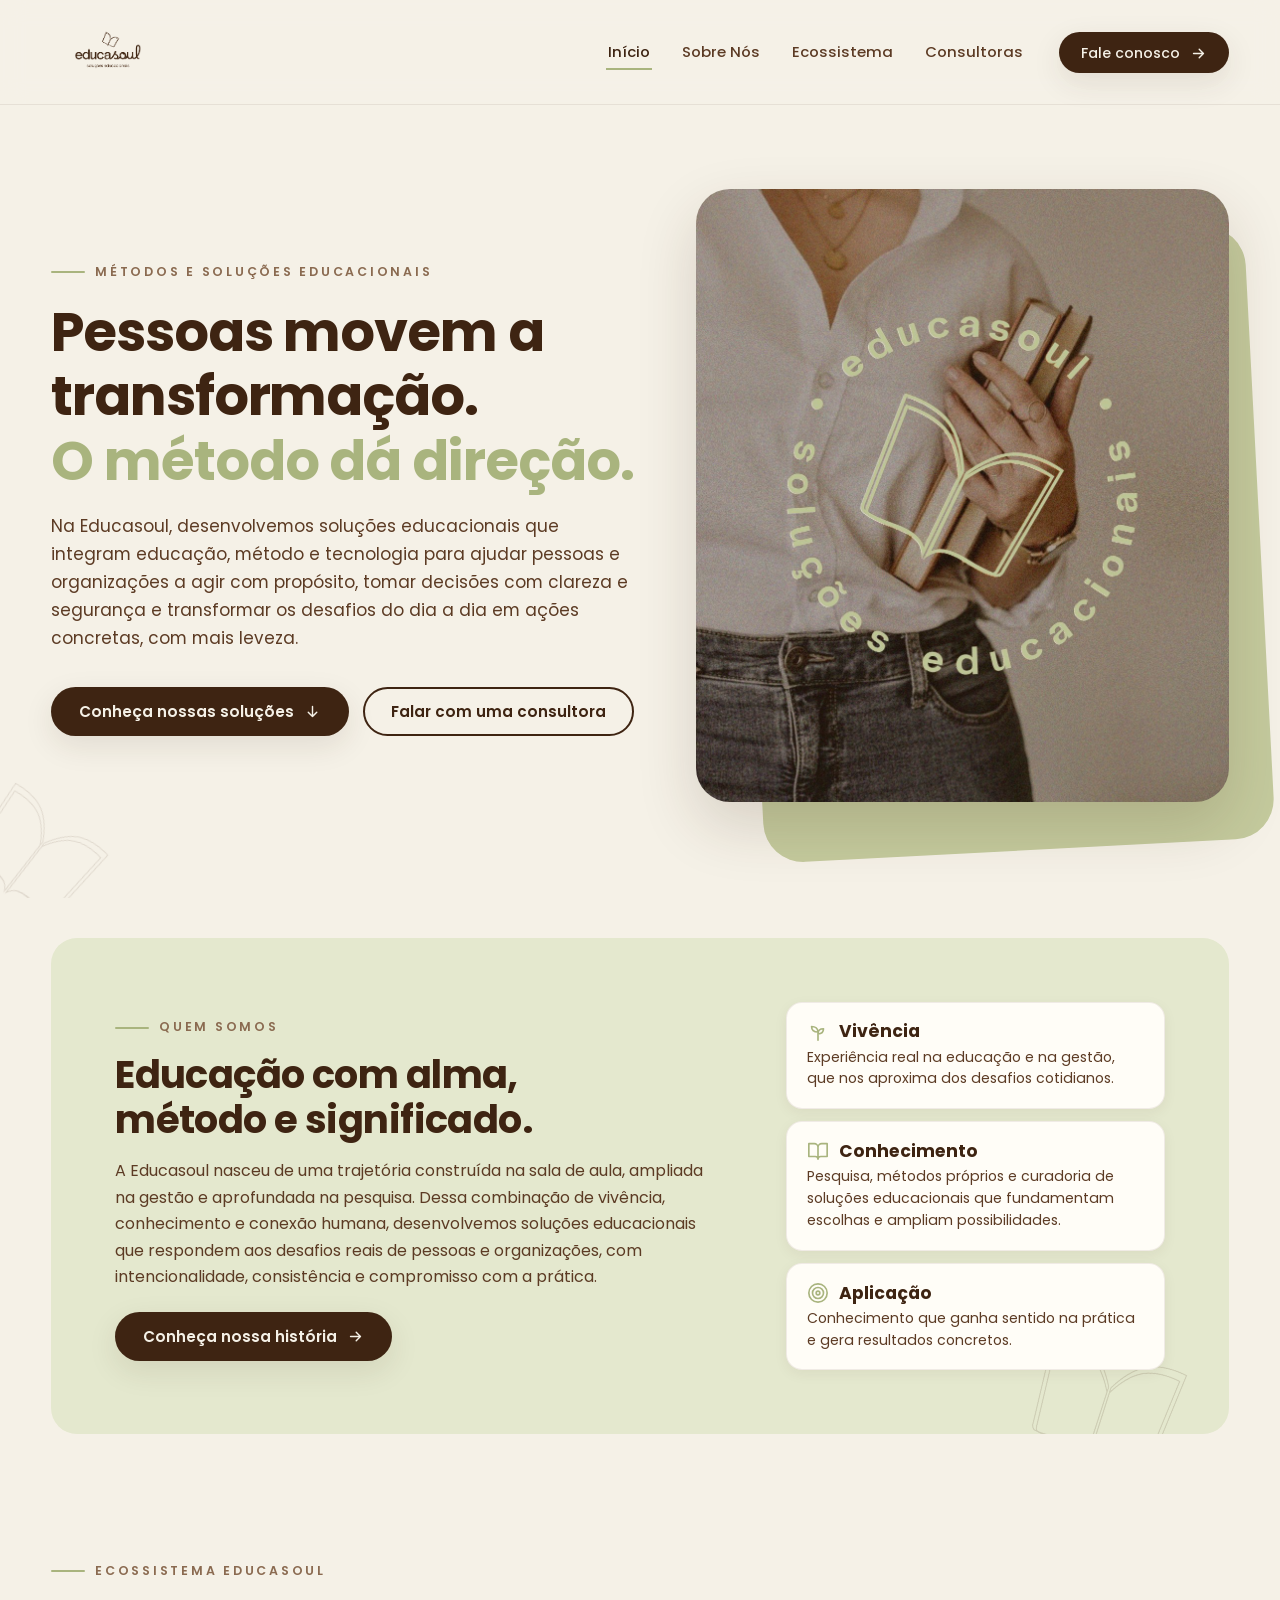
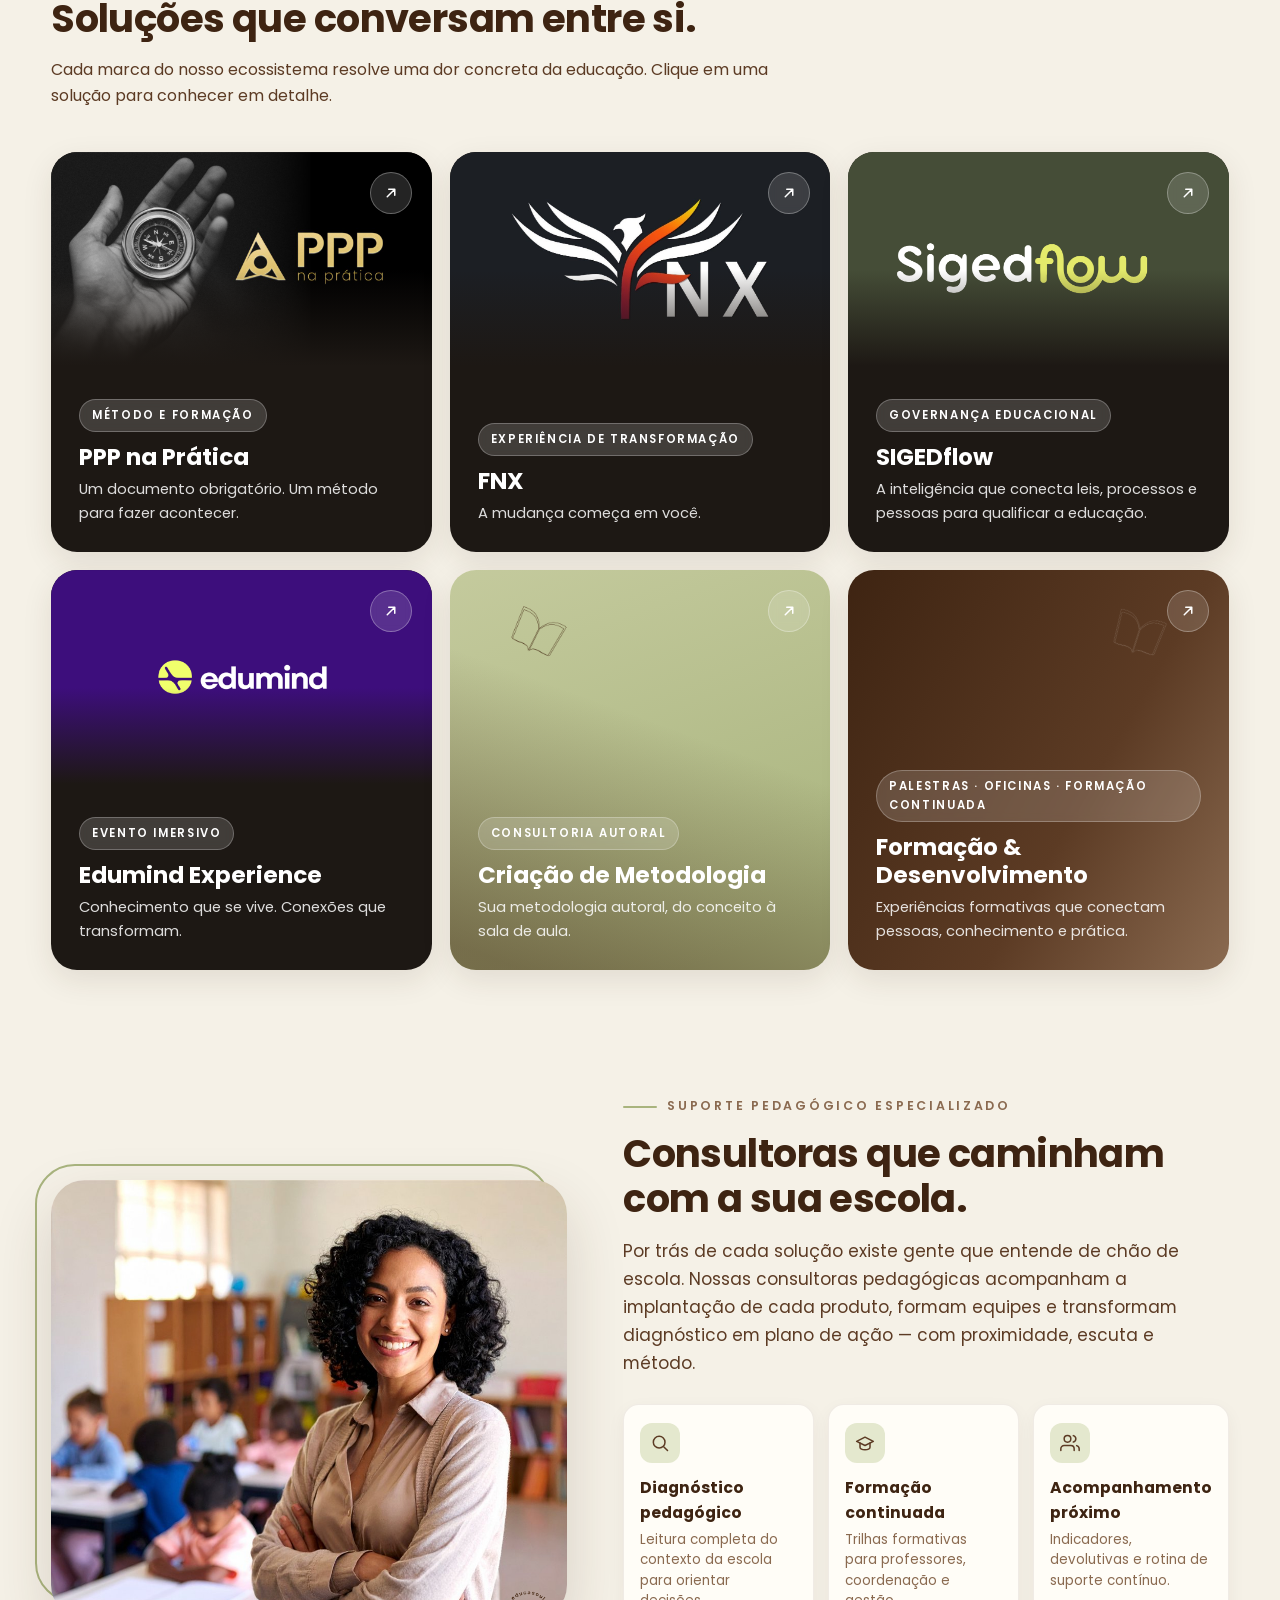
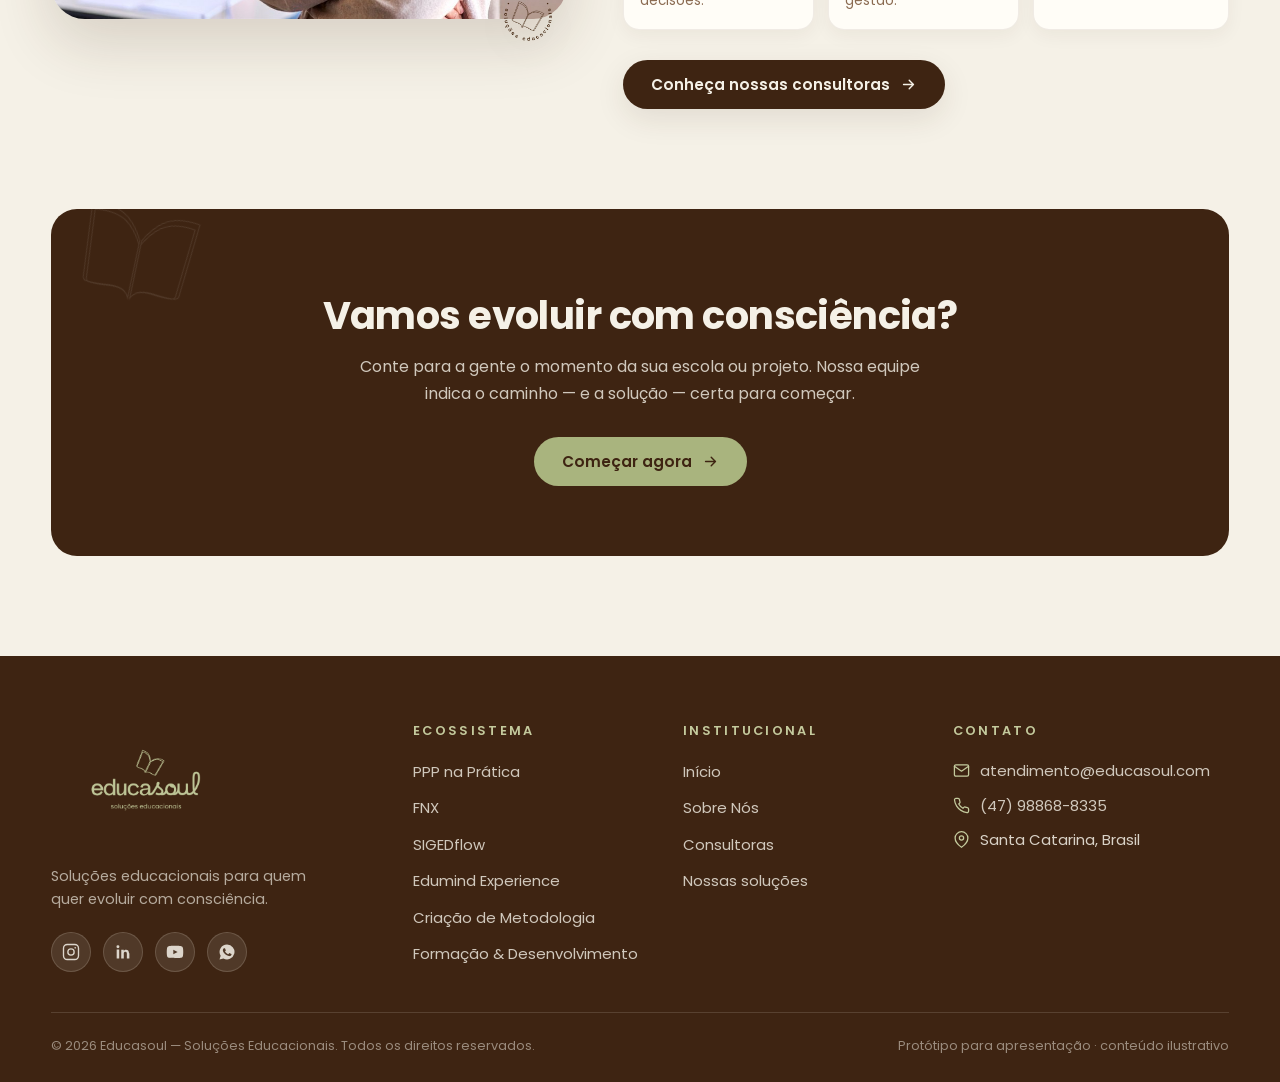
<file: Site educasoul/site/index.html>
<!DOCTYPE html>
<html lang="pt-BR">
<head>
<meta charset="UTF-8">
<meta name="viewport" content="width=device-width, initial-scale=1.0">
<!-- prévia: tirar o noindex na publicação final -->
<meta name="robots" content="noindex, nofollow">
<title>Educasoul — Soluções Educacionais</title>
<meta name="description" content="Métodos e soluções educacionais. Conheça o ecossistema Educasoul: PPP na Prática, FNX, SIGEDflow, Edumind Experience, Criação de Metodologia e Formação &amp; Desenvolvimento.">
<link rel="icon" type="image/png" href="assets/educasoul-book-brown.png">
<link rel="preconnect" href="https://fonts.googleapis.com">
<link rel="preconnect" href="https://fonts.gstatic.com" crossorigin>
<link href="https://fonts.googleapis.com/css2?family=Poppins:wght@300;400;500;600;700;800&family=Quicksand:wght@500;600;700&family=Libre+Franklin:wght@600;700;800&display=swap" rel="stylesheet">
<link rel="stylesheet" href="css/styles.css">
</head>
<body>

<!-- ======================= HEADER ======================= -->
<header class="site-header">
  <div class="container nav-wrap">
    <a class="brand" href="index.html" aria-label="Educasoul — página inicial">
      <img src="assets/educasoul-logo.png" alt="Educasoul — soluções educacionais">
    </a>
    <nav aria-label="Navegação principal">
      <ul class="nav-links">
        <li><a href="index.html" class="active">Início</a></li>
        <li><a href="sobre.html">Sobre Nós</a></li>
        <li><a href="#ecossistema">Ecossistema</a></li>
        <li><a href="consultoras.html">Consultoras</a></li>
        <li class="nav-cta">
          <a class="btn btn-solid" href="contato.html?tipo=contato">Fale conosco
            <svg viewBox="0 0 24 24" fill="none" stroke="currentColor" stroke-width="2" stroke-linecap="round" stroke-linejoin="round"><path d="M5 12h14M13 6l6 6-6 6"/></svg>
          </a>
        </li>
      </ul>
    </nav>
    <button class="nav-toggle" aria-label="Abrir menu" aria-expanded="false">
      <svg viewBox="0 0 24 24" fill="none" stroke="currentColor" stroke-width="2" stroke-linecap="round"><path d="M4 7h16M4 12h16M4 17h16"/></svg>
    </button>
  </div>
</header>

<main>

<!-- ======================= HERO ======================= -->
<section class="hero">
  <img class="hero-book" src="assets/educasoul-book-brown.png" alt="" aria-hidden="true">
  <div class="container">
    <div class="hero-copy">
      <span class="eyebrow">métodos e soluções educacionais</span>
      <h1 class="h-display">Pessoas movem a transformação.<br><em style="font-style:normal; color:var(--sage);">O método dá direção.</em></h1>
      <p class="lead">Na Educasoul, desenvolvemos soluções educacionais que integram educação, método e tecnologia para ajudar pessoas e organizações a agir com propósito, tomar decisões com clareza e segurança e transformar os desafios do dia a dia em ações concretas, com mais leveza.</p>
      <div class="hero-actions">
        <a class="btn btn-solid" href="#ecossistema">Conheça nossas soluções
          <svg viewBox="0 0 24 24" fill="none" stroke="currentColor" stroke-width="2" stroke-linecap="round" stroke-linejoin="round"><path d="M12 5v14M6 13l6 6 6-6"/></svg>
        </a>
        <a class="btn btn-outline" href="contato.html?tipo=contato">Falar com uma consultora</a>
      </div>
    </div>
    <div class="hero-media">
      <img class="photo" src="assets/hero-livros.jpg" alt="Educadora segurando livros, com o selo Educasoul">
    </div>
  </div>
</section>

<!-- ======================= INSTITUCIONAL ======================= -->
<section class="institucional" id="quem-somos">
  <div class="container">
    <div class="inst-card reveal">
      <div class="inst-copy">
        <span class="eyebrow">quem somos</span>
        <h2 class="h-sec">Educação com alma,<br>método e significado.</h2>
        <p>A Educasoul nasceu de uma trajetória construída na sala de aula, ampliada na gestão e aprofundada na pesquisa. Dessa combinação de vivência, conhecimento e conexão humana, desenvolvemos soluções educacionais que respondem aos desafios reais de pessoas e organizações, com intencionalidade, consistência e compromisso com a prática.</p>
        <a class="btn btn-solid" href="sobre.html">Conheça nossa história
          <svg viewBox="0 0 24 24" fill="none" stroke="currentColor" stroke-width="2" stroke-linecap="round" stroke-linejoin="round"><path d="M5 12h14M13 6l6 6-6 6"/></svg>
        </a>
      </div>
      <div class="pilares-home" aria-label="Nossos pilares">
        <div class="pilar-mini">
          <h3><svg viewBox="0 0 24 24" fill="none" stroke="currentColor" stroke-width="1.8" stroke-linecap="round" stroke-linejoin="round"><path d="M12 21v-9M12 12c0-4-3-6-7-6 0 4 3 6 7 6zM12 14c0-3.5 2.5-5.5 6-5.5 0 3.5-2.5 5.5-6 5.5z"/></svg> Vivência</h3>
          <p>Experiência real na educação e na gestão, que nos aproxima dos desafios cotidianos.</p>
        </div>
        <div class="pilar-mini">
          <h3><svg viewBox="0 0 24 24" fill="none" stroke="currentColor" stroke-width="1.8" stroke-linecap="round" stroke-linejoin="round"><path d="M2 4h6a4 4 0 014 4v13a3 3 0 00-3-3H2zM22 4h-6a4 4 0 00-4 4v13a3 3 0 013-3h7z"/></svg> Conhecimento</h3>
          <p>Pesquisa, métodos próprios e curadoria de soluções educacionais que fundamentam escolhas e ampliam possibilidades.</p>
        </div>
        <div class="pilar-mini">
          <h3><svg viewBox="0 0 24 24" fill="none" stroke="currentColor" stroke-width="1.8" stroke-linecap="round" stroke-linejoin="round"><circle cx="12" cy="12" r="10"/><circle cx="12" cy="12" r="6"/><circle cx="12" cy="12" r="2"/></svg> Aplicação</h3>
          <p>Conhecimento que ganha sentido na prática e gera resultados concretos.</p>
        </div>
      </div>
      <img class="watermark" src="assets/educasoul-book-brown.png" alt="" aria-hidden="true">
    </div>
  </div>
</section>

<!-- ======================= ECOSSISTEMA ======================= -->
<section class="ecossistema" id="ecossistema">
  <div class="container">
    <div class="sec-head reveal">
      <span class="eyebrow">ecossistema educasoul</span>
      <h2 class="h-sec">Soluções que conversam entre si.</h2>
      <p>Cada marca do nosso ecossistema resolve uma dor concreta da educação. Clique em uma solução para conhecer em detalhe.</p>
    </div>

    <div class="mosaic">
      <!-- PPP na Prática -->
      <a class="tile tile-ppp reveal" href="ppp-na-pratica.html" aria-label="Conhecer o PPP na Prática">
        <img class="tile-media" src="assets/ppp-card.jpg" alt="">
        <div class="tile-scrim"></div>
        <span class="tile-arrow"><svg viewBox="0 0 24 24" fill="none" stroke="currentColor" stroke-width="2" stroke-linecap="round" stroke-linejoin="round"><path d="M7 17L17 7M9 7h8v8"/></svg></span>
        <div class="tile-body">
          <span class="tile-tag">Método e formação</span>
          <h3>PPP na Prática</h3>
          <p>Um documento obrigatório. Um método para fazer acontecer.</p>
        </div>
      </a>

      <!-- FNX -->
      <a class="tile tile-fnx reveal" href="fenix.html" aria-label="Conhecer o FNX">
        <img class="tile-media" src="assets/fnx-card.jpg" alt="">
        <div class="tile-scrim"></div>
        <span class="tile-arrow"><svg viewBox="0 0 24 24" fill="none" stroke="currentColor" stroke-width="2" stroke-linecap="round" stroke-linejoin="round"><path d="M7 17L17 7M9 7h8v8"/></svg></span>
        <div class="tile-body">
          <span class="tile-tag">Experiência de transformação</span>
          <h3>FNX</h3>
          <p>A mudança começa em você.</p>
        </div>
      </a>

      <!-- SIGEDflow -->
      <a class="tile tile-siged reveal" href="sigedflow.html" aria-label="Conhecer o SIGEDflow">
        <img class="tile-media" src="assets/sigedflow-card.png" alt="">
        <div class="tile-scrim"></div>
        <span class="tile-arrow"><svg viewBox="0 0 24 24" fill="none" stroke="currentColor" stroke-width="2" stroke-linecap="round" stroke-linejoin="round"><path d="M7 17L17 7M9 7h8v8"/></svg></span>
        <div class="tile-body">
          <span class="tile-tag">Governança educacional</span>
          <h3>SIGEDflow</h3>
          <p>A inteligência que conecta leis, processos e pessoas para qualificar a educação.</p>
        </div>
      </a>

      <!-- Edumind -->
      <a class="tile tile-edu reveal" href="edumind.html" aria-label="Conhecer o Edumind Experience">
        <img class="tile-media" src="assets/edumind-card.png" alt="">
        <div class="tile-scrim"></div>
        <span class="tile-arrow"><svg viewBox="0 0 24 24" fill="none" stroke="currentColor" stroke-width="2" stroke-linecap="round" stroke-linejoin="round"><path d="M7 17L17 7M9 7h8v8"/></svg></span>
        <div class="tile-body">
          <span class="tile-tag">Evento imersivo</span>
          <h3>Edumind Experience</h3>
          <p>Conhecimento que se vive. Conexões que transformam.</p>
        </div>
      </a>

      <!-- Criação de Metodologia -->
      <a class="tile tile-meto reveal" href="metodologia.html" aria-label="Conhecer a Criação de Metodologia">
        <img class="meto-icon" src="assets/educasoul-book-brown.png" alt="">
        <div class="tile-scrim"></div>
        <span class="tile-arrow"><svg viewBox="0 0 24 24" fill="none" stroke="currentColor" stroke-width="2" stroke-linecap="round" stroke-linejoin="round"><path d="M7 17L17 7M9 7h8v8"/></svg></span>
        <div class="tile-body">
          <span class="tile-tag">Consultoria Autoral</span>
          <h3>Criação de Metodologia</h3>
          <p>Sua metodologia autoral, do conceito à sala de aula.</p>
        </div>
      </a>

      <!-- Formação & Desenvolvimento -->
      <a class="tile tile-form reveal" href="formacao.html" aria-label="Conhecer Formação &amp; Desenvolvimento">
        <img class="form-icon" src="assets/educasoul-book-cream.png" alt="">
        <div class="tile-scrim"></div>
        <span class="tile-arrow"><svg viewBox="0 0 24 24" fill="none" stroke="currentColor" stroke-width="2" stroke-linecap="round" stroke-linejoin="round"><path d="M7 17L17 7M9 7h8v8"/></svg></span>
        <div class="tile-body">
          <span class="tile-tag">Palestras · Oficinas · Formação continuada</span>
          <h3>Formação &amp; Desenvolvimento</h3>
          <p>Experiências formativas que conectam pessoas, conhecimento e prática.</p>
        </div>
      </a>
    </div>
  </div>
</section>

<!-- ======================= CONSULTORAS ======================= -->
<section class="consultoras" id="consultoras">
  <div class="container consult-grid">
    <div class="consult-media reveal">
      <img class="photo" src="assets/consultora-sala.jpg" alt="Consultora pedagógica sorrindo em sala de aula">
      <img class="consult-stamp" src="assets/educasoul-badge.png" alt="" aria-hidden="true">
    </div>
    <div class="consult-copy reveal">
      <span class="eyebrow">suporte pedagógico especializado</span>
      <h2 class="h-sec">Consultoras que caminham com a sua escola.</h2>
      <p class="lead">Por trás de cada solução existe gente que entende de chão de escola. Nossas consultoras pedagógicas acompanham a implantação de cada produto, formam equipes e transformam diagnóstico em plano de ação — com proximidade, escuta e método.</p>
      <div class="mini-cards">
        <div class="mini-card">
          <span class="ic"><svg viewBox="0 0 24 24" fill="none" stroke="currentColor" stroke-width="1.8" stroke-linecap="round" stroke-linejoin="round"><circle cx="11" cy="11" r="7"/><path d="M21 21l-4.3-4.3"/></svg></span>
          <h4>Diagnóstico pedagógico</h4>
          <p>Leitura completa do contexto da escola para orientar decisões.</p>
        </div>
        <div class="mini-card">
          <span class="ic"><svg viewBox="0 0 24 24" fill="none" stroke="currentColor" stroke-width="1.8" stroke-linecap="round" stroke-linejoin="round"><path d="M22 10L12 5 2 10l10 5 10-5z"/><path d="M6 12v5c0 1.7 2.7 3 6 3s6-1.3 6-3v-5"/></svg></span>
          <h4>Formação continuada</h4>
          <p>Trilhas formativas para professores, coordenação e gestão.</p>
        </div>
        <div class="mini-card">
          <span class="ic"><svg viewBox="0 0 24 24" fill="none" stroke="currentColor" stroke-width="1.8" stroke-linecap="round" stroke-linejoin="round"><path d="M17 21v-2a4 4 0 00-4-4H5a4 4 0 00-4 4v2"/><circle cx="9" cy="7" r="4"/><path d="M23 21v-2a4 4 0 00-3-3.87M16 3.13a4 4 0 010 7.75"/></svg></span>
          <h4>Acompanhamento próximo</h4>
          <p>Indicadores, devolutivas e rotina de suporte contínuo.</p>
        </div>
      </div>
      <a class="btn btn-solid" href="consultoras.html">Conheça nossas consultoras
        <svg viewBox="0 0 24 24" fill="none" stroke="currentColor" stroke-width="2" stroke-linecap="round" stroke-linejoin="round"><path d="M5 12h14M13 6l6 6-6 6"/></svg>
      </a>
    </div>
  </div>
</section>

<!-- ======================= CTA ======================= -->
<section class="cta-band">
  <div class="container">
    <div class="cta-inner reveal">
      <img class="watermark" src="assets/educasoul-book-cream.png" alt="" aria-hidden="true">
      <h2 class="h-sec">Vamos evoluir com consciência?</h2>
      <p>Conte para a gente o momento da sua escola ou projeto. Nossa equipe indica o caminho — e a solução — certa para começar.</p>
      <a class="btn btn-sage" href="contato.html?tipo=contato">Começar agora
        <svg viewBox="0 0 24 24" fill="none" stroke="currentColor" stroke-width="2" stroke-linecap="round" stroke-linejoin="round"><path d="M5 12h14M13 6l6 6-6 6"/></svg>
      </a>
    </div>
  </div>
</section>

</main>

<!-- ======================= FOOTER ======================= -->
<footer class="site-footer" id="contato">
  <div class="container">
    <div class="footer-grid">
      <div class="footer-brand">
        <img src="assets/educasoul-logo-sage.png" alt="Educasoul — soluções educacionais">
        <p>Soluções educacionais para quem quer evoluir com consciência.</p>
        <div class="social-row">
          <a href="#" aria-label="Instagram"><svg viewBox="0 0 24 24" fill="none" stroke="currentColor" stroke-width="1.8" stroke-linecap="round" stroke-linejoin="round"><rect x="2" y="2" width="20" height="20" rx="5"/><circle cx="12" cy="12" r="4.2"/><circle cx="17.6" cy="6.4" r="1.1" fill="currentColor" stroke="none"/></svg></a>
          <a href="#" aria-label="LinkedIn"><svg viewBox="0 0 24 24" fill="currentColor"><path d="M6.94 8.5v12H3.56v-12h3.38zM5.25 3a1.97 1.97 0 110 3.94 1.97 1.97 0 010-3.94zM20.5 13.9v6.6h-3.37v-6.2c0-1.56-.56-2.62-1.96-2.62-1.07 0-1.7.72-1.98 1.41-.1.25-.13.6-.13.94v6.47H9.69s.05-10.5 0-11.59h3.37v1.64c.45-.69 1.25-1.68 3.04-1.68 2.22 0 3.9 1.45 3.9 4.57z"/></svg></a>
          <a href="#" aria-label="YouTube"><svg viewBox="0 0 24 24" fill="currentColor"><path d="M23 12s0-3.85-.49-5.7a2.98 2.98 0 00-2.1-2.1C18.56 3.7 12 3.7 12 3.7s-6.56 0-8.41.5a2.98 2.98 0 00-2.1 2.1C1 8.15 1 12 1 12s0 3.85.49 5.7c.27 1.02 1.08 1.83 2.1 2.1 1.85.5 8.41.5 8.41.5s6.56 0 8.41-.5a2.98 2.98 0 002.1-2.1C23 15.85 23 12 23 12zM9.75 8.85l5.75 3.15-5.75 3.15v-6.3z"/></svg></a>
          <a href="https://wa.me/5547988688335" target="_blank" rel="noopener" aria-label="WhatsApp"><svg viewBox="0 0 24 24" fill="currentColor"><path d="M12.04 2a9.9 9.9 0 00-8.5 14.97L2 22l5.18-1.5A9.9 9.9 0 1012.04 2zm5.77 14.13c-.24.68-1.4 1.3-1.93 1.35-.52.05-1.01.24-3.4-.7-2.87-1.13-4.7-4.06-4.84-4.25-.14-.19-1.16-1.55-1.16-2.95 0-1.4.73-2.09 1-2.38.26-.29.57-.36.76-.36l.55.01c.18 0 .42-.07.65.5.24.57.8 1.97.87 2.11.07.14.12.31.02.5-.09.19-.14.3-.28.47l-.43.5c-.14.14-.29.3-.12.58.16.29.73 1.2 1.56 1.95 1.08.96 1.98 1.26 2.27 1.4.28.14.45.12.62-.07.16-.19.71-.83.9-1.11.19-.29.38-.24.64-.14.26.09 1.66.78 1.94.92.29.14.48.22.55.34.07.12.07.68-.17 1.33z"/></svg></a>
        </div>
      </div>

      <div class="footer-col">
        <h5>Ecossistema</h5>
        <ul>
          <li><a href="ppp-na-pratica.html">PPP na Prática</a></li>
          <li><a href="fenix.html">FNX</a></li>
          <li><a href="sigedflow.html">SIGEDflow</a></li>
          <li><a href="edumind.html">Edumind Experience</a></li>
          <li><a href="metodologia.html">Criação de Metodologia</a></li>
          <li><a href="formacao.html">Formação &amp; Desenvolvimento</a></li>
        </ul>
      </div>

      <div class="footer-col">
        <h5>Institucional</h5>
        <ul>
          <li><a href="index.html">Início</a></li>
          <li><a href="sobre.html">Sobre Nós</a></li>
          <li><a href="consultoras.html">Consultoras</a></li>
          <li><a href="index.html#ecossistema">Nossas soluções</a></li>
        </ul>
      </div>

      <div class="footer-col">
        <h5>Contato</h5>
        <ul>
          <li class="contact-item">
            <svg viewBox="0 0 24 24" fill="none" stroke="currentColor" stroke-width="1.8" stroke-linecap="round" stroke-linejoin="round"><path d="M4 4h16c1.1 0 2 .9 2 2v12c0 1.1-.9 2-2 2H4c-1.1 0-2-.9-2-2V6c0-1.1.9-2 2-2z"/><path d="M22 6l-10 7L2 6"/></svg>
            <a href="mailto:atendimento@educasoul.com">atendimento@educasoul.com</a>
          </li>
          <li class="contact-item">
            <svg viewBox="0 0 24 24" fill="none" stroke="currentColor" stroke-width="1.8" stroke-linecap="round" stroke-linejoin="round"><path d="M22 16.92v3a2 2 0 01-2.18 2 19.79 19.79 0 01-8.63-3.07 19.5 19.5 0 01-6-6A19.79 19.79 0 012.12 4.18 2 2 0 014.11 2h3a2 2 0 012 1.72c.13.96.36 1.9.7 2.81a2 2 0 01-.45 2.11L8.09 9.91a16 16 0 006 6l1.27-1.27a2 2 0 012.11-.45c.91.34 1.85.57 2.81.7A2 2 0 0122 16.92z"/></svg>
            <a href="https://wa.me/5547988688335" target="_blank" rel="noopener">(47) 98868-8335</a>
          </li>
          <li class="contact-item">
            <svg viewBox="0 0 24 24" fill="none" stroke="currentColor" stroke-width="1.8" stroke-linecap="round" stroke-linejoin="round"><path d="M21 10c0 7-9 13-9 13S3 17 3 10a9 9 0 0118 0z"/><circle cx="12" cy="10" r="3"/></svg>
            <span>Santa Catarina, Brasil</span>
          </li>
        </ul>
      </div>
    </div>

    <div class="footer-bottom">
      <span>© <span data-year>2026</span> Educasoul — Soluções Educacionais. Todos os direitos reservados.</span>
      <span>Protótipo para apresentação · conteúdo ilustrativo</span>
    </div>
  </div>
</footer>

<script src="js/main.js"></script>
</body>
</html>
</file>
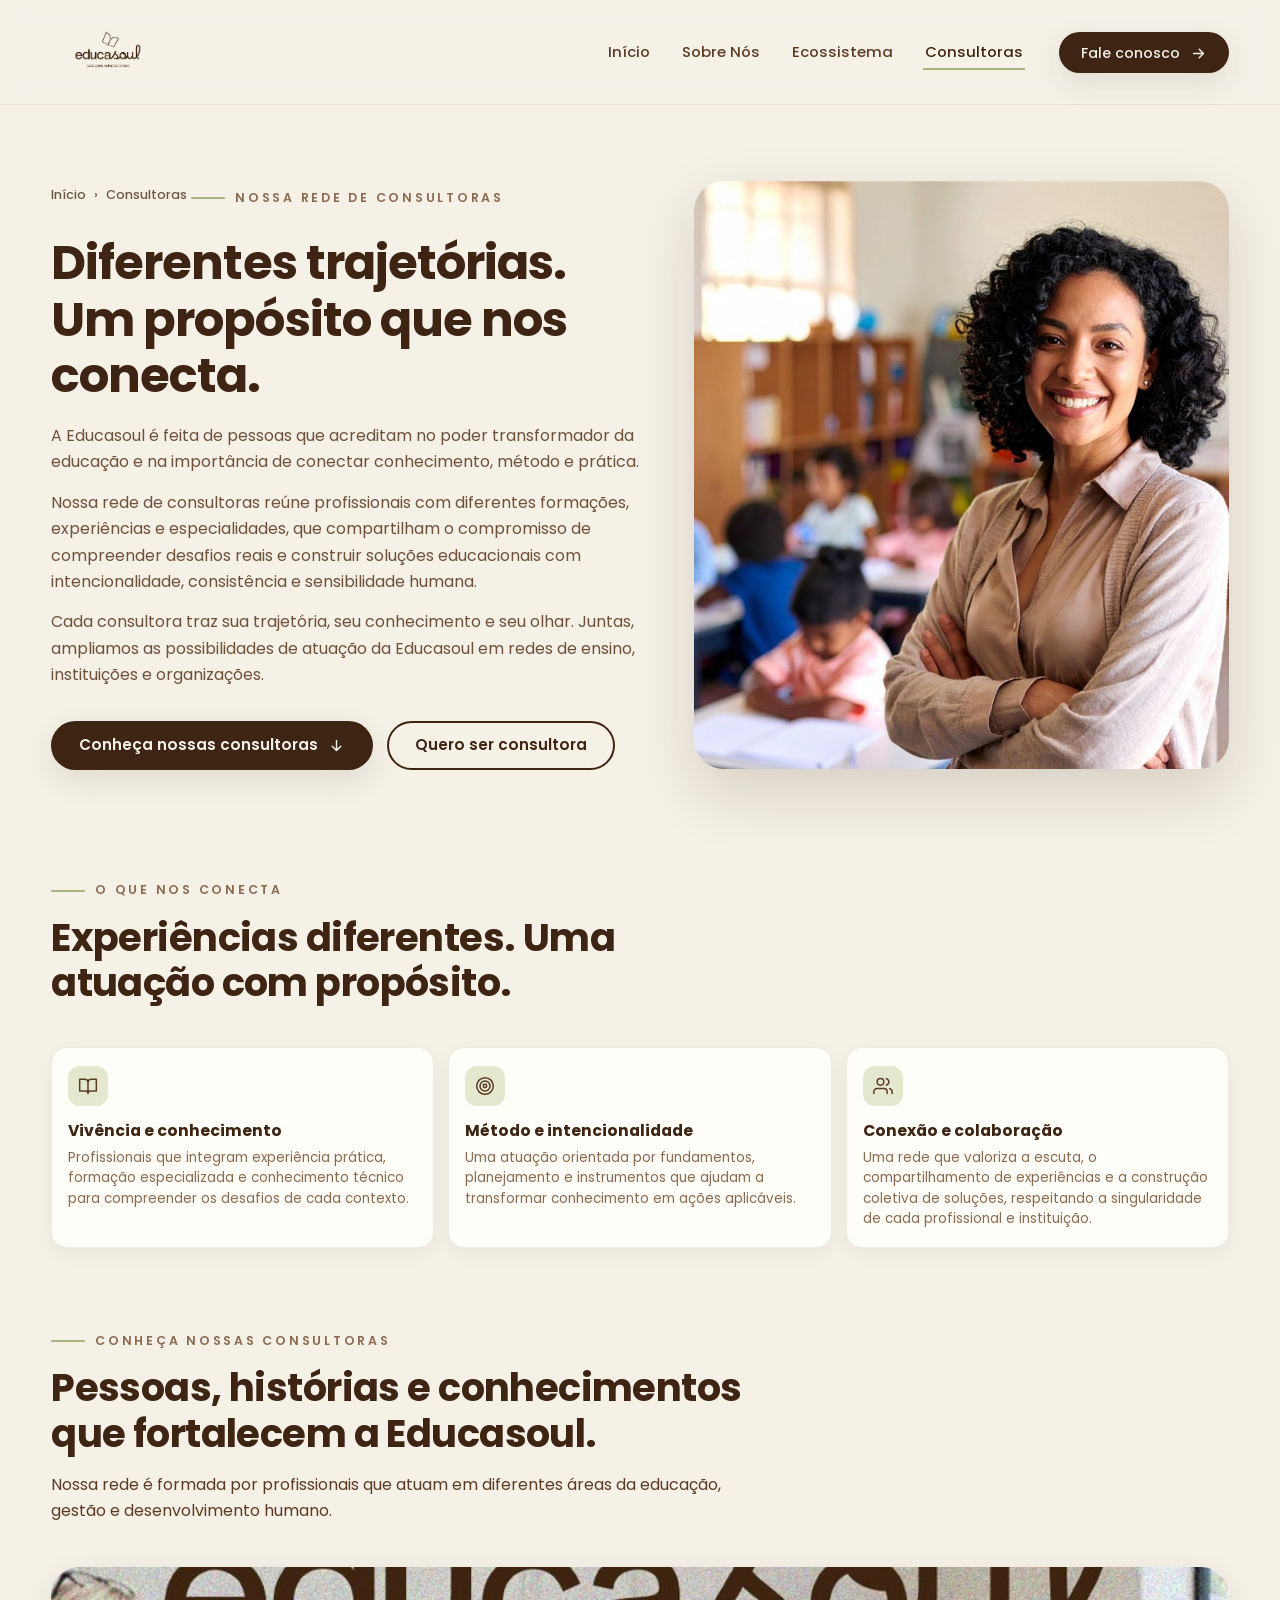
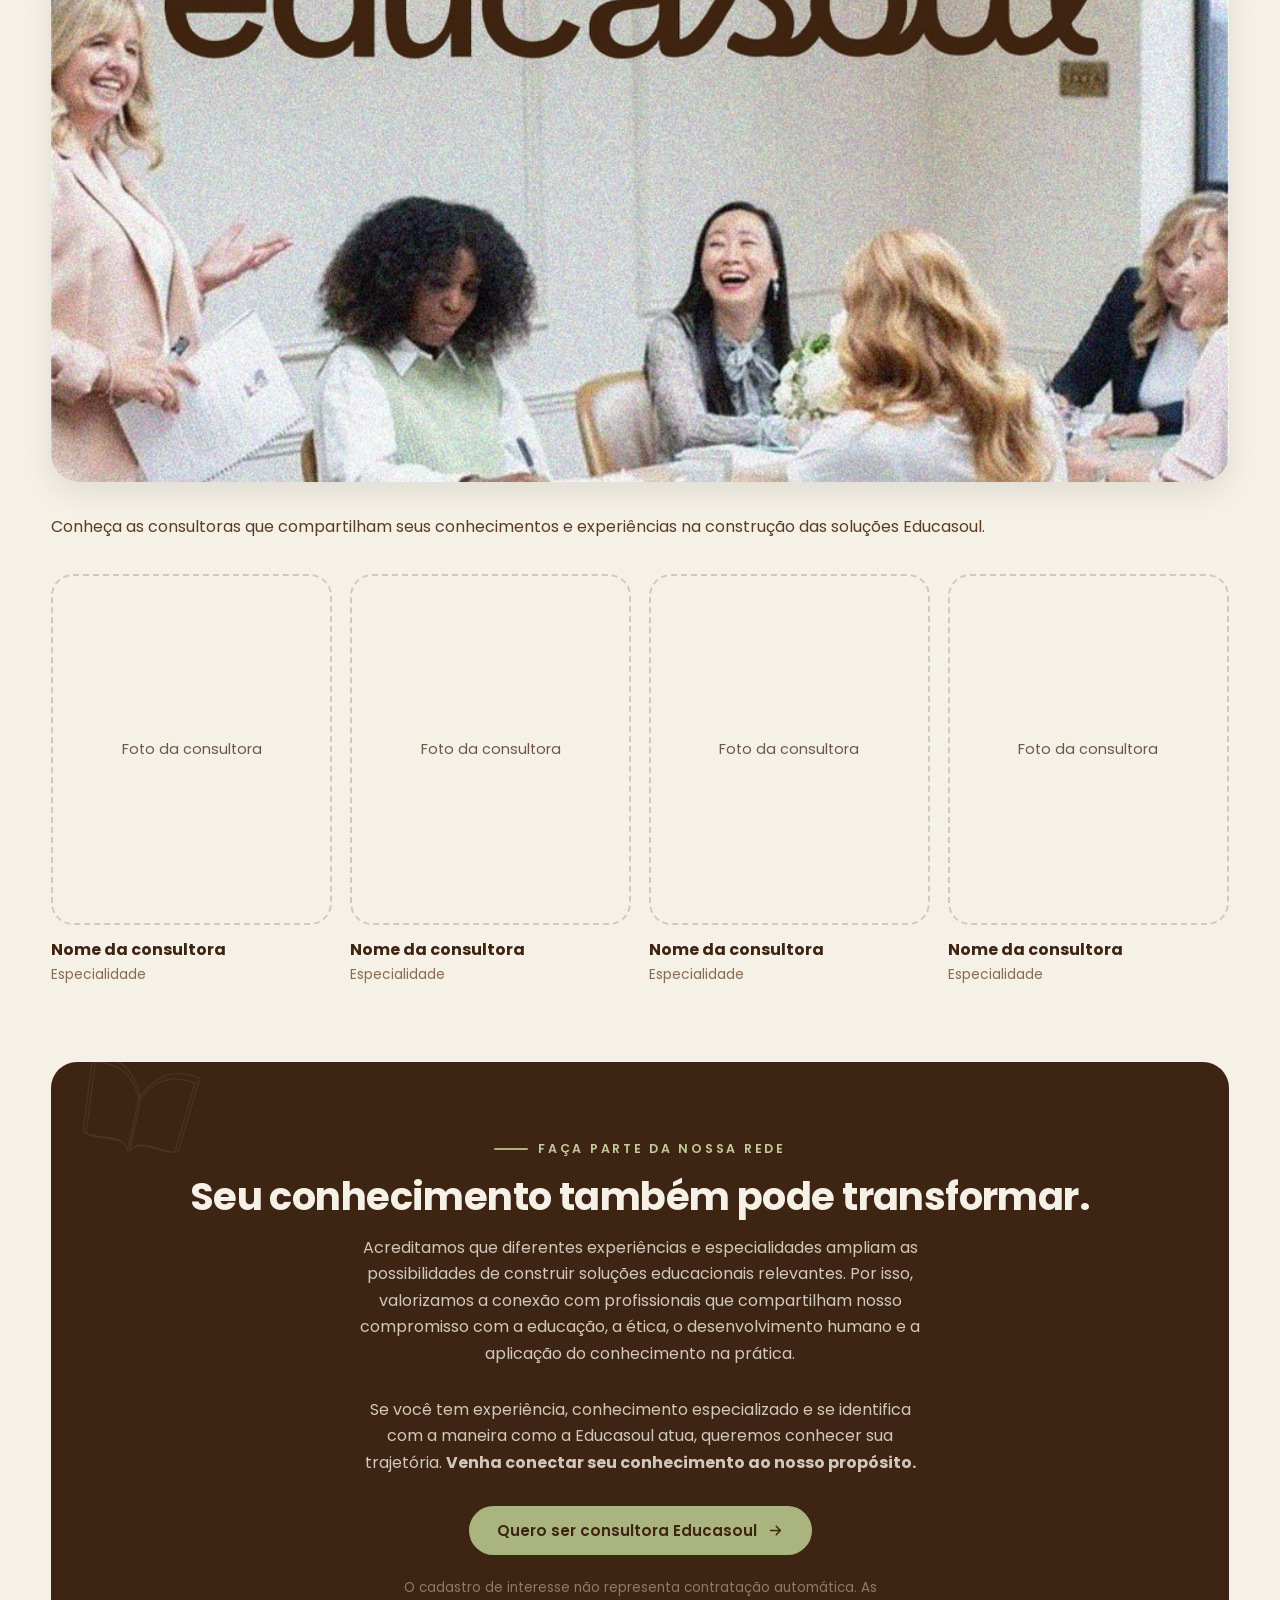
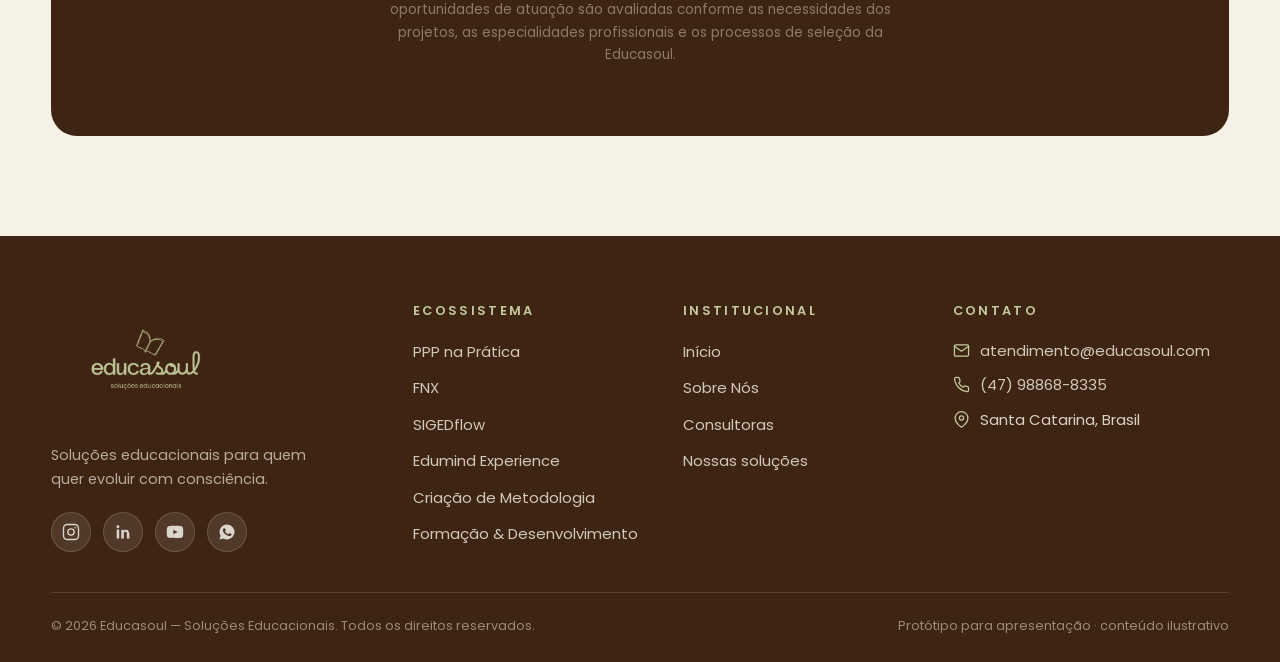
<file: Site educasoul/site/consultoras.html>
<!DOCTYPE html>
<html lang="pt-BR">
<head>
<meta charset="UTF-8">
<meta name="viewport" content="width=device-width, initial-scale=1.0">
<!-- prévia: tirar o noindex na publicação final -->
<meta name="robots" content="noindex, nofollow">
<title>Consultoras — Educasoul</title>
<meta name="description" content="Conheça a rede de consultoras Educasoul e saiba como fazer parte.">
<link rel="icon" type="image/png" href="assets/educasoul-book-brown.png">
<link rel="preconnect" href="https://fonts.googleapis.com">
<link rel="preconnect" href="https://fonts.gstatic.com" crossorigin>
<link href="https://fonts.googleapis.com/css2?family=Poppins:wght@300;400;500;600;700;800&family=Quicksand:wght@500;600;700&family=Libre+Franklin:wght@600;700;800&display=swap" rel="stylesheet">
<link rel="stylesheet" href="css/styles.css">
<style>
  .equipe-grid { display: grid; grid-template-columns: repeat(4, 1fr); gap: 18px; margin-top: 34px; }
  .membro .placeholder { aspect-ratio: 4/5; min-height: 0; }
  .membro h4 { margin-top: 12px; font-size: 1rem; }
  .membro p { font-size: .86rem; color: var(--brown-soft); }
  @media (max-width: 1020px) { .equipe-grid { grid-template-columns: 1fr 1fr; } }
</style>
</head>
<body>

<header class="site-header">
  <div class="container nav-wrap">
    <a class="brand" href="index.html" aria-label="Educasoul — página inicial">
      <img src="assets/educasoul-logo.png" alt="Educasoul — soluções educacionais">
    </a>
    <nav aria-label="Navegação principal">
      <ul class="nav-links">
        <li><a href="index.html">Início</a></li>
        <li><a href="sobre.html">Sobre Nós</a></li>
        <li><a href="index.html#ecossistema">Ecossistema</a></li>
        <li><a href="consultoras.html" class="active">Consultoras</a></li>
        <li class="nav-cta">
          <a class="btn btn-solid" href="contato.html?tipo=contato">Fale conosco
            <svg viewBox="0 0 24 24" fill="none" stroke="currentColor" stroke-width="2" stroke-linecap="round" stroke-linejoin="round"><path d="M5 12h14M13 6l6 6-6 6"/></svg>
          </a>
        </li>
      </ul>
    </nav>
    <button class="nav-toggle" aria-label="Abrir menu" aria-expanded="false">
      <svg viewBox="0 0 24 24" fill="none" stroke="currentColor" stroke-width="2" stroke-linecap="round"><path d="M4 7h16M4 12h16M4 17h16"/></svg>
    </button>
  </div>
</header>

<main>
<!-- 1. NOSSA REDE -->
<section class="page-hero">
  <div class="container">
    <div>
      <nav class="crumb" aria-label="Você está em">
        <a href="index.html">Início</a> <span>›</span> <span>Consultoras</span>
      </nav>
      <span class="eyebrow">nossa rede de consultoras</span>
      <h1 class="h-display">Diferentes trajetórias. Um propósito que nos conecta.</h1>
      <div class="prose" style="color:var(--brown-2);">
        <p>A Educasoul é feita de pessoas que acreditam no poder transformador da educação e na importância de conectar conhecimento, método e prática.</p>
        <p>Nossa rede de consultoras reúne profissionais com diferentes formações, experiências e especialidades, que compartilham o compromisso de compreender desafios reais e construir soluções educacionais com intencionalidade, consistência e sensibilidade humana.</p>
        <p>Cada consultora traz sua trajetória, seu conhecimento e seu olhar. Juntas, ampliamos as possibilidades de atuação da Educasoul em redes de ensino, instituições e organizações.</p>
      </div>
      <div class="hero-actions mt-l">
        <a class="btn btn-solid" href="#conheca">Conheça nossas consultoras <svg viewBox="0 0 24 24" fill="none" stroke="currentColor" stroke-width="2" stroke-linecap="round" stroke-linejoin="round"><path d="M12 5v14M6 13l6 6 6-6"/></svg></a>
        <a class="btn btn-outline" href="contato.html?tipo=consultora">Quero ser consultora</a>
      </div>
    </div>
    <div class="media reveal">
      <img src="assets/consultora-sala.jpg" alt="Consultora pedagógica sorrindo em sala de aula" style="aspect-ratio:4/4.4;">
    </div>
  </div>
</section>

<!-- 2. O QUE NOS CONECTA -->
<section class="section" style="padding-top:20px;">
  <div class="container">
    <div class="sec-head reveal">
      <span class="eyebrow">o que nos conecta</span>
      <h2 class="h-sec">Experiências diferentes. Uma atuação com propósito.</h2>
    </div>
    <div class="mini-cards" style="margin:0;">
      <div class="mini-card reveal"><span class="ic"><svg viewBox="0 0 24 24" fill="none" stroke="currentColor" stroke-width="1.8" stroke-linecap="round" stroke-linejoin="round"><path d="M2 4h6a4 4 0 014 4v13a3 3 0 00-3-3H2zM22 4h-6a4 4 0 00-4 4v13a3 3 0 013-3h7z"/></svg></span><h4>Vivência e conhecimento</h4><p>Profissionais que integram experiência prática, formação especializada e conhecimento técnico para compreender os desafios de cada contexto.</p></div>
      <div class="mini-card reveal"><span class="ic"><svg viewBox="0 0 24 24" fill="none" stroke="currentColor" stroke-width="1.8" stroke-linecap="round" stroke-linejoin="round"><circle cx="12" cy="12" r="10"/><circle cx="12" cy="12" r="6"/><circle cx="12" cy="12" r="2"/></svg></span><h4>Método e intencionalidade</h4><p>Uma atuação orientada por fundamentos, planejamento e instrumentos que ajudam a transformar conhecimento em ações aplicáveis.</p></div>
      <div class="mini-card reveal"><span class="ic"><svg viewBox="0 0 24 24" fill="none" stroke="currentColor" stroke-width="1.8" stroke-linecap="round" stroke-linejoin="round"><path d="M17 21v-2a4 4 0 00-4-4H5a4 4 0 00-4 4v2"/><circle cx="9" cy="7" r="4"/><path d="M23 21v-2a4 4 0 00-3-3.87M16 3.13a4 4 0 010 7.75"/></svg></span><h4>Conexão e colaboração</h4><p>Uma rede que valoriza a escuta, o compartilhamento de experiências e a construção coletiva de soluções, respeitando a singularidade de cada profissional e instituição.</p></div>
    </div>
  </div>
</section>

<!-- 3. CONHEÇA -->
<section class="section" id="conheca" style="padding-top:0;">
  <div class="container">
    <div class="sec-head reveal">
      <span class="eyebrow">conheça nossas consultoras</span>
      <h2 class="h-sec">Pessoas, histórias e conhecimentos que fortalecem a Educasoul.</h2>
      <p>Nossa rede é formada por profissionais que atuam em diferentes áreas da educação, gestão e desenvolvimento humano.</p>
    </div>
    <!-- TODO-CLIENTE: trocar pela foto do grupo de consultoras -->
    <div class="reveal">
      <img src="assets/consultoras-reuniao.jpg" alt="Consultoras Educasoul reunidas" style="border-radius:28px; width:100%; aspect-ratio:16/7; object-fit:cover; box-shadow:var(--shadow-1);">
    </div>
    <p class="reveal mt-l" style="color:var(--brown-2);">Conheça as consultoras que compartilham seus conhecimentos e experiências na construção das soluções Educasoul.</p>
    <!-- TODO-CLIENTE: fotos individuais, nome e especialidade de cada consultora (duplicar o bloco .membro) -->
    <div class="equipe-grid">
      <div class="membro reveal"><div class="placeholder">Foto da consultora</div><h4>Nome da consultora</h4><p>Especialidade</p></div>
      <div class="membro reveal"><div class="placeholder">Foto da consultora</div><h4>Nome da consultora</h4><p>Especialidade</p></div>
      <div class="membro reveal"><div class="placeholder">Foto da consultora</div><h4>Nome da consultora</h4><p>Especialidade</p></div>
      <div class="membro reveal"><div class="placeholder">Foto da consultora</div><h4>Nome da consultora</h4><p>Especialidade</p></div>
    </div>
  </div>
</section>

<!-- 4. FAÇA PARTE -->
<section class="cta-band">
  <div class="container">
    <div class="cta-inner reveal">
      <img class="watermark" src="assets/educasoul-book-cream.png" alt="" aria-hidden="true">
      <span class="eyebrow" style="color:var(--sage-soft);">faça parte da nossa rede</span>
      <h2 class="h-sec">Seu conhecimento também pode transformar.</h2>
      <p>Acreditamos que diferentes experiências e especialidades ampliam as possibilidades de construir soluções educacionais relevantes. Por isso, valorizamos a conexão com profissionais que compartilham nosso compromisso com a educação, a ética, o desenvolvimento humano e a aplicação do conhecimento na prática.</p>
      <p>Se você tem experiência, conhecimento especializado e se identifica com a maneira como a Educasoul atua, queremos conhecer sua trajetória. <strong>Venha conectar seu conhecimento ao nosso propósito.</strong></p>
      <a class="btn btn-sage" href="contato.html?tipo=consultora">Quero ser consultora Educasoul <svg viewBox="0 0 24 24" fill="none" stroke="currentColor" stroke-width="2" stroke-linecap="round" stroke-linejoin="round"><path d="M5 12h14M13 6l6 6-6 6"/></svg></a>
      <p class="note" style="margin:22px auto 0; color:rgba(245,241,231,.6);">O cadastro de interesse não representa contratação automática. As oportunidades de atuação são avaliadas conforme as necessidades dos projetos, as especialidades profissionais e os processos de seleção da Educasoul.</p>
    </div>
  </div>
</section>

</main>

<footer class="site-footer" id="contato">
  <div class="container">
    <div class="footer-grid">
      <div class="footer-brand">
        <img src="assets/educasoul-logo-sage.png" alt="Educasoul — soluções educacionais">
        <p>Soluções educacionais para quem quer evoluir com consciência.</p>
        <div class="social-row">
          <a href="#" aria-label="Instagram"><svg viewBox="0 0 24 24" fill="none" stroke="currentColor" stroke-width="1.8" stroke-linecap="round" stroke-linejoin="round"><rect x="2" y="2" width="20" height="20" rx="5"/><circle cx="12" cy="12" r="4.2"/><circle cx="17.6" cy="6.4" r="1.1" fill="currentColor" stroke="none"/></svg></a>
          <a href="#" aria-label="LinkedIn"><svg viewBox="0 0 24 24" fill="currentColor"><path d="M6.94 8.5v12H3.56v-12h3.38zM5.25 3a1.97 1.97 0 110 3.94 1.97 1.97 0 010-3.94zM20.5 13.9v6.6h-3.37v-6.2c0-1.56-.56-2.62-1.96-2.62-1.07 0-1.7.72-1.98 1.41-.1.25-.13.6-.13.94v6.47H9.69s.05-10.5 0-11.59h3.37v1.64c.45-.69 1.25-1.68 3.04-1.68 2.22 0 3.9 1.45 3.9 4.57z"/></svg></a>
          <a href="#" aria-label="YouTube"><svg viewBox="0 0 24 24" fill="currentColor"><path d="M23 12s0-3.85-.49-5.7a2.98 2.98 0 00-2.1-2.1C18.56 3.7 12 3.7 12 3.7s-6.56 0-8.41.5a2.98 2.98 0 00-2.1 2.1C1 8.15 1 12 1 12s0 3.85.49 5.7c.27 1.02 1.08 1.83 2.1 2.1 1.85.5 8.41.5 8.41.5s6.56 0 8.41-.5a2.98 2.98 0 002.1-2.1C23 15.85 23 12 23 12zM9.75 8.85l5.75 3.15-5.75 3.15v-6.3z"/></svg></a>
          <a href="https://wa.me/5547988688335" target="_blank" rel="noopener" aria-label="WhatsApp"><svg viewBox="0 0 24 24" fill="currentColor"><path d="M12.04 2a9.9 9.9 0 00-8.5 14.97L2 22l5.18-1.5A9.9 9.9 0 1012.04 2zm5.77 14.13c-.24.68-1.4 1.3-1.93 1.35-.52.05-1.01.24-3.4-.7-2.87-1.13-4.7-4.06-4.84-4.25-.14-.19-1.16-1.55-1.16-2.95 0-1.4.73-2.09 1-2.38.26-.29.57-.36.76-.36l.55.01c.18 0 .42-.07.65.5.24.57.8 1.97.87 2.11.07.14.12.31.02.5-.09.19-.14.3-.28.47l-.43.5c-.14.14-.29.3-.12.58.16.29.73 1.2 1.56 1.95 1.08.96 1.98 1.26 2.27 1.4.28.14.45.12.62-.07.16-.19.71-.83.9-1.11.19-.29.38-.24.64-.14.26.09 1.66.78 1.94.92.29.14.48.22.55.34.07.12.07.68-.17 1.33z"/></svg></a>
        </div>
      </div>
      <div class="footer-col">
        <h5>Ecossistema</h5>
        <ul>
          <li><a href="ppp-na-pratica.html">PPP na Prática</a></li>
          <li><a href="fenix.html">FNX</a></li>
          <li><a href="sigedflow.html">SIGEDflow</a></li>
          <li><a href="edumind.html">Edumind Experience</a></li>
          <li><a href="metodologia.html">Criação de Metodologia</a></li>
          <li><a href="formacao.html">Formação &amp; Desenvolvimento</a></li>
        </ul>
      </div>
      <div class="footer-col">
        <h5>Institucional</h5>
        <ul>
          <li><a href="index.html">Início</a></li>
          <li><a href="sobre.html">Sobre Nós</a></li>
          <li><a href="consultoras.html">Consultoras</a></li>
          <li><a href="index.html#ecossistema">Nossas soluções</a></li>
        </ul>
      </div>
      <div class="footer-col">
        <h5>Contato</h5>
        <ul>
          <li class="contact-item">
            <svg viewBox="0 0 24 24" fill="none" stroke="currentColor" stroke-width="1.8" stroke-linecap="round" stroke-linejoin="round"><path d="M4 4h16c1.1 0 2 .9 2 2v12c0 1.1-.9 2-2 2H4c-1.1 0-2-.9-2-2V6c0-1.1.9-2 2-2z"/><path d="M22 6l-10 7L2 6"/></svg>
            <a href="mailto:atendimento@educasoul.com">atendimento@educasoul.com</a>
          </li>
          <li class="contact-item">
            <svg viewBox="0 0 24 24" fill="none" stroke="currentColor" stroke-width="1.8" stroke-linecap="round" stroke-linejoin="round"><path d="M22 16.92v3a2 2 0 01-2.18 2 19.79 19.79 0 01-8.63-3.07 19.5 19.5 0 01-6-6A19.79 19.79 0 012.12 4.18 2 2 0 014.11 2h3a2 2 0 012 1.72c.13.96.36 1.9.7 2.81a2 2 0 01-.45 2.11L8.09 9.91a16 16 0 006 6l1.27-1.27a2 2 0 012.11-.45c.91.34 1.85.57 2.81.7A2 2 0 0122 16.92z"/></svg>
            <a href="https://wa.me/5547988688335" target="_blank" rel="noopener">(47) 98868-8335</a>
          </li>
          <li class="contact-item">
            <svg viewBox="0 0 24 24" fill="none" stroke="currentColor" stroke-width="1.8" stroke-linecap="round" stroke-linejoin="round"><path d="M21 10c0 7-9 13-9 13S3 17 3 10a9 9 0 0118 0z"/><circle cx="12" cy="10" r="3"/></svg>
            <span>Santa Catarina, Brasil</span>
          </li>
        </ul>
      </div>
    </div>
    <div class="footer-bottom">
      <span>© <span data-year>2026</span> Educasoul — Soluções Educacionais. Todos os direitos reservados.</span>
      <span>Protótipo para apresentação · conteúdo ilustrativo</span>
    </div>
  </div>
</footer>

<script src="js/main.js"></script>
</body>
</html>
</file>
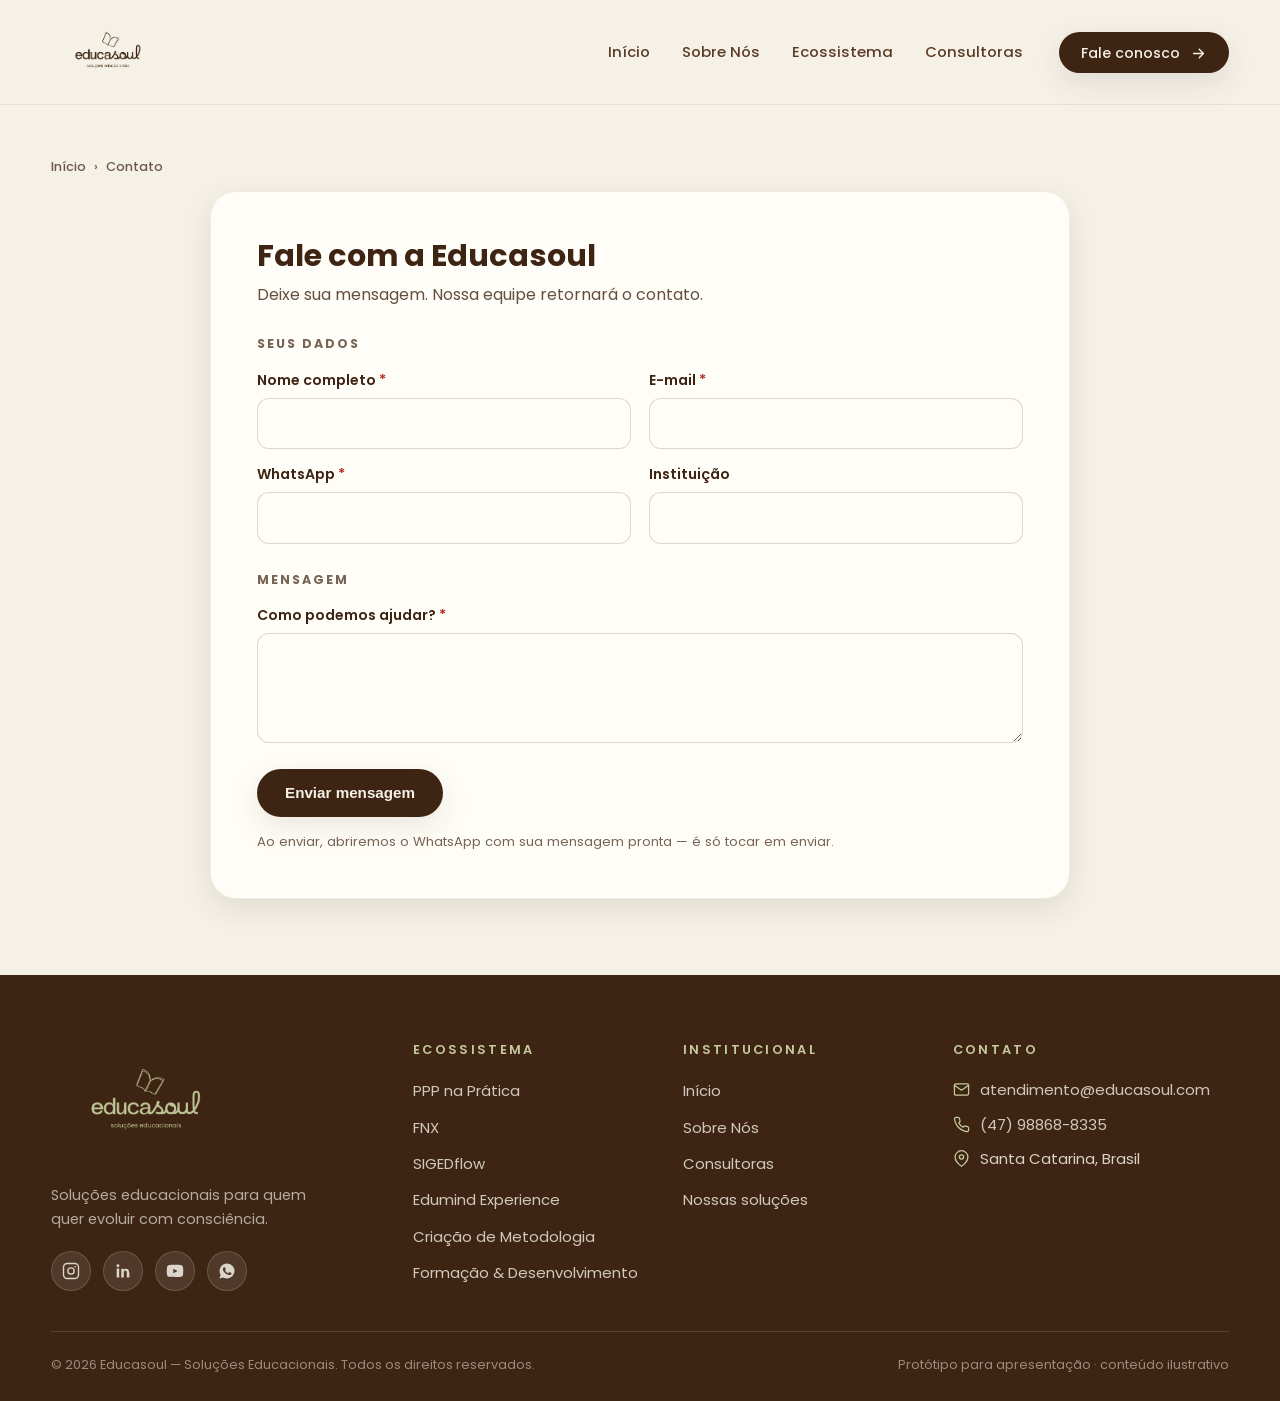
<file: Site educasoul/site/contato.html>
<!DOCTYPE html>
<html lang="pt-BR">
<head>
<meta charset="UTF-8">
<meta name="viewport" content="width=device-width, initial-scale=1.0">
<!-- prévia: tirar o noindex na publicação final -->
<meta name="robots" content="noindex, nofollow">
<title>Fale com a Educasoul</title>
<meta name="description" content="Solicite propostas, orçamentos e atendimento da Educasoul.">
<link rel="icon" type="image/png" href="assets/educasoul-book-brown.png">
<link rel="preconnect" href="https://fonts.googleapis.com">
<link rel="preconnect" href="https://fonts.gstatic.com" crossorigin>
<link href="https://fonts.googleapis.com/css2?family=Poppins:wght@300;400;500;600;700;800&family=Quicksand:wght@500;600;700&family=Libre+Franklin:wght@600;700;800&display=swap" rel="stylesheet">
<link rel="stylesheet" href="css/styles.css">
</head>
<body>

<header class="site-header">
  <div class="container nav-wrap">
    <a class="brand" href="index.html" aria-label="Educasoul — página inicial">
      <img src="assets/educasoul-logo.png" alt="Educasoul — soluções educacionais">
    </a>
    <nav aria-label="Navegação principal">
      <ul class="nav-links">
        <li><a href="index.html">Início</a></li>
        <li><a href="sobre.html">Sobre Nós</a></li>
        <li><a href="index.html#ecossistema">Ecossistema</a></li>
        <li><a href="consultoras.html">Consultoras</a></li>
        <li class="nav-cta">
          <a class="btn btn-solid" href="contato.html?tipo=contato">Fale conosco
            <svg viewBox="0 0 24 24" fill="none" stroke="currentColor" stroke-width="2" stroke-linecap="round" stroke-linejoin="round"><path d="M5 12h14M13 6l6 6-6 6"/></svg>
          </a>
        </li>
      </ul>
    </nav>
    <button class="nav-toggle" aria-label="Abrir menu" aria-expanded="false">
      <svg viewBox="0 0 24 24" fill="none" stroke="currentColor" stroke-width="2" stroke-linecap="round"><path d="M4 7h16M4 12h16M4 17h16"/></svg>
    </button>
  </div>
</header>

<main>
<section class="section" style="padding-top:48px;">
  <div class="container">
    <nav class="crumb" aria-label="Você está em">
      <a href="index.html">Início</a> <span>›</span> <span>Contato</span>
    </nav>
    <form class="form-card" data-form="url"></form>
  </div>
</section>

</main>

<footer class="site-footer" id="contato">
  <div class="container">
    <div class="footer-grid">
      <div class="footer-brand">
        <img src="assets/educasoul-logo-sage.png" alt="Educasoul — soluções educacionais">
        <p>Soluções educacionais para quem quer evoluir com consciência.</p>
        <div class="social-row">
          <a href="#" aria-label="Instagram"><svg viewBox="0 0 24 24" fill="none" stroke="currentColor" stroke-width="1.8" stroke-linecap="round" stroke-linejoin="round"><rect x="2" y="2" width="20" height="20" rx="5"/><circle cx="12" cy="12" r="4.2"/><circle cx="17.6" cy="6.4" r="1.1" fill="currentColor" stroke="none"/></svg></a>
          <a href="#" aria-label="LinkedIn"><svg viewBox="0 0 24 24" fill="currentColor"><path d="M6.94 8.5v12H3.56v-12h3.38zM5.25 3a1.97 1.97 0 110 3.94 1.97 1.97 0 010-3.94zM20.5 13.9v6.6h-3.37v-6.2c0-1.56-.56-2.62-1.96-2.62-1.07 0-1.7.72-1.98 1.41-.1.25-.13.6-.13.94v6.47H9.69s.05-10.5 0-11.59h3.37v1.64c.45-.69 1.25-1.68 3.04-1.68 2.22 0 3.9 1.45 3.9 4.57z"/></svg></a>
          <a href="#" aria-label="YouTube"><svg viewBox="0 0 24 24" fill="currentColor"><path d="M23 12s0-3.85-.49-5.7a2.98 2.98 0 00-2.1-2.1C18.56 3.7 12 3.7 12 3.7s-6.56 0-8.41.5a2.98 2.98 0 00-2.1 2.1C1 8.15 1 12 1 12s0 3.85.49 5.7c.27 1.02 1.08 1.83 2.1 2.1 1.85.5 8.41.5 8.41.5s6.56 0 8.41-.5a2.98 2.98 0 002.1-2.1C23 15.85 23 12 23 12zM9.75 8.85l5.75 3.15-5.75 3.15v-6.3z"/></svg></a>
          <a href="https://wa.me/5547988688335" target="_blank" rel="noopener" aria-label="WhatsApp"><svg viewBox="0 0 24 24" fill="currentColor"><path d="M12.04 2a9.9 9.9 0 00-8.5 14.97L2 22l5.18-1.5A9.9 9.9 0 1012.04 2zm5.77 14.13c-.24.68-1.4 1.3-1.93 1.35-.52.05-1.01.24-3.4-.7-2.87-1.13-4.7-4.06-4.84-4.25-.14-.19-1.16-1.55-1.16-2.95 0-1.4.73-2.09 1-2.38.26-.29.57-.36.76-.36l.55.01c.18 0 .42-.07.65.5.24.57.8 1.97.87 2.11.07.14.12.31.02.5-.09.19-.14.3-.28.47l-.43.5c-.14.14-.29.3-.12.58.16.29.73 1.2 1.56 1.95 1.08.96 1.98 1.26 2.27 1.4.28.14.45.12.62-.07.16-.19.71-.83.9-1.11.19-.29.38-.24.64-.14.26.09 1.66.78 1.94.92.29.14.48.22.55.34.07.12.07.68-.17 1.33z"/></svg></a>
        </div>
      </div>
      <div class="footer-col">
        <h5>Ecossistema</h5>
        <ul>
          <li><a href="ppp-na-pratica.html">PPP na Prática</a></li>
          <li><a href="fenix.html">FNX</a></li>
          <li><a href="sigedflow.html">SIGEDflow</a></li>
          <li><a href="edumind.html">Edumind Experience</a></li>
          <li><a href="metodologia.html">Criação de Metodologia</a></li>
          <li><a href="formacao.html">Formação &amp; Desenvolvimento</a></li>
        </ul>
      </div>
      <div class="footer-col">
        <h5>Institucional</h5>
        <ul>
          <li><a href="index.html">Início</a></li>
          <li><a href="sobre.html">Sobre Nós</a></li>
          <li><a href="consultoras.html">Consultoras</a></li>
          <li><a href="index.html#ecossistema">Nossas soluções</a></li>
        </ul>
      </div>
      <div class="footer-col">
        <h5>Contato</h5>
        <ul>
          <li class="contact-item">
            <svg viewBox="0 0 24 24" fill="none" stroke="currentColor" stroke-width="1.8" stroke-linecap="round" stroke-linejoin="round"><path d="M4 4h16c1.1 0 2 .9 2 2v12c0 1.1-.9 2-2 2H4c-1.1 0-2-.9-2-2V6c0-1.1.9-2 2-2z"/><path d="M22 6l-10 7L2 6"/></svg>
            <a href="mailto:atendimento@educasoul.com">atendimento@educasoul.com</a>
          </li>
          <li class="contact-item">
            <svg viewBox="0 0 24 24" fill="none" stroke="currentColor" stroke-width="1.8" stroke-linecap="round" stroke-linejoin="round"><path d="M22 16.92v3a2 2 0 01-2.18 2 19.79 19.79 0 01-8.63-3.07 19.5 19.5 0 01-6-6A19.79 19.79 0 012.12 4.18 2 2 0 014.11 2h3a2 2 0 012 1.72c.13.96.36 1.9.7 2.81a2 2 0 01-.45 2.11L8.09 9.91a16 16 0 006 6l1.27-1.27a2 2 0 012.11-.45c.91.34 1.85.57 2.81.7A2 2 0 0122 16.92z"/></svg>
            <a href="https://wa.me/5547988688335" target="_blank" rel="noopener">(47) 98868-8335</a>
          </li>
          <li class="contact-item">
            <svg viewBox="0 0 24 24" fill="none" stroke="currentColor" stroke-width="1.8" stroke-linecap="round" stroke-linejoin="round"><path d="M21 10c0 7-9 13-9 13S3 17 3 10a9 9 0 0118 0z"/><circle cx="12" cy="10" r="3"/></svg>
            <span>Santa Catarina, Brasil</span>
          </li>
        </ul>
      </div>
    </div>
    <div class="footer-bottom">
      <span>© <span data-year>2026</span> Educasoul — Soluções Educacionais. Todos os direitos reservados.</span>
      <span>Protótipo para apresentação · conteúdo ilustrativo</span>
    </div>
  </div>
</footer>

<script src="js/main.js"></script>
</body>
</html>
</file>
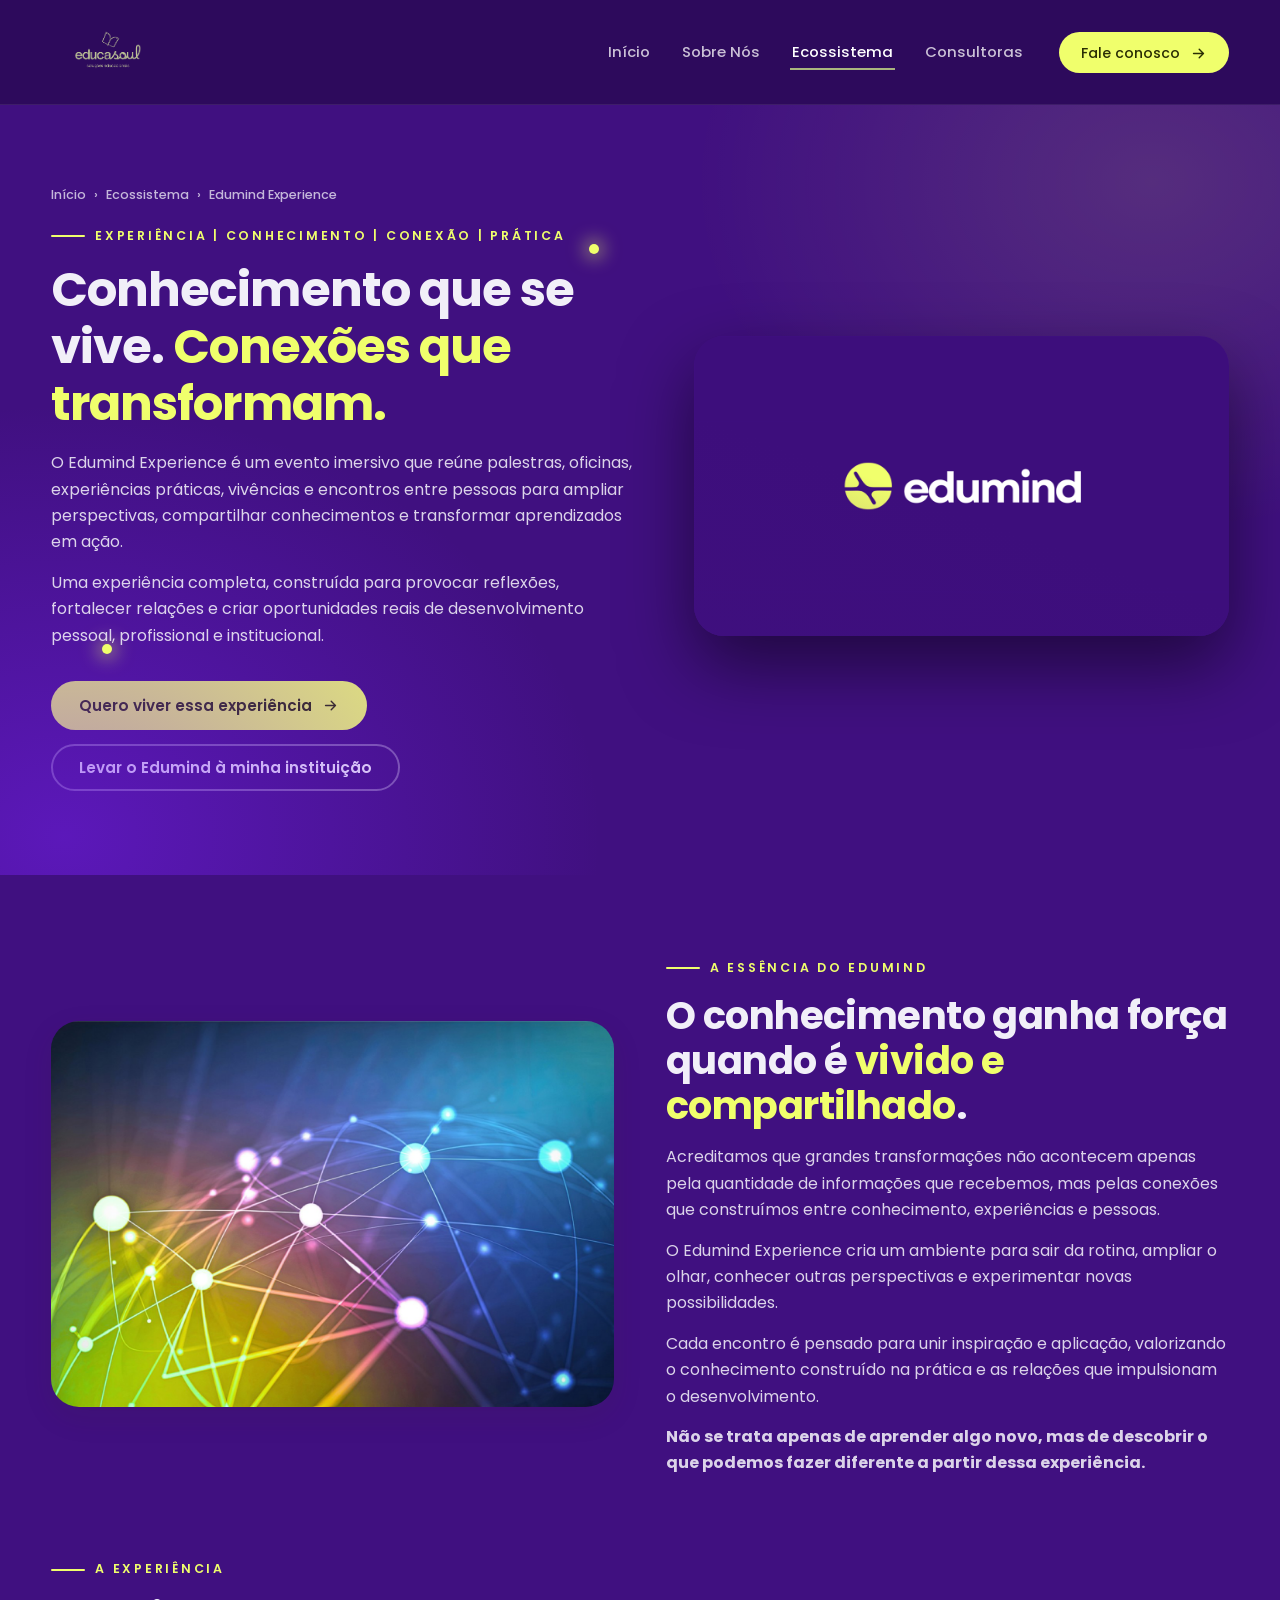
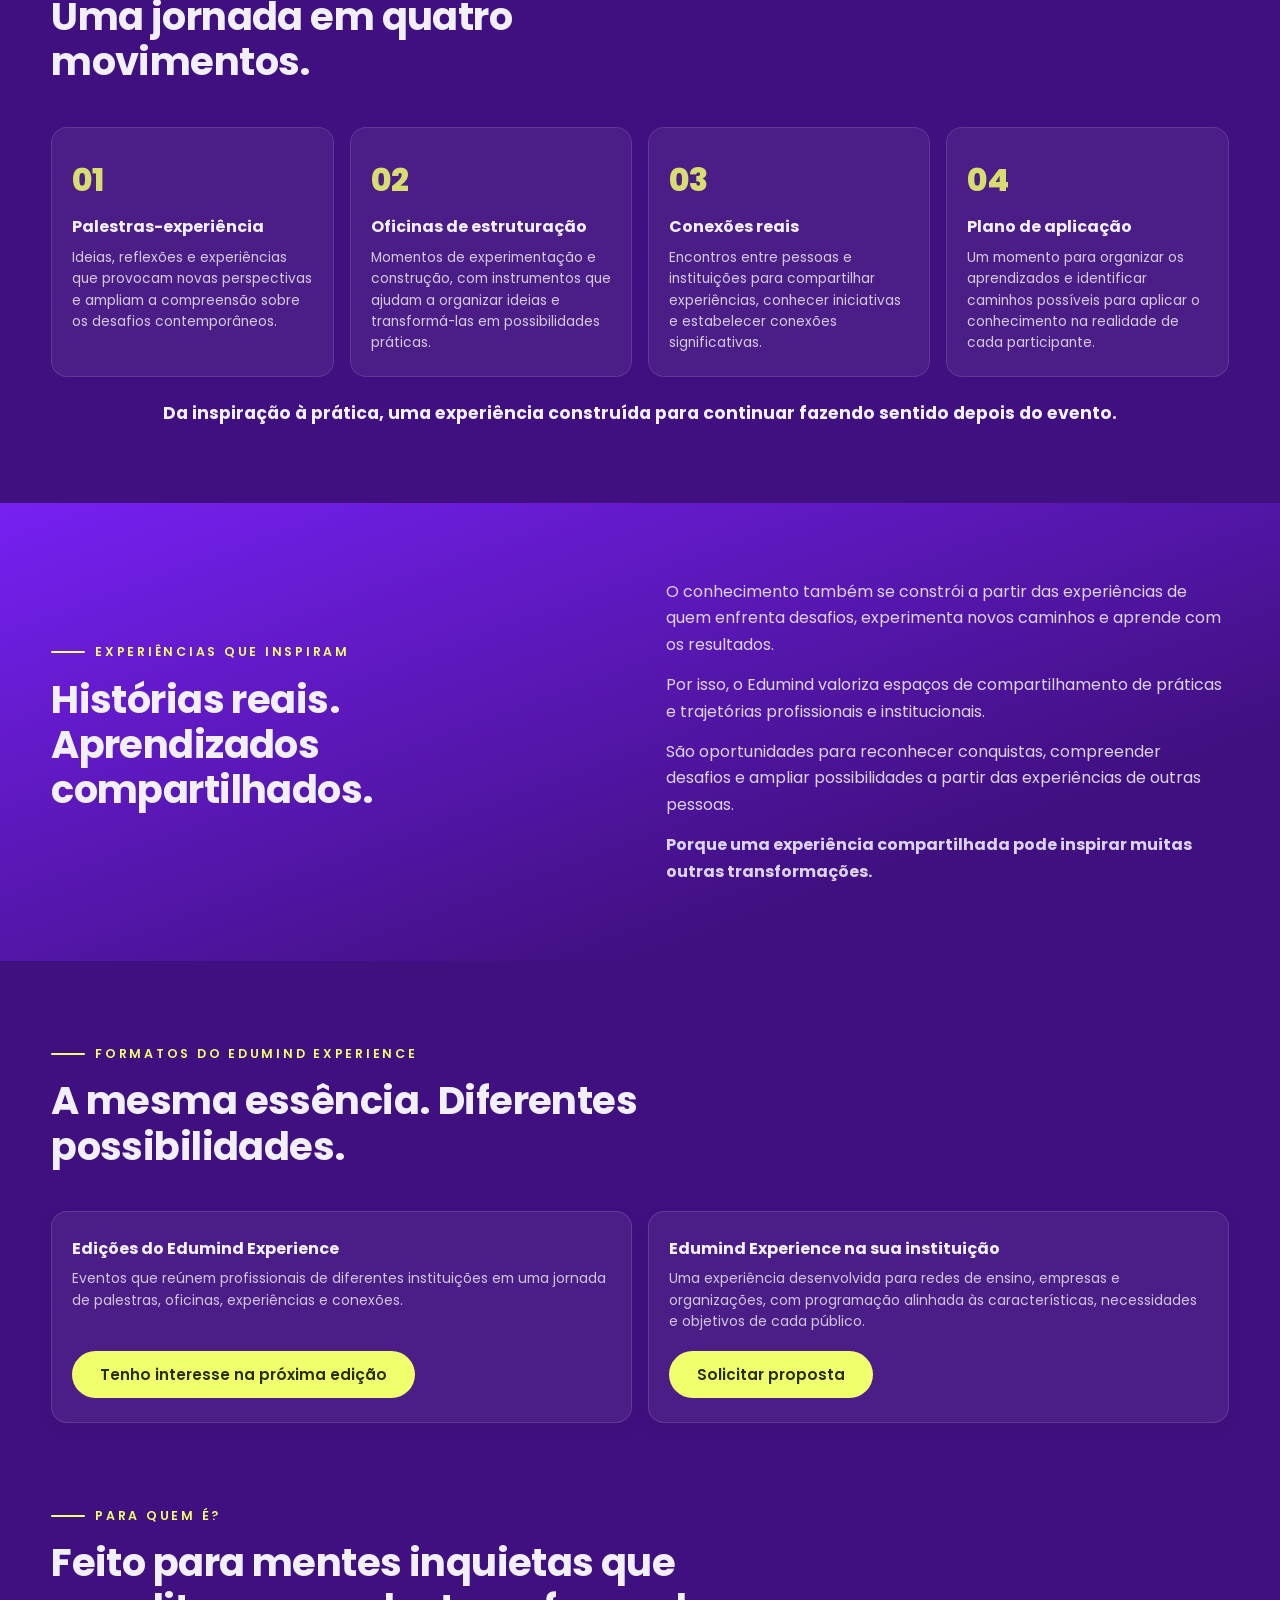
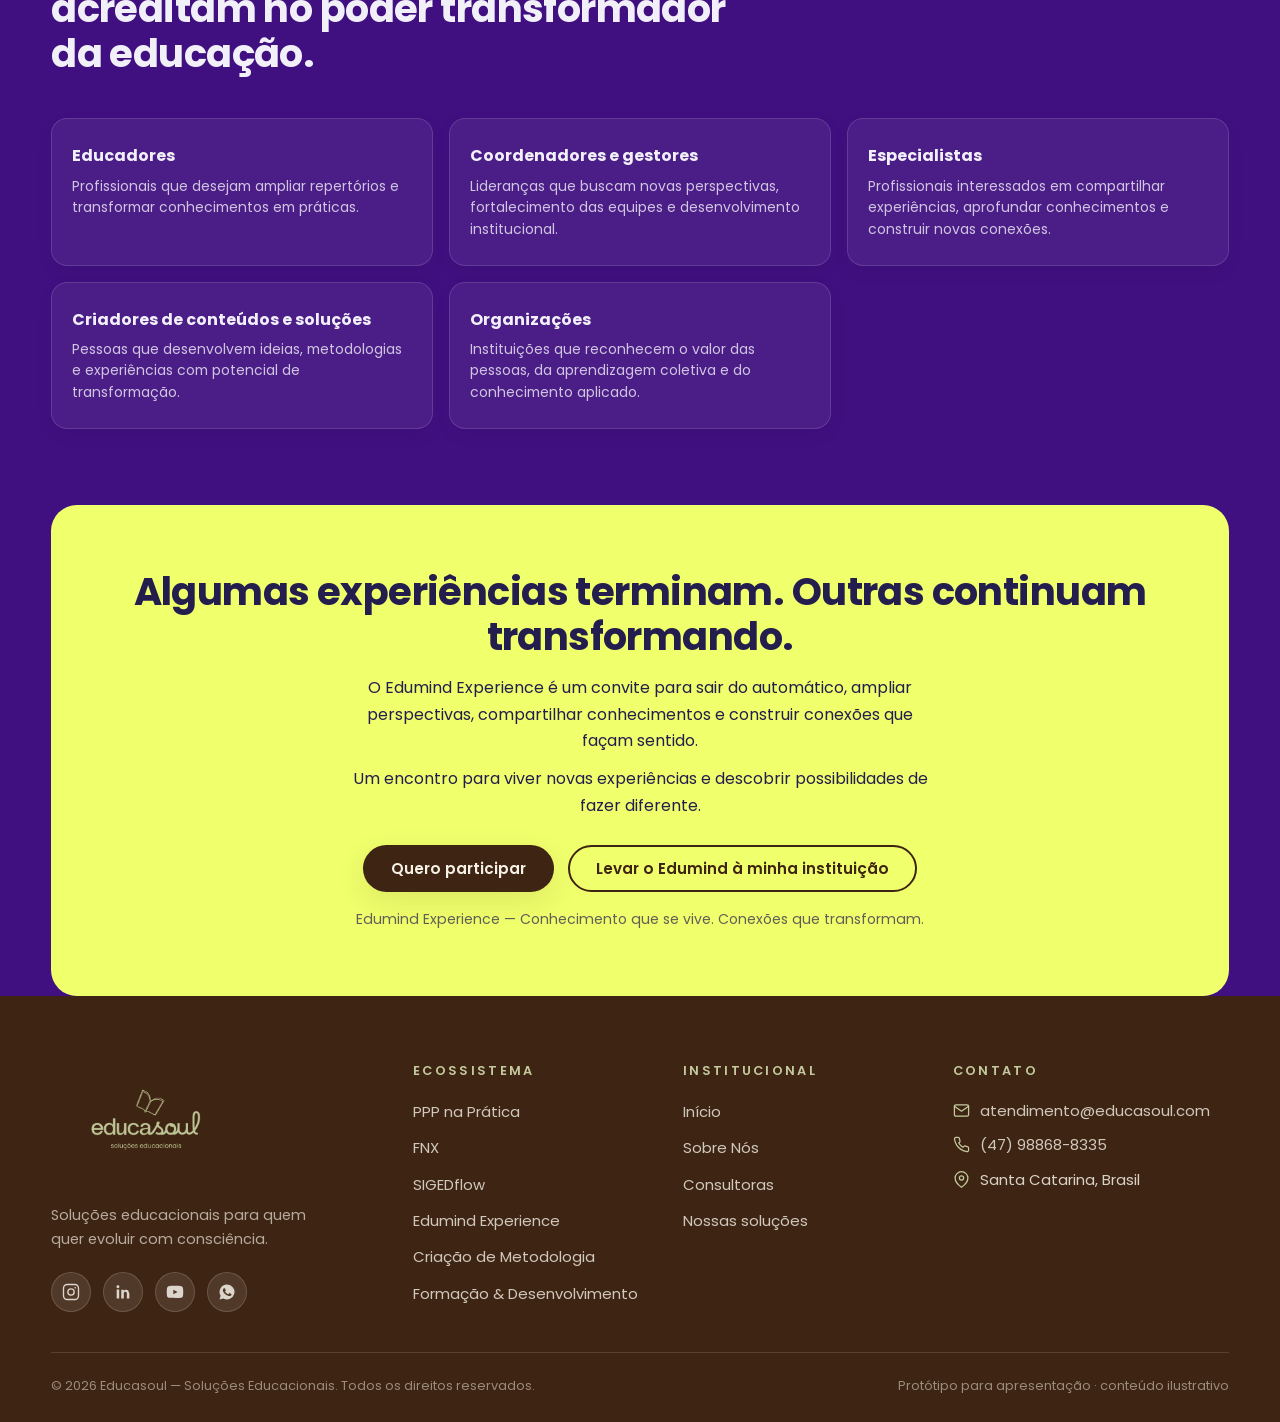
<file: Site educasoul/site/edumind.html>
<!DOCTYPE html>
<html lang="pt-BR">
<head>
<meta charset="UTF-8">
<meta name="viewport" content="width=device-width, initial-scale=1.0">
<!-- prévia: tirar o noindex na publicação final -->
<meta name="robots" content="noindex, nofollow">
<title>Edumind Experience — Educasoul</title>
<meta name="description" content="Edumind Experience: evento imersivo com palestras, oficinas, vivências e conexões. Conhecimento que se vive. Conexões que transformam.">
<link rel="icon" type="image/png" href="assets/educasoul-book-brown.png">
<link rel="preconnect" href="https://fonts.googleapis.com">
<link rel="preconnect" href="https://fonts.gstatic.com" crossorigin>
<link href="https://fonts.googleapis.com/css2?family=Poppins:wght@300;400;500;600;700;800&display=swap" rel="stylesheet">
<link rel="stylesheet" href="css/styles.css">
<style>
  body { background: var(--em-deep); }
  .em-hero { position: relative; overflow: hidden; }
  .em-hero::before {
    content: ""; position: absolute; inset: 0;
    background:
      radial-gradient(55% 70% at 90% 10%, rgba(240,255,108,.12), transparent 65%),
      radial-gradient(60% 80% at 5% 95%, rgba(119,32,243,.5), transparent 70%);
    pointer-events: none;
  }
  .em-spark {
    position: absolute; width: 10px; height: 10px; border-radius: 50%;
    background: var(--em-yellow); box-shadow: 0 0 18px 4px rgba(240,255,108,.55);
    animation: floaty 5s ease-in-out infinite;
  }
  .em-media { position: relative; }
  .em-media img { border-radius: 30px; box-shadow: 0 30px 70px rgba(0,0,0,.5); }
  .em-media::after {
    content: ""; position: absolute; inset: 0; border-radius: 30px;
    background: linear-gradient(200deg, rgba(64,16,128,0) 55%, rgba(64,16,128,.55));
  }
</style>
</head>
<body class="theme-edumind">

<header class="site-header header-purple header-dark">
  <div class="container nav-wrap">
    <a class="brand" href="index.html" aria-label="Educasoul — página inicial">
      <img src="assets/educasoul-logo-sage.png" alt="Educasoul — soluções educacionais">
    </a>
    <nav aria-label="Navegação principal">
      <ul class="nav-links">
        <li><a href="index.html">Início</a></li>
        <li><a href="sobre.html">Sobre Nós</a></li>
        <li><a href="index.html#ecossistema" class="active">Ecossistema</a></li>
        <li><a href="consultoras.html">Consultoras</a></li>
        <li class="nav-cta">
          <a class="btn btn-brand" href="contato.html?tipo=contato">Fale conosco
            <svg viewBox="0 0 24 24" fill="none" stroke="currentColor" stroke-width="2" stroke-linecap="round" stroke-linejoin="round"><path d="M5 12h14M13 6l6 6-6 6"/></svg>
          </a>
        </li>
      </ul>
    </nav>
    <button class="nav-toggle" aria-label="Abrir menu" aria-expanded="false">
      <svg viewBox="0 0 24 24" fill="none" stroke="currentColor" stroke-width="2" stroke-linecap="round"><path d="M4 7h16M4 12h16M4 17h16"/></svg>
    </button>
  </div>
</header>

<main>
<!-- 1. APRESENTAÇÃO -->
<section class="page-hero em-hero">
  <span class="em-spark" style="top:18%; left:46%;"></span>
  <span class="em-spark" style="top:70%; left:8%; animation-delay:-2s;"></span>
  <div class="container">
    <div>
      <nav class="crumb" aria-label="Você está em">
        <a href="index.html">Início</a> <span>›</span> <a href="index.html#ecossistema">Ecossistema</a> <span>›</span> <span>Edumind Experience</span>
      </nav>
      <span class="eyebrow">experiência | conhecimento | conexão | prática</span>
      <h1 class="h-display">Conhecimento que se vive. <span class="yellow-text">Conexões que transformam.</span></h1>
      <div class="prose">
        <p>O Edumind Experience é um evento imersivo que reúne palestras, oficinas, experiências práticas, vivências e encontros entre pessoas para ampliar perspectivas, compartilhar conhecimentos e transformar aprendizados em ação.</p>
        <p>Uma experiência completa, construída para provocar reflexões, fortalecer relações e criar oportunidades reais de desenvolvimento pessoal, profissional e institucional.</p>
      </div>
      <div class="hero-actions mt-l">
        <a class="btn btn-brand" href="contato.html?tipo=edumind&amp;opcao=Participar">Quero viver essa experiência <svg viewBox="0 0 24 24" fill="none" stroke="currentColor" stroke-width="2" stroke-linecap="round" stroke-linejoin="round"><path d="M5 12h14M13 6l6 6-6 6"/></svg></a>
        <a class="btn btn-ghost" href="contato.html?tipo=edumind&amp;opcao=Levar">Levar o Edumind à minha instituição</a>
      </div>
    </div>
    <div class="em-media reveal">
      <img src="assets/edumind-card.png" alt="Logotipo Edumind sobre fundo roxo profundo">
    </div>
  </div>
</section>

<!-- 2. ESSÊNCIA -->
<section class="section" id="essencia">
  <div class="container split">
    <div class="media reveal">
      <img src="assets/edumind-rede.jpg" alt="Rede de pontos conectados por linhas de luz" style="aspect-ratio:16/11; object-fit:cover; width:100%;">
    </div>
    <div class="reveal">
      <span class="eyebrow">a essência do Edumind</span>
      <h2 class="h-sec">O conhecimento ganha força quando é <span class="yellow-text">vivido e compartilhado</span>.</h2>
      <div class="prose">
        <p>Acreditamos que grandes transformações não acontecem apenas pela quantidade de informações que recebemos, mas pelas conexões que construímos entre conhecimento, experiências e pessoas.</p>
        <p>O Edumind Experience cria um ambiente para sair da rotina, ampliar o olhar, conhecer outras perspectivas e experimentar novas possibilidades.</p>
        <p>Cada encontro é pensado para unir inspiração e aplicação, valorizando o conhecimento construído na prática e as relações que impulsionam o desenvolvimento.</p>
        <p><strong>Não se trata apenas de aprender algo novo, mas de descobrir o que podemos fazer diferente a partir dessa experiência.</strong></p>
      </div>
    </div>
  </div>
</section>

<!-- 3. A EXPERIÊNCIA -->
<section class="section" id="experiencia" style="padding-top:0;">
  <div class="container">
    <div class="sec-head reveal">
      <span class="eyebrow">a experiência</span>
      <h2 class="h-sec">Uma jornada em quatro movimentos.</h2>
    </div>
    <div class="steps">
      <div class="step reveal"><h4>Palestras-experiência</h4><p>Ideias, reflexões e experiências que provocam novas perspectivas e ampliam a compreensão sobre os desafios contemporâneos.</p></div>
      <div class="step reveal"><h4>Oficinas de estruturação</h4><p>Momentos de experimentação e construção, com instrumentos que ajudam a organizar ideias e transformá-las em possibilidades práticas.</p></div>
      <div class="step reveal"><h4>Conexões reais</h4><p>Encontros entre pessoas e instituições para compartilhar experiências, conhecer iniciativas e estabelecer conexões significativas.</p></div>
      <div class="step reveal"><h4>Plano de aplicação</h4><p>Um momento para organizar os aprendizados e identificar caminhos possíveis para aplicar o conhecimento na realidade de cada participante.</p></div>
    </div>
    <p class="tagline center reveal">Da inspiração à prática, uma experiência construída para continuar fazendo sentido depois do evento.</p>
  </div>
</section>

<!-- 4. EXPERIÊNCIAS QUE INSPIRAM -->
<section class="section section-vivid">
  <div class="container split">
    <div class="reveal">
      <span class="eyebrow">experiências que inspiram</span>
      <h2 class="h-sec">Histórias reais. Aprendizados compartilhados.</h2>
    </div>
    <div class="prose reveal">
      <p>O conhecimento também se constrói a partir das experiências de quem enfrenta desafios, experimenta novos caminhos e aprende com os resultados.</p>
      <p>Por isso, o Edumind valoriza espaços de compartilhamento de práticas e trajetórias profissionais e institucionais.</p>
      <p>São oportunidades para reconhecer conquistas, compreender desafios e ampliar possibilidades a partir das experiências de outras pessoas.</p>
      <p><strong>Porque uma experiência compartilhada pode inspirar muitas outras transformações.</strong></p>
    </div>
  </div>
</section>

<!-- 5. FORMATOS -->
<section class="section">
  <div class="container">
    <div class="sec-head reveal">
      <span class="eyebrow">formatos do Edumind Experience</span>
      <h2 class="h-sec">A mesma essência. Diferentes possibilidades.</h2>
    </div>
    <div class="feature-grid grid-2">
      <div class="feature-card card-flex reveal">
        <h4>Edições do Edumind Experience</h4>
        <p>Eventos que reúnem profissionais de diferentes instituições em uma jornada de palestras, oficinas, experiências e conexões.</p>
        <span class="btn-spacer"></span>
        <a class="btn btn-brand" href="contato.html?tipo=edumind&amp;opcao=Participar">Tenho interesse na próxima edição</a>
      </div>
      <div class="feature-card card-flex reveal">
        <h4>Edumind Experience na sua instituição</h4>
        <p>Uma experiência desenvolvida para redes de ensino, empresas e organizações, com programação alinhada às características, necessidades e objetivos de cada público.</p>
        <span class="btn-spacer"></span>
        <a class="btn btn-brand" href="contato.html?tipo=edumind&amp;opcao=Levar">Solicitar proposta</a>
      </div>
    </div>
  </div>
</section>

<!-- 6. PARA QUEM -->
<section class="section" style="padding-top:0;">
  <div class="container">
    <div class="sec-head reveal">
      <span class="eyebrow">para quem é?</span>
      <h2 class="h-sec">Feito para mentes inquietas que acreditam no poder transformador da educação.</h2>
    </div>
    <div class="feature-grid grid-3">
      <div class="feature-card reveal"><h4>Educadores</h4><p>Profissionais que desejam ampliar repertórios e transformar conhecimentos em práticas.</p></div>
      <div class="feature-card reveal"><h4>Coordenadores e gestores</h4><p>Lideranças que buscam novas perspectivas, fortalecimento das equipes e desenvolvimento institucional.</p></div>
      <div class="feature-card reveal"><h4>Especialistas</h4><p>Profissionais interessados em compartilhar experiências, aprofundar conhecimentos e construir novas conexões.</p></div>
      <div class="feature-card reveal"><h4>Criadores de conteúdos e soluções</h4><p>Pessoas que desenvolvem ideias, metodologias e experiências com potencial de transformação.</p></div>
      <div class="feature-card reveal"><h4>Organizações</h4><p>Instituições que reconhecem o valor das pessoas, da aprendizagem coletiva e do conhecimento aplicado.</p></div>
    </div>
  </div>
</section>

<!-- 7. CONVITE FINAL -->
<section class="quote-band section" style="padding-top:0;">
  <div class="container">
    <div class="quote-inner reveal">
      <h2 class="h-sec" style="margin-top:0;">Algumas experiências terminam. Outras continuam transformando.</h2>
      <p style="max-width:60ch; margin:0 auto 12px;">O Edumind Experience é um convite para sair do automático, ampliar perspectivas, compartilhar conhecimentos e construir conexões que façam sentido.</p>
      <p style="max-width:60ch; margin:0 auto 26px;">Um encontro para viver novas experiências e descobrir possibilidades de fazer diferente.</p>
      <div class="hero-actions" style="justify-content:center;">
        <a class="btn btn-solid" href="contato.html?tipo=edumind&amp;opcao=Participar">Quero participar</a>
        <a class="btn btn-outline" href="contato.html?tipo=edumind&amp;opcao=Levar">Levar o Edumind à minha instituição</a>
      </div>
      <cite>Edumind Experience — Conhecimento que se vive. Conexões que transformam.</cite>
    </div>
  </div>
</section>

</main>

<footer class="site-footer" id="contato">
  <div class="container">
    <div class="footer-grid">
      <div class="footer-brand">
        <img src="assets/educasoul-logo-sage.png" alt="Educasoul — soluções educacionais">
        <p>Soluções educacionais para quem quer evoluir com consciência.</p>
        <div class="social-row">
          <a href="#" aria-label="Instagram"><svg viewBox="0 0 24 24" fill="none" stroke="currentColor" stroke-width="1.8" stroke-linecap="round" stroke-linejoin="round"><rect x="2" y="2" width="20" height="20" rx="5"/><circle cx="12" cy="12" r="4.2"/><circle cx="17.6" cy="6.4" r="1.1" fill="currentColor" stroke="none"/></svg></a>
          <a href="#" aria-label="LinkedIn"><svg viewBox="0 0 24 24" fill="currentColor"><path d="M6.94 8.5v12H3.56v-12h3.38zM5.25 3a1.97 1.97 0 110 3.94 1.97 1.97 0 010-3.94zM20.5 13.9v6.6h-3.37v-6.2c0-1.56-.56-2.62-1.96-2.62-1.07 0-1.7.72-1.98 1.41-.1.25-.13.6-.13.94v6.47H9.69s.05-10.5 0-11.59h3.37v1.64c.45-.69 1.25-1.68 3.04-1.68 2.22 0 3.9 1.45 3.9 4.57z"/></svg></a>
          <a href="#" aria-label="YouTube"><svg viewBox="0 0 24 24" fill="currentColor"><path d="M23 12s0-3.85-.49-5.7a2.98 2.98 0 00-2.1-2.1C18.56 3.7 12 3.7 12 3.7s-6.56 0-8.41.5a2.98 2.98 0 00-2.1 2.1C1 8.15 1 12 1 12s0 3.85.49 5.7c.27 1.02 1.08 1.83 2.1 2.1 1.85.5 8.41.5 8.41.5s6.56 0 8.41-.5a2.98 2.98 0 002.1-2.1C23 15.85 23 12 23 12zM9.75 8.85l5.75 3.15-5.75 3.15v-6.3z"/></svg></a>
          <a href="https://wa.me/5547988688335" target="_blank" rel="noopener" aria-label="WhatsApp"><svg viewBox="0 0 24 24" fill="currentColor"><path d="M12.04 2a9.9 9.9 0 00-8.5 14.97L2 22l5.18-1.5A9.9 9.9 0 1012.04 2zm5.77 14.13c-.24.68-1.4 1.3-1.93 1.35-.52.05-1.01.24-3.4-.7-2.87-1.13-4.7-4.06-4.84-4.25-.14-.19-1.16-1.55-1.16-2.95 0-1.4.73-2.09 1-2.38.26-.29.57-.36.76-.36l.55.01c.18 0 .42-.07.65.5.24.57.8 1.97.87 2.11.07.14.12.31.02.5-.09.19-.14.3-.28.47l-.43.5c-.14.14-.29.3-.12.58.16.29.73 1.2 1.56 1.95 1.08.96 1.98 1.26 2.27 1.4.28.14.45.12.62-.07.16-.19.71-.83.9-1.11.19-.29.38-.24.64-.14.26.09 1.66.78 1.94.92.29.14.48.22.55.34.07.12.07.68-.17 1.33z"/></svg></a>
        </div>
      </div>
      <div class="footer-col">
        <h5>Ecossistema</h5>
        <ul>
          <li><a href="ppp-na-pratica.html">PPP na Prática</a></li>
          <li><a href="fenix.html">FNX</a></li>
          <li><a href="sigedflow.html">SIGEDflow</a></li>
          <li><a href="edumind.html">Edumind Experience</a></li>
          <li><a href="metodologia.html">Criação de Metodologia</a></li>
          <li><a href="formacao.html">Formação &amp; Desenvolvimento</a></li>
        </ul>
      </div>
      <div class="footer-col">
        <h5>Institucional</h5>
        <ul>
          <li><a href="index.html">Início</a></li>
          <li><a href="sobre.html">Sobre Nós</a></li>
          <li><a href="consultoras.html">Consultoras</a></li>
          <li><a href="index.html#ecossistema">Nossas soluções</a></li>
        </ul>
      </div>
      <div class="footer-col">
        <h5>Contato</h5>
        <ul>
          <li class="contact-item">
            <svg viewBox="0 0 24 24" fill="none" stroke="currentColor" stroke-width="1.8" stroke-linecap="round" stroke-linejoin="round"><path d="M4 4h16c1.1 0 2 .9 2 2v12c0 1.1-.9 2-2 2H4c-1.1 0-2-.9-2-2V6c0-1.1.9-2 2-2z"/><path d="M22 6l-10 7L2 6"/></svg>
            <a href="mailto:atendimento@educasoul.com">atendimento@educasoul.com</a>
          </li>
          <li class="contact-item">
            <svg viewBox="0 0 24 24" fill="none" stroke="currentColor" stroke-width="1.8" stroke-linecap="round" stroke-linejoin="round"><path d="M22 16.92v3a2 2 0 01-2.18 2 19.79 19.79 0 01-8.63-3.07 19.5 19.5 0 01-6-6A19.79 19.79 0 012.12 4.18 2 2 0 014.11 2h3a2 2 0 012 1.72c.13.96.36 1.9.7 2.81a2 2 0 01-.45 2.11L8.09 9.91a16 16 0 006 6l1.27-1.27a2 2 0 012.11-.45c.91.34 1.85.57 2.81.7A2 2 0 0122 16.92z"/></svg>
            <a href="https://wa.me/5547988688335" target="_blank" rel="noopener">(47) 98868-8335</a>
          </li>
          <li class="contact-item">
            <svg viewBox="0 0 24 24" fill="none" stroke="currentColor" stroke-width="1.8" stroke-linecap="round" stroke-linejoin="round"><path d="M21 10c0 7-9 13-9 13S3 17 3 10a9 9 0 0118 0z"/><circle cx="12" cy="10" r="3"/></svg>
            <span>Santa Catarina, Brasil</span>
          </li>
        </ul>
      </div>
    </div>
    <div class="footer-bottom">
      <span>© <span data-year>2026</span> Educasoul — Soluções Educacionais. Todos os direitos reservados.</span>
      <span>Protótipo para apresentação · conteúdo ilustrativo</span>
    </div>
  </div>
</footer>

<script src="js/main.js"></script>
</body>
</html>
</file>
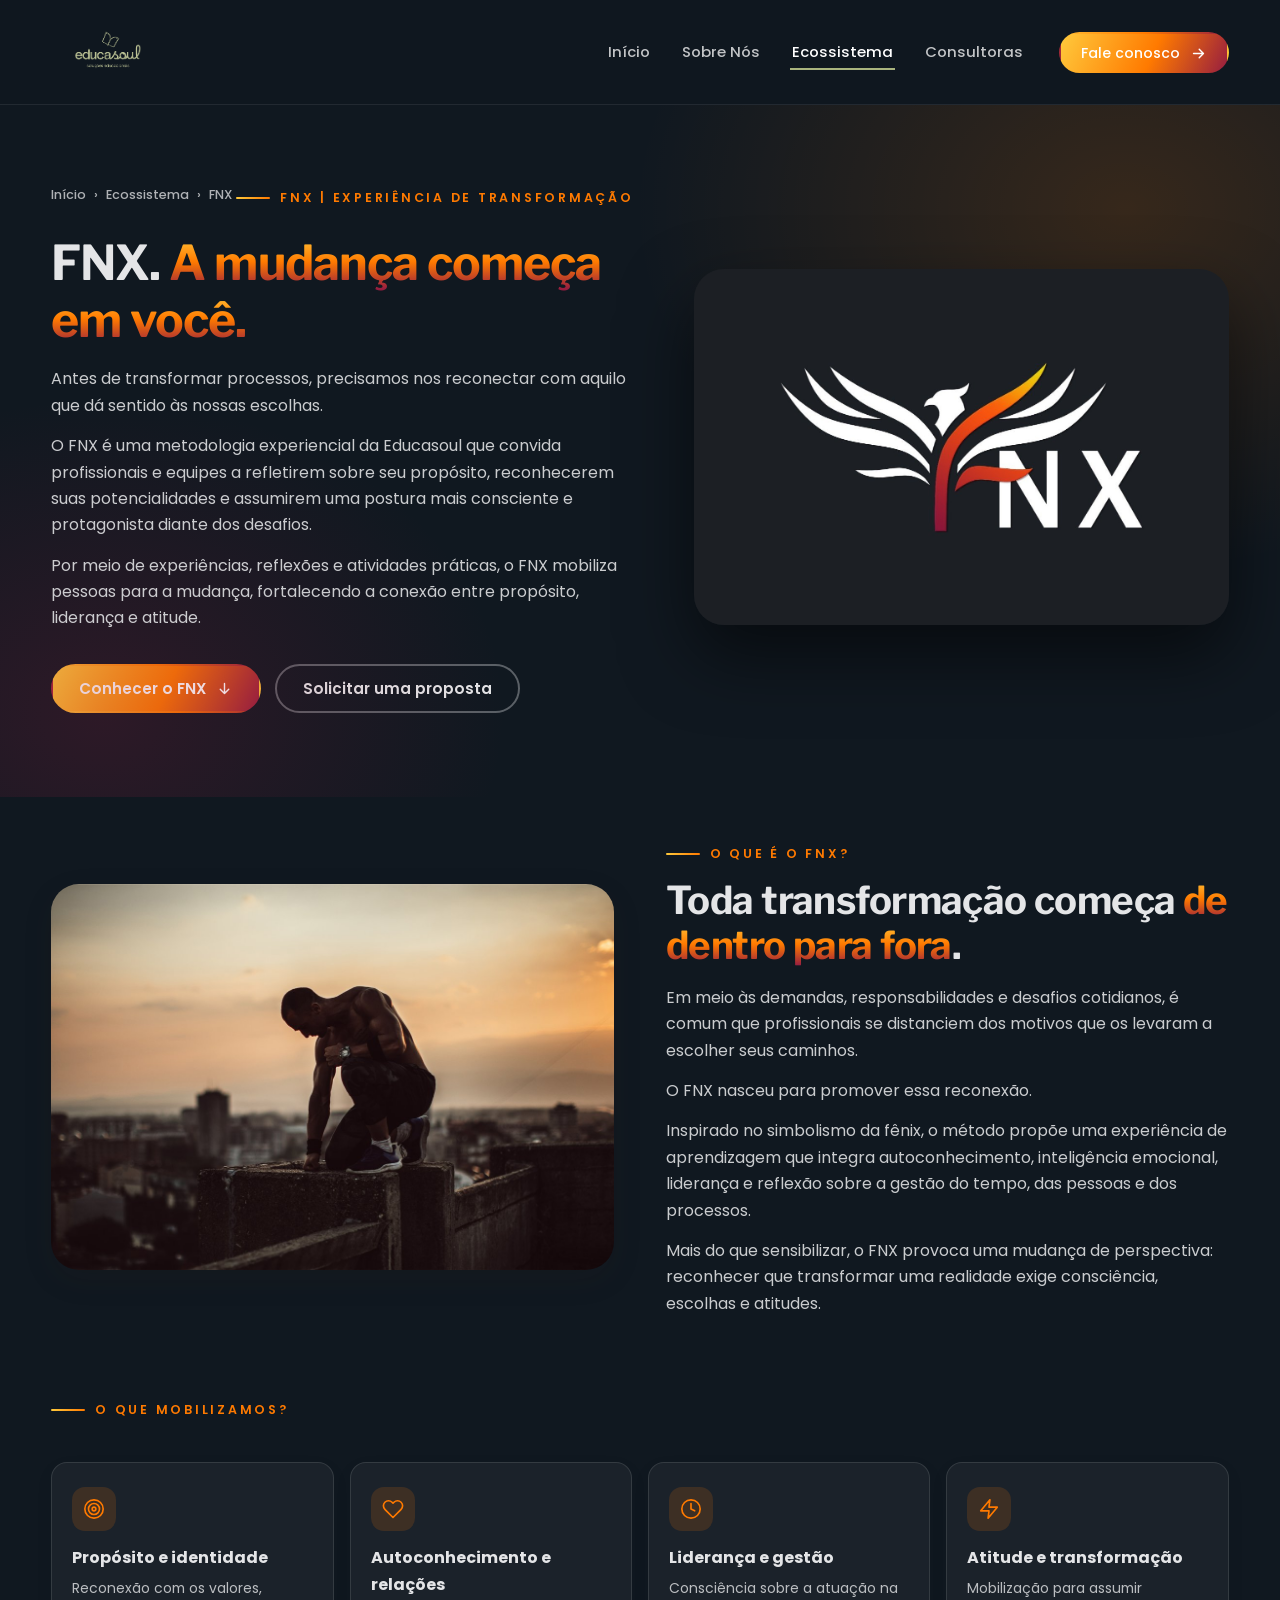
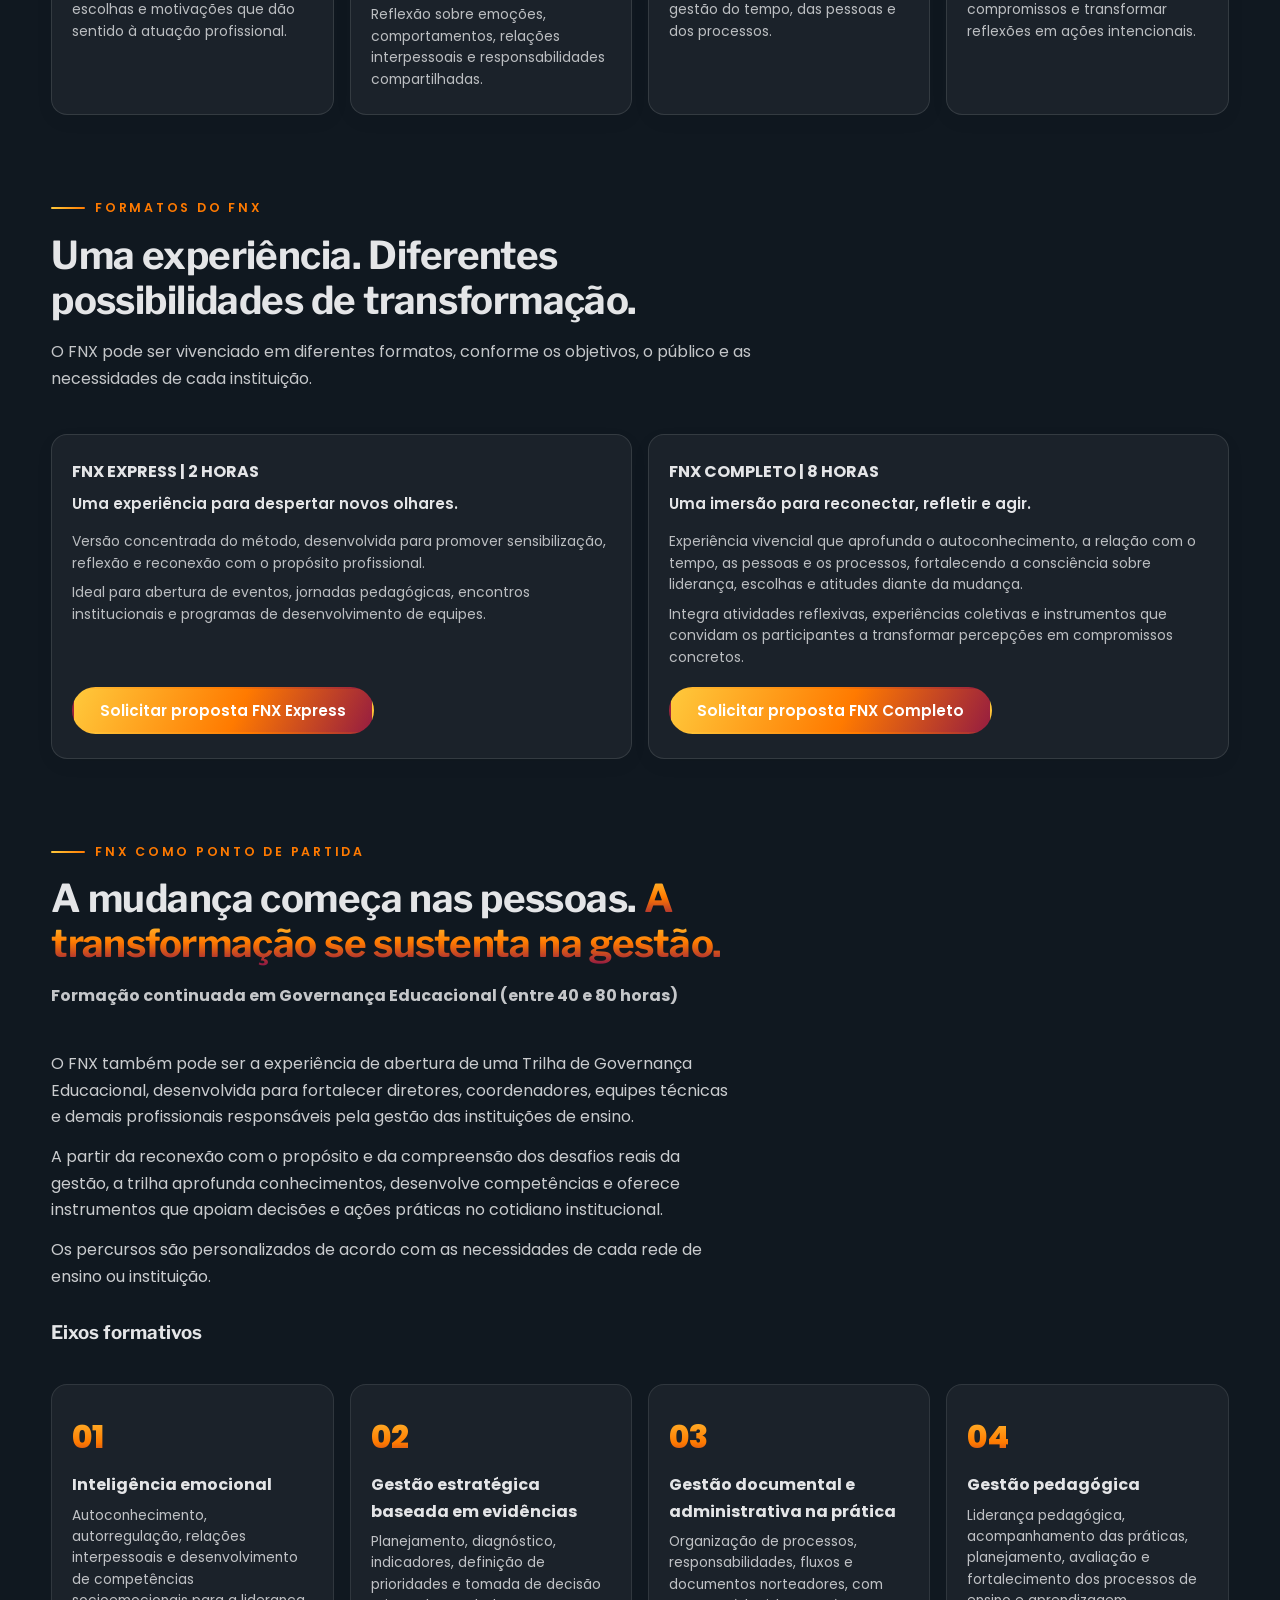
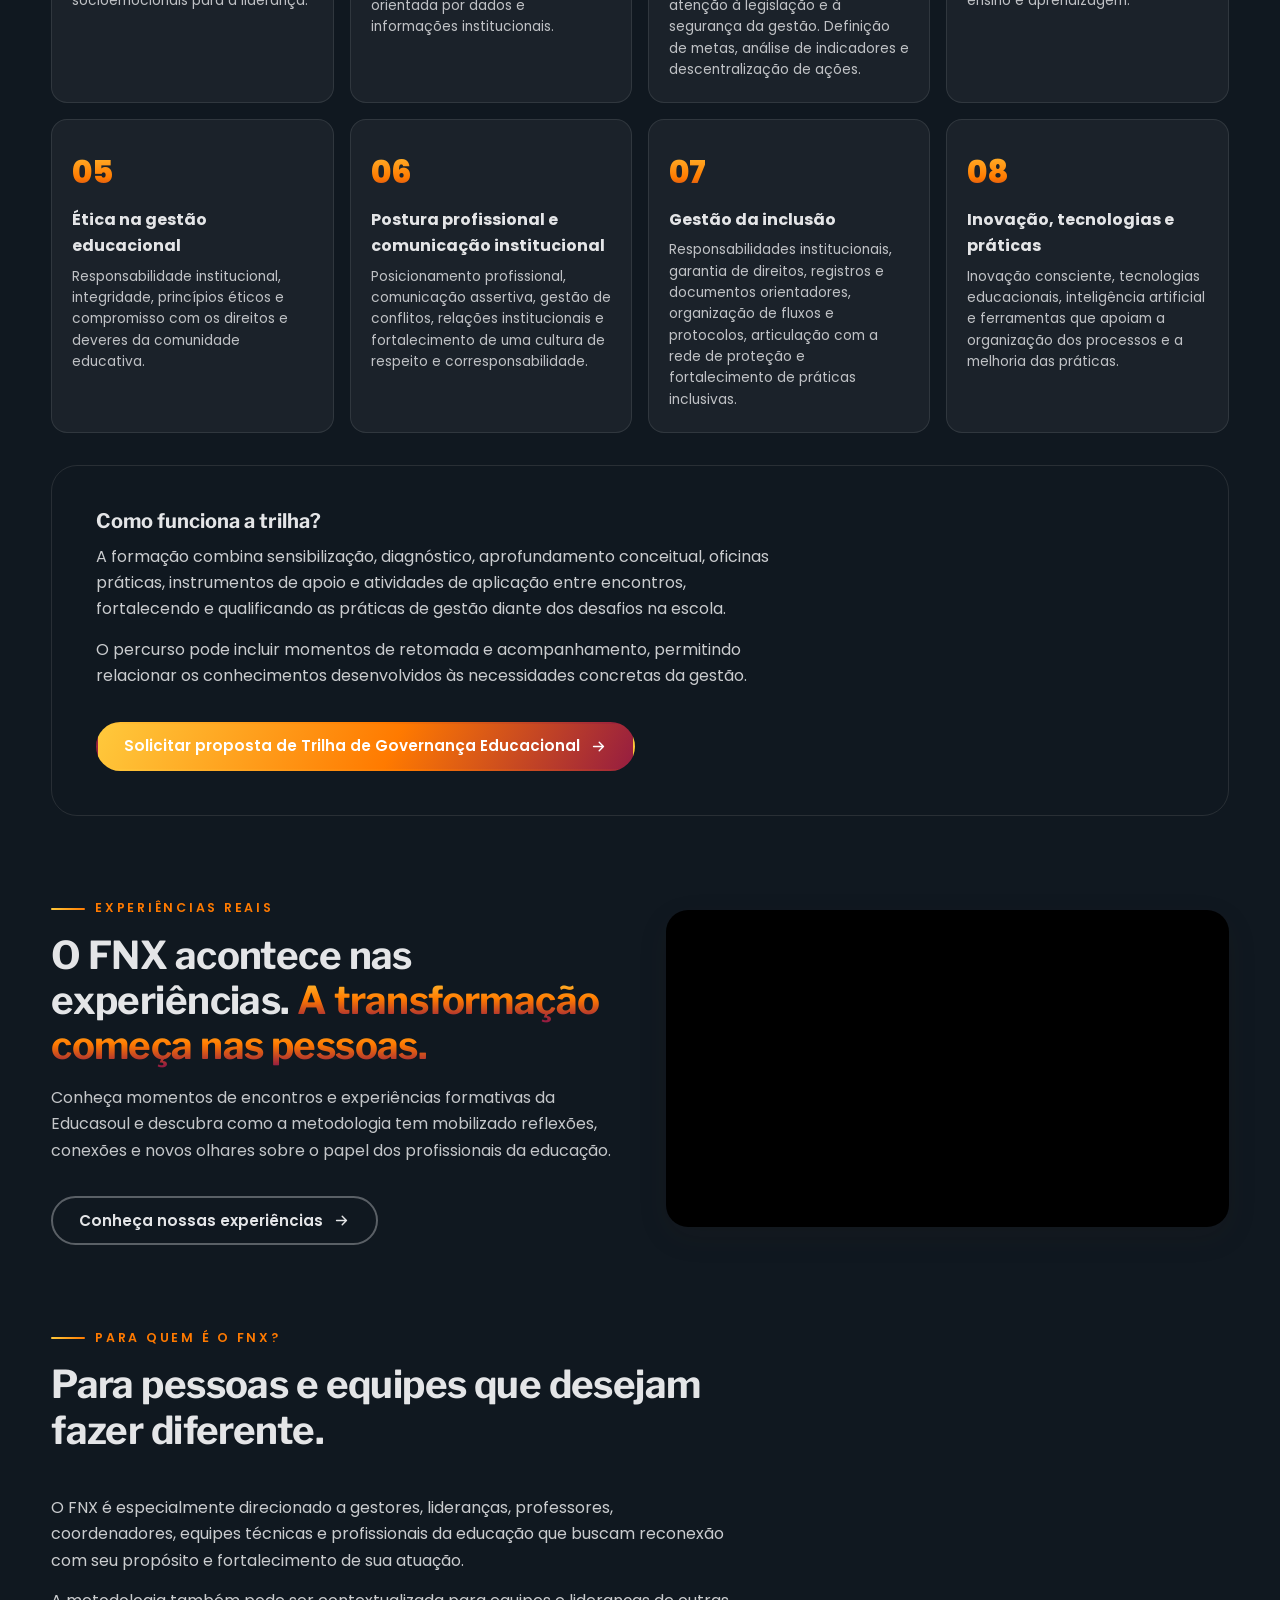
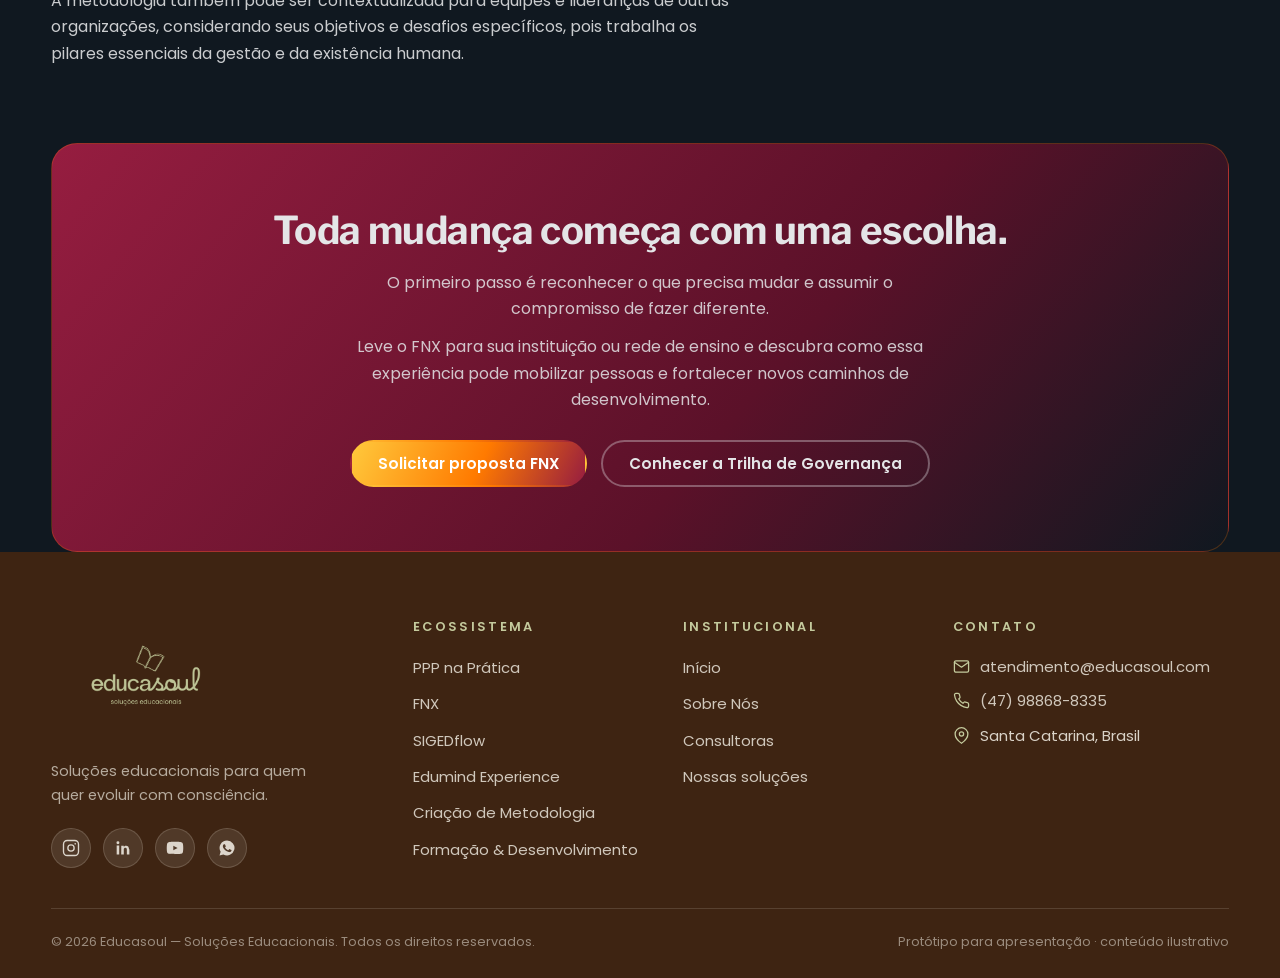
<file: Site educasoul/site/fenix.html>
<!DOCTYPE html>
<html lang="pt-BR">
<head>
<meta charset="UTF-8">
<meta name="viewport" content="width=device-width, initial-scale=1.0">
<!-- prévia: tirar o noindex na publicação final -->
<meta name="robots" content="noindex, nofollow">
<title>FNX — Educasoul</title>
<meta name="description" content="FNX: metodologia experiencial da Educasoul que reconecta profissionais e equipes ao propósito, à liderança e à atitude. A mudança começa em você.">
<link rel="icon" type="image/png" href="assets/educasoul-book-brown.png">
<link rel="preconnect" href="https://fonts.googleapis.com">
<link rel="preconnect" href="https://fonts.gstatic.com" crossorigin>
<link href="https://fonts.googleapis.com/css2?family=Poppins:wght@300;400;500;600;700;800&family=Libre+Franklin:wght@600;700;800&display=swap" rel="stylesheet">
<link rel="stylesheet" href="css/styles.css">
<style>
  body { background: var(--fnx-black); }
  .theme-fnx h1, .theme-fnx h2, .theme-fnx h3 { font-family: var(--font-grot); }
  .fnx-hero { position: relative; }
  .fnx-hero::before {
    content: ""; position: absolute; inset: 0;
    background:
      radial-gradient(55% 75% at 88% 15%, rgba(255,122,0,.16), transparent 70%),
      radial-gradient(45% 65% at 8% 88%, rgba(150,29,64,.22), transparent 70%);
    pointer-events: none;
  }
  .fnx-media { position: relative; }
  .fnx-media img { width: 100%; border-radius: 30px; box-shadow: 0 30px 70px rgba(0,0,0,.55); }
</style>
</head>
<body class="theme-fnx">

<header class="site-header header-dark">
  <div class="container nav-wrap">
    <a class="brand" href="index.html" aria-label="Educasoul — página inicial">
      <img src="assets/educasoul-logo-sage.png" alt="Educasoul — soluções educacionais">
    </a>
    <nav aria-label="Navegação principal">
      <ul class="nav-links">
        <li><a href="index.html">Início</a></li>
        <li><a href="sobre.html">Sobre Nós</a></li>
        <li><a href="index.html#ecossistema" class="active">Ecossistema</a></li>
        <li><a href="consultoras.html">Consultoras</a></li>
        <li class="nav-cta">
          <a class="btn btn-brand" href="contato.html?tipo=contato">Fale conosco
            <svg viewBox="0 0 24 24" fill="none" stroke="currentColor" stroke-width="2" stroke-linecap="round" stroke-linejoin="round"><path d="M5 12h14M13 6l6 6-6 6"/></svg>
          </a>
        </li>
      </ul>
    </nav>
    <button class="nav-toggle" aria-label="Abrir menu" aria-expanded="false">
      <svg viewBox="0 0 24 24" fill="none" stroke="currentColor" stroke-width="2" stroke-linecap="round"><path d="M4 7h16M4 12h16M4 17h16"/></svg>
    </button>
  </div>
</header>

<main>
<!-- 1. APRESENTAÇÃO -->
<section class="page-hero fnx-hero">
  <div class="container">
    <div>
      <nav class="crumb" aria-label="Você está em">
        <a href="index.html">Início</a> <span>›</span> <a href="index.html#ecossistema">Ecossistema</a> <span>›</span> <span>FNX</span>
      </nav>
      <span class="eyebrow">FNX | experiência de transformação</span>
      <h1 class="h-display">FNX. <span class="fire-text">A mudança começa em você.</span></h1>
      <div class="prose">
        <p>Antes de transformar processos, precisamos nos reconectar com aquilo que dá sentido às nossas escolhas.</p>
        <p>O FNX é uma metodologia experiencial da Educasoul que convida profissionais e equipes a refletirem sobre seu propósito, reconhecerem suas potencialidades e assumirem uma postura mais consciente e protagonista diante dos desafios.</p>
        <p>Por meio de experiências, reflexões e atividades práticas, o FNX mobiliza pessoas para a mudança, fortalecendo a conexão entre propósito, liderança e atitude.</p>
      </div>
      <div class="hero-actions mt-l">
        <a class="btn btn-brand" href="#o-que-e">Conhecer o FNX <svg viewBox="0 0 24 24" fill="none" stroke="currentColor" stroke-width="2" stroke-linecap="round" stroke-linejoin="round"><path d="M12 5v14M6 13l6 6 6-6"/></svg></a>
        <a class="btn btn-ghost" href="contato.html?tipo=fnx">Solicitar uma proposta</a>
      </div>
    </div>
    <div class="fnx-media reveal">
      <img src="assets/fnx-card.jpg" alt="Logotipo FNX — fênix com asas abertas e degradê de fogo">
    </div>
  </div>
</section>

<!-- 2. O QUE É -->
<section class="section" id="o-que-e" style="padding-top:40px;">
  <div class="container split">
    <div class="media reveal">
      <img src="assets/fnx-atleta.jpg" alt="Pessoa em treino ao amanhecer no topo de um prédio — superação" style="aspect-ratio:16/11;">
    </div>
    <div class="reveal">
      <span class="eyebrow">o que é o FNX?</span>
      <h2 class="h-sec">Toda transformação começa <span class="fire-text">de dentro para fora</span>.</h2>
      <div class="prose">
        <p>Em meio às demandas, responsabilidades e desafios cotidianos, é comum que profissionais se distanciem dos motivos que os levaram a escolher seus caminhos.</p>
        <p>O FNX nasceu para promover essa reconexão.</p>
        <p>Inspirado no simbolismo da fênix, o método propõe uma experiência de aprendizagem que integra autoconhecimento, inteligência emocional, liderança e reflexão sobre a gestão do tempo, das pessoas e dos processos.</p>
        <p>Mais do que sensibilizar, o FNX provoca uma mudança de perspectiva: reconhecer que transformar uma realidade exige consciência, escolhas e atitudes.</p>
      </div>
    </div>
  </div>
</section>

<section class="section" id="pilares" style="padding-top:0;">
  <div class="container">
    <div class="sec-head reveal">
      <span class="eyebrow">o que mobilizamos?</span>
    </div>
    <div class="feature-grid">
      <div class="feature-card reveal"><span class="ic"><svg viewBox="0 0 24 24" fill="none" stroke="currentColor" stroke-width="1.8" stroke-linecap="round" stroke-linejoin="round"><circle cx="12" cy="12" r="10"/><circle cx="12" cy="12" r="6"/><circle cx="12" cy="12" r="2"/></svg></span><h4>Propósito e identidade</h4><p>Reconexão com os valores, escolhas e motivações que dão sentido à atuação profissional.</p></div>
      <div class="feature-card reveal"><span class="ic"><svg viewBox="0 0 24 24" fill="none" stroke="currentColor" stroke-width="1.8" stroke-linecap="round" stroke-linejoin="round"><path d="M20.84 4.61a5.5 5.5 0 00-7.78 0L12 5.67l-1.06-1.06a5.5 5.5 0 00-7.78 7.78l1.06 1.06L12 21.23l7.78-7.78 1.06-1.06a5.5 5.5 0 000-7.78z"/></svg></span><h4>Autoconhecimento e relações</h4><p>Reflexão sobre emoções, comportamentos, relações interpessoais e responsabilidades compartilhadas.</p></div>
      <div class="feature-card reveal"><span class="ic"><svg viewBox="0 0 24 24" fill="none" stroke="currentColor" stroke-width="1.8" stroke-linecap="round" stroke-linejoin="round"><circle cx="12" cy="12" r="10"/><path d="M12 6v6l4 2"/></svg></span><h4>Liderança e gestão</h4><p>Consciência sobre a atuação na gestão do tempo, das pessoas e dos processos.</p></div>
      <div class="feature-card reveal"><span class="ic"><svg viewBox="0 0 24 24" fill="none" stroke="currentColor" stroke-width="1.8" stroke-linecap="round" stroke-linejoin="round"><path d="M13 2L3 14h9l-1 8 10-12h-9l1-8z"/></svg></span><h4>Atitude e transformação</h4><p>Mobilização para assumir compromissos e transformar reflexões em ações intencionais.</p></div>
    </div>
  </div>
</section>

<!-- 3. FORMATOS -->
<section class="section" id="formatos" style="padding-top:0;">
  <div class="container">
    <div class="sec-head reveal">
      <span class="eyebrow">formatos do FNX</span>
      <h2 class="h-sec">Uma experiência. Diferentes possibilidades de transformação.</h2>
      <p style="opacity:.85;">O FNX pode ser vivenciado em diferentes formatos, conforme os objetivos, o público e as necessidades de cada instituição.</p>
    </div>
    <div class="feature-grid grid-2">
      <div class="feature-card card-flex reveal">
        <h4>FNX EXPRESS | 2 HORAS</h4>
        <p class="sub">Uma experiência para despertar novos olhares.</p>
        <p>Versão concentrada do método, desenvolvida para promover sensibilização, reflexão e reconexão com o propósito profissional.</p>
        <p>Ideal para abertura de eventos, jornadas pedagógicas, encontros institucionais e programas de desenvolvimento de equipes.</p>
        <span class="btn-spacer"></span>
        <a class="btn btn-brand" href="contato.html?tipo=fnx&amp;opcao=FNX Express">Solicitar proposta FNX Express</a>
      </div>
      <div class="feature-card card-flex reveal">
        <h4>FNX COMPLETO | 8 HORAS</h4>
        <p class="sub">Uma imersão para reconectar, refletir e agir.</p>
        <p>Experiência vivencial que aprofunda o autoconhecimento, a relação com o tempo, as pessoas e os processos, fortalecendo a consciência sobre liderança, escolhas e atitudes diante da mudança.</p>
        <p>Integra atividades reflexivas, experiências coletivas e instrumentos que convidam os participantes a transformar percepções em compromissos concretos.</p>
        <span class="btn-spacer"></span>
        <a class="btn btn-brand" href="contato.html?tipo=fnx&amp;opcao=FNX Completo">Solicitar proposta FNX Completo</a>
      </div>
    </div>
  </div>
</section>

<!-- 4. TRILHA -->
<section class="section" id="trilha" style="padding-top:0;">
  <div class="container">
    <div class="sec-head reveal">
      <span class="eyebrow">FNX como ponto de partida</span>
      <h2 class="h-sec">A mudança começa nas pessoas. <span class="fire-text">A transformação se sustenta na gestão.</span></h2>
      <p style="opacity:.85;"><strong>Formação continuada em Governança Educacional (entre 40 e 80 horas)</strong></p>
    </div>
    <div class="prose reveal">
      <p>O FNX também pode ser a experiência de abertura de uma Trilha de Governança Educacional, desenvolvida para fortalecer diretores, coordenadores, equipes técnicas e demais profissionais responsáveis pela gestão das instituições de ensino.</p>
      <p>A partir da reconexão com o propósito e da compreensão dos desafios reais da gestão, a trilha aprofunda conhecimentos, desenvolve competências e oferece instrumentos que apoiam decisões e ações práticas no cotidiano institucional.</p>
      <p>Os percursos são personalizados de acordo com as necessidades de cada rede de ensino ou instituição.</p>
    </div>
    <h3 class="reveal mt-l">Eixos formativos</h3>
    <div class="steps">
      <div class="step reveal"><h4>Inteligência emocional</h4><p>Autoconhecimento, autorregulação, relações interpessoais e desenvolvimento de competências socioemocionais para a liderança.</p></div>
      <div class="step reveal"><h4>Gestão estratégica baseada em evidências</h4><p>Planejamento, diagnóstico, indicadores, definição de prioridades e tomada de decisão orientada por dados e informações institucionais.</p></div>
      <div class="step reveal"><h4>Gestão documental e administrativa na prática</h4><p>Organização de processos, responsabilidades, fluxos e documentos norteadores, com atenção à legislação e à segurança da gestão. Definição de metas, análise de indicadores e descentralização de ações.</p></div>
      <div class="step reveal"><h4>Gestão pedagógica</h4><p>Liderança pedagógica, acompanhamento das práticas, planejamento, avaliação e fortalecimento dos processos de ensino e aprendizagem.</p></div>
      <div class="step reveal"><h4>Ética na gestão educacional</h4><p>Responsabilidade institucional, integridade, princípios éticos e compromisso com os direitos e deveres da comunidade educativa.</p></div>
      <div class="step reveal"><h4>Postura profissional e comunicação institucional</h4><p>Posicionamento profissional, comunicação assertiva, gestão de conflitos, relações institucionais e fortalecimento de uma cultura de respeito e corresponsabilidade.</p></div>
      <div class="step reveal"><h4>Gestão da inclusão</h4><p>Responsabilidades institucionais, garantia de direitos, registros e documentos orientadores, organização de fluxos e protocolos, articulação com a rede de proteção e fortalecimento de práticas inclusivas.</p></div>
      <div class="step reveal"><h4>Inovação, tecnologias e práticas</h4><p>Inovação consciente, tecnologias educacionais, inteligência artificial e ferramentas que apoiam a organização dos processos e a melhoria das práticas.</p></div>
    </div>
    <div class="callout mt-l reveal">
      <h3>Como funciona a trilha?</h3>
      <div class="prose">
        <p>A formação combina sensibilização, diagnóstico, aprofundamento conceitual, oficinas práticas, instrumentos de apoio e atividades de aplicação entre encontros, fortalecendo e qualificando as práticas de gestão diante dos desafios na escola.</p>
        <p>O percurso pode incluir momentos de retomada e acompanhamento, permitindo relacionar os conhecimentos desenvolvidos às necessidades concretas da gestão.</p>
      </div>
      <a class="btn btn-brand mt-l" href="contato.html?tipo=fnx&amp;opcao=Trilha">Solicitar proposta de Trilha de Governança Educacional <svg viewBox="0 0 24 24" fill="none" stroke="currentColor" stroke-width="2" stroke-linecap="round" stroke-linejoin="round"><path d="M5 12h14M13 6l6 6-6 6"/></svg></a>
    </div>
  </div>
</section>

<!-- 5. EXPERIÊNCIAS REAIS -->
<section class="section" id="experiencias" style="padding-top:0;">
  <div class="container split">
    <div class="reveal">
      <span class="eyebrow">experiências reais</span>
      <h2 class="h-sec">O FNX acontece nas experiências. <span class="fire-text">A transformação começa nas pessoas.</span></h2>
      <p style="opacity:.85;">Conheça momentos de encontros e experiências formativas da Educasoul e descubra como a metodologia tem mobilizado reflexões, conexões e novos olhares sobre o papel dos profissionais da educação.</p>
      <a class="btn btn-ghost mt-l" href="https://drive.google.com/drive/folders/1FjA4ORv6jHf1EJx-l9n008reP0lUGUPP" target="_blank" rel="noopener">Conheça nossas experiências <svg viewBox="0 0 24 24" fill="none" stroke="currentColor" stroke-width="2" stroke-linecap="round" stroke-linejoin="round"><path d="M5 12h14M13 6l6 6-6 6"/></svg></a>
    </div>
    <div class="reveal">
      <!-- TODO-CLIENTE: confirmar vídeo-resumo e depoimentos autorizados; o arquivo do Drive precisa estar compartilhado como "qualquer pessoa com o link" -->
      <div class="video-embed">
        <iframe src="https://drive.google.com/file/d/1fEIhRbYnHRS5SYlIL3Qotdqdo2sImVrH/preview" title="Vídeo-resumo de evento FNX" allow="autoplay; fullscreen" loading="lazy"></iframe>
      </div>
    </div>
  </div>
</section>

<!-- 6. PARA QUEM -->
<section class="section" style="padding-top:0;">
  <div class="container">
    <div class="sec-head reveal">
      <span class="eyebrow">para quem é o FNX?</span>
      <h2 class="h-sec">Para pessoas e equipes que desejam fazer diferente.</h2>
    </div>
    <div class="prose reveal">
      <p>O FNX é especialmente direcionado a gestores, lideranças, professores, coordenadores, equipes técnicas e profissionais da educação que buscam reconexão com seu propósito e fortalecimento de sua atuação.</p>
      <p>A metodologia também pode ser contextualizada para equipes e lideranças de outras organizações, considerando seus objetivos e desafios específicos, pois trabalha os pilares essenciais da gestão e da existência humana.</p>
    </div>
  </div>
</section>

<!-- 7. CONVITE FINAL -->
<section class="quote-band section" style="padding-top:0;">
  <div class="container">
    <div class="quote-inner reveal">
      <h2 class="h-sec" style="margin-top:0;">Toda mudança começa com uma escolha.</h2>
      <p style="max-width:60ch; margin:0 auto 12px; opacity:.85;">O primeiro passo é reconhecer o que precisa mudar e assumir o compromisso de fazer diferente.</p>
      <p style="max-width:60ch; margin:0 auto 26px; opacity:.85;">Leve o FNX para sua instituição ou rede de ensino e descubra como essa experiência pode mobilizar pessoas e fortalecer novos caminhos de desenvolvimento.</p>
      <div class="hero-actions" style="justify-content:center;">
        <a class="btn btn-brand" href="contato.html?tipo=fnx">Solicitar proposta FNX</a>
        <a class="btn btn-ghost" href="#trilha">Conhecer a Trilha de Governança</a>
      </div>
    </div>
  </div>
</section>

</main>

<footer class="site-footer" id="contato">
  <div class="container">
    <div class="footer-grid">
      <div class="footer-brand">
        <img src="assets/educasoul-logo-sage.png" alt="Educasoul — soluções educacionais">
        <p>Soluções educacionais para quem quer evoluir com consciência.</p>
        <div class="social-row">
          <a href="#" aria-label="Instagram"><svg viewBox="0 0 24 24" fill="none" stroke="currentColor" stroke-width="1.8" stroke-linecap="round" stroke-linejoin="round"><rect x="2" y="2" width="20" height="20" rx="5"/><circle cx="12" cy="12" r="4.2"/><circle cx="17.6" cy="6.4" r="1.1" fill="currentColor" stroke="none"/></svg></a>
          <a href="#" aria-label="LinkedIn"><svg viewBox="0 0 24 24" fill="currentColor"><path d="M6.94 8.5v12H3.56v-12h3.38zM5.25 3a1.97 1.97 0 110 3.94 1.97 1.97 0 010-3.94zM20.5 13.9v6.6h-3.37v-6.2c0-1.56-.56-2.62-1.96-2.62-1.07 0-1.7.72-1.98 1.41-.1.25-.13.6-.13.94v6.47H9.69s.05-10.5 0-11.59h3.37v1.64c.45-.69 1.25-1.68 3.04-1.68 2.22 0 3.9 1.45 3.9 4.57z"/></svg></a>
          <a href="#" aria-label="YouTube"><svg viewBox="0 0 24 24" fill="currentColor"><path d="M23 12s0-3.85-.49-5.7a2.98 2.98 0 00-2.1-2.1C18.56 3.7 12 3.7 12 3.7s-6.56 0-8.41.5a2.98 2.98 0 00-2.1 2.1C1 8.15 1 12 1 12s0 3.85.49 5.7c.27 1.02 1.08 1.83 2.1 2.1 1.85.5 8.41.5 8.41.5s6.56 0 8.41-.5a2.98 2.98 0 002.1-2.1C23 15.85 23 12 23 12zM9.75 8.85l5.75 3.15-5.75 3.15v-6.3z"/></svg></a>
          <a href="https://wa.me/5547988688335" target="_blank" rel="noopener" aria-label="WhatsApp"><svg viewBox="0 0 24 24" fill="currentColor"><path d="M12.04 2a9.9 9.9 0 00-8.5 14.97L2 22l5.18-1.5A9.9 9.9 0 1012.04 2zm5.77 14.13c-.24.68-1.4 1.3-1.93 1.35-.52.05-1.01.24-3.4-.7-2.87-1.13-4.7-4.06-4.84-4.25-.14-.19-1.16-1.55-1.16-2.95 0-1.4.73-2.09 1-2.38.26-.29.57-.36.76-.36l.55.01c.18 0 .42-.07.65.5.24.57.8 1.97.87 2.11.07.14.12.31.02.5-.09.19-.14.3-.28.47l-.43.5c-.14.14-.29.3-.12.58.16.29.73 1.2 1.56 1.95 1.08.96 1.98 1.26 2.27 1.4.28.14.45.12.62-.07.16-.19.71-.83.9-1.11.19-.29.38-.24.64-.14.26.09 1.66.78 1.94.92.29.14.48.22.55.34.07.12.07.68-.17 1.33z"/></svg></a>
        </div>
      </div>
      <div class="footer-col">
        <h5>Ecossistema</h5>
        <ul>
          <li><a href="ppp-na-pratica.html">PPP na Prática</a></li>
          <li><a href="fenix.html">FNX</a></li>
          <li><a href="sigedflow.html">SIGEDflow</a></li>
          <li><a href="edumind.html">Edumind Experience</a></li>
          <li><a href="metodologia.html">Criação de Metodologia</a></li>
          <li><a href="formacao.html">Formação &amp; Desenvolvimento</a></li>
        </ul>
      </div>
      <div class="footer-col">
        <h5>Institucional</h5>
        <ul>
          <li><a href="index.html">Início</a></li>
          <li><a href="sobre.html">Sobre Nós</a></li>
          <li><a href="consultoras.html">Consultoras</a></li>
          <li><a href="index.html#ecossistema">Nossas soluções</a></li>
        </ul>
      </div>
      <div class="footer-col">
        <h5>Contato</h5>
        <ul>
          <li class="contact-item">
            <svg viewBox="0 0 24 24" fill="none" stroke="currentColor" stroke-width="1.8" stroke-linecap="round" stroke-linejoin="round"><path d="M4 4h16c1.1 0 2 .9 2 2v12c0 1.1-.9 2-2 2H4c-1.1 0-2-.9-2-2V6c0-1.1.9-2 2-2z"/><path d="M22 6l-10 7L2 6"/></svg>
            <a href="mailto:atendimento@educasoul.com">atendimento@educasoul.com</a>
          </li>
          <li class="contact-item">
            <svg viewBox="0 0 24 24" fill="none" stroke="currentColor" stroke-width="1.8" stroke-linecap="round" stroke-linejoin="round"><path d="M22 16.92v3a2 2 0 01-2.18 2 19.79 19.79 0 01-8.63-3.07 19.5 19.5 0 01-6-6A19.79 19.79 0 012.12 4.18 2 2 0 014.11 2h3a2 2 0 012 1.72c.13.96.36 1.9.7 2.81a2 2 0 01-.45 2.11L8.09 9.91a16 16 0 006 6l1.27-1.27a2 2 0 012.11-.45c.91.34 1.85.57 2.81.7A2 2 0 0122 16.92z"/></svg>
            <a href="https://wa.me/5547988688335" target="_blank" rel="noopener">(47) 98868-8335</a>
          </li>
          <li class="contact-item">
            <svg viewBox="0 0 24 24" fill="none" stroke="currentColor" stroke-width="1.8" stroke-linecap="round" stroke-linejoin="round"><path d="M21 10c0 7-9 13-9 13S3 17 3 10a9 9 0 0118 0z"/><circle cx="12" cy="10" r="3"/></svg>
            <span>Santa Catarina, Brasil</span>
          </li>
        </ul>
      </div>
    </div>
    <div class="footer-bottom">
      <span>© <span data-year>2026</span> Educasoul — Soluções Educacionais. Todos os direitos reservados.</span>
      <span>Protótipo para apresentação · conteúdo ilustrativo</span>
    </div>
  </div>
</footer>

<script src="js/main.js"></script>
</body>
</html>
</file>
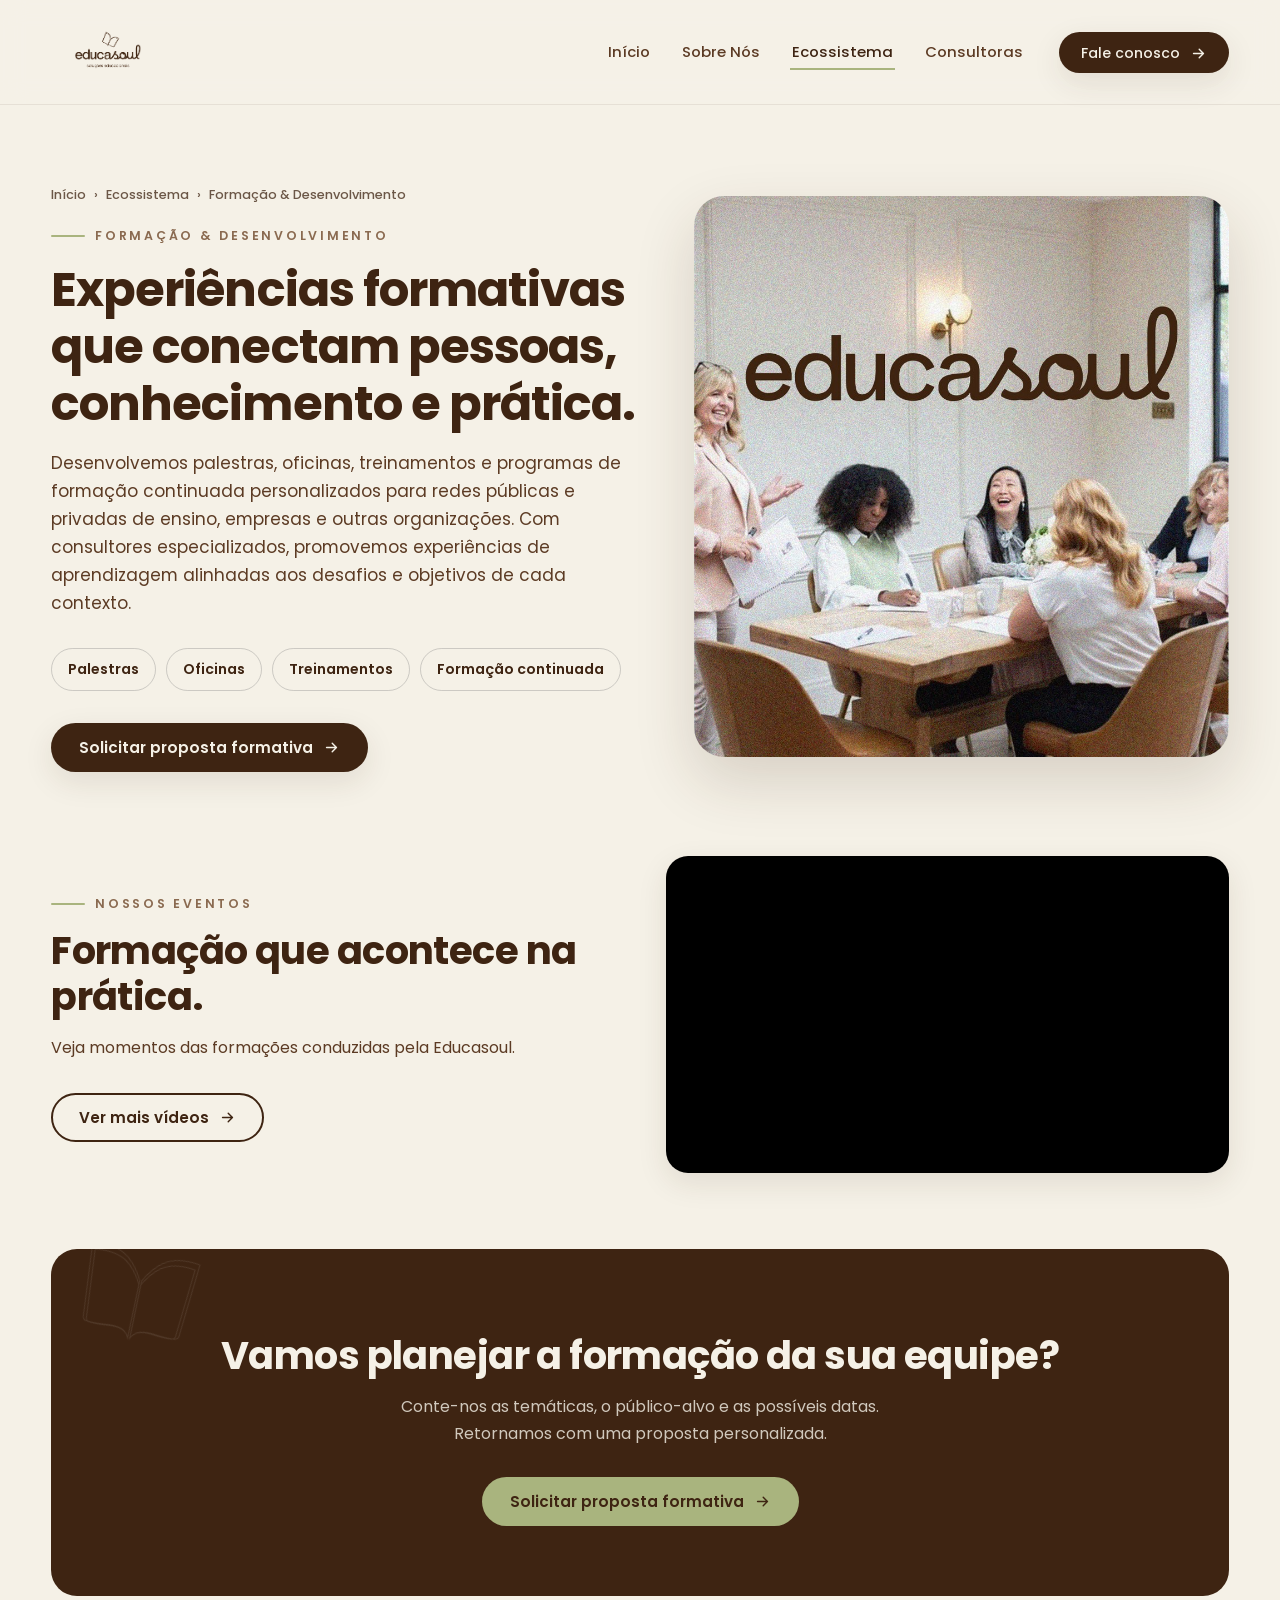
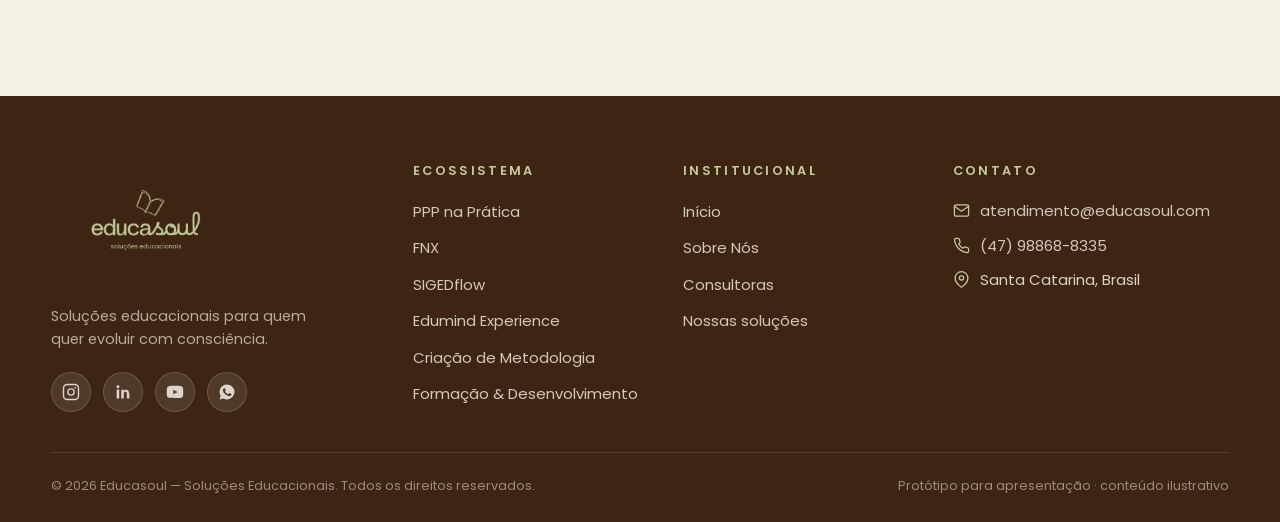
<file: Site educasoul/site/formacao.html>
<!DOCTYPE html>
<html lang="pt-BR">
<head>
<meta charset="UTF-8">
<meta name="viewport" content="width=device-width, initial-scale=1.0">
<!-- prévia: tirar o noindex na publicação final -->
<meta name="robots" content="noindex, nofollow">
<title>Formação & Desenvolvimento — Educasoul</title>
<meta name="description" content="Palestras, oficinas, treinamentos e programas de formação continuada personalizados para redes de ensino, empresas e organizações.">
<link rel="icon" type="image/png" href="assets/educasoul-book-brown.png">
<link rel="preconnect" href="https://fonts.googleapis.com">
<link rel="preconnect" href="https://fonts.gstatic.com" crossorigin>
<link href="https://fonts.googleapis.com/css2?family=Poppins:wght@300;400;500;600;700;800&family=Quicksand:wght@500;600;700&family=Libre+Franklin:wght@600;700;800&display=swap" rel="stylesheet">
<link rel="stylesheet" href="css/styles.css">
</head>
<body>

<header class="site-header">
  <div class="container nav-wrap">
    <a class="brand" href="index.html" aria-label="Educasoul — página inicial">
      <img src="assets/educasoul-logo.png" alt="Educasoul — soluções educacionais">
    </a>
    <nav aria-label="Navegação principal">
      <ul class="nav-links">
        <li><a href="index.html">Início</a></li>
        <li><a href="sobre.html">Sobre Nós</a></li>
        <li><a href="index.html#ecossistema" class="active">Ecossistema</a></li>
        <li><a href="consultoras.html">Consultoras</a></li>
        <li class="nav-cta">
          <a class="btn btn-solid" href="contato.html?tipo=contato">Fale conosco
            <svg viewBox="0 0 24 24" fill="none" stroke="currentColor" stroke-width="2" stroke-linecap="round" stroke-linejoin="round"><path d="M5 12h14M13 6l6 6-6 6"/></svg>
          </a>
        </li>
      </ul>
    </nav>
    <button class="nav-toggle" aria-label="Abrir menu" aria-expanded="false">
      <svg viewBox="0 0 24 24" fill="none" stroke="currentColor" stroke-width="2" stroke-linecap="round"><path d="M4 7h16M4 12h16M4 17h16"/></svg>
    </button>
  </div>
</header>

<main>
<section class="page-hero">
  <div class="container">
    <div>
      <nav class="crumb" aria-label="Você está em">
        <a href="index.html">Início</a> <span>›</span> <a href="index.html#ecossistema">Ecossistema</a> <span>›</span> <span>Formação &amp; Desenvolvimento</span>
      </nav>
      <span class="eyebrow">formação &amp; desenvolvimento</span>
      <h1 class="h-display">Experiências formativas que conectam pessoas, conhecimento e prática.</h1>
      <p class="lead">Desenvolvemos palestras, oficinas, treinamentos e programas de formação continuada personalizados para redes públicas e privadas de ensino, empresas e outras organizações. Com consultores especializados, promovemos experiências de aprendizagem alinhadas aos desafios e objetivos de cada contexto.</p>
      <ul class="pill-list">
        <li>Palestras</li><li>Oficinas</li><li>Treinamentos</li><li>Formação continuada</li>
      </ul>
      <div class="hero-actions mt-l">
        <a class="btn btn-solid" href="contato.html?tipo=formativa">Solicitar proposta formativa <svg viewBox="0 0 24 24" fill="none" stroke="currentColor" stroke-width="2" stroke-linecap="round" stroke-linejoin="round"><path d="M5 12h14M13 6l6 6-6 6"/></svg></a>
      </div>
    </div>
    <div class="media reveal">
      <img src="assets/consultoras-reuniao.jpg" alt="Formação conduzida pela equipe Educasoul" style="aspect-ratio:4/4.2;">
    </div>
  </div>
</section>

<section class="section" style="padding-top:0;">
  <div class="container split">
    <div class="reveal">
      <span class="eyebrow">nossos eventos</span>
      <h2 class="h-sec">Formação que acontece na prática.</h2>
      <p style="color:var(--brown-2);">Veja momentos das formações conduzidas pela Educasoul.</p>
      <a class="btn btn-outline mt-l" href="https://drive.google.com/drive/folders/1FjA4ORv6jHf1EJx-l9n008reP0lUGUPP" target="_blank" rel="noopener">Ver mais vídeos <svg viewBox="0 0 24 24" fill="none" stroke="currentColor" stroke-width="2" stroke-linecap="round" stroke-linejoin="round"><path d="M5 12h14M13 6l6 6-6 6"/></svg></a>
    </div>
    <div class="reveal">
      <!-- TODO-CLIENTE: o arquivo do Drive precisa estar compartilhado como "qualquer pessoa com o link" -->
      <div class="video-embed">
        <iframe src="https://drive.google.com/file/d/1b-8bfbbTSAmJiSU8z6GObYX7sOiXXI20/preview" title="Vídeo de evento formativo Educasoul" allow="autoplay; fullscreen" loading="lazy"></iframe>
      </div>
    </div>
  </div>
</section>

<section class="cta-band">
  <div class="container">
    <div class="cta-inner reveal">
      <img class="watermark" src="assets/educasoul-book-cream.png" alt="" aria-hidden="true">
      <h2 class="h-sec">Vamos planejar a formação da sua equipe?</h2>
      <p>Conte-nos as temáticas, o público-alvo e as possíveis datas. Retornamos com uma proposta personalizada.</p>
      <a class="btn btn-sage" href="contato.html?tipo=formativa">Solicitar proposta formativa <svg viewBox="0 0 24 24" fill="none" stroke="currentColor" stroke-width="2" stroke-linecap="round" stroke-linejoin="round"><path d="M5 12h14M13 6l6 6-6 6"/></svg></a>
    </div>
  </div>
</section>

</main>

<footer class="site-footer" id="contato">
  <div class="container">
    <div class="footer-grid">
      <div class="footer-brand">
        <img src="assets/educasoul-logo-sage.png" alt="Educasoul — soluções educacionais">
        <p>Soluções educacionais para quem quer evoluir com consciência.</p>
        <div class="social-row">
          <a href="#" aria-label="Instagram"><svg viewBox="0 0 24 24" fill="none" stroke="currentColor" stroke-width="1.8" stroke-linecap="round" stroke-linejoin="round"><rect x="2" y="2" width="20" height="20" rx="5"/><circle cx="12" cy="12" r="4.2"/><circle cx="17.6" cy="6.4" r="1.1" fill="currentColor" stroke="none"/></svg></a>
          <a href="#" aria-label="LinkedIn"><svg viewBox="0 0 24 24" fill="currentColor"><path d="M6.94 8.5v12H3.56v-12h3.38zM5.25 3a1.97 1.97 0 110 3.94 1.97 1.97 0 010-3.94zM20.5 13.9v6.6h-3.37v-6.2c0-1.56-.56-2.62-1.96-2.62-1.07 0-1.7.72-1.98 1.41-.1.25-.13.6-.13.94v6.47H9.69s.05-10.5 0-11.59h3.37v1.64c.45-.69 1.25-1.68 3.04-1.68 2.22 0 3.9 1.45 3.9 4.57z"/></svg></a>
          <a href="#" aria-label="YouTube"><svg viewBox="0 0 24 24" fill="currentColor"><path d="M23 12s0-3.85-.49-5.7a2.98 2.98 0 00-2.1-2.1C18.56 3.7 12 3.7 12 3.7s-6.56 0-8.41.5a2.98 2.98 0 00-2.1 2.1C1 8.15 1 12 1 12s0 3.85.49 5.7c.27 1.02 1.08 1.83 2.1 2.1 1.85.5 8.41.5 8.41.5s6.56 0 8.41-.5a2.98 2.98 0 002.1-2.1C23 15.85 23 12 23 12zM9.75 8.85l5.75 3.15-5.75 3.15v-6.3z"/></svg></a>
          <a href="https://wa.me/5547988688335" target="_blank" rel="noopener" aria-label="WhatsApp"><svg viewBox="0 0 24 24" fill="currentColor"><path d="M12.04 2a9.9 9.9 0 00-8.5 14.97L2 22l5.18-1.5A9.9 9.9 0 1012.04 2zm5.77 14.13c-.24.68-1.4 1.3-1.93 1.35-.52.05-1.01.24-3.4-.7-2.87-1.13-4.7-4.06-4.84-4.25-.14-.19-1.16-1.55-1.16-2.95 0-1.4.73-2.09 1-2.38.26-.29.57-.36.76-.36l.55.01c.18 0 .42-.07.65.5.24.57.8 1.97.87 2.11.07.14.12.31.02.5-.09.19-.14.3-.28.47l-.43.5c-.14.14-.29.3-.12.58.16.29.73 1.2 1.56 1.95 1.08.96 1.98 1.26 2.27 1.4.28.14.45.12.62-.07.16-.19.71-.83.9-1.11.19-.29.38-.24.64-.14.26.09 1.66.78 1.94.92.29.14.48.22.55.34.07.12.07.68-.17 1.33z"/></svg></a>
        </div>
      </div>
      <div class="footer-col">
        <h5>Ecossistema</h5>
        <ul>
          <li><a href="ppp-na-pratica.html">PPP na Prática</a></li>
          <li><a href="fenix.html">FNX</a></li>
          <li><a href="sigedflow.html">SIGEDflow</a></li>
          <li><a href="edumind.html">Edumind Experience</a></li>
          <li><a href="metodologia.html">Criação de Metodologia</a></li>
          <li><a href="formacao.html">Formação &amp; Desenvolvimento</a></li>
        </ul>
      </div>
      <div class="footer-col">
        <h5>Institucional</h5>
        <ul>
          <li><a href="index.html">Início</a></li>
          <li><a href="sobre.html">Sobre Nós</a></li>
          <li><a href="consultoras.html">Consultoras</a></li>
          <li><a href="index.html#ecossistema">Nossas soluções</a></li>
        </ul>
      </div>
      <div class="footer-col">
        <h5>Contato</h5>
        <ul>
          <li class="contact-item">
            <svg viewBox="0 0 24 24" fill="none" stroke="currentColor" stroke-width="1.8" stroke-linecap="round" stroke-linejoin="round"><path d="M4 4h16c1.1 0 2 .9 2 2v12c0 1.1-.9 2-2 2H4c-1.1 0-2-.9-2-2V6c0-1.1.9-2 2-2z"/><path d="M22 6l-10 7L2 6"/></svg>
            <a href="mailto:atendimento@educasoul.com">atendimento@educasoul.com</a>
          </li>
          <li class="contact-item">
            <svg viewBox="0 0 24 24" fill="none" stroke="currentColor" stroke-width="1.8" stroke-linecap="round" stroke-linejoin="round"><path d="M22 16.92v3a2 2 0 01-2.18 2 19.79 19.79 0 01-8.63-3.07 19.5 19.5 0 01-6-6A19.79 19.79 0 012.12 4.18 2 2 0 014.11 2h3a2 2 0 012 1.72c.13.96.36 1.9.7 2.81a2 2 0 01-.45 2.11L8.09 9.91a16 16 0 006 6l1.27-1.27a2 2 0 012.11-.45c.91.34 1.85.57 2.81.7A2 2 0 0122 16.92z"/></svg>
            <a href="https://wa.me/5547988688335" target="_blank" rel="noopener">(47) 98868-8335</a>
          </li>
          <li class="contact-item">
            <svg viewBox="0 0 24 24" fill="none" stroke="currentColor" stroke-width="1.8" stroke-linecap="round" stroke-linejoin="round"><path d="M21 10c0 7-9 13-9 13S3 17 3 10a9 9 0 0118 0z"/><circle cx="12" cy="10" r="3"/></svg>
            <span>Santa Catarina, Brasil</span>
          </li>
        </ul>
      </div>
    </div>
    <div class="footer-bottom">
      <span>© <span data-year>2026</span> Educasoul — Soluções Educacionais. Todos os direitos reservados.</span>
      <span>Protótipo para apresentação · conteúdo ilustrativo</span>
    </div>
  </div>
</footer>

<script src="js/main.js"></script>
</body>
</html>
</file>
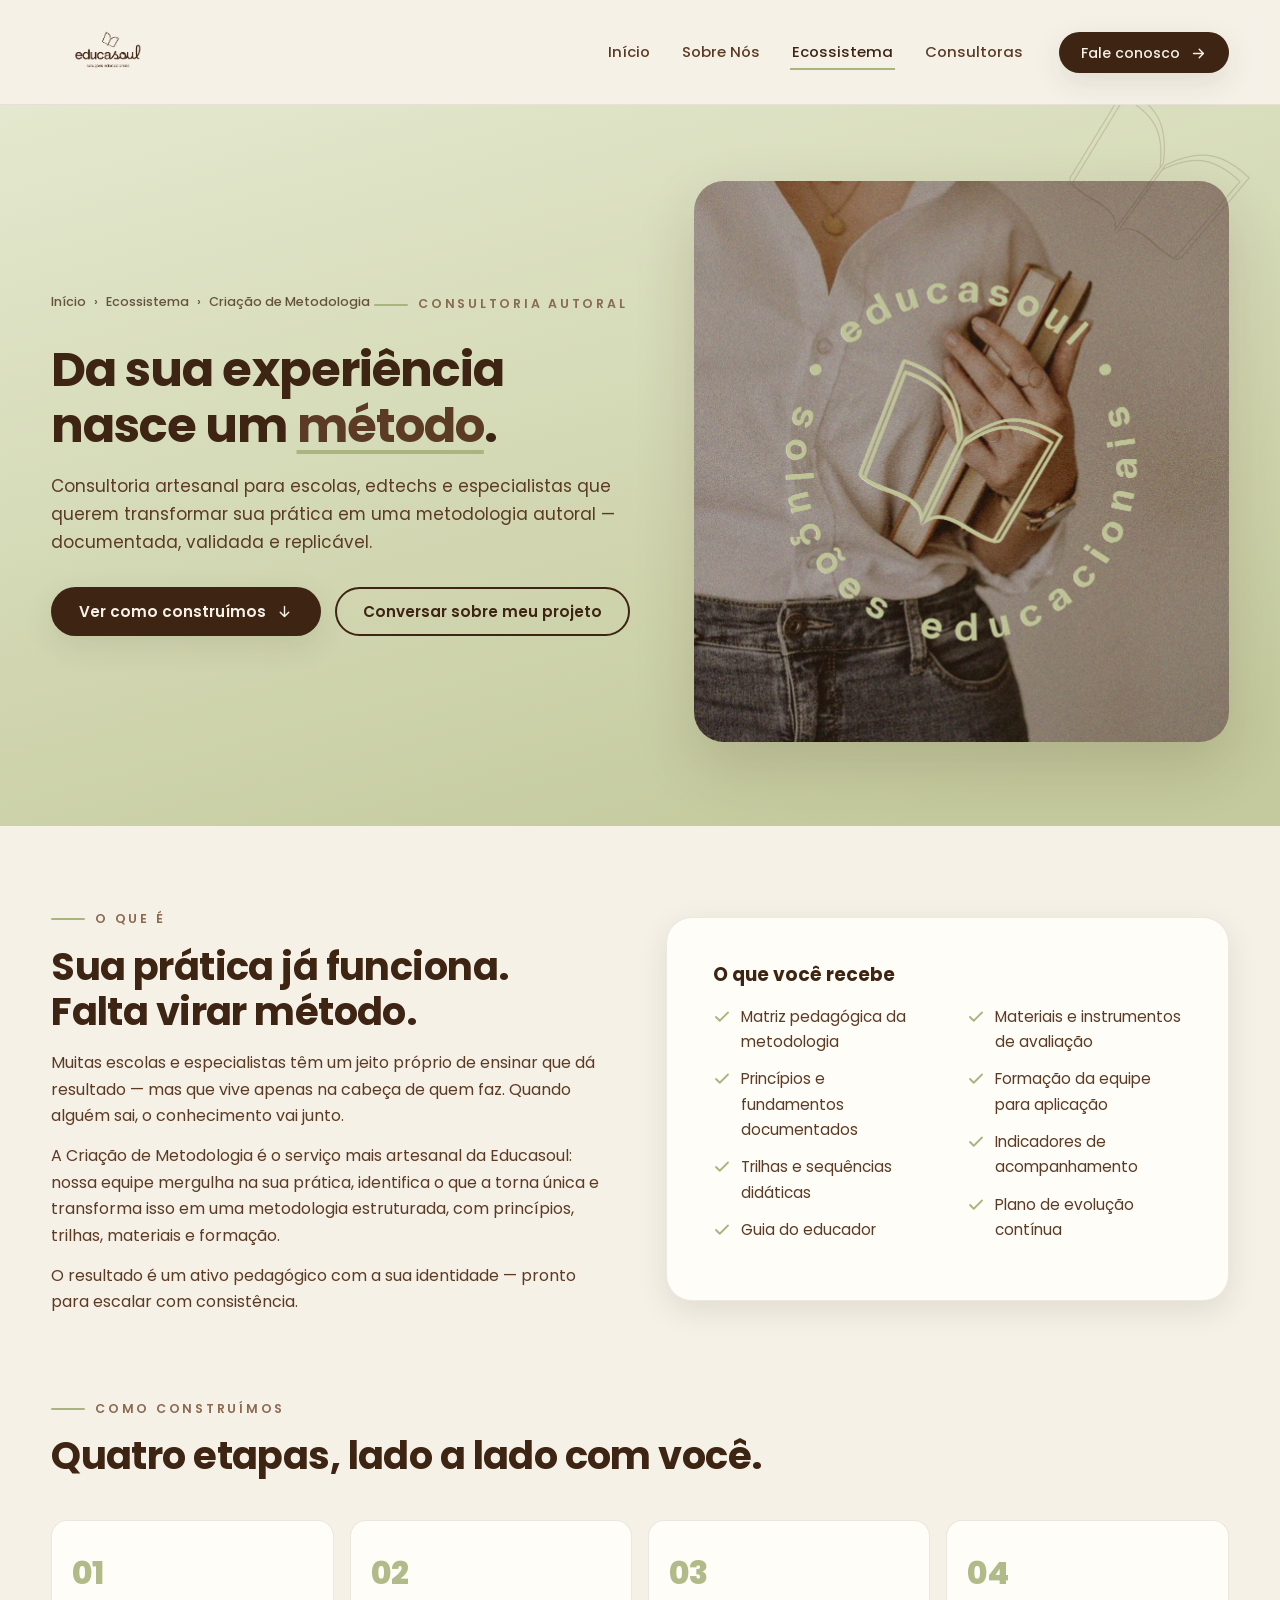
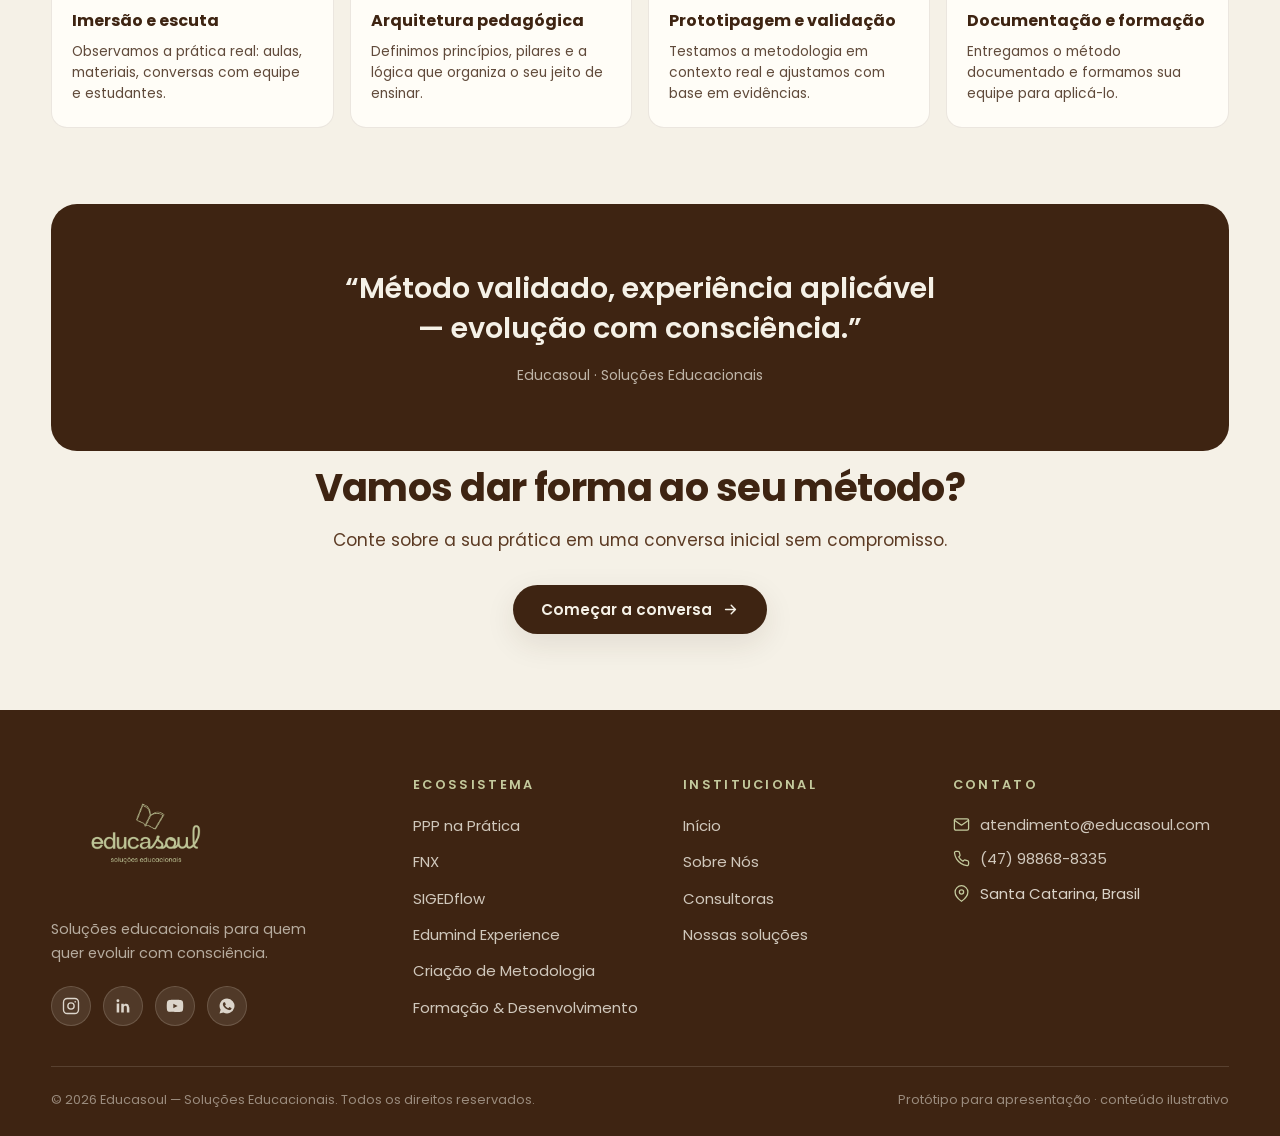
<file: Site educasoul/site/metodologia.html>
<!DOCTYPE html>
<html lang="pt-BR">
<head>
<meta charset="UTF-8">
<meta name="viewport" content="width=device-width, initial-scale=1.0">
<!-- prévia: tirar o noindex na publicação final -->
<meta name="robots" content="noindex, nofollow">
<title>Criação de Metodologia — Educasoul</title>
<meta name="description" content="Criação de Metodologia Educasoul: consultoria autoral para transformar a sua prática em uma metodologia documentada, validada e replicável.">
<link rel="icon" type="image/png" href="assets/educasoul-book-brown.png">
<link rel="preconnect" href="https://fonts.googleapis.com">
<link rel="preconnect" href="https://fonts.gstatic.com" crossorigin>
<link href="https://fonts.googleapis.com/css2?family=Poppins:wght@300;400;500;600;700;800&display=swap" rel="stylesheet">
<link rel="stylesheet" href="css/styles.css">
<style>
  .meto-hero {
    background: linear-gradient(165deg, var(--sage-pale), var(--sage-soft) 90%);
    position: relative; overflow: hidden;
  }
  .meto-hero .watermark {
    position: absolute; right: -90px; top: -70px; width: 420px;
    opacity: .16; transform: rotate(10deg); pointer-events: none;
  }
  .entregaveis {
    background: var(--paper); border: 1px solid rgba(62,36,18,.09);
    border-radius: var(--radius); padding: clamp(28px, 4vw, 46px);
    box-shadow: var(--shadow-1);
  }
  .entregaveis h3 { margin-bottom: 18px; }
  .entregaveis ul { columns: 2; column-gap: 40px; list-style: none; }
  .entregaveis li {
    display: flex; gap: 10px; align-items: flex-start;
    break-inside: avoid; margin-bottom: 12px; font-size: .96rem; color: var(--brown-2);
  }
  .entregaveis li svg { width: 18px; height: 18px; color: var(--sage); flex: none; margin-top: 4px; }
  @media (max-width: 760px) { .entregaveis ul { columns: 1; } }
</style>
</head>
<body class="theme-meto">

<header class="site-header">
  <div class="container nav-wrap">
    <a class="brand" href="index.html" aria-label="Educasoul — página inicial">
      <img src="assets/educasoul-logo.png" alt="Educasoul — soluções educacionais">
    </a>
    <nav aria-label="Navegação principal">
      <ul class="nav-links">
        <li><a href="index.html">Início</a></li>
        <li><a href="sobre.html">Sobre Nós</a></li>
        <li><a href="index.html#ecossistema" class="active">Ecossistema</a></li>
        <li><a href="consultoras.html">Consultoras</a></li>
        <li class="nav-cta">
          <a class="btn btn-solid" href="contato.html?tipo=contato">Fale conosco
            <svg viewBox="0 0 24 24" fill="none" stroke="currentColor" stroke-width="2" stroke-linecap="round" stroke-linejoin="round"><path d="M5 12h14M13 6l6 6-6 6"/></svg>
          </a>
        </li>
      </ul>
    </nav>
    <button class="nav-toggle" aria-label="Abrir menu" aria-expanded="false">
      <svg viewBox="0 0 24 24" fill="none" stroke="currentColor" stroke-width="2" stroke-linecap="round"><path d="M4 7h16M4 12h16M4 17h16"/></svg>
    </button>
  </div>
</header>

<main>

<!-- HERO -->
<section class="page-hero meto-hero">
  <img class="watermark" src="assets/educasoul-book-brown.png" alt="" aria-hidden="true">
  <div class="container">
    <div>
      <nav class="crumb" aria-label="Você está em">
        <a href="index.html">Início</a> <span>›</span> <a href="index.html#ecossistema">Ecossistema</a> <span>›</span> <span>Criação de Metodologia</span>
      </nav>
      <span class="eyebrow">consultoria autoral</span>
      <h1 class="h-display">Da sua experiência<br>nasce um <em style="font-style:normal; color:var(--brown-2); text-decoration:underline; text-decoration-color:var(--sage); text-underline-offset:8px;">método</em>.</h1>
      <p class="lead">Consultoria artesanal para escolas, edtechs e especialistas que querem transformar sua prática em uma metodologia autoral — documentada, validada e replicável.</p>
      <div class="hero-actions">
        <a class="btn btn-solid" href="#etapas">Ver como construímos
          <svg viewBox="0 0 24 24" fill="none" stroke="currentColor" stroke-width="2" stroke-linecap="round" stroke-linejoin="round"><path d="M12 5v14M6 13l6 6 6-6"/></svg>
        </a>
        <a class="btn btn-outline" href="contato.html?tipo=metodologia">Conversar sobre meu projeto</a>
      </div>
    </div>
    <div class="media reveal">
      <img src="assets/hero-livros.jpg" alt="Educadora segurando livros com o selo Educasoul" style="aspect-ratio:4/4.2; object-fit:cover; width:100%;">
    </div>
  </div>
</section>

<!-- O QUE É -->
<section class="section">
  <div class="container split">
    <div class="reveal">
      <span class="eyebrow">o que é</span>
      <h2 class="h-sec">Sua prática já funciona.<br>Falta virar método.</h2>
      <p style="color:var(--brown-2); margin-bottom:14px;">Muitas escolas e especialistas têm um jeito próprio de ensinar que dá resultado — mas que vive apenas na cabeça de quem faz. Quando alguém sai, o conhecimento vai junto.</p>
      <p style="color:var(--brown-2); margin-bottom:14px;">A Criação de Metodologia é o serviço mais artesanal da Educasoul: nossa equipe mergulha na sua prática, identifica o que a torna única e transforma isso em uma metodologia estruturada, com princípios, trilhas, materiais e formação.</p>
      <p style="color:var(--brown-2);">O resultado é um ativo pedagógico com a sua identidade — pronto para escalar com consistência.</p>
    </div>
    <div class="reveal">
      <div class="entregaveis">
        <h3>O que você recebe</h3>
        <ul>
          <li><svg viewBox="0 0 24 24" fill="none" stroke="currentColor" stroke-width="2.4" stroke-linecap="round" stroke-linejoin="round"><path d="M20 6L9 17l-5-5"/></svg> Matriz pedagógica da metodologia</li>
          <li><svg viewBox="0 0 24 24" fill="none" stroke="currentColor" stroke-width="2.4" stroke-linecap="round" stroke-linejoin="round"><path d="M20 6L9 17l-5-5"/></svg> Princípios e fundamentos documentados</li>
          <li><svg viewBox="0 0 24 24" fill="none" stroke="currentColor" stroke-width="2.4" stroke-linecap="round" stroke-linejoin="round"><path d="M20 6L9 17l-5-5"/></svg> Trilhas e sequências didáticas</li>
          <li><svg viewBox="0 0 24 24" fill="none" stroke="currentColor" stroke-width="2.4" stroke-linecap="round" stroke-linejoin="round"><path d="M20 6L9 17l-5-5"/></svg> Guia do educador</li>
          <li><svg viewBox="0 0 24 24" fill="none" stroke="currentColor" stroke-width="2.4" stroke-linecap="round" stroke-linejoin="round"><path d="M20 6L9 17l-5-5"/></svg> Materiais e instrumentos de avaliação</li>
          <li><svg viewBox="0 0 24 24" fill="none" stroke="currentColor" stroke-width="2.4" stroke-linecap="round" stroke-linejoin="round"><path d="M20 6L9 17l-5-5"/></svg> Formação da equipe para aplicação</li>
          <li><svg viewBox="0 0 24 24" fill="none" stroke="currentColor" stroke-width="2.4" stroke-linecap="round" stroke-linejoin="round"><path d="M20 6L9 17l-5-5"/></svg> Indicadores de acompanhamento</li>
          <li><svg viewBox="0 0 24 24" fill="none" stroke="currentColor" stroke-width="2.4" stroke-linecap="round" stroke-linejoin="round"><path d="M20 6L9 17l-5-5"/></svg> Plano de evolução contínua</li>
        </ul>
      </div>
    </div>
  </div>
</section>

<!-- ETAPAS -->
<section class="section" id="etapas" style="padding-top:0;">
  <div class="container">
    <div class="sec-head reveal">
      <span class="eyebrow">como construímos</span>
      <h2 class="h-sec">Quatro etapas, lado a lado com você.</h2>
    </div>
    <div class="steps">
      <div class="step reveal">
        <h4>Imersão e escuta</h4>
        <p>Observamos a prática real: aulas, materiais, conversas com equipe e estudantes.</p>
      </div>
      <div class="step reveal">
        <h4>Arquitetura pedagógica</h4>
        <p>Definimos princípios, pilares e a lógica que organiza o seu jeito de ensinar.</p>
      </div>
      <div class="step reveal">
        <h4>Prototipagem e validação</h4>
        <p>Testamos a metodologia em contexto real e ajustamos com base em evidências.</p>
      </div>
      <div class="step reveal">
        <h4>Documentação e formação</h4>
        <p>Entregamos o método documentado e formamos sua equipe para aplicá-lo.</p>
      </div>
    </div>
  </div>
</section>

<!-- QUOTE -->
<section class="quote-band section" style="padding-top:0;">
  <div class="container">
    <div class="quote-inner reveal">
      <blockquote>“Método validado, experiência aplicável — evolução com consciência.”</blockquote>
      <cite>Educasoul · Soluções Educacionais</cite>
    </div>
  </div>
</section>

<!-- CTA -->
<section class="section" style="padding-top:0;">
  <div class="container" style="text-align:center;">
    <div class="reveal">
      <h2 class="h-sec">Vamos dar forma ao seu método?</h2>
      <p class="lead" style="margin:0 auto 30px;">Conte sobre a sua prática em uma conversa inicial sem compromisso.</p>
      <a class="btn btn-solid" href="contato.html?tipo=metodologia">Começar a conversa
        <svg viewBox="0 0 24 24" fill="none" stroke="currentColor" stroke-width="2" stroke-linecap="round" stroke-linejoin="round"><path d="M5 12h14M13 6l6 6-6 6"/></svg>
      </a>
    </div>
  </div>
</section>

</main>

<footer class="site-footer" id="contato">
  <div class="container">
    <div class="footer-grid">
      <div class="footer-brand">
        <img src="assets/educasoul-logo-sage.png" alt="Educasoul — soluções educacionais">
        <p>Soluções educacionais para quem quer evoluir com consciência.</p>
        <div class="social-row">
          <a href="#" aria-label="Instagram"><svg viewBox="0 0 24 24" fill="none" stroke="currentColor" stroke-width="1.8" stroke-linecap="round" stroke-linejoin="round"><rect x="2" y="2" width="20" height="20" rx="5"/><circle cx="12" cy="12" r="4.2"/><circle cx="17.6" cy="6.4" r="1.1" fill="currentColor" stroke="none"/></svg></a>
          <a href="#" aria-label="LinkedIn"><svg viewBox="0 0 24 24" fill="currentColor"><path d="M6.94 8.5v12H3.56v-12h3.38zM5.25 3a1.97 1.97 0 110 3.94 1.97 1.97 0 010-3.94zM20.5 13.9v6.6h-3.37v-6.2c0-1.56-.56-2.62-1.96-2.62-1.07 0-1.7.72-1.98 1.41-.1.25-.13.6-.13.94v6.47H9.69s.05-10.5 0-11.59h3.37v1.64c.45-.69 1.25-1.68 3.04-1.68 2.22 0 3.9 1.45 3.9 4.57z"/></svg></a>
          <a href="#" aria-label="YouTube"><svg viewBox="0 0 24 24" fill="currentColor"><path d="M23 12s0-3.85-.49-5.7a2.98 2.98 0 00-2.1-2.1C18.56 3.7 12 3.7 12 3.7s-6.56 0-8.41.5a2.98 2.98 0 00-2.1 2.1C1 8.15 1 12 1 12s0 3.85.49 5.7c.27 1.02 1.08 1.83 2.1 2.1 1.85.5 8.41.5 8.41.5s6.56 0 8.41-.5a2.98 2.98 0 002.1-2.1C23 15.85 23 12 23 12zM9.75 8.85l5.75 3.15-5.75 3.15v-6.3z"/></svg></a>
          <a href="https://wa.me/5547988688335" target="_blank" rel="noopener" aria-label="WhatsApp"><svg viewBox="0 0 24 24" fill="currentColor"><path d="M12.04 2a9.9 9.9 0 00-8.5 14.97L2 22l5.18-1.5A9.9 9.9 0 1012.04 2zm5.77 14.13c-.24.68-1.4 1.3-1.93 1.35-.52.05-1.01.24-3.4-.7-2.87-1.13-4.7-4.06-4.84-4.25-.14-.19-1.16-1.55-1.16-2.95 0-1.4.73-2.09 1-2.38.26-.29.57-.36.76-.36l.55.01c.18 0 .42-.07.65.5.24.57.8 1.97.87 2.11.07.14.12.31.02.5-.09.19-.14.3-.28.47l-.43.5c-.14.14-.29.3-.12.58.16.29.73 1.2 1.56 1.95 1.08.96 1.98 1.26 2.27 1.4.28.14.45.12.62-.07.16-.19.71-.83.9-1.11.19-.29.38-.24.64-.14.26.09 1.66.78 1.94.92.29.14.48.22.55.34.07.12.07.68-.17 1.33z"/></svg></a>
        </div>
      </div>
      <div class="footer-col">
        <h5>Ecossistema</h5>
        <ul>
          <li><a href="ppp-na-pratica.html">PPP na Prática</a></li>
          <li><a href="fenix.html">FNX</a></li>
          <li><a href="sigedflow.html">SIGEDflow</a></li>
          <li><a href="edumind.html">Edumind Experience</a></li>
          <li><a href="metodologia.html">Criação de Metodologia</a></li>
          <li><a href="formacao.html">Formação &amp; Desenvolvimento</a></li>
        </ul>
      </div>
      <div class="footer-col">
        <h5>Institucional</h5>
        <ul>
          <li><a href="index.html">Início</a></li>
          <li><a href="sobre.html">Sobre Nós</a></li>
          <li><a href="consultoras.html">Consultoras</a></li>
          <li><a href="index.html#ecossistema">Nossas soluções</a></li>
        </ul>
      </div>
      <div class="footer-col">
        <h5>Contato</h5>
        <ul>
          <li class="contact-item">
            <svg viewBox="0 0 24 24" fill="none" stroke="currentColor" stroke-width="1.8" stroke-linecap="round" stroke-linejoin="round"><path d="M4 4h16c1.1 0 2 .9 2 2v12c0 1.1-.9 2-2 2H4c-1.1 0-2-.9-2-2V6c0-1.1.9-2 2-2z"/><path d="M22 6l-10 7L2 6"/></svg>
            <a href="mailto:atendimento@educasoul.com">atendimento@educasoul.com</a>
          </li>
          <li class="contact-item">
            <svg viewBox="0 0 24 24" fill="none" stroke="currentColor" stroke-width="1.8" stroke-linecap="round" stroke-linejoin="round"><path d="M22 16.92v3a2 2 0 01-2.18 2 19.79 19.79 0 01-8.63-3.07 19.5 19.5 0 01-6-6A19.79 19.79 0 012.12 4.18 2 2 0 014.11 2h3a2 2 0 012 1.72c.13.96.36 1.9.7 2.81a2 2 0 01-.45 2.11L8.09 9.91a16 16 0 006 6l1.27-1.27a2 2 0 012.11-.45c.91.34 1.85.57 2.81.7A2 2 0 0122 16.92z"/></svg>
            <a href="https://wa.me/5547988688335" target="_blank" rel="noopener">(47) 98868-8335</a>
          </li>
          <li class="contact-item">
            <svg viewBox="0 0 24 24" fill="none" stroke="currentColor" stroke-width="1.8" stroke-linecap="round" stroke-linejoin="round"><path d="M21 10c0 7-9 13-9 13S3 17 3 10a9 9 0 0118 0z"/><circle cx="12" cy="10" r="3"/></svg>
            <span>Santa Catarina, Brasil</span>
          </li>
        </ul>
      </div>
    </div>
    <div class="footer-bottom">
      <span>© <span data-year>2026</span> Educasoul — Soluções Educacionais. Todos os direitos reservados.</span>
      <span>Protótipo para apresentação · conteúdo ilustrativo</span>
    </div>
  </div>
</footer>

<script src="js/main.js"></script>
</body>
</html>
</file>
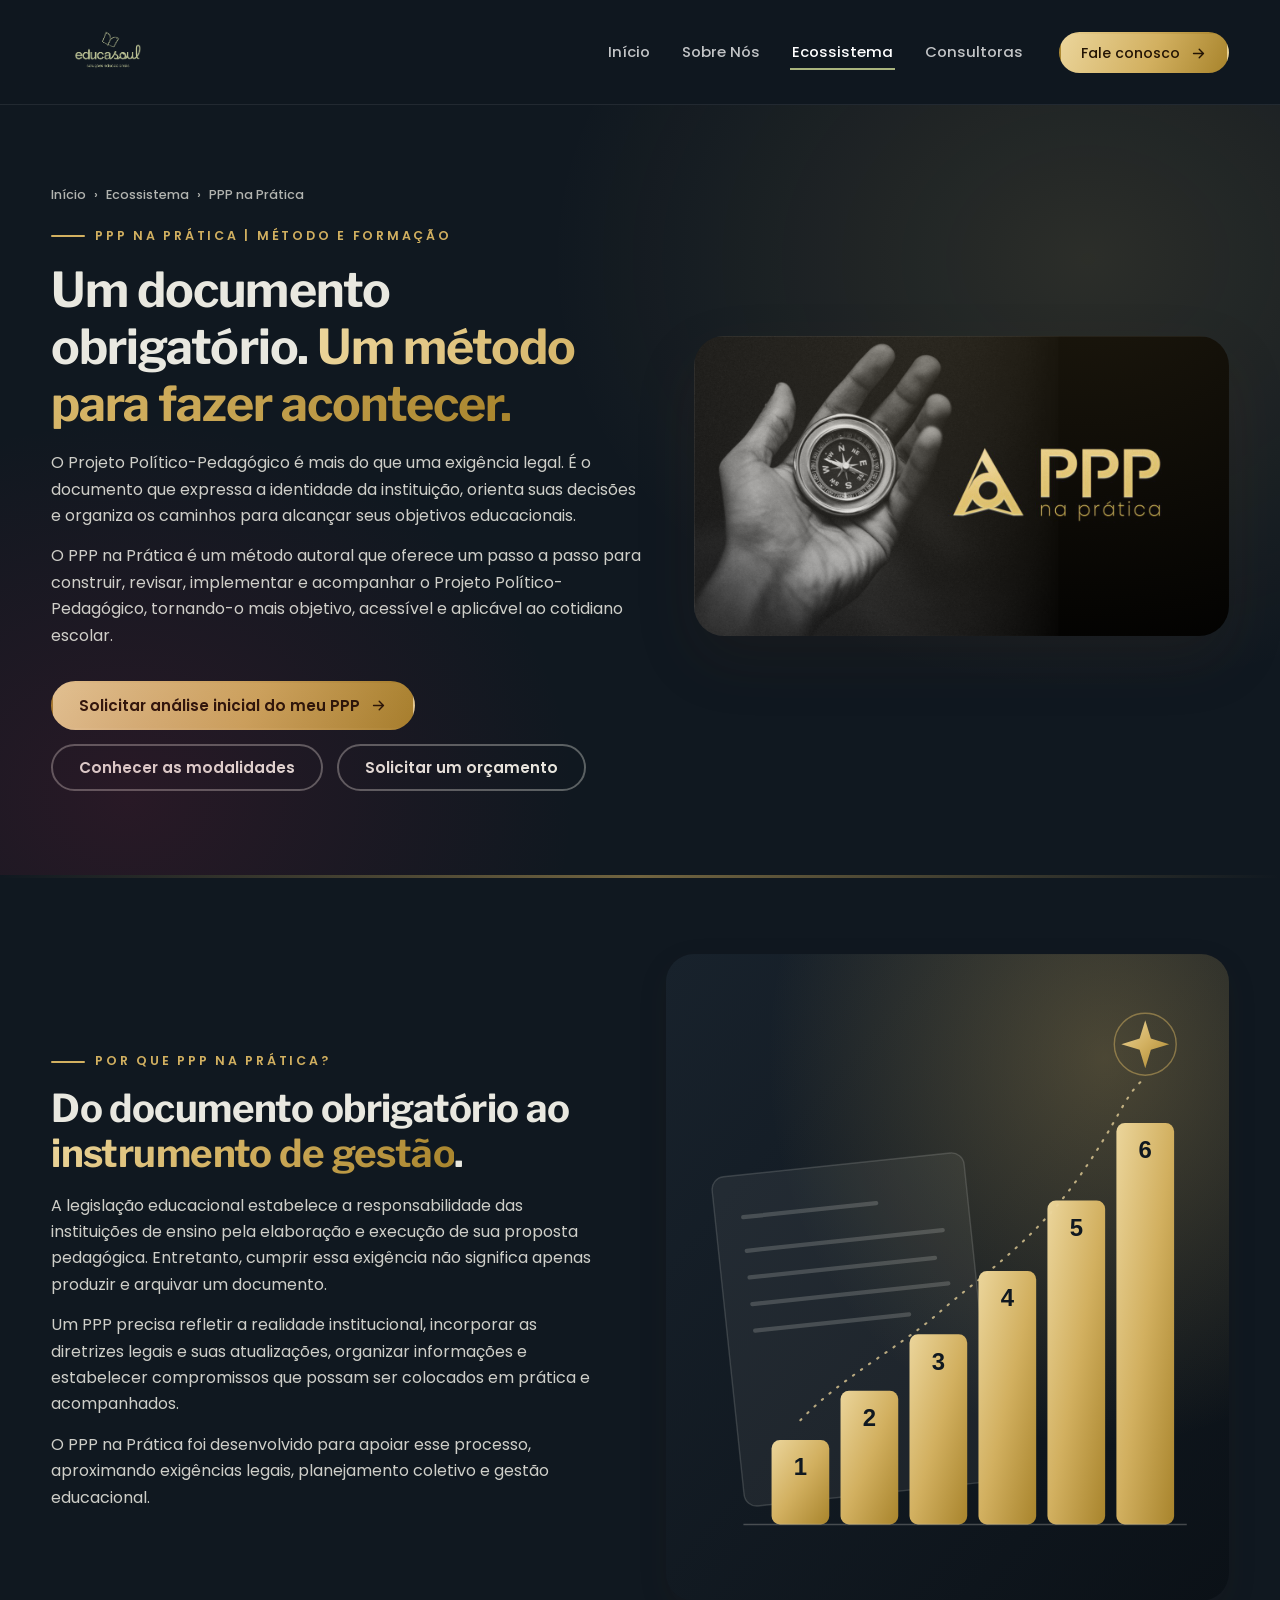
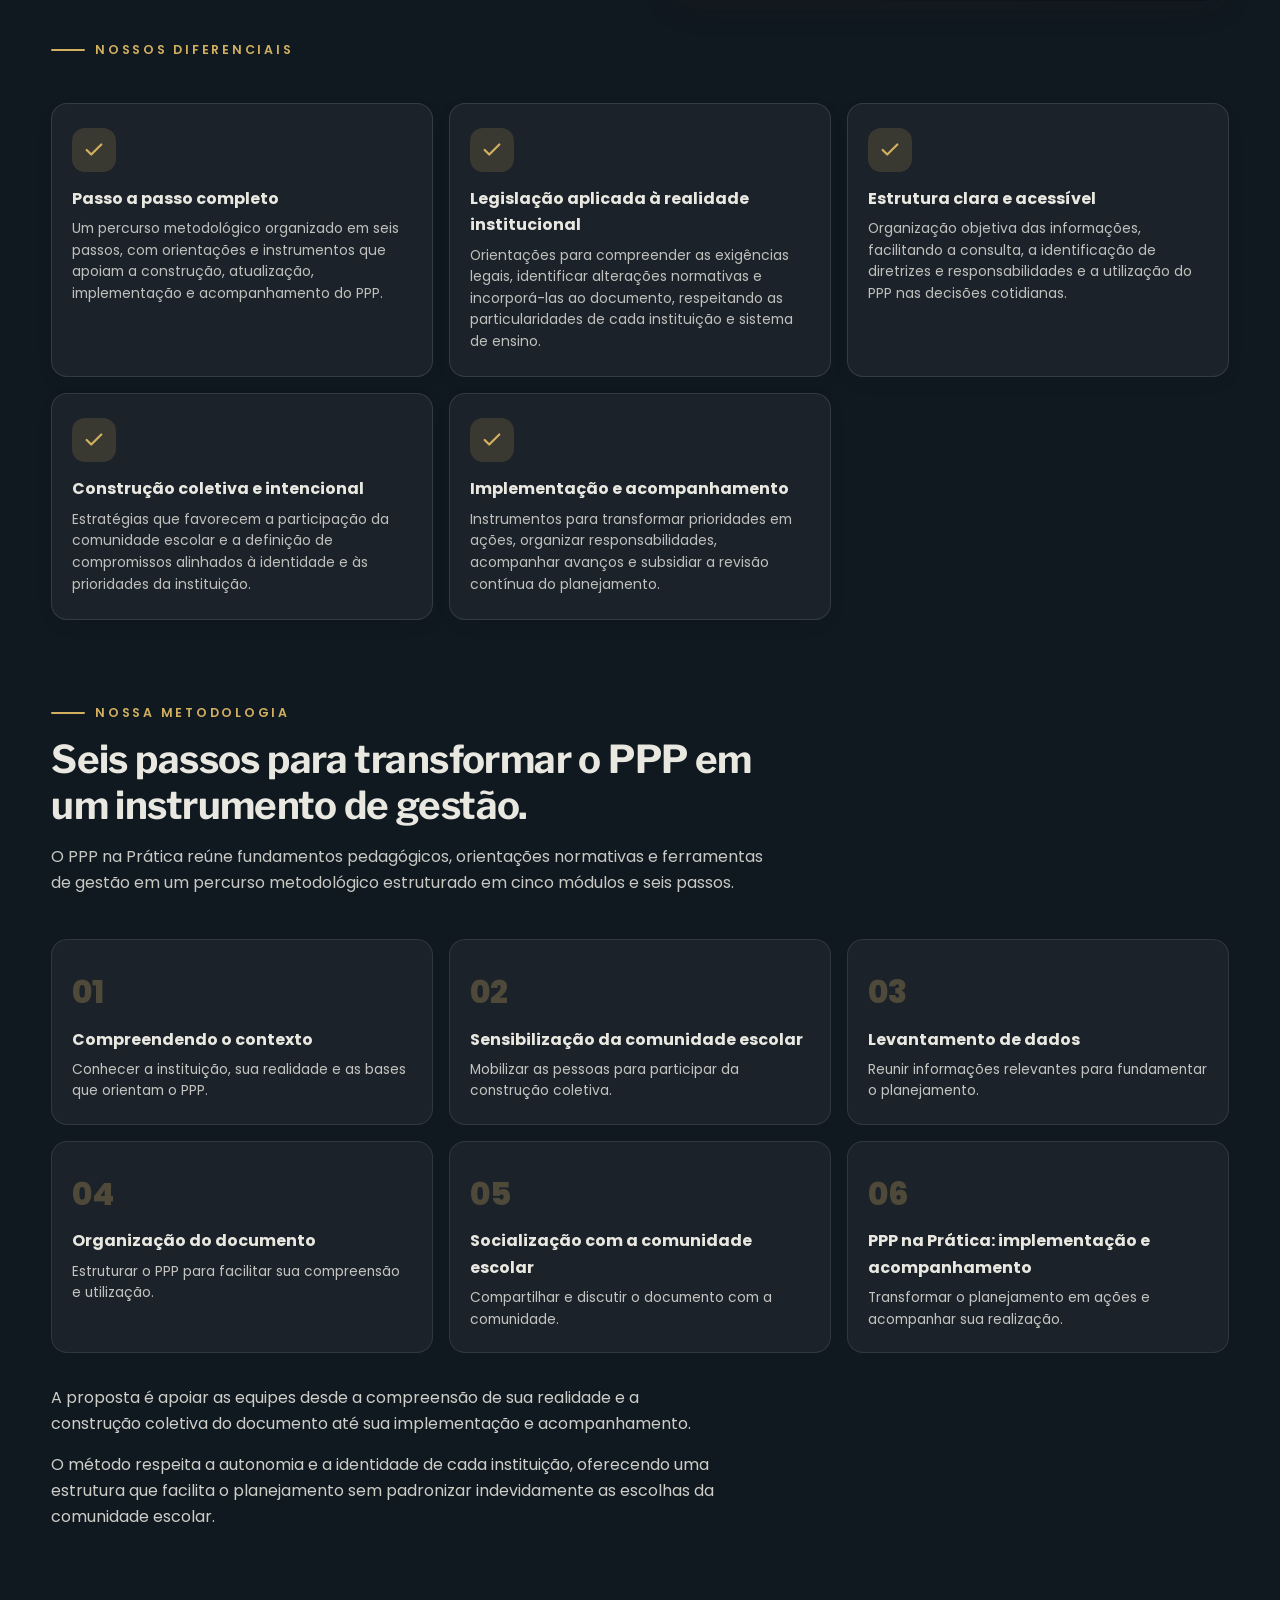
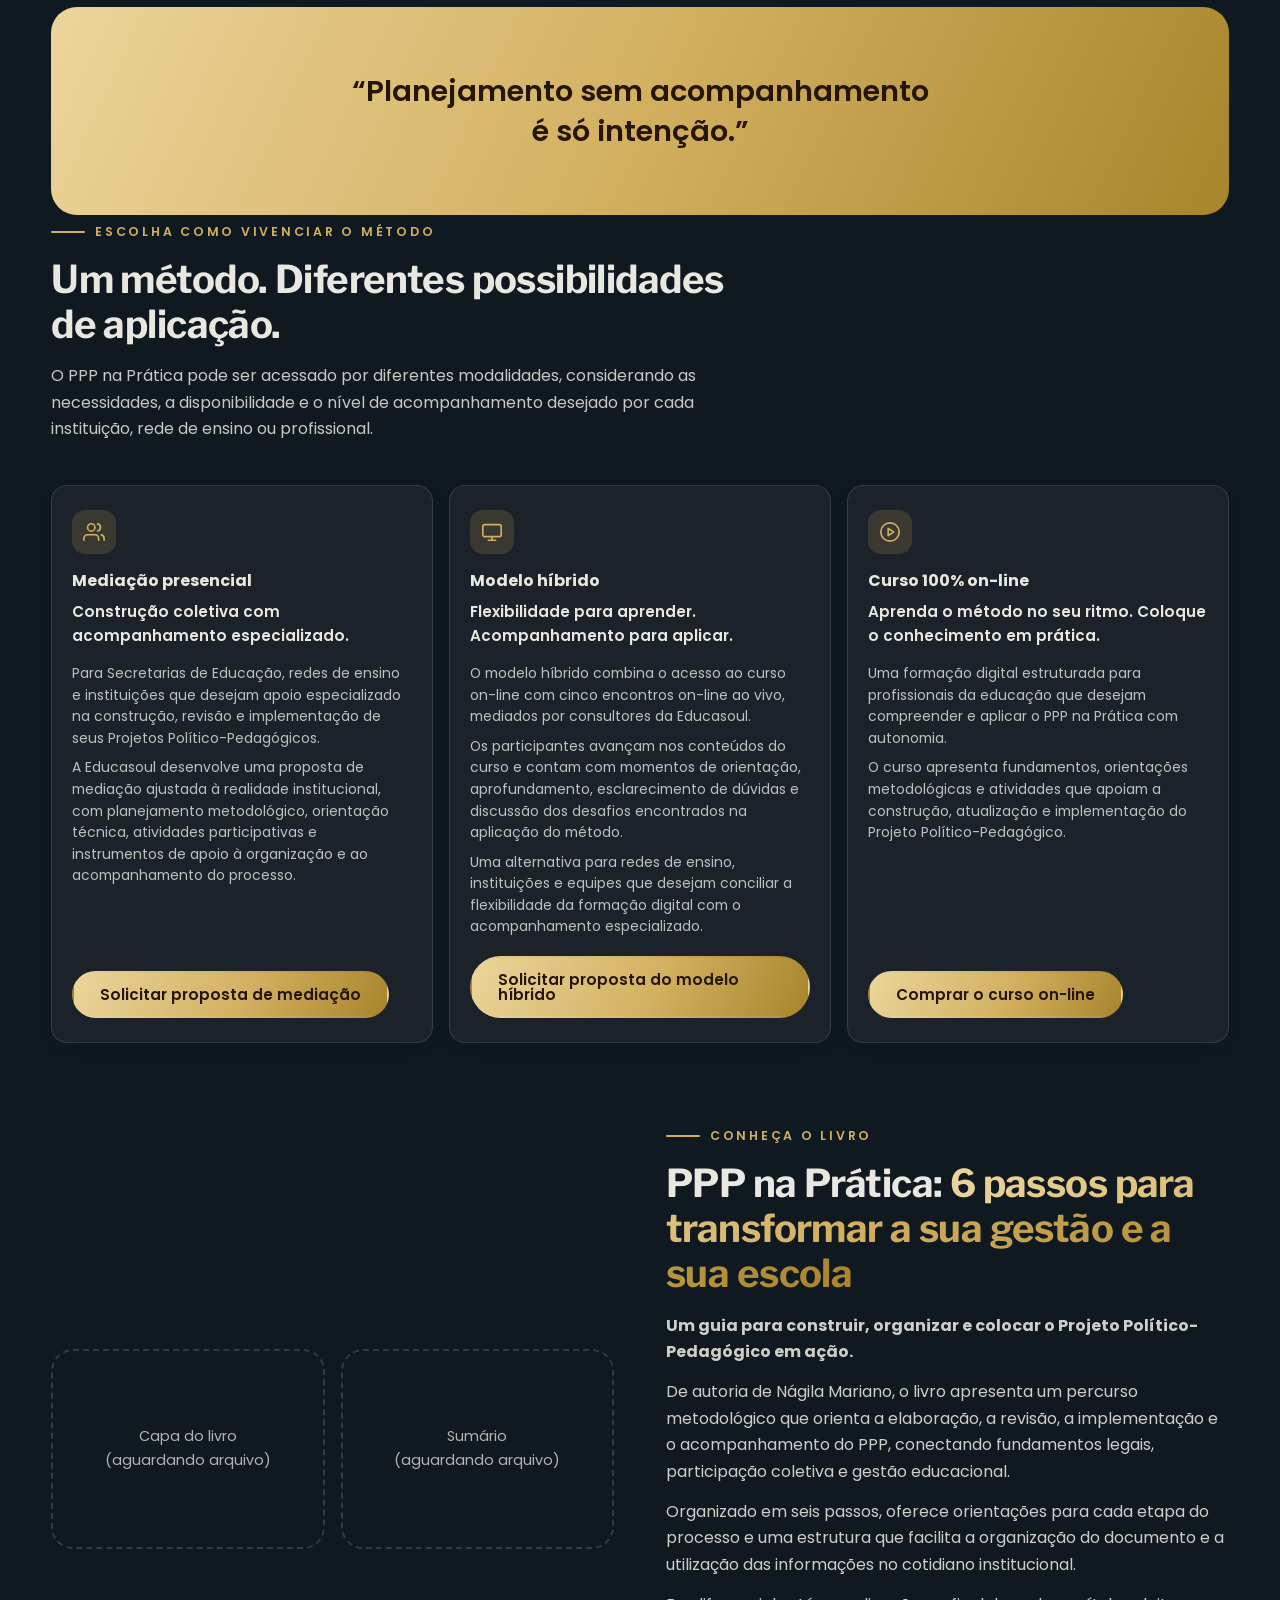
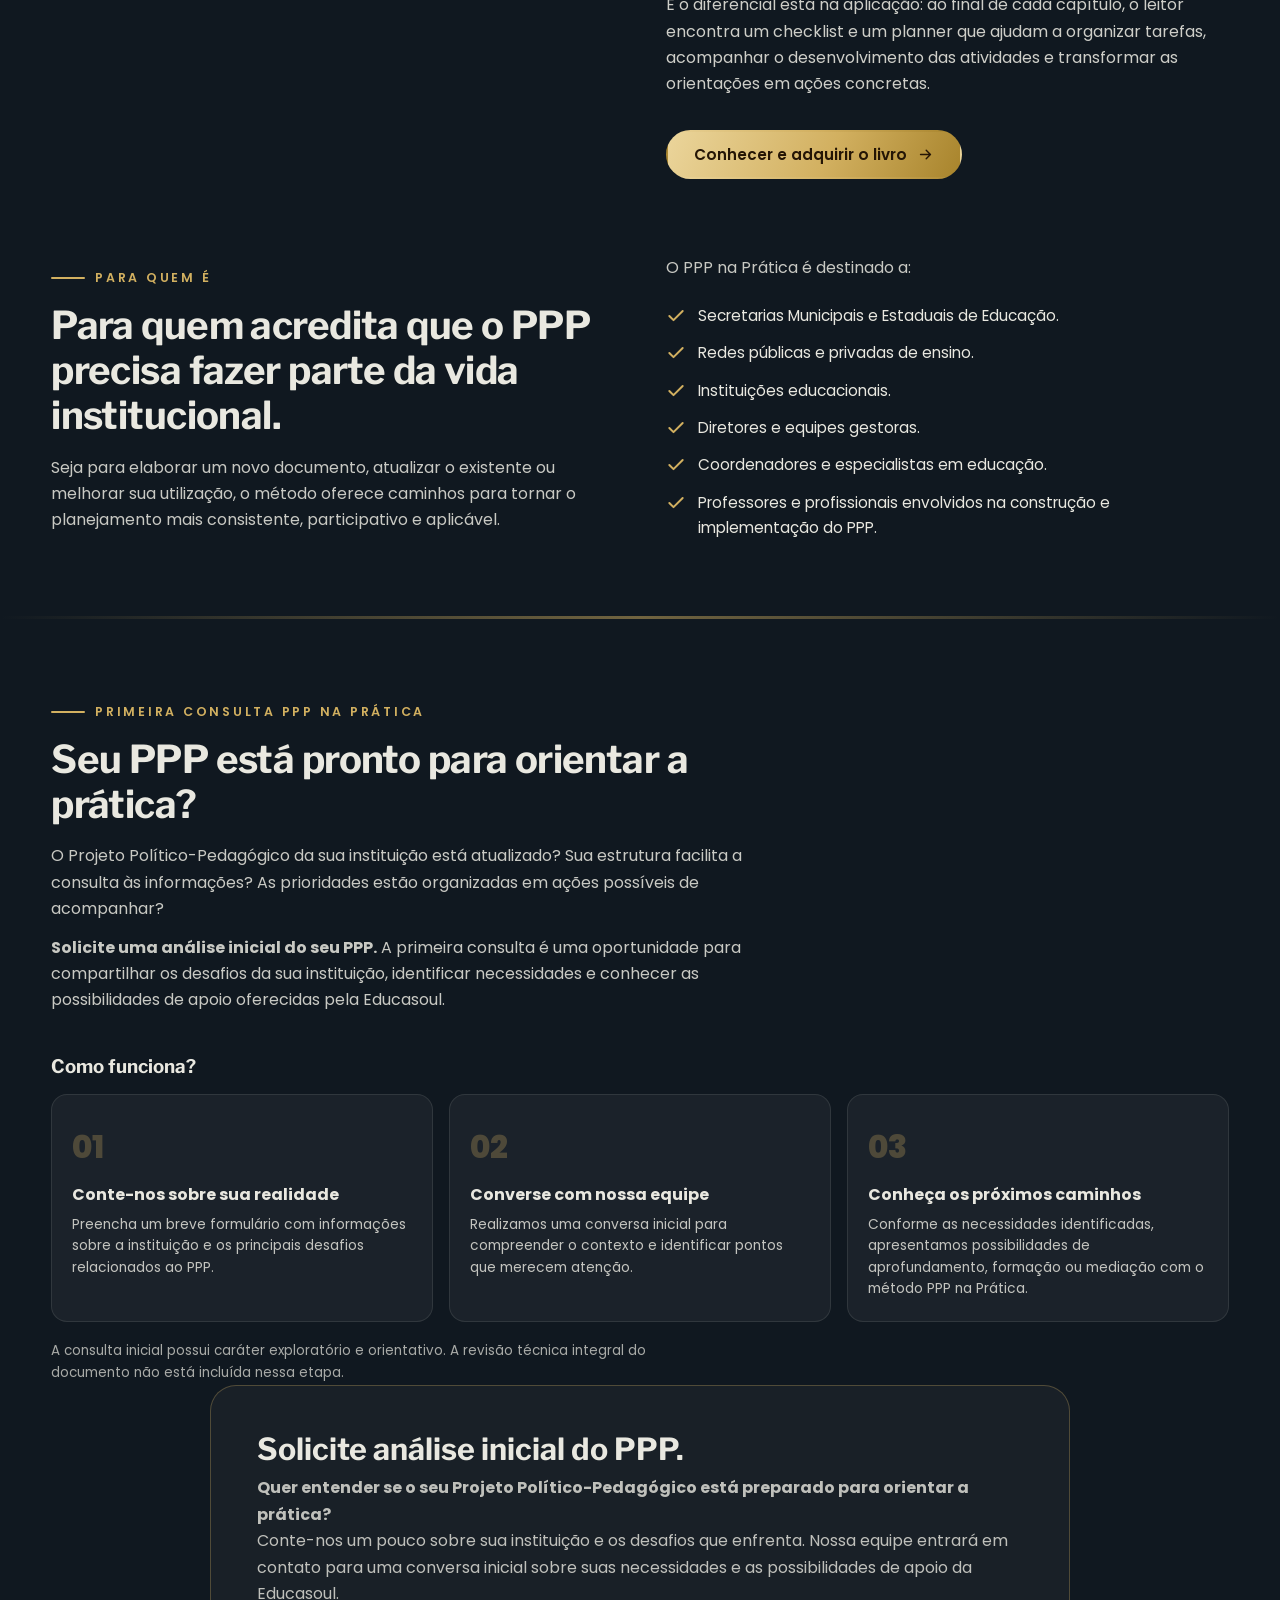
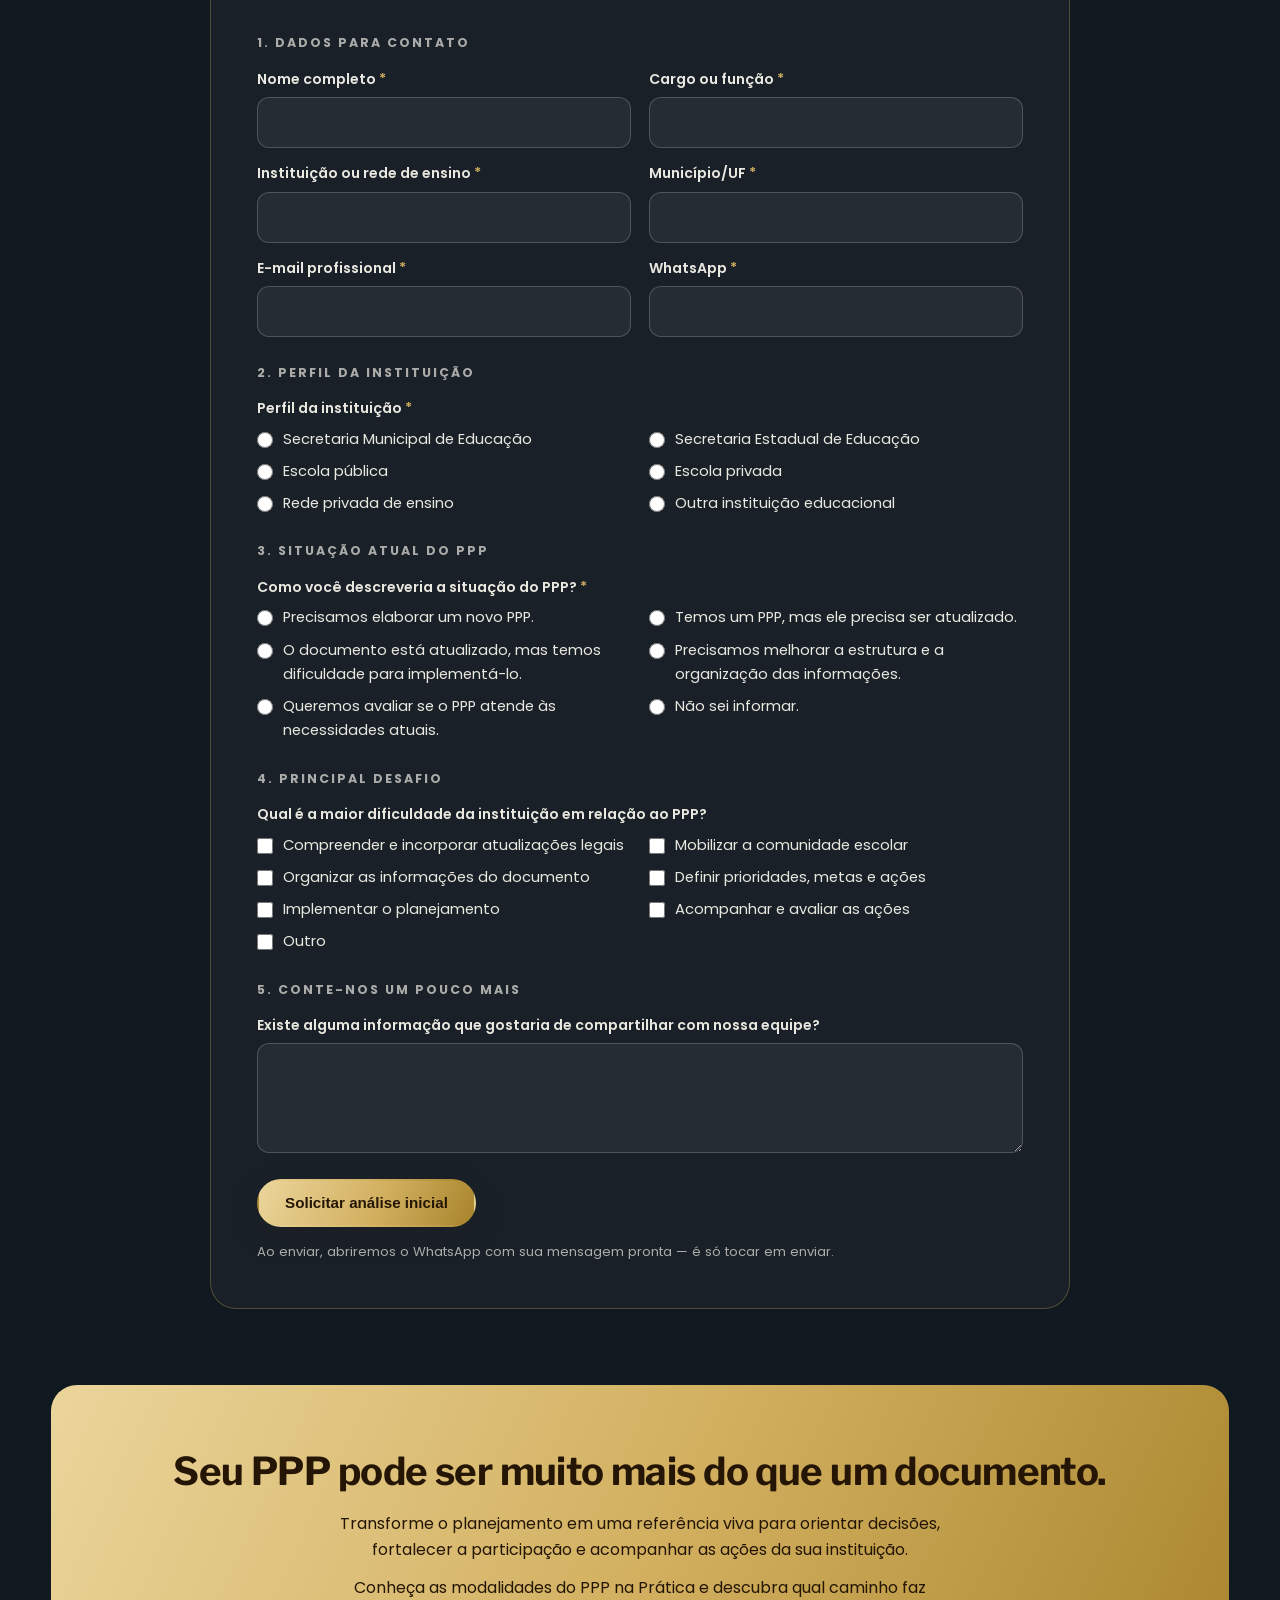
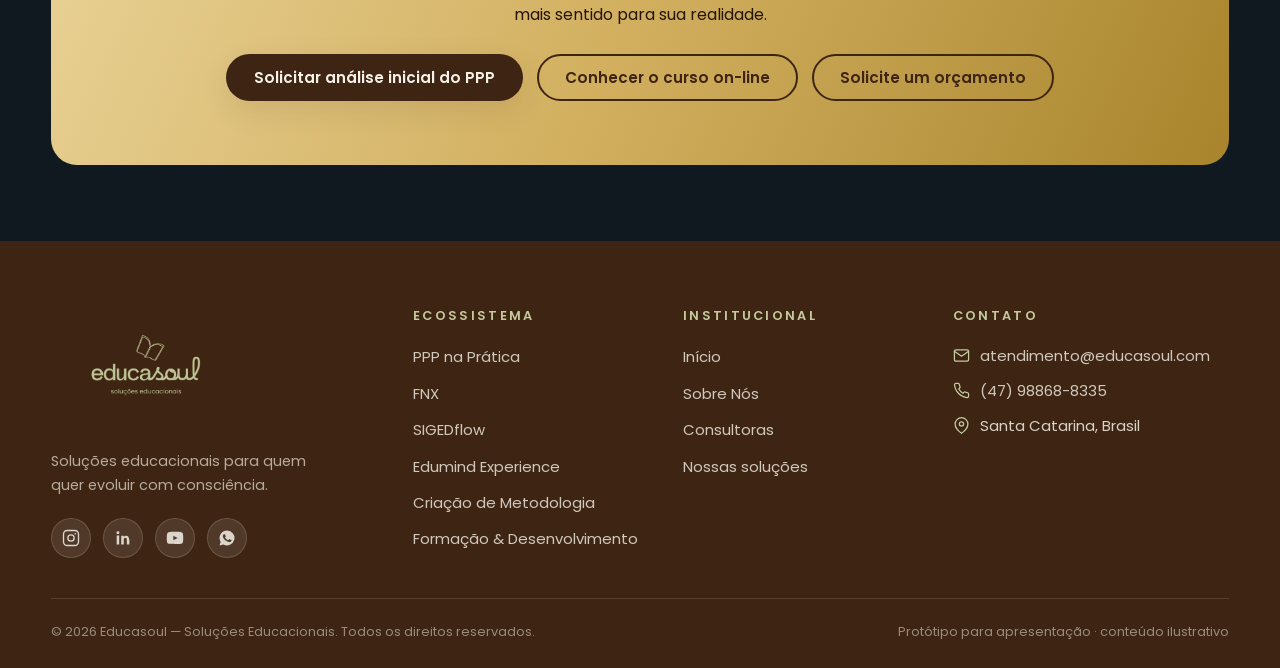
<file: Site educasoul/site/ppp-na-pratica.html>
<!DOCTYPE html>
<html lang="pt-BR">
<head>
<meta charset="UTF-8">
<meta name="viewport" content="width=device-width, initial-scale=1.0">
<!-- prévia: tirar o noindex na publicação final -->
<meta name="robots" content="noindex, nofollow">
<title>PPP na Prática — Educasoul</title>
<meta name="description" content="PPP na Prática: método autoral da Educasoul para construir, revisar, implementar e acompanhar o Projeto Político-Pedagógico.">
<link rel="icon" type="image/png" href="assets/educasoul-book-brown.png">
<link rel="preconnect" href="https://fonts.googleapis.com">
<link rel="preconnect" href="https://fonts.gstatic.com" crossorigin>
<link href="https://fonts.googleapis.com/css2?family=Poppins:wght@300;400;500;600;700;800&family=Libre+Franklin:wght@600;700;800&display=swap" rel="stylesheet">
<link rel="stylesheet" href="css/styles.css">
<style>
  body { background: var(--ppp-black); }
  .theme-ppp h1, .theme-ppp h2, .theme-ppp h3 { font-family: var(--font-grot); }
  .ppp-hero { position: relative; }
  .ppp-hero::before {
    content: ""; position: absolute; inset: 0;
    background:
      radial-gradient(60% 80% at 85% 20%, rgba(210,176,96,.14), transparent 70%),
      radial-gradient(50% 70% at 10% 90%, rgba(150,29,64,.18), transparent 70%);
    pointer-events: none;
  }
  .divider-gold {
    height: 3px; border: 0; border-radius: 3px; margin: 0;
    background: linear-gradient(90deg, transparent, var(--ppp-gold), transparent);
    opacity: .5;
  }
</style>
</head>
<body class="theme-ppp">

<header class="site-header header-dark">
  <div class="container nav-wrap">
    <a class="brand" href="index.html" aria-label="Educasoul — página inicial">
      <img src="assets/educasoul-logo-sage.png" alt="Educasoul — soluções educacionais">
    </a>
    <nav aria-label="Navegação principal">
      <ul class="nav-links">
        <li><a href="index.html">Início</a></li>
        <li><a href="sobre.html">Sobre Nós</a></li>
        <li><a href="index.html#ecossistema" class="active">Ecossistema</a></li>
        <li><a href="consultoras.html">Consultoras</a></li>
        <li class="nav-cta">
          <a class="btn btn-brand" href="contato.html?tipo=contato">Fale conosco
            <svg viewBox="0 0 24 24" fill="none" stroke="currentColor" stroke-width="2" stroke-linecap="round" stroke-linejoin="round"><path d="M5 12h14M13 6l6 6-6 6"/></svg>
          </a>
        </li>
      </ul>
    </nav>
    <button class="nav-toggle" aria-label="Abrir menu" aria-expanded="false">
      <svg viewBox="0 0 24 24" fill="none" stroke="currentColor" stroke-width="2" stroke-linecap="round"><path d="M4 7h16M4 12h16M4 17h16"/></svg>
    </button>
  </div>
</header>

<main>
<!-- 1. HERO -->
<section class="page-hero ppp-hero">
  <div class="container">
    <div>
      <nav class="crumb" aria-label="Você está em">
        <a href="index.html">Início</a> <span>›</span> <a href="index.html#ecossistema">Ecossistema</a> <span>›</span> <span>PPP na Prática</span>
      </nav>
      <span class="eyebrow">PPP na Prática | método e formação</span>
      <h1 class="h-display">Um documento obrigatório. <span class="gold-text">Um método para fazer acontecer.</span></h1>
      <div class="prose">
        <p>O Projeto Político-Pedagógico é mais do que uma exigência legal. É o documento que expressa a identidade da instituição, orienta suas decisões e organiza os caminhos para alcançar seus objetivos educacionais.</p>
        <p>O PPP na Prática é um método autoral que oferece um passo a passo para construir, revisar, implementar e acompanhar o Projeto Político-Pedagógico, tornando-o mais objetivo, acessível e aplicável ao cotidiano escolar.</p>
      </div>
      <div class="hero-actions mt-l">
        <a class="btn btn-brand" href="#analise">Solicitar análise inicial do meu PPP <svg viewBox="0 0 24 24" fill="none" stroke="currentColor" stroke-width="2" stroke-linecap="round" stroke-linejoin="round"><path d="M5 12h14M13 6l6 6-6 6"/></svg></a>
        <a class="btn btn-ghost" href="#formas-de-acesso">Conhecer as modalidades</a>
        <a class="btn btn-ghost" href="contato.html?tipo=ppp-orcamento">Solicitar um orçamento</a>
      </div>
    </div>
    <div class="media reveal">
      <img src="assets/ppp-card.jpg" alt="Identidade do PPP na Prática: bússola e logotipo dourado">
    </div>
  </div>
</section>

<hr class="divider-gold">

<!-- 2. POR QUE -->
<section class="section" id="por-que">
  <div class="container split">
    <div class="reveal">
      <span class="eyebrow">por que PPP na Prática?</span>
      <h2 class="h-sec">Do documento obrigatório ao <span class="gold-text">instrumento de gestão</span>.</h2>
      <div class="prose">
        <p>A legislação educacional estabelece a responsabilidade das instituições de ensino pela elaboração e execução de sua proposta pedagógica. Entretanto, cumprir essa exigência não significa apenas produzir e arquivar um documento.</p>
        <p>Um PPP precisa refletir a realidade institucional, incorporar as diretrizes legais e suas atualizações, organizar informações e estabelecer compromissos que possam ser colocados em prática e acompanhados.</p>
        <p>O PPP na Prática foi desenvolvido para apoiar esse processo, aproximando exigências legais, planejamento coletivo e gestão educacional.</p>
      </div>
    </div>
    <div class="media reveal">
      <img src="assets/ppp-seis-passos.svg" alt="Seis degraus dourados em ascensão sobre um documento: os seis passos do PPP na Prática" style="aspect-ratio:4/4.6;">
    </div>
  </div>
  <div class="container">
    <div class="sec-head reveal mt-l">
      <span class="eyebrow">nossos diferenciais</span>
    </div>
    <div class="feature-grid grid-3">
      <div class="feature-card reveal"><span class="ic"><svg viewBox="0 0 24 24" fill="none" stroke="currentColor" stroke-width="2.4" stroke-linecap="round" stroke-linejoin="round"><path d="M20 6L9 17l-5-5"/></svg></span><h4>Passo a passo completo</h4><p>Um percurso metodológico organizado em seis passos, com orientações e instrumentos que apoiam a construção, atualização, implementação e acompanhamento do PPP.</p></div>
      <div class="feature-card reveal"><span class="ic"><svg viewBox="0 0 24 24" fill="none" stroke="currentColor" stroke-width="2.4" stroke-linecap="round" stroke-linejoin="round"><path d="M20 6L9 17l-5-5"/></svg></span><h4>Legislação aplicada à realidade institucional</h4><p>Orientações para compreender as exigências legais, identificar alterações normativas e incorporá-las ao documento, respeitando as particularidades de cada instituição e sistema de ensino.</p></div>
      <div class="feature-card reveal"><span class="ic"><svg viewBox="0 0 24 24" fill="none" stroke="currentColor" stroke-width="2.4" stroke-linecap="round" stroke-linejoin="round"><path d="M20 6L9 17l-5-5"/></svg></span><h4>Estrutura clara e acessível</h4><p>Organização objetiva das informações, facilitando a consulta, a identificação de diretrizes e responsabilidades e a utilização do PPP nas decisões cotidianas.</p></div>
      <div class="feature-card reveal"><span class="ic"><svg viewBox="0 0 24 24" fill="none" stroke="currentColor" stroke-width="2.4" stroke-linecap="round" stroke-linejoin="round"><path d="M20 6L9 17l-5-5"/></svg></span><h4>Construção coletiva e intencional</h4><p>Estratégias que favorecem a participação da comunidade escolar e a definição de compromissos alinhados à identidade e às prioridades da instituição.</p></div>
      <div class="feature-card reveal"><span class="ic"><svg viewBox="0 0 24 24" fill="none" stroke="currentColor" stroke-width="2.4" stroke-linecap="round" stroke-linejoin="round"><path d="M20 6L9 17l-5-5"/></svg></span><h4>Implementação e acompanhamento</h4><p>Instrumentos para transformar prioridades em ações, organizar responsabilidades, acompanhar avanços e subsidiar a revisão contínua do planejamento.</p></div>
    </div>
  </div>
</section>

<!-- 3. O MÉTODO -->
<section class="section" id="metodo" style="padding-top:0;">
  <div class="container">
    <div class="sec-head reveal">
      <span class="eyebrow">nossa metodologia</span>
      <h2 class="h-sec">Seis passos para transformar o PPP em um instrumento de gestão.</h2>
      <p style="opacity:.85;">O PPP na Prática reúne fundamentos pedagógicos, orientações normativas e ferramentas de gestão em um percurso metodológico estruturado em cinco módulos e seis passos.</p>
    </div>
    <div class="steps grid-3">
      <div class="step reveal"><h4>Compreendendo o contexto</h4><p>Conhecer a instituição, sua realidade e as bases que orientam o PPP.</p></div>
      <div class="step reveal"><h4>Sensibilização da comunidade escolar</h4><p>Mobilizar as pessoas para participar da construção coletiva.</p></div>
      <div class="step reveal"><h4>Levantamento de dados</h4><p>Reunir informações relevantes para fundamentar o planejamento.</p></div>
      <div class="step reveal"><h4>Organização do documento</h4><p>Estruturar o PPP para facilitar sua compreensão e utilização.</p></div>
      <div class="step reveal"><h4>Socialização com a comunidade escolar</h4><p>Compartilhar e discutir o documento com a comunidade.</p></div>
      <div class="step reveal"><h4>PPP na Prática: implementação e acompanhamento</h4><p>Transformar o planejamento em ações e acompanhar sua realização.</p></div>
    </div>
    <div class="prose mt-l reveal">
      <p>A proposta é apoiar as equipes desde a compreensão de sua realidade e a construção coletiva do documento até sua implementação e acompanhamento.</p>
      <p>O método respeita a autonomia e a identidade de cada instituição, oferecendo uma estrutura que facilita o planejamento sem padronizar indevidamente as escolhas da comunidade escolar.</p>
    </div>
  </div>
</section>

<section class="quote-band section" style="padding-top:0;">
  <div class="container">
    <div class="quote-inner reveal">
      <blockquote>“Planejamento sem acompanhamento é só intenção.”</blockquote>
    </div>
  </div>
</section>

<!-- 4. FORMAS DE ACESSO -->
<section class="section" id="formas-de-acesso" style="padding-top:0;">
  <div class="container">
    <div class="sec-head reveal">
      <span class="eyebrow">escolha como vivenciar o método</span>
      <h2 class="h-sec">Um método. Diferentes possibilidades de aplicação.</h2>
      <p style="opacity:.85;">O PPP na Prática pode ser acessado por diferentes modalidades, considerando as necessidades, a disponibilidade e o nível de acompanhamento desejado por cada instituição, rede de ensino ou profissional.</p>
    </div>
    <div class="feature-grid grid-3">
      <div class="feature-card card-flex reveal">
        <span class="ic"><svg viewBox="0 0 24 24" fill="none" stroke="currentColor" stroke-width="1.8" stroke-linecap="round" stroke-linejoin="round"><path d="M17 21v-2a4 4 0 00-4-4H5a4 4 0 00-4 4v2"/><circle cx="9" cy="7" r="4"/><path d="M23 21v-2a4 4 0 00-3-3.87M16 3.13a4 4 0 010 7.75"/></svg></span>
        <h4>Mediação presencial</h4>
        <p class="sub">Construção coletiva com acompanhamento especializado.</p>
        <p>Para Secretarias de Educação, redes de ensino e instituições que desejam apoio especializado na construção, revisão e implementação de seus Projetos Político-Pedagógicos.</p>
        <p>A Educasoul desenvolve uma proposta de mediação ajustada à realidade institucional, com planejamento metodológico, orientação técnica, atividades participativas e instrumentos de apoio à organização e ao acompanhamento do processo.</p>
        <span class="btn-spacer"></span>
        <a class="btn btn-brand" href="contato.html?tipo=ppp-orcamento&amp;opcao=Mediação">Solicitar proposta de mediação</a>
      </div>
      <div class="feature-card card-flex reveal">
        <span class="ic"><svg viewBox="0 0 24 24" fill="none" stroke="currentColor" stroke-width="1.8" stroke-linecap="round" stroke-linejoin="round"><rect x="2" y="4" width="20" height="13" rx="2"/><path d="M8 21h8M12 17v4"/></svg></span>
        <h4>Modelo híbrido</h4>
        <p class="sub">Flexibilidade para aprender. Acompanhamento para aplicar.</p>
        <p>O modelo híbrido combina o acesso ao curso on-line com cinco encontros on-line ao vivo, mediados por consultores da Educasoul.</p>
        <p>Os participantes avançam nos conteúdos do curso e contam com momentos de orientação, aprofundamento, esclarecimento de dúvidas e discussão dos desafios encontrados na aplicação do método.</p>
        <p>Uma alternativa para redes de ensino, instituições e equipes que desejam conciliar a flexibilidade da formação digital com o acompanhamento especializado.</p>
        <span class="btn-spacer"></span>
        <a class="btn btn-brand" href="contato.html?tipo=ppp-orcamento&amp;opcao=Modelo híbrido">Solicitar proposta do modelo híbrido</a>
      </div>
      <div class="feature-card card-flex reveal">
        <span class="ic"><svg viewBox="0 0 24 24" fill="none" stroke="currentColor" stroke-width="1.8" stroke-linecap="round" stroke-linejoin="round"><circle cx="12" cy="12" r="10"/><path d="M10 8l6 4-6 4z"/></svg></span>
        <h4>Curso 100% on-line</h4>
        <p class="sub">Aprenda o método no seu ritmo. Coloque o conhecimento em prática.</p>
        <p>Uma formação digital estruturada para profissionais da educação que desejam compreender e aplicar o PPP na Prática com autonomia.</p>
        <p>O curso apresenta fundamentos, orientações metodológicas e atividades que apoiam a construção, atualização e implementação do Projeto Político-Pedagógico.</p>
        <span class="btn-spacer"></span>
        <!-- TODO-CLIENTE: link Hotmart do curso (configurar em js/main.js > CONFIG.links) -->
        <a class="btn btn-brand" data-link="hotmart-curso" href="contato.html?tipo=ppp-orcamento&amp;opcao=Curso">Comprar o curso on-line</a>
      </div>
    </div>
  </div>
</section>

<!-- LIVRO -->
<section class="section" id="livro" style="padding-top:0;">
  <div class="container split">
    <div class="reveal">
      <!-- TODO-CLIENTE: capa (pág. 1) e sumário (pág. 7) do livro -->
      <div class="grid-2" style="margin-top:0;">
        <div class="placeholder">Capa do livro<br>(aguardando arquivo)</div>
        <div class="placeholder">Sumário<br>(aguardando arquivo)</div>
      </div>
    </div>
    <div class="reveal">
      <span class="eyebrow">conheça o livro</span>
      <h2 class="h-sec">PPP na Prática: <span class="gold-text">6 passos para transformar a sua gestão e a sua escola</span></h2>
      <div class="prose">
        <p><strong>Um guia para construir, organizar e colocar o Projeto Político-Pedagógico em ação.</strong></p>
        <p>De autoria de Nágila Mariano, o livro apresenta um percurso metodológico que orienta a elaboração, a revisão, a implementação e o acompanhamento do PPP, conectando fundamentos legais, participação coletiva e gestão educacional.</p>
        <p>Organizado em seis passos, oferece orientações para cada etapa do processo e uma estrutura que facilita a organização do documento e a utilização das informações no cotidiano institucional.</p>
        <p>E o diferencial está na aplicação: ao final de cada capítulo, o leitor encontra um checklist e um planner que ajudam a organizar tarefas, acompanhar o desenvolvimento das atividades e transformar as orientações em ações concretas.</p>
      </div>
      <div class="hero-actions mt-l">
        <!-- TODO-CLIENTE: link Hotmart do livro (configurar em js/main.js > CONFIG.links) -->
        <a class="btn btn-brand" data-link="hotmart-livro" href="contato.html?tipo=ppp-orcamento&amp;opcao=Livro">Conhecer e adquirir o livro <svg viewBox="0 0 24 24" fill="none" stroke="currentColor" stroke-width="2" stroke-linecap="round" stroke-linejoin="round"><path d="M5 12h14M13 6l6 6-6 6"/></svg></a>
      </div>
    </div>
  </div>
</section>

<!-- 5. PARA QUEM É -->
<section class="section" style="padding-top:0;">
  <div class="container split">
    <div class="reveal">
      <span class="eyebrow">para quem é</span>
      <h2 class="h-sec">Para quem acredita que o PPP precisa fazer parte da vida institucional.</h2>
      <p style="opacity:.85;">Seja para elaborar um novo documento, atualizar o existente ou melhorar sua utilização, o método oferece caminhos para tornar o planejamento mais consistente, participativo e aplicável.</p>
    </div>
    <div class="reveal">
      <p style="opacity:.85;">O PPP na Prática é destinado a:</p>
      <ul class="check-list">
        <li><svg viewBox="0 0 24 24" fill="none" stroke="currentColor" stroke-width="2.4" stroke-linecap="round" stroke-linejoin="round"><path d="M20 6L9 17l-5-5"/></svg> Secretarias Municipais e Estaduais de Educação.</li>
        <li><svg viewBox="0 0 24 24" fill="none" stroke="currentColor" stroke-width="2.4" stroke-linecap="round" stroke-linejoin="round"><path d="M20 6L9 17l-5-5"/></svg> Redes públicas e privadas de ensino.</li>
        <li><svg viewBox="0 0 24 24" fill="none" stroke="currentColor" stroke-width="2.4" stroke-linecap="round" stroke-linejoin="round"><path d="M20 6L9 17l-5-5"/></svg> Instituições educacionais.</li>
        <li><svg viewBox="0 0 24 24" fill="none" stroke="currentColor" stroke-width="2.4" stroke-linecap="round" stroke-linejoin="round"><path d="M20 6L9 17l-5-5"/></svg> Diretores e equipes gestoras.</li>
        <li><svg viewBox="0 0 24 24" fill="none" stroke="currentColor" stroke-width="2.4" stroke-linecap="round" stroke-linejoin="round"><path d="M20 6L9 17l-5-5"/></svg> Coordenadores e especialistas em educação.</li>
        <li><svg viewBox="0 0 24 24" fill="none" stroke="currentColor" stroke-width="2.4" stroke-linecap="round" stroke-linejoin="round"><path d="M20 6L9 17l-5-5"/></svg> Professores e profissionais envolvidos na construção e implementação do PPP.</li>
      </ul>
    </div>
  </div>
</section>

<hr class="divider-gold">

<!-- 6. PRIMEIRA CONSULTA -->
<section class="section" id="analise">
  <div class="container">
    <div class="sec-head reveal">
      <span class="eyebrow">primeira consulta PPP na Prática</span>
      <h2 class="h-sec">Seu PPP está pronto para orientar a prática?</h2>
      <p style="opacity:.85;">O Projeto Político-Pedagógico da sua instituição está atualizado? Sua estrutura facilita a consulta às informações? As prioridades estão organizadas em ações possíveis de acompanhar?</p>
      <p style="opacity:.85; margin-top:12px;"><strong>Solicite uma análise inicial do seu PPP.</strong> A primeira consulta é uma oportunidade para compartilhar os desafios da sua instituição, identificar necessidades e conhecer as possibilidades de apoio oferecidas pela Educasoul.</p>
    </div>
    <h3 class="reveal" style="margin-bottom:4px;">Como funciona?</h3>
    <div class="steps grid-3" style="margin-top:16px;">
      <div class="step reveal"><h4>Conte-nos sobre sua realidade</h4><p>Preencha um breve formulário com informações sobre a instituição e os principais desafios relacionados ao PPP.</p></div>
      <div class="step reveal"><h4>Converse com nossa equipe</h4><p>Realizamos uma conversa inicial para compreender o contexto e identificar pontos que merecem atenção.</p></div>
      <div class="step reveal"><h4>Conheça os próximos caminhos</h4><p>Conforme as necessidades identificadas, apresentamos possibilidades de aprofundamento, formação ou mediação com o método PPP na Prática.</p></div>
    </div>
    <p class="note">A consulta inicial possui caráter exploratório e orientativo. A revisão técnica integral do documento não está incluída nessa etapa.</p>

    <form class="form-card mt-l" data-form="ppp"></form>
  </div>
</section>

<!-- 7. CONVITE FINAL -->
<section class="section" style="padding-top:0;">
  <div class="container center">
    <div class="quote-inner reveal">
      <h2 class="h-sec" style="margin-top:0;">Seu PPP pode ser muito mais do que um documento.</h2>
      <p style="max-width:60ch; margin:0 auto 12px;">Transforme o planejamento em uma referência viva para orientar decisões, fortalecer a participação e acompanhar as ações da sua instituição.</p>
      <p style="max-width:60ch; margin:0 auto 26px;">Conheça as modalidades do PPP na Prática e descubra qual caminho faz mais sentido para sua realidade.</p>
      <div class="hero-actions" style="justify-content:center;">
        <a class="btn btn-solid" href="#analise">Solicitar análise inicial do PPP</a>
        <a class="btn btn-outline" data-link="hotmart-curso" href="#formas-de-acesso">Conhecer o curso on-line</a>
        <a class="btn btn-outline" href="contato.html?tipo=ppp-orcamento">Solicite um orçamento</a>
      </div>
    </div>
  </div>
</section>

</main>

<footer class="site-footer" id="contato">
  <div class="container">
    <div class="footer-grid">
      <div class="footer-brand">
        <img src="assets/educasoul-logo-sage.png" alt="Educasoul — soluções educacionais">
        <p>Soluções educacionais para quem quer evoluir com consciência.</p>
        <div class="social-row">
          <a href="#" aria-label="Instagram"><svg viewBox="0 0 24 24" fill="none" stroke="currentColor" stroke-width="1.8" stroke-linecap="round" stroke-linejoin="round"><rect x="2" y="2" width="20" height="20" rx="5"/><circle cx="12" cy="12" r="4.2"/><circle cx="17.6" cy="6.4" r="1.1" fill="currentColor" stroke="none"/></svg></a>
          <a href="#" aria-label="LinkedIn"><svg viewBox="0 0 24 24" fill="currentColor"><path d="M6.94 8.5v12H3.56v-12h3.38zM5.25 3a1.97 1.97 0 110 3.94 1.97 1.97 0 010-3.94zM20.5 13.9v6.6h-3.37v-6.2c0-1.56-.56-2.62-1.96-2.62-1.07 0-1.7.72-1.98 1.41-.1.25-.13.6-.13.94v6.47H9.69s.05-10.5 0-11.59h3.37v1.64c.45-.69 1.25-1.68 3.04-1.68 2.22 0 3.9 1.45 3.9 4.57z"/></svg></a>
          <a href="#" aria-label="YouTube"><svg viewBox="0 0 24 24" fill="currentColor"><path d="M23 12s0-3.85-.49-5.7a2.98 2.98 0 00-2.1-2.1C18.56 3.7 12 3.7 12 3.7s-6.56 0-8.41.5a2.98 2.98 0 00-2.1 2.1C1 8.15 1 12 1 12s0 3.85.49 5.7c.27 1.02 1.08 1.83 2.1 2.1 1.85.5 8.41.5 8.41.5s6.56 0 8.41-.5a2.98 2.98 0 002.1-2.1C23 15.85 23 12 23 12zM9.75 8.85l5.75 3.15-5.75 3.15v-6.3z"/></svg></a>
          <a href="https://wa.me/5547988688335" target="_blank" rel="noopener" aria-label="WhatsApp"><svg viewBox="0 0 24 24" fill="currentColor"><path d="M12.04 2a9.9 9.9 0 00-8.5 14.97L2 22l5.18-1.5A9.9 9.9 0 1012.04 2zm5.77 14.13c-.24.68-1.4 1.3-1.93 1.35-.52.05-1.01.24-3.4-.7-2.87-1.13-4.7-4.06-4.84-4.25-.14-.19-1.16-1.55-1.16-2.95 0-1.4.73-2.09 1-2.38.26-.29.57-.36.76-.36l.55.01c.18 0 .42-.07.65.5.24.57.8 1.97.87 2.11.07.14.12.31.02.5-.09.19-.14.3-.28.47l-.43.5c-.14.14-.29.3-.12.58.16.29.73 1.2 1.56 1.95 1.08.96 1.98 1.26 2.27 1.4.28.14.45.12.62-.07.16-.19.71-.83.9-1.11.19-.29.38-.24.64-.14.26.09 1.66.78 1.94.92.29.14.48.22.55.34.07.12.07.68-.17 1.33z"/></svg></a>
        </div>
      </div>
      <div class="footer-col">
        <h5>Ecossistema</h5>
        <ul>
          <li><a href="ppp-na-pratica.html">PPP na Prática</a></li>
          <li><a href="fenix.html">FNX</a></li>
          <li><a href="sigedflow.html">SIGEDflow</a></li>
          <li><a href="edumind.html">Edumind Experience</a></li>
          <li><a href="metodologia.html">Criação de Metodologia</a></li>
          <li><a href="formacao.html">Formação &amp; Desenvolvimento</a></li>
        </ul>
      </div>
      <div class="footer-col">
        <h5>Institucional</h5>
        <ul>
          <li><a href="index.html">Início</a></li>
          <li><a href="sobre.html">Sobre Nós</a></li>
          <li><a href="consultoras.html">Consultoras</a></li>
          <li><a href="index.html#ecossistema">Nossas soluções</a></li>
        </ul>
      </div>
      <div class="footer-col">
        <h5>Contato</h5>
        <ul>
          <li class="contact-item">
            <svg viewBox="0 0 24 24" fill="none" stroke="currentColor" stroke-width="1.8" stroke-linecap="round" stroke-linejoin="round"><path d="M4 4h16c1.1 0 2 .9 2 2v12c0 1.1-.9 2-2 2H4c-1.1 0-2-.9-2-2V6c0-1.1.9-2 2-2z"/><path d="M22 6l-10 7L2 6"/></svg>
            <a href="mailto:atendimento@educasoul.com">atendimento@educasoul.com</a>
          </li>
          <li class="contact-item">
            <svg viewBox="0 0 24 24" fill="none" stroke="currentColor" stroke-width="1.8" stroke-linecap="round" stroke-linejoin="round"><path d="M22 16.92v3a2 2 0 01-2.18 2 19.79 19.79 0 01-8.63-3.07 19.5 19.5 0 01-6-6A19.79 19.79 0 012.12 4.18 2 2 0 014.11 2h3a2 2 0 012 1.72c.13.96.36 1.9.7 2.81a2 2 0 01-.45 2.11L8.09 9.91a16 16 0 006 6l1.27-1.27a2 2 0 012.11-.45c.91.34 1.85.57 2.81.7A2 2 0 0122 16.92z"/></svg>
            <a href="https://wa.me/5547988688335" target="_blank" rel="noopener">(47) 98868-8335</a>
          </li>
          <li class="contact-item">
            <svg viewBox="0 0 24 24" fill="none" stroke="currentColor" stroke-width="1.8" stroke-linecap="round" stroke-linejoin="round"><path d="M21 10c0 7-9 13-9 13S3 17 3 10a9 9 0 0118 0z"/><circle cx="12" cy="10" r="3"/></svg>
            <span>Santa Catarina, Brasil</span>
          </li>
        </ul>
      </div>
    </div>
    <div class="footer-bottom">
      <span>© <span data-year>2026</span> Educasoul — Soluções Educacionais. Todos os direitos reservados.</span>
      <span>Protótipo para apresentação · conteúdo ilustrativo</span>
    </div>
  </div>
</footer>

<script src="js/main.js"></script>
</body>
</html>
</file>
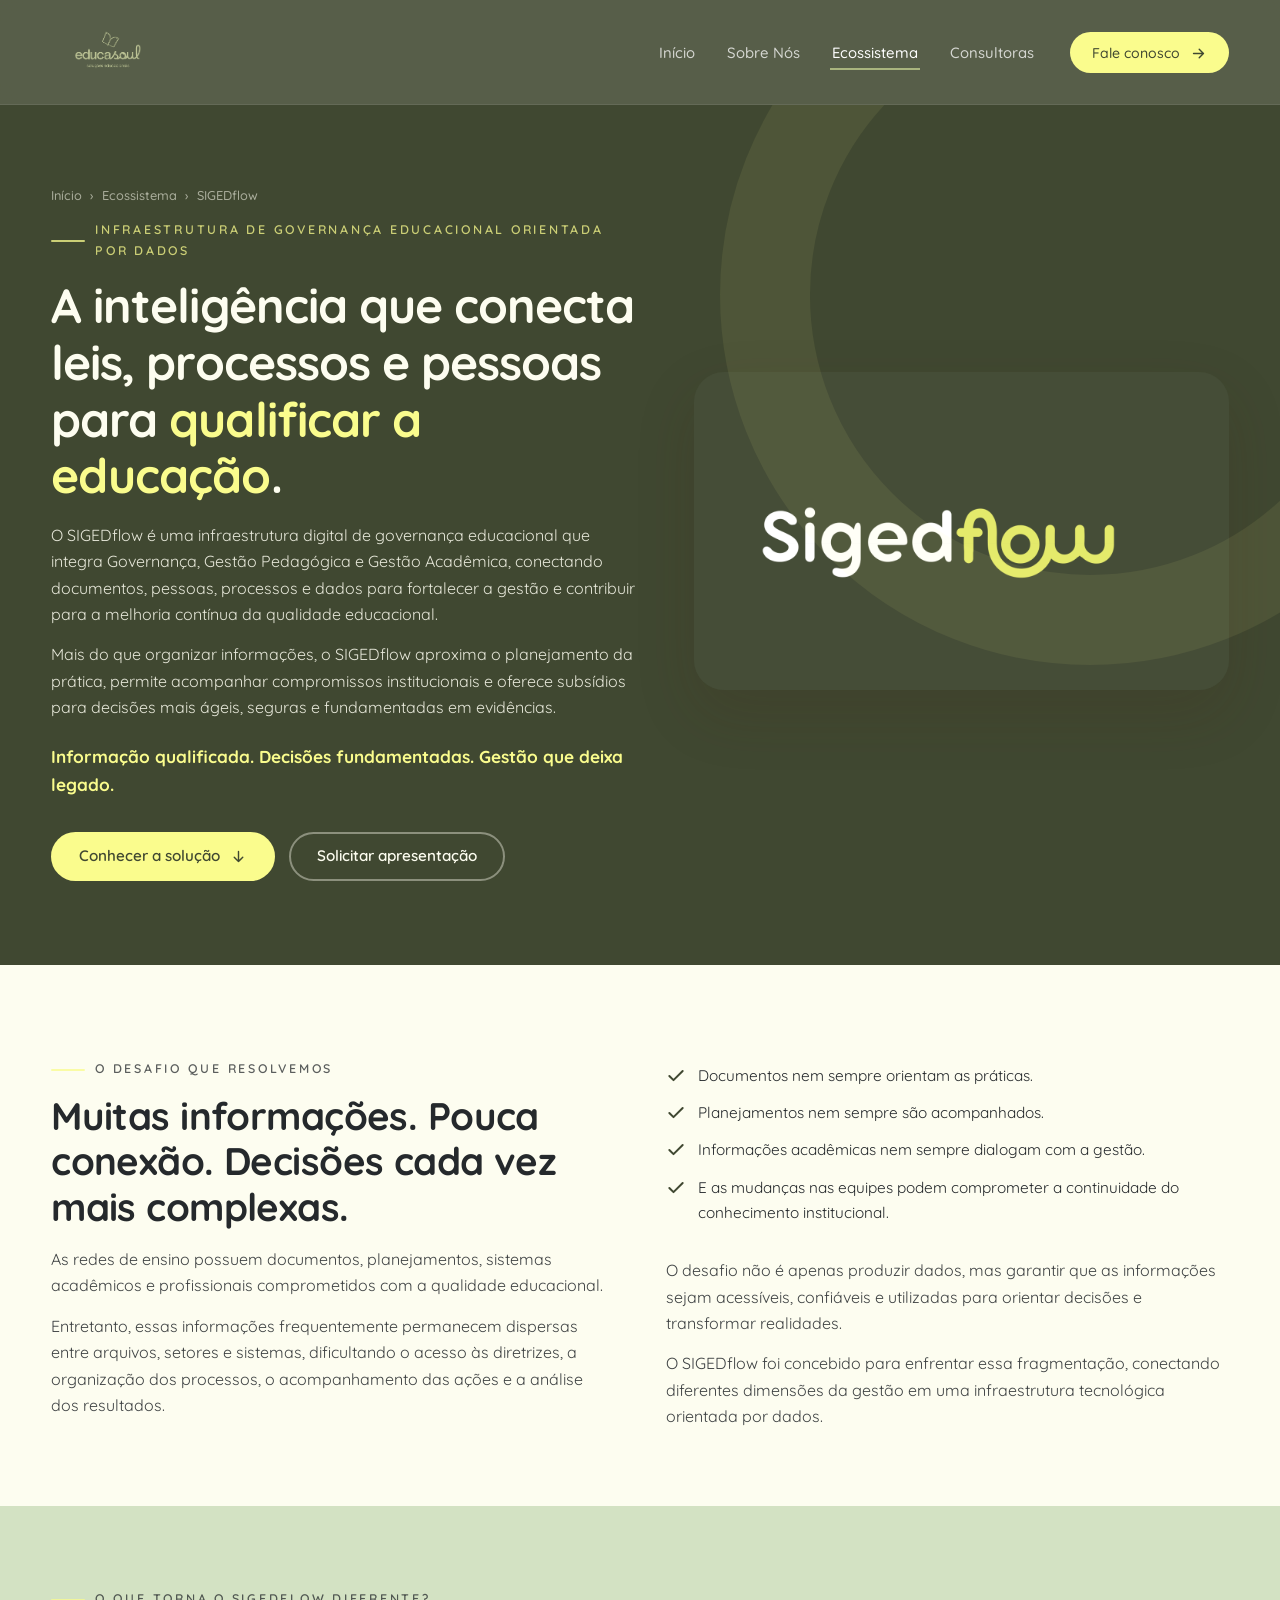
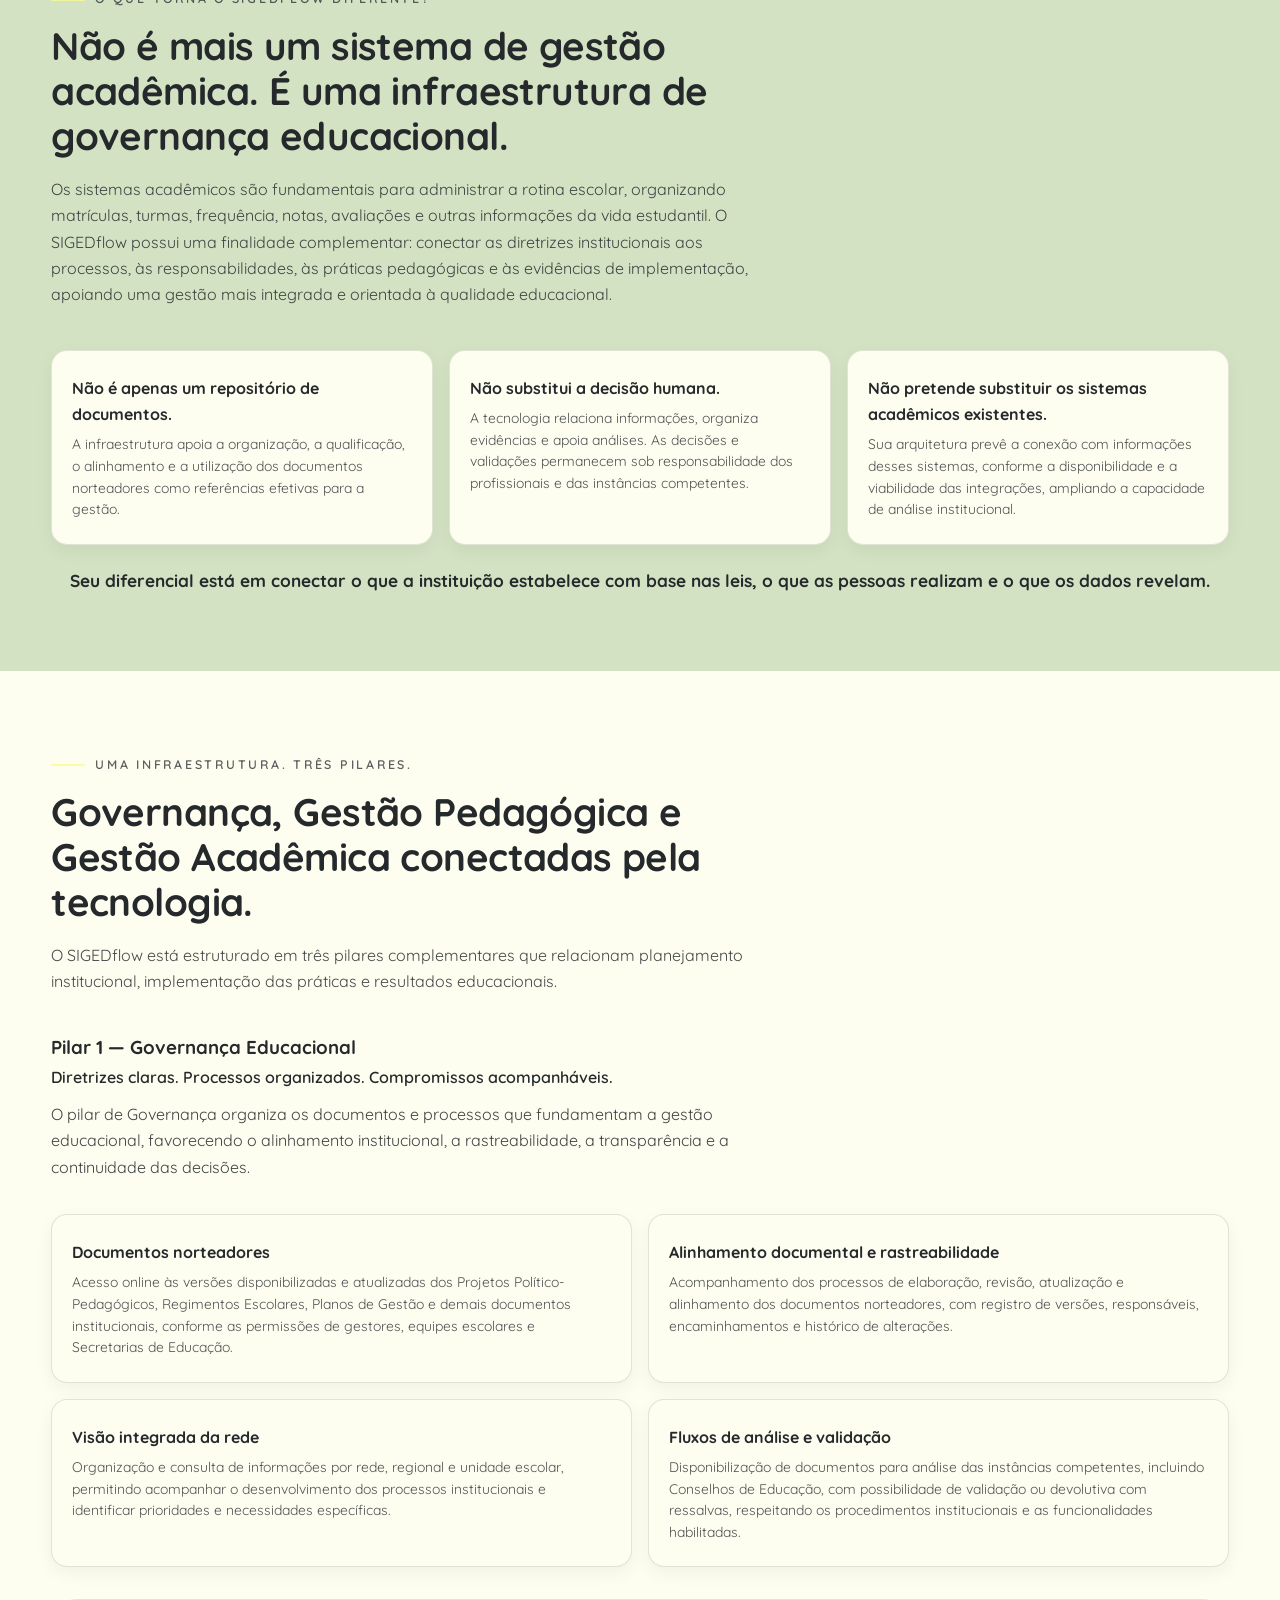
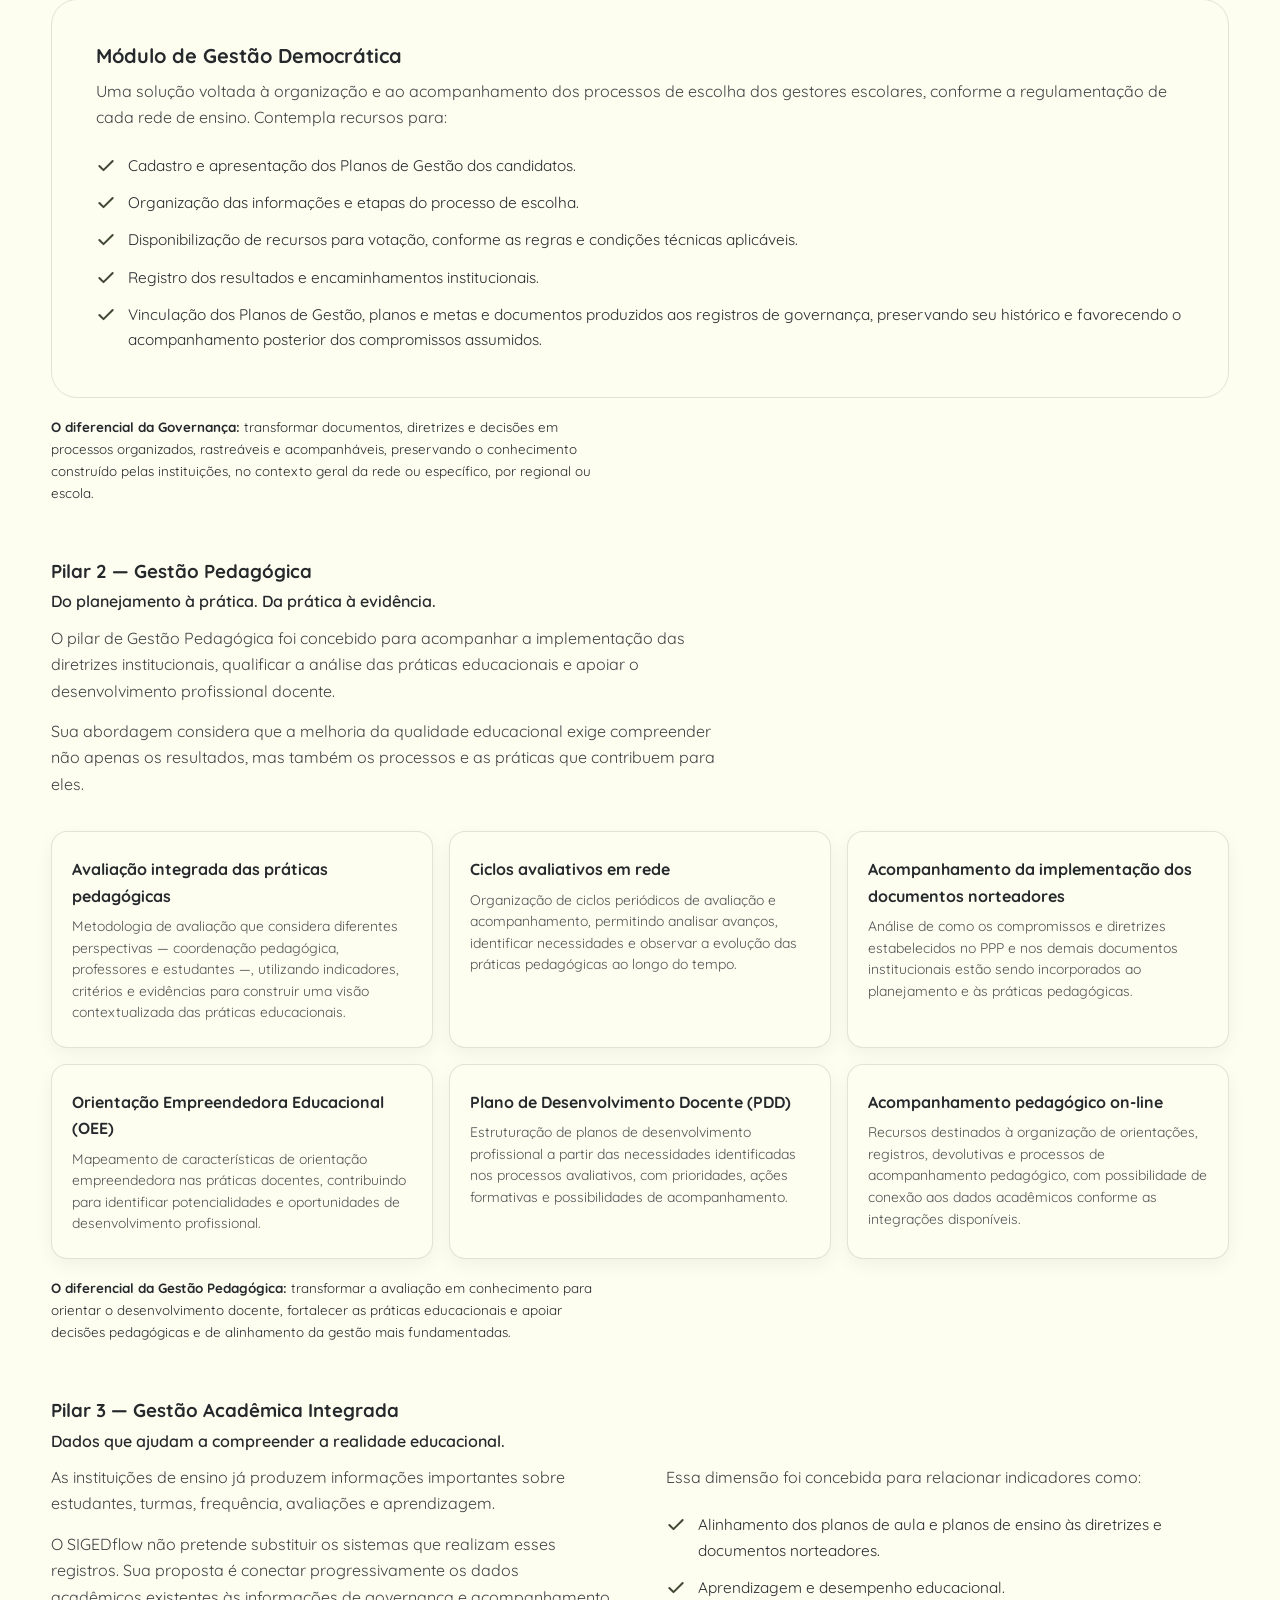
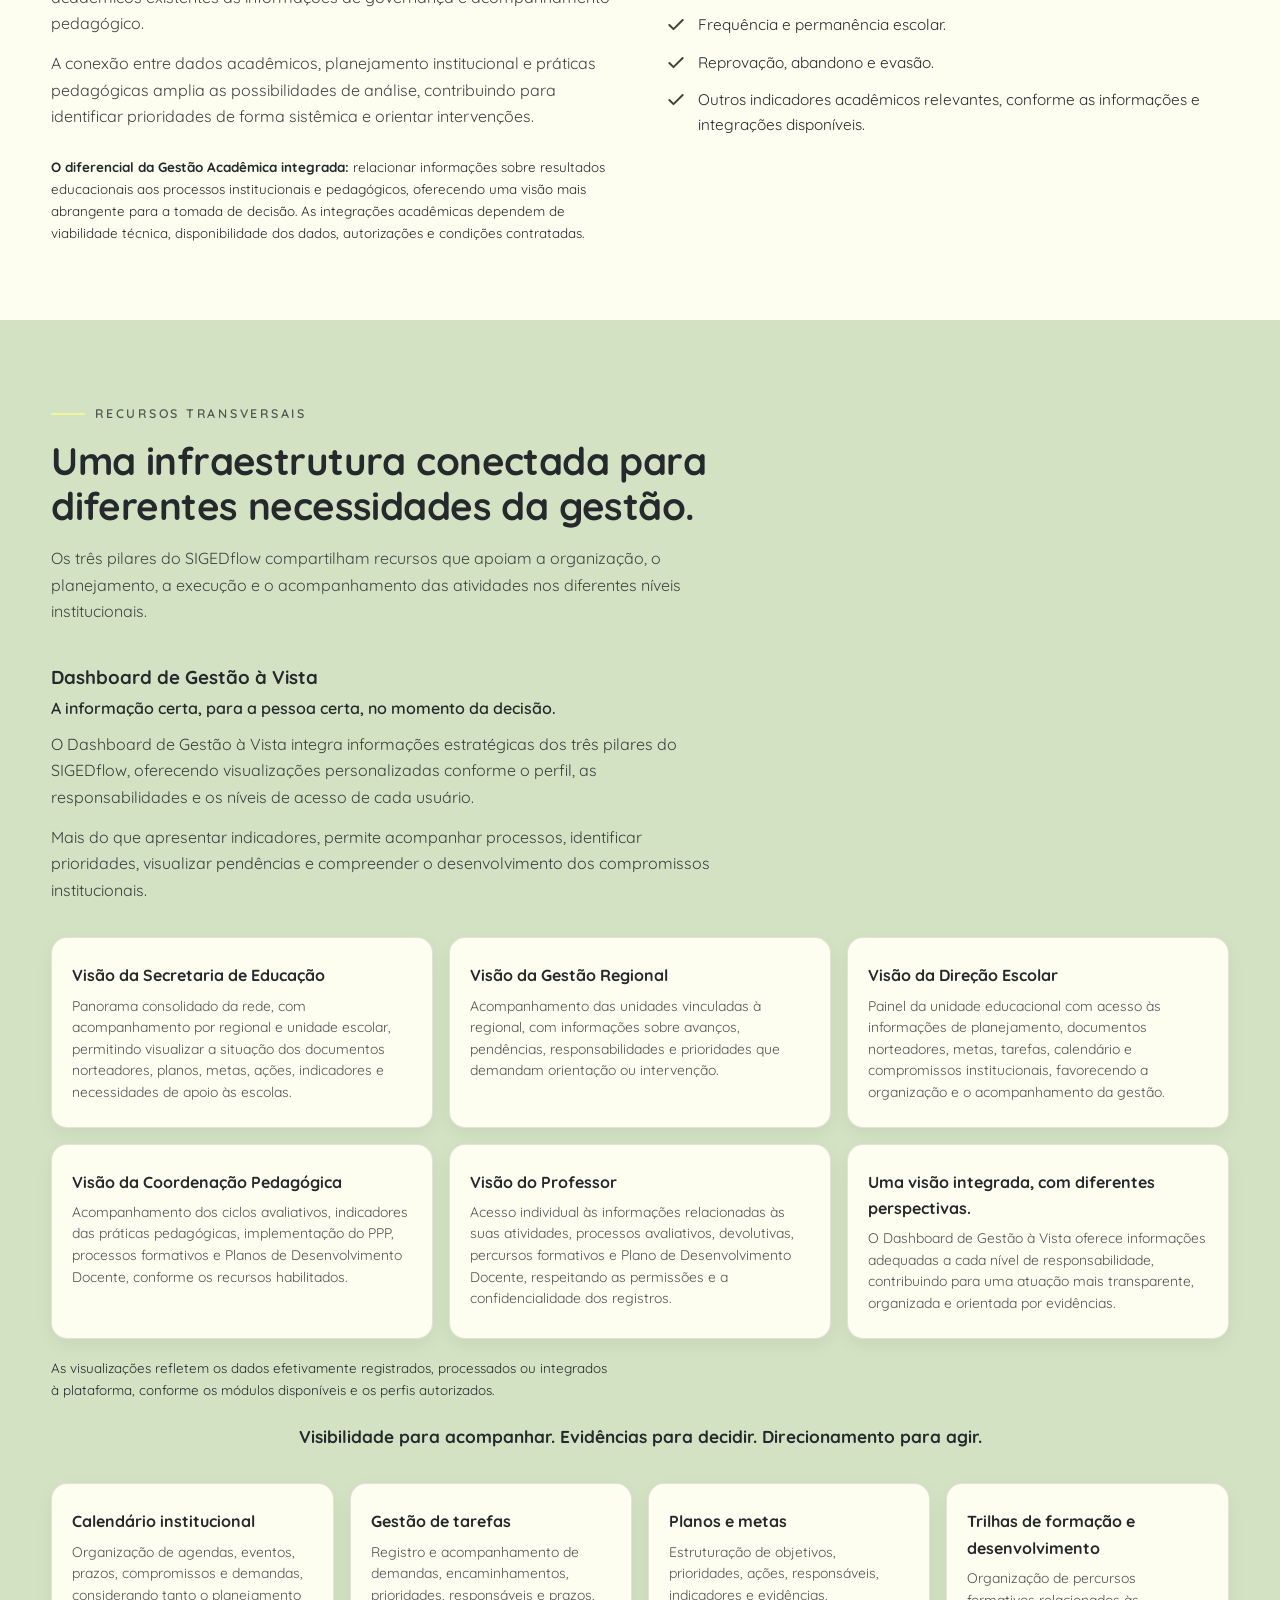
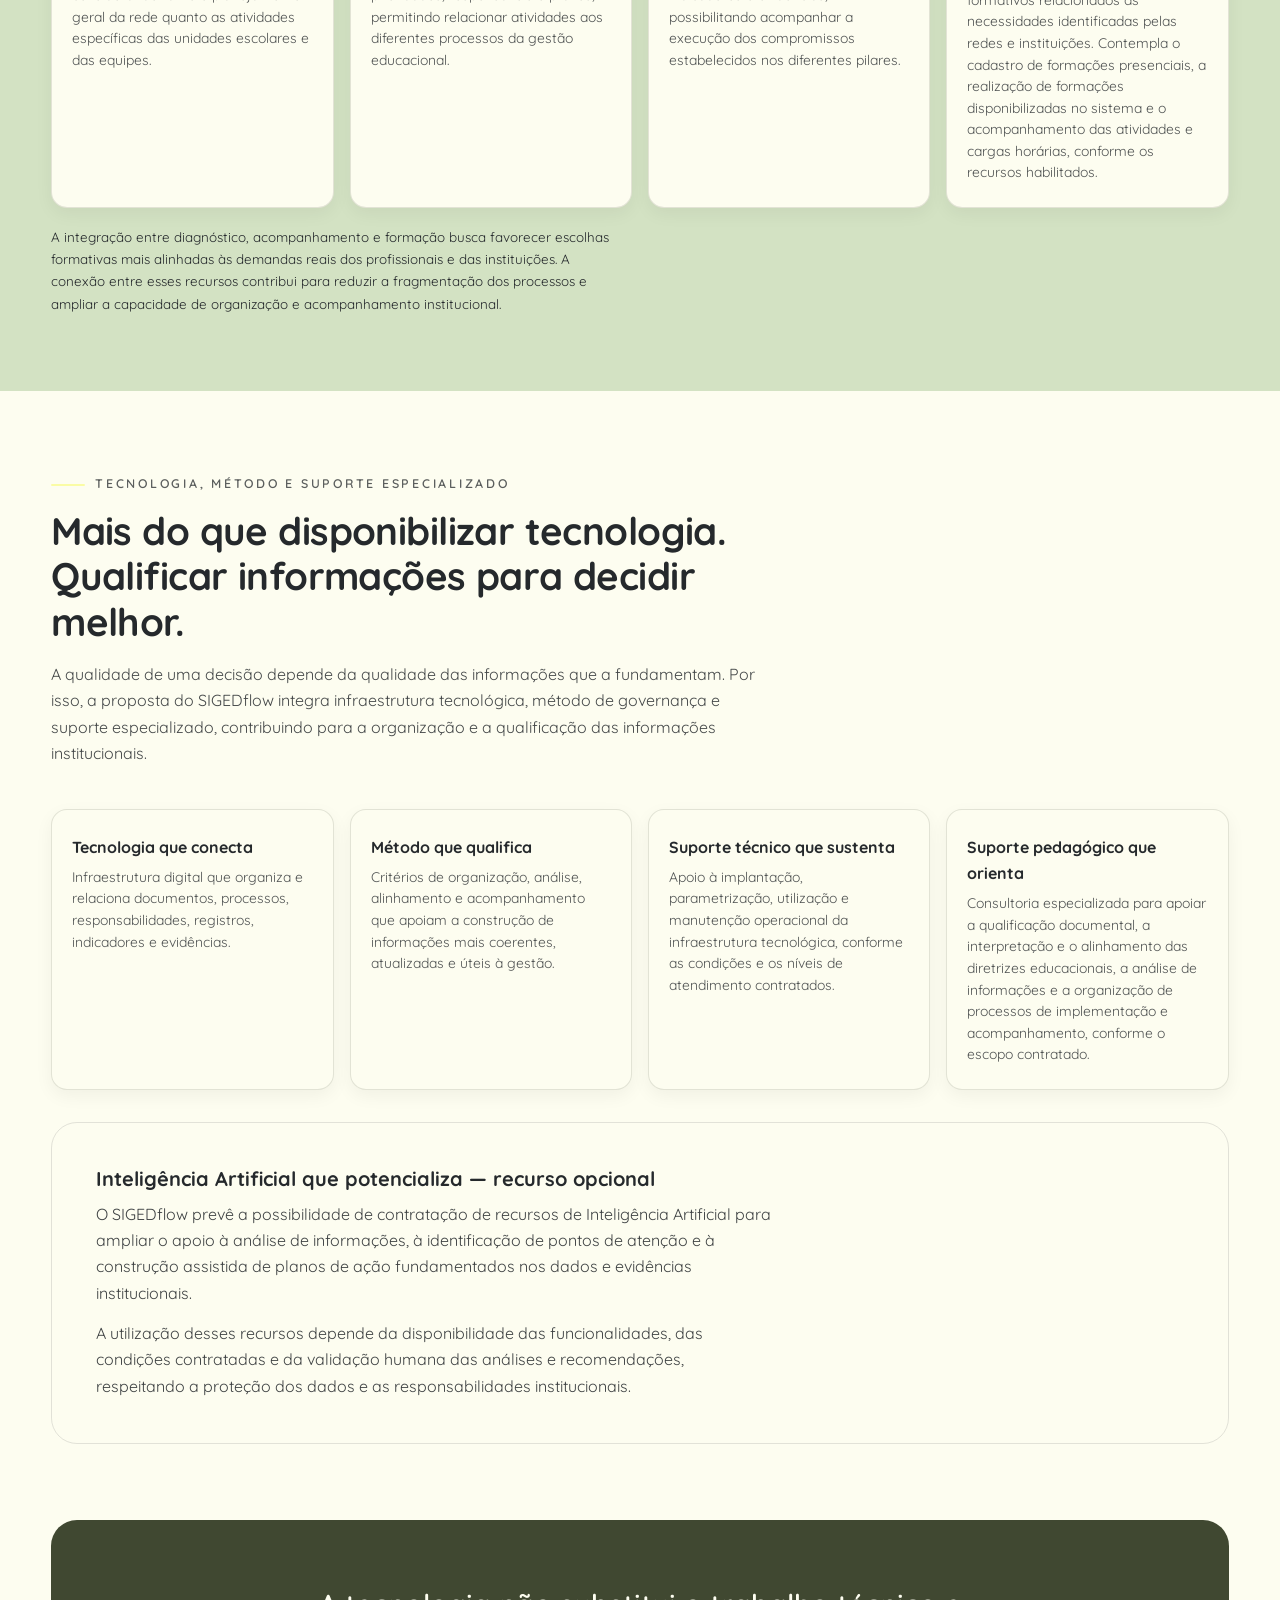
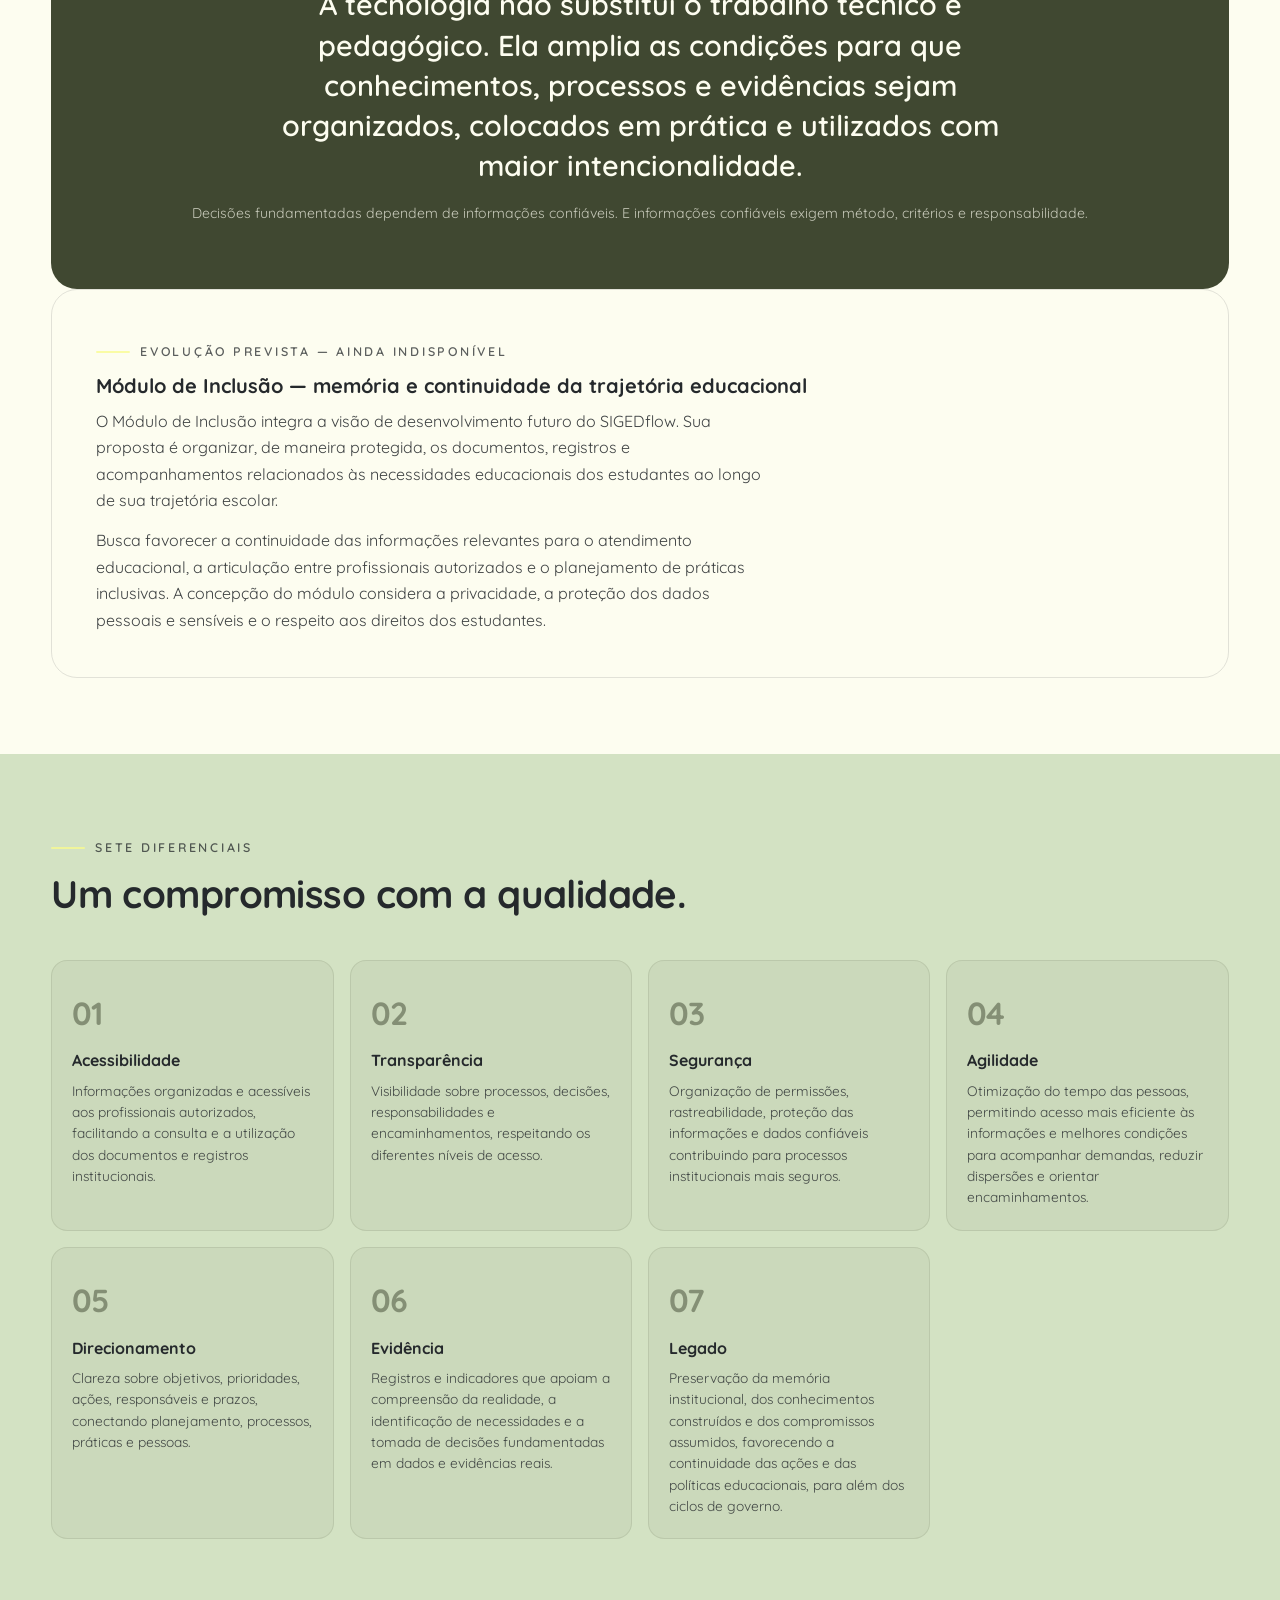
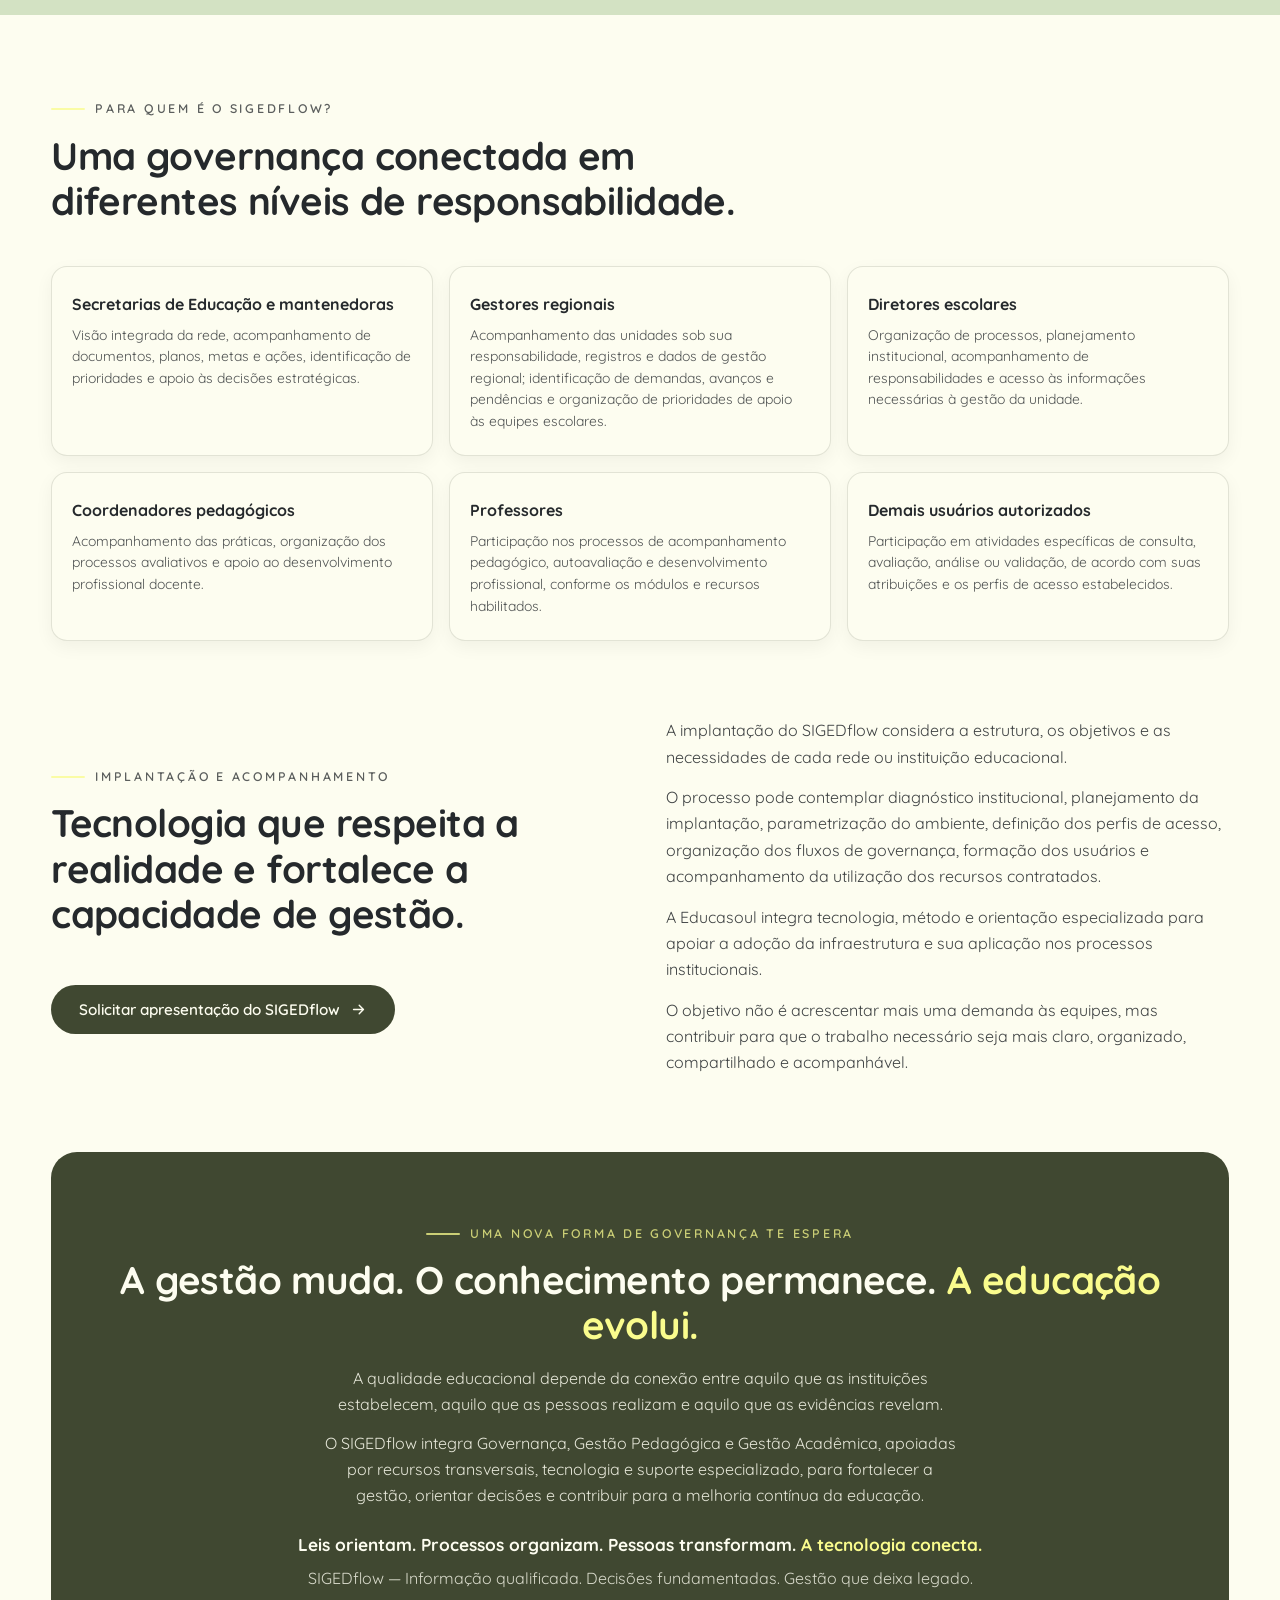
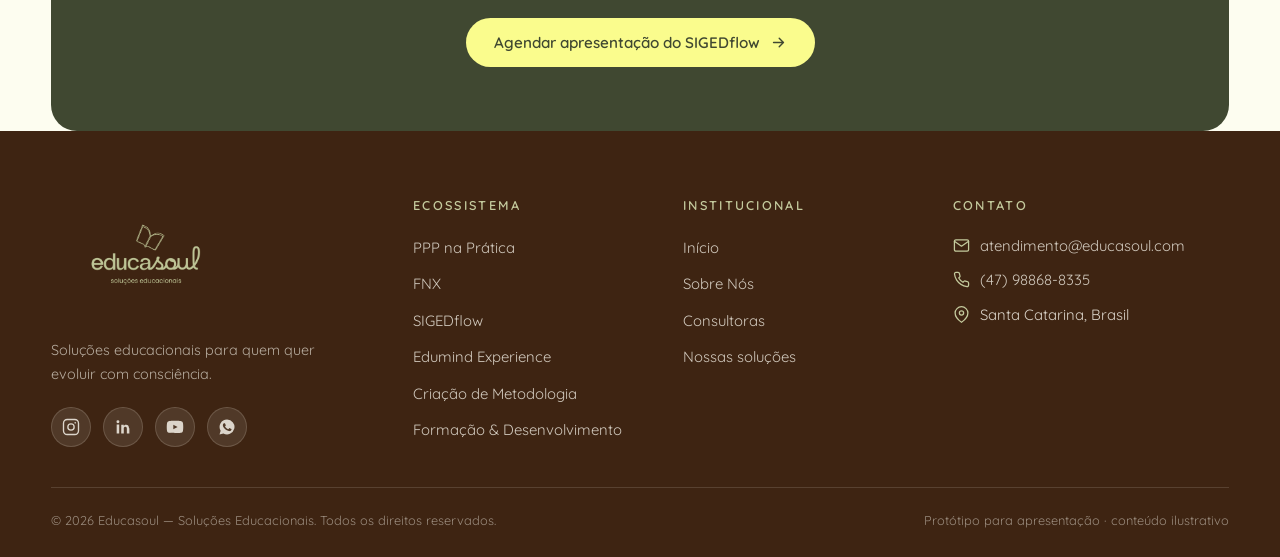
<file: Site educasoul/site/sigedflow.html>
<!DOCTYPE html>
<html lang="pt-BR">
<head>
<meta charset="UTF-8">
<meta name="viewport" content="width=device-width, initial-scale=1.0">
<!-- prévia: tirar o noindex na publicação final -->
<meta name="robots" content="noindex, nofollow">
<title>SIGEDflow — Educasoul</title>
<meta name="description" content="SIGEDflow: infraestrutura digital de governança educacional que integra Governança, Gestão Pedagógica e Gestão Acadêmica.">
<link rel="icon" type="image/png" href="assets/educasoul-book-brown.png">
<link rel="preconnect" href="https://fonts.googleapis.com">
<link rel="preconnect" href="https://fonts.gstatic.com" crossorigin>
<link href="https://fonts.googleapis.com/css2?family=Poppins:wght@300;400;500;600;700&family=Quicksand:wght@500;600;700&display=swap" rel="stylesheet">
<link rel="stylesheet" href="css/styles.css">
<style>
  body { background: var(--sf-ivory); }
  .sf-hero { background: var(--sf-olive); color: var(--sf-ivory); position: relative; overflow: hidden; }
  .sf-hero::before {
    content: ""; position: absolute; width: 560px; height: 560px; border-radius: 50%;
    border: 90px solid rgba(250,252,141,.07); right: -180px; top: -180px;
  }
  .sf-hero .lead { color: rgba(253,253,240,.85); }
  .sf-hero .crumb { color: rgba(253,253,240,.75); }
  .sf-hero .eyebrow { color: var(--sf-lemon); }
  .sf-hero .eyebrow::before { background: var(--sf-lemon); }
  .sf-flow-word {
    font-family: var(--font-round); color: var(--sf-lemon); font-weight: 700;
  }
  .sf-cards-band { background: var(--sf-euca); }
  .wave-sep { display: block; width: 100%; height: 70px; }
</style>
</head>
<body class="theme-siged">

<header class="site-header header-olive header-dark">
  <div class="container nav-wrap">
    <a class="brand" href="index.html" aria-label="Educasoul — página inicial">
      <img src="assets/educasoul-logo-sage.png" alt="Educasoul — soluções educacionais">
    </a>
    <nav aria-label="Navegação principal">
      <ul class="nav-links">
        <li><a href="index.html">Início</a></li>
        <li><a href="sobre.html">Sobre Nós</a></li>
        <li><a href="index.html#ecossistema" class="active">Ecossistema</a></li>
        <li><a href="consultoras.html">Consultoras</a></li>
        <li class="nav-cta">
          <a class="btn btn-brand" href="contato.html?tipo=contato">Fale conosco
            <svg viewBox="0 0 24 24" fill="none" stroke="currentColor" stroke-width="2" stroke-linecap="round" stroke-linejoin="round"><path d="M5 12h14M13 6l6 6-6 6"/></svg>
          </a>
        </li>
      </ul>
    </nav>
    <button class="nav-toggle" aria-label="Abrir menu" aria-expanded="false">
      <svg viewBox="0 0 24 24" fill="none" stroke="currentColor" stroke-width="2" stroke-linecap="round"><path d="M4 7h16M4 12h16M4 17h16"/></svg>
    </button>
  </div>
</header>

<main>
<!-- 1. HERO -->
<section class="page-hero sf-hero">
  <div class="container">
    <div>
      <nav class="crumb" aria-label="Você está em">
        <a href="index.html">Início</a> <span>›</span> <a href="index.html#ecossistema">Ecossistema</a> <span>›</span> <span>SIGEDflow</span>
      </nav>
      <span class="eyebrow">infraestrutura de governança educacional orientada por dados</span>
      <h1 class="h-display">A inteligência que conecta leis, processos e pessoas para <span class="sf-flow-word">qualificar a educação</span>.</h1>
      <div class="prose">
        <p>O SIGEDflow é uma infraestrutura digital de governança educacional que integra Governança, Gestão Pedagógica e Gestão Acadêmica, conectando documentos, pessoas, processos e dados para fortalecer a gestão e contribuir para a melhoria contínua da qualidade educacional.</p>
        <p>Mais do que organizar informações, o SIGEDflow aproxima o planejamento da prática, permite acompanhar compromissos institucionais e oferece subsídios para decisões mais ágeis, seguras e fundamentadas em evidências.</p>
      </div>
      <p class="tagline lemon-text">Informação qualificada. Decisões fundamentadas. Gestão que deixa legado.</p>
      <div class="hero-actions mt-l">
        <a class="btn btn-brand" href="#desafio">Conhecer a solução <svg viewBox="0 0 24 24" fill="none" stroke="currentColor" stroke-width="2" stroke-linecap="round" stroke-linejoin="round"><path d="M12 5v14M6 13l6 6 6-6"/></svg></a>
        <a class="btn btn-ghost" href="contato.html?tipo=siged">Solicitar apresentação</a>
      </div>
    </div>
    <div class="media reveal">
      <img src="assets/sigedflow-card.png" alt="Logotipo SIGEDflow sobre fundo verde-oliva">
    </div>
  </div>
</section>

<!-- 2. DESAFIO -->
<section class="section" id="desafio">
  <div class="container split">
    <div class="reveal">
      <span class="eyebrow">o desafio que resolvemos</span>
      <h2 class="h-sec">Muitas informações. Pouca conexão. Decisões cada vez mais complexas.</h2>
      <div class="prose">
        <p>As redes de ensino possuem documentos, planejamentos, sistemas acadêmicos e profissionais comprometidos com a qualidade educacional.</p>
        <p>Entretanto, essas informações frequentemente permanecem dispersas entre arquivos, setores e sistemas, dificultando o acesso às diretrizes, a organização dos processos, o acompanhamento das ações e a análise dos resultados.</p>
      </div>
    </div>
    <div class="reveal">
      <ul class="check-list">
        <li><svg viewBox="0 0 24 24" fill="none" stroke="currentColor" stroke-width="2.4" stroke-linecap="round" stroke-linejoin="round"><path d="M20 6L9 17l-5-5"/></svg> Documentos nem sempre orientam as práticas.</li>
        <li><svg viewBox="0 0 24 24" fill="none" stroke="currentColor" stroke-width="2.4" stroke-linecap="round" stroke-linejoin="round"><path d="M20 6L9 17l-5-5"/></svg> Planejamentos nem sempre são acompanhados.</li>
        <li><svg viewBox="0 0 24 24" fill="none" stroke="currentColor" stroke-width="2.4" stroke-linecap="round" stroke-linejoin="round"><path d="M20 6L9 17l-5-5"/></svg> Informações acadêmicas nem sempre dialogam com a gestão.</li>
        <li><svg viewBox="0 0 24 24" fill="none" stroke="currentColor" stroke-width="2.4" stroke-linecap="round" stroke-linejoin="round"><path d="M20 6L9 17l-5-5"/></svg> E as mudanças nas equipes podem comprometer a continuidade do conhecimento institucional.</li>
      </ul>
      <div class="prose mt-l">
        <p>O desafio não é apenas produzir dados, mas garantir que as informações sejam acessíveis, confiáveis e utilizadas para orientar decisões e transformar realidades.</p>
        <p>O SIGEDflow foi concebido para enfrentar essa fragmentação, conectando diferentes dimensões da gestão em uma infraestrutura tecnológica orientada por dados.</p>
      </div>
    </div>
  </div>
</section>

<!-- 3. DIFERENTE -->
<section class="section section-euca">
  <div class="container">
    <div class="sec-head reveal">
      <span class="eyebrow">o que torna o SIGEDflow diferente?</span>
      <h2 class="h-sec">Não é mais um sistema de gestão acadêmica. É uma infraestrutura de governança educacional.</h2>
      <p>Os sistemas acadêmicos são fundamentais para administrar a rotina escolar, organizando matrículas, turmas, frequência, notas, avaliações e outras informações da vida estudantil. O SIGEDflow possui uma finalidade complementar: conectar as diretrizes institucionais aos processos, às responsabilidades, às práticas pedagógicas e às evidências de implementação, apoiando uma gestão mais integrada e orientada à qualidade educacional.</p>
    </div>
    <div class="feature-grid grid-3">
      <div class="feature-card reveal"><h4>Não é apenas um repositório de documentos.</h4><p>A infraestrutura apoia a organização, a qualificação, o alinhamento e a utilização dos documentos norteadores como referências efetivas para a gestão.</p></div>
      <div class="feature-card reveal"><h4>Não substitui a decisão humana.</h4><p>A tecnologia relaciona informações, organiza evidências e apoia análises. As decisões e validações permanecem sob responsabilidade dos profissionais e das instâncias competentes.</p></div>
      <div class="feature-card reveal"><h4>Não pretende substituir os sistemas acadêmicos existentes.</h4><p>Sua arquitetura prevê a conexão com informações desses sistemas, conforme a disponibilidade e a viabilidade das integrações, ampliando a capacidade de análise institucional.</p></div>
    </div>
    <p class="tagline center reveal">Seu diferencial está em conectar o que a instituição estabelece com base nas leis, o que as pessoas realizam e o que os dados revelam.</p>
  </div>
</section>

<!-- 4. TRÊS PILARES -->
<section class="section" id="pilares">
  <div class="container">
    <div class="sec-head reveal">
      <span class="eyebrow">uma infraestrutura. três pilares.</span>
      <h2 class="h-sec">Governança, Gestão Pedagógica e Gestão Acadêmica conectadas pela tecnologia.</h2>
      <p>O SIGEDflow está estruturado em três pilares complementares que relacionam planejamento institucional, implementação das práticas e resultados educacionais.</p>
    </div>

    <h3 class="reveal">Pilar 1 — Governança Educacional</h3>
    <p class="reveal" style="font-weight:600; margin:6px 0 10px;">Diretrizes claras. Processos organizados. Compromissos acompanháveis.</p>
    <p class="reveal" style="max-width:70ch; opacity:.88;">O pilar de Governança organiza os documentos e processos que fundamentam a gestão educacional, favorecendo o alinhamento institucional, a rastreabilidade, a transparência e a continuidade das decisões.</p>
    <div class="feature-grid grid-2">
      <div class="feature-card reveal"><h4>Documentos norteadores</h4><p>Acesso online às versões disponibilizadas e atualizadas dos Projetos Político-Pedagógicos, Regimentos Escolares, Planos de Gestão e demais documentos institucionais, conforme as permissões de gestores, equipes escolares e Secretarias de Educação.</p></div>
      <div class="feature-card reveal"><h4>Alinhamento documental e rastreabilidade</h4><p>Acompanhamento dos processos de elaboração, revisão, atualização e alinhamento dos documentos norteadores, com registro de versões, responsáveis, encaminhamentos e histórico de alterações.</p></div>
      <div class="feature-card reveal"><h4>Visão integrada da rede</h4><p>Organização e consulta de informações por rede, regional e unidade escolar, permitindo acompanhar o desenvolvimento dos processos institucionais e identificar prioridades e necessidades específicas.</p></div>
      <div class="feature-card reveal"><h4>Fluxos de análise e validação</h4><p>Disponibilização de documentos para análise das instâncias competentes, incluindo Conselhos de Educação, com possibilidade de validação ou devolutiva com ressalvas, respeitando os procedimentos institucionais e as funcionalidades habilitadas.</p></div>
    </div>
    <div class="callout mt-l reveal">
      <h3>Módulo de Gestão Democrática</h3>
      <p style="opacity:.88;">Uma solução voltada à organização e ao acompanhamento dos processos de escolha dos gestores escolares, conforme a regulamentação de cada rede de ensino. Contempla recursos para:</p>
      <ul class="check-list">
        <li><svg viewBox="0 0 24 24" fill="none" stroke="currentColor" stroke-width="2.4" stroke-linecap="round" stroke-linejoin="round"><path d="M20 6L9 17l-5-5"/></svg> Cadastro e apresentação dos Planos de Gestão dos candidatos.</li>
        <li><svg viewBox="0 0 24 24" fill="none" stroke="currentColor" stroke-width="2.4" stroke-linecap="round" stroke-linejoin="round"><path d="M20 6L9 17l-5-5"/></svg> Organização das informações e etapas do processo de escolha.</li>
        <li><svg viewBox="0 0 24 24" fill="none" stroke="currentColor" stroke-width="2.4" stroke-linecap="round" stroke-linejoin="round"><path d="M20 6L9 17l-5-5"/></svg> Disponibilização de recursos para votação, conforme as regras e condições técnicas aplicáveis.</li>
        <li><svg viewBox="0 0 24 24" fill="none" stroke="currentColor" stroke-width="2.4" stroke-linecap="round" stroke-linejoin="round"><path d="M20 6L9 17l-5-5"/></svg> Registro dos resultados e encaminhamentos institucionais.</li>
        <li><svg viewBox="0 0 24 24" fill="none" stroke="currentColor" stroke-width="2.4" stroke-linecap="round" stroke-linejoin="round"><path d="M20 6L9 17l-5-5"/></svg> Vinculação dos Planos de Gestão, planos e metas e documentos produzidos aos registros de governança, preservando seu histórico e favorecendo o acompanhamento posterior dos compromissos assumidos.</li>
      </ul>
    </div>
    <p class="note reveal"><strong>O diferencial da Governança:</strong> transformar documentos, diretrizes e decisões em processos organizados, rastreáveis e acompanháveis, preservando o conhecimento construído pelas instituições, no contexto geral da rede ou específico, por regional ou escola.</p>

    <h3 class="reveal" style="margin-top:56px;">Pilar 2 — Gestão Pedagógica</h3>
    <p class="reveal" style="font-weight:600; margin:6px 0 10px;">Do planejamento à prática. Da prática à evidência.</p>
    <div class="prose reveal">
      <p>O pilar de Gestão Pedagógica foi concebido para acompanhar a implementação das diretrizes institucionais, qualificar a análise das práticas educacionais e apoiar o desenvolvimento profissional docente.</p>
      <p>Sua abordagem considera que a melhoria da qualidade educacional exige compreender não apenas os resultados, mas também os processos e as práticas que contribuem para eles.</p>
    </div>
    <div class="feature-grid grid-3">
      <div class="feature-card reveal"><h4>Avaliação integrada das práticas pedagógicas</h4><p>Metodologia de avaliação que considera diferentes perspectivas — coordenação pedagógica, professores e estudantes —, utilizando indicadores, critérios e evidências para construir uma visão contextualizada das práticas educacionais.</p></div>
      <div class="feature-card reveal"><h4>Ciclos avaliativos em rede</h4><p>Organização de ciclos periódicos de avaliação e acompanhamento, permitindo analisar avanços, identificar necessidades e observar a evolução das práticas pedagógicas ao longo do tempo.</p></div>
      <div class="feature-card reveal"><h4>Acompanhamento da implementação dos documentos norteadores</h4><p>Análise de como os compromissos e diretrizes estabelecidos no PPP e nos demais documentos institucionais estão sendo incorporados ao planejamento e às práticas pedagógicas.</p></div>
      <div class="feature-card reveal"><h4>Orientação Empreendedora Educacional (OEE)</h4><p>Mapeamento de características de orientação empreendedora nas práticas docentes, contribuindo para identificar potencialidades e oportunidades de desenvolvimento profissional.</p></div>
      <div class="feature-card reveal"><h4>Plano de Desenvolvimento Docente (PDD)</h4><p>Estruturação de planos de desenvolvimento profissional a partir das necessidades identificadas nos processos avaliativos, com prioridades, ações formativas e possibilidades de acompanhamento.</p></div>
      <div class="feature-card reveal"><h4>Acompanhamento pedagógico on-line</h4><p>Recursos destinados à organização de orientações, registros, devolutivas e processos de acompanhamento pedagógico, com possibilidade de conexão aos dados acadêmicos conforme as integrações disponíveis.</p></div>
    </div>
    <p class="note reveal"><strong>O diferencial da Gestão Pedagógica:</strong> transformar a avaliação em conhecimento para orientar o desenvolvimento docente, fortalecer as práticas educacionais e apoiar decisões pedagógicas e de alinhamento da gestão mais fundamentadas.</p>

    <h3 class="reveal" style="margin-top:56px;">Pilar 3 — Gestão Acadêmica Integrada</h3>
    <p class="reveal" style="font-weight:600; margin:6px 0 10px;">Dados que ajudam a compreender a realidade educacional.</p>
    <div class="split" style="align-items:start;">
      <div class="prose reveal">
        <p>As instituições de ensino já produzem informações importantes sobre estudantes, turmas, frequência, avaliações e aprendizagem.</p>
        <p>O SIGEDflow não pretende substituir os sistemas que realizam esses registros. Sua proposta é conectar progressivamente os dados acadêmicos existentes às informações de governança e acompanhamento pedagógico.</p>
        <p>A conexão entre dados acadêmicos, planejamento institucional e práticas pedagógicas amplia as possibilidades de análise, contribuindo para identificar prioridades de forma sistêmica e orientar intervenções.</p>
      </div>
      <div class="reveal">
        <p style="opacity:.88;">Essa dimensão foi concebida para relacionar indicadores como:</p>
        <ul class="check-list">
          <li><svg viewBox="0 0 24 24" fill="none" stroke="currentColor" stroke-width="2.4" stroke-linecap="round" stroke-linejoin="round"><path d="M20 6L9 17l-5-5"/></svg> Alinhamento dos planos de aula e planos de ensino às diretrizes e documentos norteadores.</li>
          <li><svg viewBox="0 0 24 24" fill="none" stroke="currentColor" stroke-width="2.4" stroke-linecap="round" stroke-linejoin="round"><path d="M20 6L9 17l-5-5"/></svg> Aprendizagem e desempenho educacional.</li>
          <li><svg viewBox="0 0 24 24" fill="none" stroke="currentColor" stroke-width="2.4" stroke-linecap="round" stroke-linejoin="round"><path d="M20 6L9 17l-5-5"/></svg> Frequência e permanência escolar.</li>
          <li><svg viewBox="0 0 24 24" fill="none" stroke="currentColor" stroke-width="2.4" stroke-linecap="round" stroke-linejoin="round"><path d="M20 6L9 17l-5-5"/></svg> Reprovação, abandono e evasão.</li>
          <li><svg viewBox="0 0 24 24" fill="none" stroke="currentColor" stroke-width="2.4" stroke-linecap="round" stroke-linejoin="round"><path d="M20 6L9 17l-5-5"/></svg> Outros indicadores acadêmicos relevantes, conforme as informações e integrações disponíveis.</li>
        </ul>
      </div>
    </div>
    <p class="note reveal"><strong>O diferencial da Gestão Acadêmica integrada:</strong> relacionar informações sobre resultados educacionais aos processos institucionais e pedagógicos, oferecendo uma visão mais abrangente para a tomada de decisão. As integrações acadêmicas dependem de viabilidade técnica, disponibilidade dos dados, autorizações e condições contratadas.</p>
  </div>
</section>

<!-- 5. RECURSOS TRANSVERSAIS -->
<section class="section section-euca" id="recursos">
  <div class="container">
    <div class="sec-head reveal">
      <span class="eyebrow">recursos transversais</span>
      <h2 class="h-sec">Uma infraestrutura conectada para diferentes necessidades da gestão.</h2>
      <p>Os três pilares do SIGEDflow compartilham recursos que apoiam a organização, o planejamento, a execução e o acompanhamento das atividades nos diferentes níveis institucionais.</p>
    </div>
    <h3 class="reveal">Dashboard de Gestão à Vista</h3>
    <p class="reveal" style="font-weight:600; margin:6px 0 10px;">A informação certa, para a pessoa certa, no momento da decisão.</p>
    <div class="prose reveal">
      <p>O Dashboard de Gestão à Vista integra informações estratégicas dos três pilares do SIGEDflow, oferecendo visualizações personalizadas conforme o perfil, as responsabilidades e os níveis de acesso de cada usuário.</p>
      <p>Mais do que apresentar indicadores, permite acompanhar processos, identificar prioridades, visualizar pendências e compreender o desenvolvimento dos compromissos institucionais.</p>
    </div>
    <div class="feature-grid grid-3">
      <div class="feature-card reveal"><h4>Visão da Secretaria de Educação</h4><p>Panorama consolidado da rede, com acompanhamento por regional e unidade escolar, permitindo visualizar a situação dos documentos norteadores, planos, metas, ações, indicadores e necessidades de apoio às escolas.</p></div>
      <div class="feature-card reveal"><h4>Visão da Gestão Regional</h4><p>Acompanhamento das unidades vinculadas à regional, com informações sobre avanços, pendências, responsabilidades e prioridades que demandam orientação ou intervenção.</p></div>
      <div class="feature-card reveal"><h4>Visão da Direção Escolar</h4><p>Painel da unidade educacional com acesso às informações de planejamento, documentos norteadores, metas, tarefas, calendário e compromissos institucionais, favorecendo a organização e o acompanhamento da gestão.</p></div>
      <div class="feature-card reveal"><h4>Visão da Coordenação Pedagógica</h4><p>Acompanhamento dos ciclos avaliativos, indicadores das práticas pedagógicas, implementação do PPP, processos formativos e Planos de Desenvolvimento Docente, conforme os recursos habilitados.</p></div>
      <div class="feature-card reveal"><h4>Visão do Professor</h4><p>Acesso individual às informações relacionadas às suas atividades, processos avaliativos, devolutivas, percursos formativos e Plano de Desenvolvimento Docente, respeitando as permissões e a confidencialidade dos registros.</p></div>
      <div class="feature-card reveal"><h4>Uma visão integrada, com diferentes perspectivas.</h4><p>O Dashboard de Gestão à Vista oferece informações adequadas a cada nível de responsabilidade, contribuindo para uma atuação mais transparente, organizada e orientada por evidências.</p></div>
    </div>
    <p class="note reveal">As visualizações refletem os dados efetivamente registrados, processados ou integrados à plataforma, conforme os módulos disponíveis e os perfis autorizados.</p>
    <p class="tagline center reveal">Visibilidade para acompanhar. Evidências para decidir. Direcionamento para agir.</p>

    <div class="feature-grid mt-l">
      <div class="feature-card reveal"><h4>Calendário institucional</h4><p>Organização de agendas, eventos, prazos, compromissos e demandas, considerando tanto o planejamento geral da rede quanto as atividades específicas das unidades escolares e das equipes.</p></div>
      <div class="feature-card reveal"><h4>Gestão de tarefas</h4><p>Registro e acompanhamento de demandas, encaminhamentos, prioridades, responsáveis e prazos, permitindo relacionar atividades aos diferentes processos da gestão educacional.</p></div>
      <div class="feature-card reveal"><h4>Planos e metas</h4><p>Estruturação de objetivos, prioridades, ações, responsáveis, indicadores e evidências, possibilitando acompanhar a execução dos compromissos estabelecidos nos diferentes pilares.</p></div>
      <div class="feature-card reveal"><h4>Trilhas de formação e desenvolvimento</h4><p>Organização de percursos formativos relacionados às necessidades identificadas pelas redes e instituições. Contempla o cadastro de formações presenciais, a realização de formações disponibilizadas no sistema e o acompanhamento das atividades e cargas horárias, conforme os recursos habilitados.</p></div>
    </div>
    <p class="note reveal">A integração entre diagnóstico, acompanhamento e formação busca favorecer escolhas formativas mais alinhadas às demandas reais dos profissionais e das instituições. A conexão entre esses recursos contribui para reduzir a fragmentação dos processos e ampliar a capacidade de organização e acompanhamento institucional.</p>
  </div>
</section>

<!-- 6. TECNOLOGIA, MÉTODO E SUPORTE -->
<section class="section">
  <div class="container">
    <div class="sec-head reveal">
      <span class="eyebrow">tecnologia, método e suporte especializado</span>
      <h2 class="h-sec">Mais do que disponibilizar tecnologia. Qualificar informações para decidir melhor.</h2>
      <p>A qualidade de uma decisão depende da qualidade das informações que a fundamentam. Por isso, a proposta do SIGEDflow integra infraestrutura tecnológica, método de governança e suporte especializado, contribuindo para a organização e a qualificação das informações institucionais.</p>
    </div>
    <div class="feature-grid">
      <div class="feature-card reveal"><h4>Tecnologia que conecta</h4><p>Infraestrutura digital que organiza e relaciona documentos, processos, responsabilidades, registros, indicadores e evidências.</p></div>
      <div class="feature-card reveal"><h4>Método que qualifica</h4><p>Critérios de organização, análise, alinhamento e acompanhamento que apoiam a construção de informações mais coerentes, atualizadas e úteis à gestão.</p></div>
      <div class="feature-card reveal"><h4>Suporte técnico que sustenta</h4><p>Apoio à implantação, parametrização, utilização e manutenção operacional da infraestrutura tecnológica, conforme as condições e os níveis de atendimento contratados.</p></div>
      <div class="feature-card reveal"><h4>Suporte pedagógico que orienta</h4><p>Consultoria especializada para apoiar a qualificação documental, a interpretação e o alinhamento das diretrizes educacionais, a análise de informações e a organização de processos de implementação e acompanhamento, conforme o escopo contratado.</p></div>
    </div>
    <div class="callout mt-l reveal">
      <h3>Inteligência Artificial que potencializa — recurso opcional</h3>
      <div class="prose">
        <p>O SIGEDflow prevê a possibilidade de contratação de recursos de Inteligência Artificial para ampliar o apoio à análise de informações, à identificação de pontos de atenção e à construção assistida de planos de ação fundamentados nos dados e evidências institucionais.</p>
        <p>A utilização desses recursos depende da disponibilidade das funcionalidades, das condições contratadas e da validação humana das análises e recomendações, respeitando a proteção dos dados e as responsabilidades institucionais.</p>
      </div>
    </div>
  </div>
</section>

<section class="quote-band section" style="padding-top:0;">
  <div class="container">
    <div class="quote-inner reveal">
      <blockquote style="max-width:40ch;">A tecnologia não substitui o trabalho técnico e pedagógico. Ela amplia as condições para que conhecimentos, processos e evidências sejam organizados, colocados em prática e utilizados com maior intencionalidade.</blockquote>
      <cite>Decisões fundamentadas dependem de informações confiáveis. E informações confiáveis exigem método, critérios e responsabilidade.</cite>
    </div>
  </div>
</section>

<!-- 7. MÓDULO DE INCLUSÃO -->
<section class="section" style="padding-top:0;">
  <div class="container">
    <div class="callout reveal">
      <span class="eyebrow">evolução prevista — ainda indisponível</span>
      <h3 style="margin-top:12px;">Módulo de Inclusão — memória e continuidade da trajetória educacional</h3>
      <div class="prose">
        <p>O Módulo de Inclusão integra a visão de desenvolvimento futuro do SIGEDflow. Sua proposta é organizar, de maneira protegida, os documentos, registros e acompanhamentos relacionados às necessidades educacionais dos estudantes ao longo de sua trajetória escolar.</p>
        <p>Busca favorecer a continuidade das informações relevantes para o atendimento educacional, a articulação entre profissionais autorizados e o planejamento de práticas inclusivas. A concepção do módulo considera a privacidade, a proteção dos dados pessoais e sensíveis e o respeito aos direitos dos estudantes.</p>
      </div>
    </div>
  </div>
</section>

<!-- 8. SETE DIFERENCIAIS -->
<section class="section section-euca">
  <div class="container">
    <div class="sec-head reveal">
      <span class="eyebrow">sete diferenciais</span>
      <h2 class="h-sec">Um compromisso com a qualidade.</h2>
    </div>
    <div class="steps">
      <div class="step reveal"><h4>Acessibilidade</h4><p>Informações organizadas e acessíveis aos profissionais autorizados, facilitando a consulta e a utilização dos documentos e registros institucionais.</p></div>
      <div class="step reveal"><h4>Transparência</h4><p>Visibilidade sobre processos, decisões, responsabilidades e encaminhamentos, respeitando os diferentes níveis de acesso.</p></div>
      <div class="step reveal"><h4>Segurança</h4><p>Organização de permissões, rastreabilidade, proteção das informações e dados confiáveis contribuindo para processos institucionais mais seguros.</p></div>
      <div class="step reveal"><h4>Agilidade</h4><p>Otimização do tempo das pessoas, permitindo acesso mais eficiente às informações e melhores condições para acompanhar demandas, reduzir dispersões e orientar encaminhamentos.</p></div>
      <div class="step reveal"><h4>Direcionamento</h4><p>Clareza sobre objetivos, prioridades, ações, responsáveis e prazos, conectando planejamento, processos, práticas e pessoas.</p></div>
      <div class="step reveal"><h4>Evidência</h4><p>Registros e indicadores que apoiam a compreensão da realidade, a identificação de necessidades e a tomada de decisões fundamentadas em dados e evidências reais.</p></div>
      <div class="step reveal"><h4>Legado</h4><p>Preservação da memória institucional, dos conhecimentos construídos e dos compromissos assumidos, favorecendo a continuidade das ações e das políticas educacionais, para além dos ciclos de governo.</p></div>
    </div>
  </div>
</section>

<!-- 9. PARA QUEM -->
<section class="section">
  <div class="container">
    <div class="sec-head reveal">
      <span class="eyebrow">para quem é o SIGEDflow?</span>
      <h2 class="h-sec">Uma governança conectada em diferentes níveis de responsabilidade.</h2>
    </div>
    <div class="feature-grid grid-3">
      <div class="feature-card reveal"><h4>Secretarias de Educação e mantenedoras</h4><p>Visão integrada da rede, acompanhamento de documentos, planos, metas e ações, identificação de prioridades e apoio às decisões estratégicas.</p></div>
      <div class="feature-card reveal"><h4>Gestores regionais</h4><p>Acompanhamento das unidades sob sua responsabilidade, registros e dados de gestão regional; identificação de demandas, avanços e pendências e organização de prioridades de apoio às equipes escolares.</p></div>
      <div class="feature-card reveal"><h4>Diretores escolares</h4><p>Organização de processos, planejamento institucional, acompanhamento de responsabilidades e acesso às informações necessárias à gestão da unidade.</p></div>
      <div class="feature-card reveal"><h4>Coordenadores pedagógicos</h4><p>Acompanhamento das práticas, organização dos processos avaliativos e apoio ao desenvolvimento profissional docente.</p></div>
      <div class="feature-card reveal"><h4>Professores</h4><p>Participação nos processos de acompanhamento pedagógico, autoavaliação e desenvolvimento profissional, conforme os módulos e recursos habilitados.</p></div>
      <div class="feature-card reveal"><h4>Demais usuários autorizados</h4><p>Participação em atividades específicas de consulta, avaliação, análise ou validação, de acordo com suas atribuições e os perfis de acesso estabelecidos.</p></div>
    </div>
  </div>
</section>

<!-- 10. IMPLANTAÇÃO -->
<section class="section" style="padding-top:0;">
  <div class="container split">
    <div class="reveal">
      <span class="eyebrow">implantação e acompanhamento</span>
      <h2 class="h-sec">Tecnologia que respeita a realidade e fortalece a capacidade de gestão.</h2>
      <a class="btn btn-dark mt-l" href="contato.html?tipo=siged">Solicitar apresentação do SIGEDflow <svg viewBox="0 0 24 24" fill="none" stroke="currentColor" stroke-width="2" stroke-linecap="round" stroke-linejoin="round"><path d="M5 12h14M13 6l6 6-6 6"/></svg></a>
    </div>
    <div class="prose reveal">
      <p>A implantação do SIGEDflow considera a estrutura, os objetivos e as necessidades de cada rede ou instituição educacional.</p>
      <p>O processo pode contemplar diagnóstico institucional, planejamento da implantação, parametrização do ambiente, definição dos perfis de acesso, organização dos fluxos de governança, formação dos usuários e acompanhamento da utilização dos recursos contratados.</p>
      <p>A Educasoul integra tecnologia, método e orientação especializada para apoiar a adoção da infraestrutura e sua aplicação nos processos institucionais.</p>
      <p>O objetivo não é acrescentar mais uma demanda às equipes, mas contribuir para que o trabalho necessário seja mais claro, organizado, compartilhado e acompanhável.</p>
    </div>
  </div>
</section>

<!-- 11. CONVITE FINAL -->
<section class="quote-band section" style="padding-top:0;">
  <div class="container">
    <div class="quote-inner reveal">
      <span class="eyebrow" style="color:var(--sf-lemon);">uma nova forma de governança te espera</span>
      <h2 class="h-sec">A gestão muda. O conhecimento permanece. <span class="lemon-text">A educação evolui.</span></h2>
      <p style="max-width:64ch; margin:0 auto 12px; opacity:.88;">A qualidade educacional depende da conexão entre aquilo que as instituições estabelecem, aquilo que as pessoas realizam e aquilo que as evidências revelam.</p>
      <p style="max-width:64ch; margin:0 auto 12px; opacity:.88;">O SIGEDflow integra Governança, Gestão Pedagógica e Gestão Acadêmica, apoiadas por recursos transversais, tecnologia e suporte especializado, para fortalecer a gestão, orientar decisões e contribuir para a melhoria contínua da educação.</p>
      <p class="tagline">Leis orientam. Processos organizam. Pessoas transformam. <span class="lemon-text">A tecnologia conecta.</span></p>
      <p style="margin:6px 0 26px; opacity:.8;">SIGEDflow — Informação qualificada. Decisões fundamentadas. Gestão que deixa legado.</p>
      <a class="btn btn-brand" href="contato.html?tipo=siged">Agendar apresentação do SIGEDflow <svg viewBox="0 0 24 24" fill="none" stroke="currentColor" stroke-width="2" stroke-linecap="round" stroke-linejoin="round"><path d="M5 12h14M13 6l6 6-6 6"/></svg></a>
    </div>
  </div>
</section>

</main>

<footer class="site-footer" id="contato">
  <div class="container">
    <div class="footer-grid">
      <div class="footer-brand">
        <img src="assets/educasoul-logo-sage.png" alt="Educasoul — soluções educacionais">
        <p>Soluções educacionais para quem quer evoluir com consciência.</p>
        <div class="social-row">
          <a href="#" aria-label="Instagram"><svg viewBox="0 0 24 24" fill="none" stroke="currentColor" stroke-width="1.8" stroke-linecap="round" stroke-linejoin="round"><rect x="2" y="2" width="20" height="20" rx="5"/><circle cx="12" cy="12" r="4.2"/><circle cx="17.6" cy="6.4" r="1.1" fill="currentColor" stroke="none"/></svg></a>
          <a href="#" aria-label="LinkedIn"><svg viewBox="0 0 24 24" fill="currentColor"><path d="M6.94 8.5v12H3.56v-12h3.38zM5.25 3a1.97 1.97 0 110 3.94 1.97 1.97 0 010-3.94zM20.5 13.9v6.6h-3.37v-6.2c0-1.56-.56-2.62-1.96-2.62-1.07 0-1.7.72-1.98 1.41-.1.25-.13.6-.13.94v6.47H9.69s.05-10.5 0-11.59h3.37v1.64c.45-.69 1.25-1.68 3.04-1.68 2.22 0 3.9 1.45 3.9 4.57z"/></svg></a>
          <a href="#" aria-label="YouTube"><svg viewBox="0 0 24 24" fill="currentColor"><path d="M23 12s0-3.85-.49-5.7a2.98 2.98 0 00-2.1-2.1C18.56 3.7 12 3.7 12 3.7s-6.56 0-8.41.5a2.98 2.98 0 00-2.1 2.1C1 8.15 1 12 1 12s0 3.85.49 5.7c.27 1.02 1.08 1.83 2.1 2.1 1.85.5 8.41.5 8.41.5s6.56 0 8.41-.5a2.98 2.98 0 002.1-2.1C23 15.85 23 12 23 12zM9.75 8.85l5.75 3.15-5.75 3.15v-6.3z"/></svg></a>
          <a href="https://wa.me/5547988688335" target="_blank" rel="noopener" aria-label="WhatsApp"><svg viewBox="0 0 24 24" fill="currentColor"><path d="M12.04 2a9.9 9.9 0 00-8.5 14.97L2 22l5.18-1.5A9.9 9.9 0 1012.04 2zm5.77 14.13c-.24.68-1.4 1.3-1.93 1.35-.52.05-1.01.24-3.4-.7-2.87-1.13-4.7-4.06-4.84-4.25-.14-.19-1.16-1.55-1.16-2.95 0-1.4.73-2.09 1-2.38.26-.29.57-.36.76-.36l.55.01c.18 0 .42-.07.65.5.24.57.8 1.97.87 2.11.07.14.12.31.02.5-.09.19-.14.3-.28.47l-.43.5c-.14.14-.29.3-.12.58.16.29.73 1.2 1.56 1.95 1.08.96 1.98 1.26 2.27 1.4.28.14.45.12.62-.07.16-.19.71-.83.9-1.11.19-.29.38-.24.64-.14.26.09 1.66.78 1.94.92.29.14.48.22.55.34.07.12.07.68-.17 1.33z"/></svg></a>
        </div>
      </div>
      <div class="footer-col">
        <h5>Ecossistema</h5>
        <ul>
          <li><a href="ppp-na-pratica.html">PPP na Prática</a></li>
          <li><a href="fenix.html">FNX</a></li>
          <li><a href="sigedflow.html">SIGEDflow</a></li>
          <li><a href="edumind.html">Edumind Experience</a></li>
          <li><a href="metodologia.html">Criação de Metodologia</a></li>
          <li><a href="formacao.html">Formação &amp; Desenvolvimento</a></li>
        </ul>
      </div>
      <div class="footer-col">
        <h5>Institucional</h5>
        <ul>
          <li><a href="index.html">Início</a></li>
          <li><a href="sobre.html">Sobre Nós</a></li>
          <li><a href="consultoras.html">Consultoras</a></li>
          <li><a href="index.html#ecossistema">Nossas soluções</a></li>
        </ul>
      </div>
      <div class="footer-col">
        <h5>Contato</h5>
        <ul>
          <li class="contact-item">
            <svg viewBox="0 0 24 24" fill="none" stroke="currentColor" stroke-width="1.8" stroke-linecap="round" stroke-linejoin="round"><path d="M4 4h16c1.1 0 2 .9 2 2v12c0 1.1-.9 2-2 2H4c-1.1 0-2-.9-2-2V6c0-1.1.9-2 2-2z"/><path d="M22 6l-10 7L2 6"/></svg>
            <a href="mailto:atendimento@educasoul.com">atendimento@educasoul.com</a>
          </li>
          <li class="contact-item">
            <svg viewBox="0 0 24 24" fill="none" stroke="currentColor" stroke-width="1.8" stroke-linecap="round" stroke-linejoin="round"><path d="M22 16.92v3a2 2 0 01-2.18 2 19.79 19.79 0 01-8.63-3.07 19.5 19.5 0 01-6-6A19.79 19.79 0 012.12 4.18 2 2 0 014.11 2h3a2 2 0 012 1.72c.13.96.36 1.9.7 2.81a2 2 0 01-.45 2.11L8.09 9.91a16 16 0 006 6l1.27-1.27a2 2 0 012.11-.45c.91.34 1.85.57 2.81.7A2 2 0 0122 16.92z"/></svg>
            <a href="https://wa.me/5547988688335" target="_blank" rel="noopener">(47) 98868-8335</a>
          </li>
          <li class="contact-item">
            <svg viewBox="0 0 24 24" fill="none" stroke="currentColor" stroke-width="1.8" stroke-linecap="round" stroke-linejoin="round"><path d="M21 10c0 7-9 13-9 13S3 17 3 10a9 9 0 0118 0z"/><circle cx="12" cy="10" r="3"/></svg>
            <span>Santa Catarina, Brasil</span>
          </li>
        </ul>
      </div>
    </div>
    <div class="footer-bottom">
      <span>© <span data-year>2026</span> Educasoul — Soluções Educacionais. Todos os direitos reservados.</span>
      <span>Protótipo para apresentação · conteúdo ilustrativo</span>
    </div>
  </div>
</footer>

<script src="js/main.js"></script>
</body>
</html>
</file>
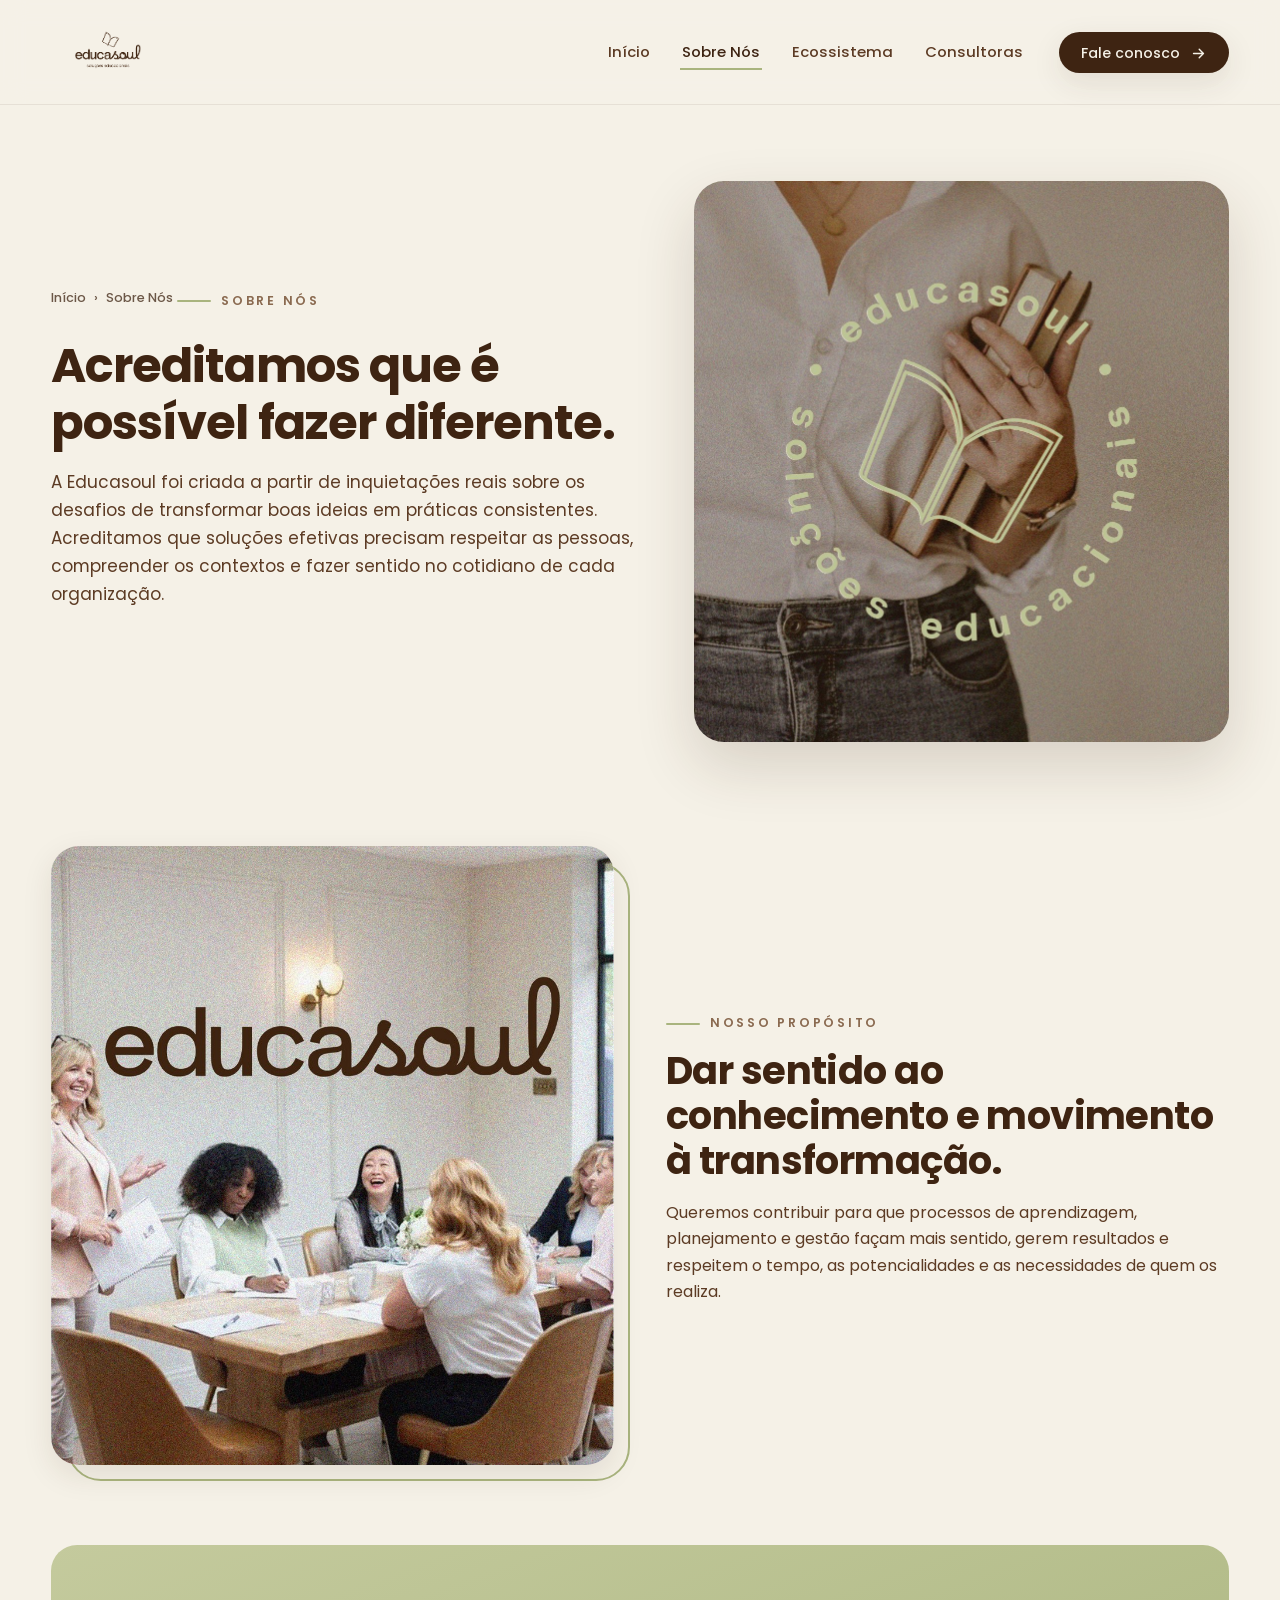
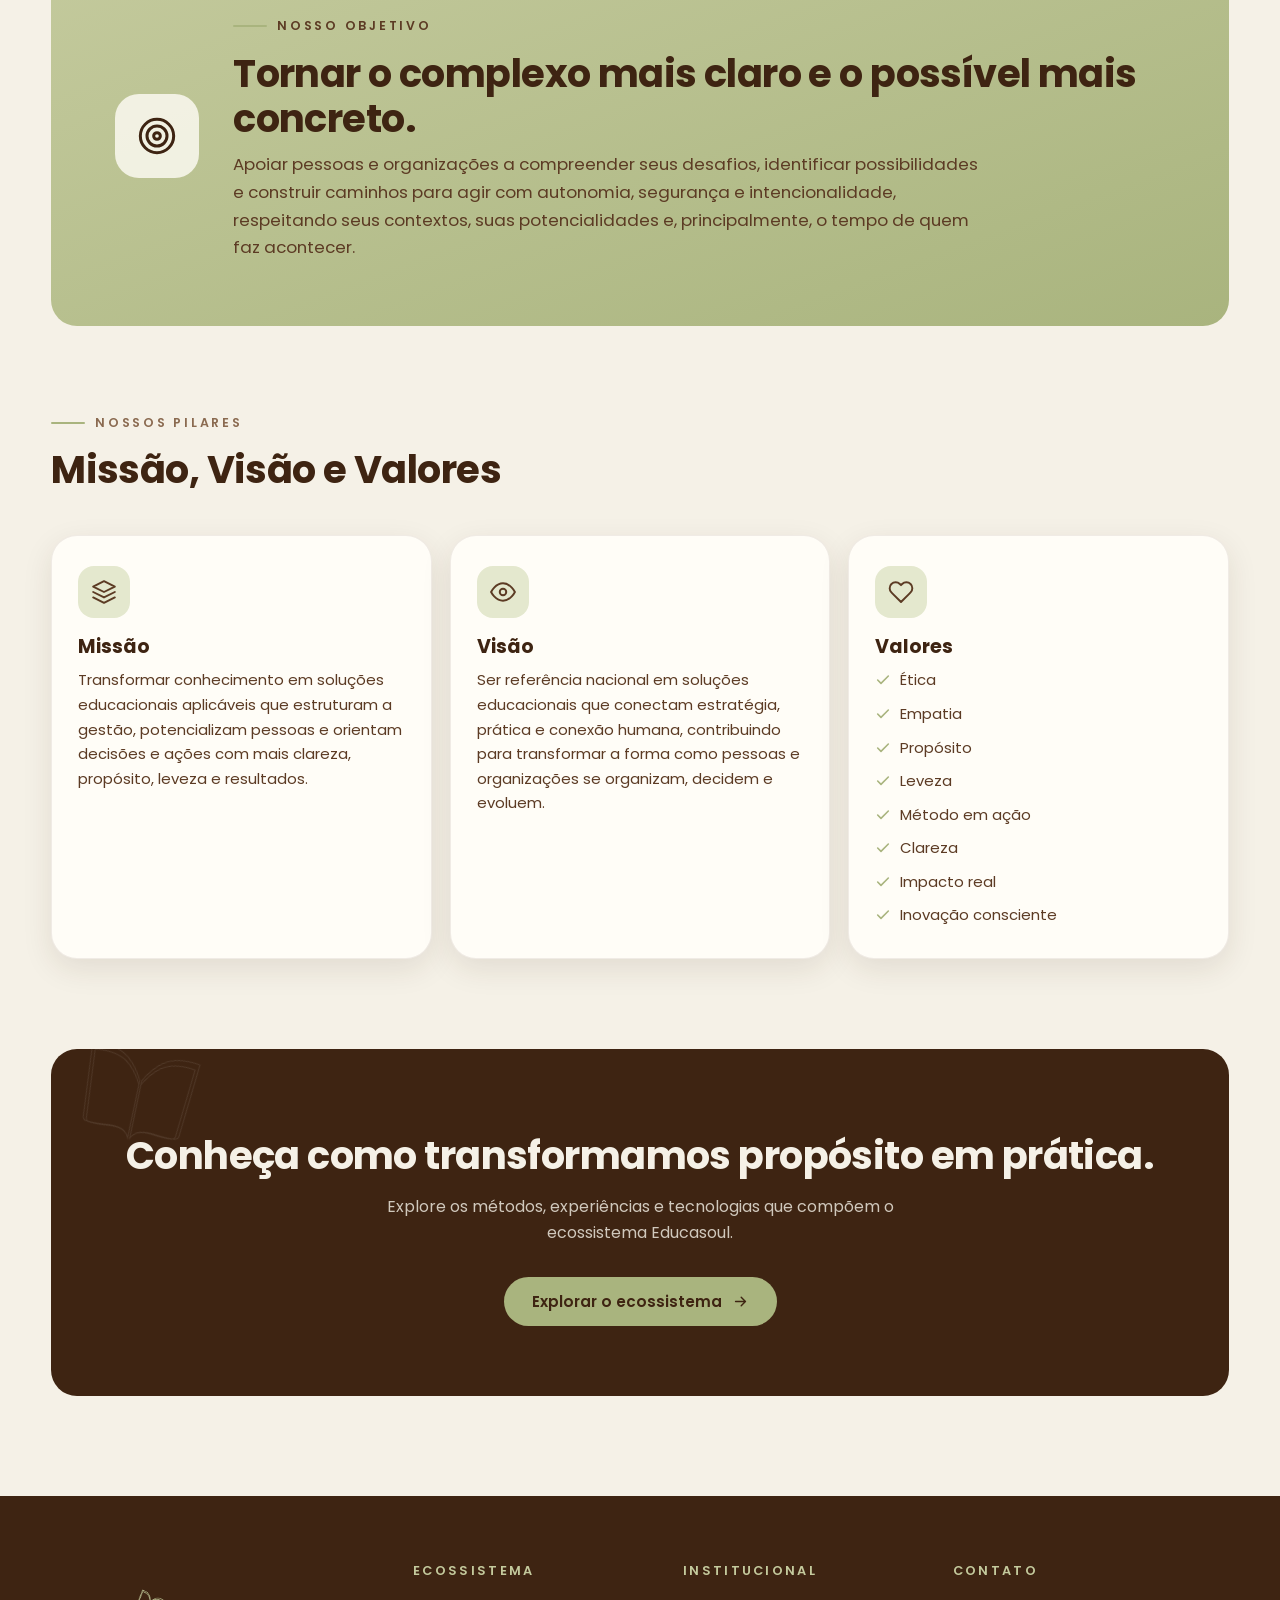
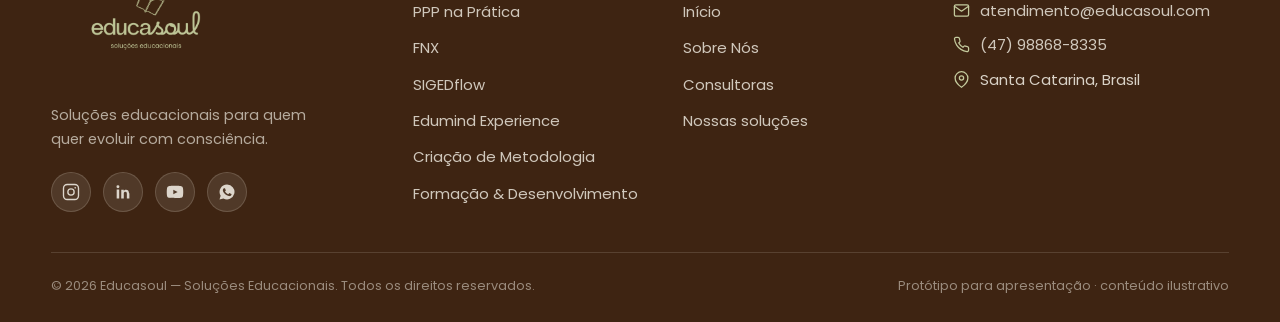
<file: Site educasoul/site/sobre.html>
<!DOCTYPE html>
<html lang="pt-BR">
<head>
<meta charset="UTF-8">
<meta name="viewport" content="width=device-width, initial-scale=1.0">
<!-- prévia: tirar o noindex na publicação final -->
<meta name="robots" content="noindex, nofollow">
<title>Sobre Nós — Educasoul</title>
<meta name="description" content="Conheça a Educasoul: nosso propósito, objetivo, missão, visão e valores.">
<link rel="icon" type="image/png" href="assets/educasoul-book-brown.png">
<link rel="preconnect" href="https://fonts.googleapis.com">
<link rel="preconnect" href="https://fonts.gstatic.com" crossorigin>
<link href="https://fonts.googleapis.com/css2?family=Poppins:wght@300;400;500;600;700;800&family=Quicksand:wght@500;600;700&family=Libre+Franklin:wght@600;700;800&display=swap" rel="stylesheet">
<link rel="stylesheet" href="css/styles.css">
<style>
  .historia { padding: 20px 0 80px; }
  .historia .split .media { position: relative; }
  .historia .split .media::after {
    content: ""; position: absolute; inset: 16px -16px -16px 16px;
    border: 2px solid var(--sage); border-radius: 34px; z-index: -1;
  }
  .objetivo-band { padding: 0 0 80px; }
  .objetivo-inner {
    background: linear-gradient(160deg, var(--sage-soft), var(--sage));
    border-radius: var(--radius); padding: clamp(36px, 5vw, 64px);
    display: grid; grid-template-columns: auto 1fr; gap: 34px; align-items: center;
  }
  .objetivo-inner .ic {
    width: 84px; height: 84px; border-radius: 24px; background: rgba(255,253,247,.8);
    display: grid; place-items: center; color: var(--brown);
  }
  .objetivo-inner .ic svg { width: 40px; height: 40px; }
  .objetivo-inner h2 { margin-bottom: 10px; }
  .objetivo-inner p { color: var(--brown-2); max-width: 68ch; font-size: 1.05rem; }
  .mvv { padding: 0 0 90px; }
  .mvv-grid { display: grid; grid-template-columns: repeat(3, 1fr); gap: 18px; margin-top: 40px; }
  .mvv-card {
    background: var(--paper); border: 1px solid rgba(62,36,18,.08);
    border-radius: var(--radius); padding: 30px 26px; box-shadow: var(--shadow-1);
  }
  .mvv-card .ic {
    width: 52px; height: 52px; border-radius: 16px; background: var(--sage-pale);
    display: grid; place-items: center; color: var(--brown-2); margin-bottom: 18px;
  }
  .mvv-card .ic svg { width: 26px; height: 26px; }
  .mvv-card h3 { font-size: 1.2rem; margin-bottom: 10px; }
  .mvv-card p, .mvv-card li { font-size: .93rem; color: var(--brown-2); }
  .mvv-card ul { list-style: none; display: grid; gap: 9px; }
  .mvv-card li { display: flex; gap: 9px; align-items: flex-start; }
  .mvv-card li svg { width: 16px; height: 16px; color: var(--sage); flex: none; margin-top: 4px; }
  @media (max-width: 1020px) {
    .mvv-grid { grid-template-columns: 1fr; }
    .objetivo-inner { grid-template-columns: 1fr; }
  }
</style>
</head>
<body>

<header class="site-header">
  <div class="container nav-wrap">
    <a class="brand" href="index.html" aria-label="Educasoul — página inicial">
      <img src="assets/educasoul-logo.png" alt="Educasoul — soluções educacionais">
    </a>
    <nav aria-label="Navegação principal">
      <ul class="nav-links">
        <li><a href="index.html">Início</a></li>
        <li><a href="sobre.html" class="active">Sobre Nós</a></li>
        <li><a href="index.html#ecossistema">Ecossistema</a></li>
        <li><a href="consultoras.html">Consultoras</a></li>
        <li class="nav-cta">
          <a class="btn btn-solid" href="contato.html?tipo=contato">Fale conosco
            <svg viewBox="0 0 24 24" fill="none" stroke="currentColor" stroke-width="2" stroke-linecap="round" stroke-linejoin="round"><path d="M5 12h14M13 6l6 6-6 6"/></svg>
          </a>
        </li>
      </ul>
    </nav>
    <button class="nav-toggle" aria-label="Abrir menu" aria-expanded="false">
      <svg viewBox="0 0 24 24" fill="none" stroke="currentColor" stroke-width="2" stroke-linecap="round"><path d="M4 7h16M4 12h16M4 17h16"/></svg>
    </button>
  </div>
</header>

<main>
<!-- HERO -->
<section class="page-hero">
  <div class="container">
    <div>
      <nav class="crumb" aria-label="Você está em">
        <a href="index.html">Início</a> <span>›</span> <span>Sobre Nós</span>
      </nav>
      <span class="eyebrow">sobre nós</span>
      <h1 class="h-display">Acreditamos que é possível fazer diferente.</h1>
      <p class="lead">A Educasoul foi criada a partir de inquietações reais sobre os desafios de transformar boas ideias em práticas consistentes. Acreditamos que soluções efetivas precisam respeitar as pessoas, compreender os contextos e fazer sentido no cotidiano de cada organização.</p>
    </div>
    <div class="media reveal">
      <img src="assets/hero-livros.jpg" alt="Educadora segurando livros com o selo Educasoul" style="aspect-ratio:4/4.2;">
    </div>
  </div>
</section>

<!-- PROPÓSITO -->
<section class="historia">
  <div class="container split">
    <div class="media reveal">
      <img src="assets/consultoras-reuniao.jpg" alt="Equipe Educasoul reunida em formação" style="aspect-ratio:4/4.4;">
    </div>
    <div class="reveal">
      <span class="eyebrow">nosso propósito</span>
      <h2 class="h-sec">Dar sentido ao conhecimento e movimento à transformação.</h2>
      <p style="color:var(--brown-2);">Queremos contribuir para que processos de aprendizagem, planejamento e gestão façam mais sentido, gerem resultados e respeitem o tempo, as potencialidades e as necessidades de quem os realiza.</p>
    </div>
  </div>
</section>

<!-- OBJETIVO -->
<section class="objetivo-band">
  <div class="container">
    <div class="objetivo-inner reveal">
      <span class="ic">
        <svg viewBox="0 0 24 24" fill="none" stroke="currentColor" stroke-width="1.8" stroke-linecap="round" stroke-linejoin="round"><circle cx="12" cy="12" r="10"/><circle cx="12" cy="12" r="6"/><circle cx="12" cy="12" r="2"/></svg>
      </span>
      <div>
        <span class="eyebrow" style="color:var(--brown-2);">nosso objetivo</span>
        <h2 class="h-sec">Tornar o complexo mais claro e o possível mais concreto.</h2>
        <p>Apoiar pessoas e organizações a compreender seus desafios, identificar possibilidades e construir caminhos para agir com autonomia, segurança e intencionalidade, respeitando seus contextos, suas potencialidades e, principalmente, o tempo de quem faz acontecer.</p>
      </div>
    </div>
  </div>
</section>

<!-- MISSÃO / VISÃO / VALORES -->
<section class="mvv">
  <div class="container">
    <div class="sec-head reveal">
      <span class="eyebrow">nossos pilares</span>
      <h2 class="h-sec">Missão, Visão e Valores</h2>
    </div>
    <div class="mvv-grid">
      <div class="mvv-card reveal">
        <span class="ic"><svg viewBox="0 0 24 24" fill="none" stroke="currentColor" stroke-width="1.8" stroke-linecap="round" stroke-linejoin="round"><path d="M12 2L2 7l10 5 10-5-10-5z"/><path d="M2 17l10 5 10-5M2 12l10 5 10-5"/></svg></span>
        <h3>Missão</h3>
        <p>Transformar conhecimento em soluções educacionais aplicáveis que estruturam a gestão, potencializam pessoas e orientam decisões e ações com mais clareza, propósito, leveza e resultados.</p>
      </div>
      <div class="mvv-card reveal">
        <span class="ic"><svg viewBox="0 0 24 24" fill="none" stroke="currentColor" stroke-width="1.8" stroke-linecap="round" stroke-linejoin="round"><path d="M1 12s4-8 11-8 11 8 11 8-4 8-11 8-11-8-11-8z"/><circle cx="12" cy="12" r="3"/></svg></span>
        <h3>Visão</h3>
        <p>Ser referência nacional em soluções educacionais que conectam estratégia, prática e conexão humana, contribuindo para transformar a forma como pessoas e organizações se organizam, decidem e evoluem.</p>
      </div>
      <div class="mvv-card reveal">
        <span class="ic"><svg viewBox="0 0 24 24" fill="none" stroke="currentColor" stroke-width="1.8" stroke-linecap="round" stroke-linejoin="round"><path d="M20.84 4.61a5.5 5.5 0 00-7.78 0L12 5.67l-1.06-1.06a5.5 5.5 0 00-7.78 7.78l1.06 1.06L12 21.23l7.78-7.78 1.06-1.06a5.5 5.5 0 000-7.78z"/></svg></span>
        <h3>Valores</h3>
        <ul>
          <li><svg viewBox="0 0 24 24" fill="none" stroke="currentColor" stroke-width="2.4" stroke-linecap="round" stroke-linejoin="round"><path d="M20 6L9 17l-5-5"/></svg> Ética</li>
          <li><svg viewBox="0 0 24 24" fill="none" stroke="currentColor" stroke-width="2.4" stroke-linecap="round" stroke-linejoin="round"><path d="M20 6L9 17l-5-5"/></svg> Empatia</li>
          <li><svg viewBox="0 0 24 24" fill="none" stroke="currentColor" stroke-width="2.4" stroke-linecap="round" stroke-linejoin="round"><path d="M20 6L9 17l-5-5"/></svg> Propósito</li>
          <li><svg viewBox="0 0 24 24" fill="none" stroke="currentColor" stroke-width="2.4" stroke-linecap="round" stroke-linejoin="round"><path d="M20 6L9 17l-5-5"/></svg> Leveza</li>
          <li><svg viewBox="0 0 24 24" fill="none" stroke="currentColor" stroke-width="2.4" stroke-linecap="round" stroke-linejoin="round"><path d="M20 6L9 17l-5-5"/></svg> Método em ação</li>
          <li><svg viewBox="0 0 24 24" fill="none" stroke="currentColor" stroke-width="2.4" stroke-linecap="round" stroke-linejoin="round"><path d="M20 6L9 17l-5-5"/></svg> Clareza</li>
          <li><svg viewBox="0 0 24 24" fill="none" stroke="currentColor" stroke-width="2.4" stroke-linecap="round" stroke-linejoin="round"><path d="M20 6L9 17l-5-5"/></svg> Impacto real</li>
          <li><svg viewBox="0 0 24 24" fill="none" stroke="currentColor" stroke-width="2.4" stroke-linecap="round" stroke-linejoin="round"><path d="M20 6L9 17l-5-5"/></svg> Inovação consciente</li>
        </ul>
      </div>
    </div>
  </div>
</section>

<!-- CTA -->
<section class="cta-band">
  <div class="container">
    <div class="cta-inner reveal">
      <img class="watermark" src="assets/educasoul-book-cream.png" alt="" aria-hidden="true">
      <h2 class="h-sec">Conheça como transformamos propósito em prática.</h2>
      <p>Explore os métodos, experiências e tecnologias que compõem o ecossistema Educasoul.</p>
      <a class="btn btn-sage" href="index.html#ecossistema">Explorar o ecossistema
        <svg viewBox="0 0 24 24" fill="none" stroke="currentColor" stroke-width="2" stroke-linecap="round" stroke-linejoin="round"><path d="M5 12h14M13 6l6 6-6 6"/></svg>
      </a>
    </div>
  </div>
</section>

</main>

<footer class="site-footer" id="contato">
  <div class="container">
    <div class="footer-grid">
      <div class="footer-brand">
        <img src="assets/educasoul-logo-sage.png" alt="Educasoul — soluções educacionais">
        <p>Soluções educacionais para quem quer evoluir com consciência.</p>
        <div class="social-row">
          <a href="#" aria-label="Instagram"><svg viewBox="0 0 24 24" fill="none" stroke="currentColor" stroke-width="1.8" stroke-linecap="round" stroke-linejoin="round"><rect x="2" y="2" width="20" height="20" rx="5"/><circle cx="12" cy="12" r="4.2"/><circle cx="17.6" cy="6.4" r="1.1" fill="currentColor" stroke="none"/></svg></a>
          <a href="#" aria-label="LinkedIn"><svg viewBox="0 0 24 24" fill="currentColor"><path d="M6.94 8.5v12H3.56v-12h3.38zM5.25 3a1.97 1.97 0 110 3.94 1.97 1.97 0 010-3.94zM20.5 13.9v6.6h-3.37v-6.2c0-1.56-.56-2.62-1.96-2.62-1.07 0-1.7.72-1.98 1.41-.1.25-.13.6-.13.94v6.47H9.69s.05-10.5 0-11.59h3.37v1.64c.45-.69 1.25-1.68 3.04-1.68 2.22 0 3.9 1.45 3.9 4.57z"/></svg></a>
          <a href="#" aria-label="YouTube"><svg viewBox="0 0 24 24" fill="currentColor"><path d="M23 12s0-3.85-.49-5.7a2.98 2.98 0 00-2.1-2.1C18.56 3.7 12 3.7 12 3.7s-6.56 0-8.41.5a2.98 2.98 0 00-2.1 2.1C1 8.15 1 12 1 12s0 3.85.49 5.7c.27 1.02 1.08 1.83 2.1 2.1 1.85.5 8.41.5 8.41.5s6.56 0 8.41-.5a2.98 2.98 0 002.1-2.1C23 15.85 23 12 23 12zM9.75 8.85l5.75 3.15-5.75 3.15v-6.3z"/></svg></a>
          <a href="https://wa.me/5547988688335" target="_blank" rel="noopener" aria-label="WhatsApp"><svg viewBox="0 0 24 24" fill="currentColor"><path d="M12.04 2a9.9 9.9 0 00-8.5 14.97L2 22l5.18-1.5A9.9 9.9 0 1012.04 2zm5.77 14.13c-.24.68-1.4 1.3-1.93 1.35-.52.05-1.01.24-3.4-.7-2.87-1.13-4.7-4.06-4.84-4.25-.14-.19-1.16-1.55-1.16-2.95 0-1.4.73-2.09 1-2.38.26-.29.57-.36.76-.36l.55.01c.18 0 .42-.07.65.5.24.57.8 1.97.87 2.11.07.14.12.31.02.5-.09.19-.14.3-.28.47l-.43.5c-.14.14-.29.3-.12.58.16.29.73 1.2 1.56 1.95 1.08.96 1.98 1.26 2.27 1.4.28.14.45.12.62-.07.16-.19.71-.83.9-1.11.19-.29.38-.24.64-.14.26.09 1.66.78 1.94.92.29.14.48.22.55.34.07.12.07.68-.17 1.33z"/></svg></a>
        </div>
      </div>
      <div class="footer-col">
        <h5>Ecossistema</h5>
        <ul>
          <li><a href="ppp-na-pratica.html">PPP na Prática</a></li>
          <li><a href="fenix.html">FNX</a></li>
          <li><a href="sigedflow.html">SIGEDflow</a></li>
          <li><a href="edumind.html">Edumind Experience</a></li>
          <li><a href="metodologia.html">Criação de Metodologia</a></li>
          <li><a href="formacao.html">Formação &amp; Desenvolvimento</a></li>
        </ul>
      </div>
      <div class="footer-col">
        <h5>Institucional</h5>
        <ul>
          <li><a href="index.html">Início</a></li>
          <li><a href="sobre.html">Sobre Nós</a></li>
          <li><a href="consultoras.html">Consultoras</a></li>
          <li><a href="index.html#ecossistema">Nossas soluções</a></li>
        </ul>
      </div>
      <div class="footer-col">
        <h5>Contato</h5>
        <ul>
          <li class="contact-item">
            <svg viewBox="0 0 24 24" fill="none" stroke="currentColor" stroke-width="1.8" stroke-linecap="round" stroke-linejoin="round"><path d="M4 4h16c1.1 0 2 .9 2 2v12c0 1.1-.9 2-2 2H4c-1.1 0-2-.9-2-2V6c0-1.1.9-2 2-2z"/><path d="M22 6l-10 7L2 6"/></svg>
            <a href="mailto:atendimento@educasoul.com">atendimento@educasoul.com</a>
          </li>
          <li class="contact-item">
            <svg viewBox="0 0 24 24" fill="none" stroke="currentColor" stroke-width="1.8" stroke-linecap="round" stroke-linejoin="round"><path d="M22 16.92v3a2 2 0 01-2.18 2 19.79 19.79 0 01-8.63-3.07 19.5 19.5 0 01-6-6A19.79 19.79 0 012.12 4.18 2 2 0 014.11 2h3a2 2 0 012 1.72c.13.96.36 1.9.7 2.81a2 2 0 01-.45 2.11L8.09 9.91a16 16 0 006 6l1.27-1.27a2 2 0 012.11-.45c.91.34 1.85.57 2.81.7A2 2 0 0122 16.92z"/></svg>
            <a href="https://wa.me/5547988688335" target="_blank" rel="noopener">(47) 98868-8335</a>
          </li>
          <li class="contact-item">
            <svg viewBox="0 0 24 24" fill="none" stroke="currentColor" stroke-width="1.8" stroke-linecap="round" stroke-linejoin="round"><path d="M21 10c0 7-9 13-9 13S3 17 3 10a9 9 0 0118 0z"/><circle cx="12" cy="10" r="3"/></svg>
            <span>Santa Catarina, Brasil</span>
          </li>
        </ul>
      </div>
    </div>
    <div class="footer-bottom">
      <span>© <span data-year>2026</span> Educasoul — Soluções Educacionais. Todos os direitos reservados.</span>
      <span>Protótipo para apresentação · conteúdo ilustrativo</span>
    </div>
  </div>
</footer>

<script src="js/main.js"></script>
</body>
</html>
</file>
<file: Site educasoul/site/css/styles.css>
/* ============================================================
   EducaSoul — Soluções Educacionais
   Protótipo de site institucional
   Paleta institucional: creme, verde-sálvia e marrom-café
   Cada produto do ecossistema usa a paleta do próprio brand guide
   ============================================================ */

:root {
  /* Institucional EducaSoul (IDV) */
  --cream:      #F5F1E7;
  --cream-2:    #EFEADD;
  --sand:       #E6DECF;
  --sage:       #A9B47E;
  --sage-soft:  #C4CA9D;
  --sage-pale:  #E4E8CE;
  --lemon-pale: #EDF3CF;
  --brown:      #3E2412;
  --brown-2:    #5C3B24;
  --brown-soft: #8A6A50;
  --paper:      #FFFDF7;

  /* PPP na Prática */
  --ppp-black:  #101820;
  --ppp-wine:   #961D40;
  --ppp-paper:  #E9E8E0;
  --ppp-gold:   #D2B060;
  --ppp-gold-2: #A8842C;

  /* FNX / Fênix */
  --fnx-black:  #101820;
  --fnx-wine:   #961D40;
  --fnx-gray:   #E4E5E7;
  --fnx-orange: #FF7A00;
  --fnx-gold:   #FFC93C;

  /* SigedFlow */
  --sf-olive:   #404831;
  --sf-euca:    #D3E2C3;
  --sf-chiffon: #C2CAB1;
  --sf-lemon:   #FAFC8D;
  --sf-ivory:   #FDFDF0;
  --sf-wheat:   #EBEAE0;
  --sf-black:   #25292C;

  /* EduMind */
  --em-deep:    #401080;
  --em-deep-2:  #2B0A56;
  --em-vivid:   #7720F3;
  --em-p200:    #A463FF;
  --em-yellow:  #F0FF6C;
  --em-lilac:   #F1EFF8;

  --radius: 26px;
  --radius-sm: 16px;
  --shadow-1: 0 10px 30px rgba(62, 36, 18, .10);
  --shadow-2: 0 24px 60px rgba(62, 36, 18, .16);
  --font-body: 'Poppins', 'Segoe UI', system-ui, sans-serif;
  --font-round: 'Quicksand', 'Poppins', sans-serif;
  --font-grot: 'Libre Franklin', 'Poppins', sans-serif;
}

* { margin: 0; padding: 0; box-sizing: border-box; }

html { scroll-behavior: smooth; }

body {
  font-family: var(--font-body);
  background: var(--cream);
  color: var(--brown);
  line-height: 1.65;
  font-size: 16px;
  -webkit-font-smoothing: antialiased;
  overflow-x: hidden;
}

img { max-width: 100%; display: block; }

a { color: inherit; text-decoration: none; }

.container { width: min(1180px, 92%); margin: 0 auto; }

/* ---------- tipografia utilitária ---------- */
.eyebrow {
  display: inline-flex; align-items: center; gap: 10px;
  font-size: .78rem; font-weight: 600; letter-spacing: .22em;
  text-transform: uppercase; color: var(--brown-soft);
}
.eyebrow::before {
  content: ""; width: 34px; height: 2px; border-radius: 2px;
  background: var(--sage); flex: none;
}
h1, h2, h3 { line-height: 1.18; font-weight: 700; }
.h-display { font-size: clamp(2.1rem, 4.6vw, 3.4rem); letter-spacing: -.02em; }
.h-sec { font-size: clamp(1.7rem, 3.2vw, 2.4rem); letter-spacing: -.015em; margin: 14px 0 16px; }
.lead { font-size: 1.06rem; color: var(--brown-2); max-width: 640px; }

/* ---------- botões ---------- */
.btn {
  display: inline-flex; align-items: center; gap: 10px;
  padding: 14px 26px; border-radius: 999px;
  font-weight: 600; font-size: .95rem; line-height: 1;
  transition: transform .2s ease, box-shadow .2s ease, background .2s ease, color .2s;
  cursor: pointer; border: 2px solid transparent;
}
.btn svg { width: 17px; height: 17px; flex: none; transition: transform .2s; }
.btn:hover svg { transform: translateX(3px); }
.btn-solid { background: var(--brown); color: var(--cream); box-shadow: var(--shadow-1); }
.btn-solid:hover { transform: translateY(-2px); box-shadow: var(--shadow-2); }
.btn-outline { border-color: var(--brown); color: var(--brown); }
.btn-outline:hover { background: var(--brown); color: var(--cream); transform: translateY(-2px); }
.btn-sage { background: var(--sage); color: var(--brown); }
.btn-sage:hover { transform: translateY(-2px); box-shadow: var(--shadow-1); }

/* ---------- header ---------- */
.site-header {
  position: sticky; top: 0; z-index: 60;
  background: rgba(245, 241, 231, .88);
  backdrop-filter: blur(12px);
  border-bottom: 1px solid rgba(62, 36, 18, .08);
}
.nav-wrap {
  display: flex; align-items: center; justify-content: space-between;
  padding: 14px 0;
}
.brand img { height: 76px; width: auto; }
.nav-links { display: flex; align-items: center; gap: 28px; list-style: none; }
.nav-links a {
  font-size: .93rem; font-weight: 500; color: var(--brown-2);
  padding: 6px 2px; border-bottom: 2px solid transparent;
  transition: color .2s, border-color .2s;
}
.nav-links a:hover, .nav-links a.active { color: var(--brown); border-color: var(--sage); }
.nav-links a.btn { border-bottom: 0; }
.nav-links a.btn-solid, .nav-links a.btn-solid:hover { color: var(--cream); }
.nav-cta { margin-left: 6px; }
.nav-cta .btn { padding: 11px 20px; font-size: .88rem; }
.nav-toggle {
  display: none; background: none; border: 0; cursor: pointer;
  width: 44px; height: 44px; border-radius: 12px; color: var(--brown);
}
.nav-toggle svg { width: 26px; height: 26px; }

/* ---------- hero ---------- */
.hero { position: relative; overflow: hidden; }
.hero .container {
  display: grid; grid-template-columns: 1.05fr .95fr; gap: 56px;
  align-items: center; padding: 84px 0 96px;
}
.hero-copy .h-display { margin: 18px 0 20px; }
.hero-copy .lead { margin-bottom: 34px; }
.hero-actions { display: flex; flex-wrap: wrap; gap: 14px; }
.hero-media { position: relative; }
.hero-media::before {
  content: ""; position: absolute; inset: 8% -6% -8% 10%;
  background: var(--sage-soft); border-radius: 40px;
  transform: rotate(-3deg); z-index: 0;
}
.hero-media img.photo {
  position: relative; z-index: 1; border-radius: 34px;
  box-shadow: var(--shadow-2); aspect-ratio: 4/4.6; object-fit: cover;
}
.hero-stamp {
  position: absolute; z-index: 2; width: 128px; height: 128px;
  top: -34px; right: -18px; animation: floaty 5.5s ease-in-out infinite;
  filter: drop-shadow(0 8px 18px rgba(62,36,18,.18));
}
@keyframes floaty {
  0%, 100% { transform: translateY(0) rotate(-6deg); }
  50% { transform: translateY(-12px) rotate(3deg); }
}
.hero-book {
  position: absolute; z-index: 0; width: 320px; opacity: .12;
  left: -120px; bottom: -60px; transform: rotate(12deg);
}

/* ---------- institucional ---------- */
.institucional { padding: 40px 0 90px; }
.inst-card {
  position: relative; overflow: hidden;
  background: var(--sage-pale); border-radius: var(--radius);
  padding: clamp(34px, 5vw, 64px);
  display: grid; grid-template-columns: 1.25fr .75fr; gap: 40px; align-items: center;
}
.inst-card .watermark {
  position: absolute; right: -70px; bottom: -90px; width: 380px;
  opacity: .14; transform: rotate(-8deg); pointer-events: none;
}
.inst-copy p { color: var(--brown-2); margin: 6px 0 22px; max-width: 60ch; }
.pill-row { display: flex; flex-wrap: wrap; gap: 12px; position: relative; z-index: 1; }
.pill {
  display: inline-flex; align-items: center; gap: 8px;
  background: var(--paper); border: 1px solid rgba(62,36,18,.10);
  padding: 10px 18px; border-radius: 999px;
  font-size: .88rem; font-weight: 600; color: var(--brown-2);
  box-shadow: 0 4px 14px rgba(62,36,18,.06);
}
.pill svg { width: 15px; height: 15px; color: var(--sage); }

/* ---------- ecossistema (mosaico) ---------- */
.ecossistema { padding: 30px 0 100px; }
.sec-head { max-width: 720px; margin-bottom: 42px; }
.sec-head p { color: var(--brown-2); }

.mosaic {
  display: grid; gap: 18px;
  grid-template-columns: repeat(3, 1fr);
}
.tile {
  position: relative; overflow: hidden; border-radius: var(--radius);
  min-height: 400px; display: flex; align-items: flex-end; background: #1d1814;
  box-shadow: var(--shadow-1);
  transition: transform .28s ease, box-shadow .28s ease;
  isolation: isolate;
}
.tile:hover { transform: translateY(-7px); box-shadow: var(--shadow-2); }
.tile-media {
  position: absolute; top: 0; left: 0; z-index: -2;
  width: 100%; aspect-ratio: 16 / 9; object-fit: cover;
  transition: transform .5s ease;
}
.tile:hover .tile-media { transform: scale(1.045); }
.tile-scrim {
  position: absolute; inset: 0; z-index: -1;
  background: linear-gradient(200deg, rgba(0,0,0,0) 42%, rgba(0,0,0,.62) 88%);
}
/* cartões com imagem: a imagem aparece inteira em cima e se funde com a faixa do texto */
.tile-media + .tile-scrim {
  inset: 0 0 auto 0; aspect-ratio: 16 / 9;
  background: linear-gradient(180deg, rgba(29,24,20,0) 55%, #1d1814 100%);
}
.tile-body { padding: 26px 28px; width: 100%; color: #fff; }
.tile-tag {
  display: inline-block; font-size: .72rem; font-weight: 600;
  letter-spacing: .14em; text-transform: uppercase;
  padding: 6px 12px; border-radius: 999px; margin-bottom: 12px;
  background: rgba(255,255,255,.16); backdrop-filter: blur(4px);
  border: 1px solid rgba(255,255,255,.25);
}
.tile h3 { font-size: 1.45rem; margin-bottom: 6px; }
.tile p { font-size: .92rem; opacity: .85; max-width: 46ch; }
.tile-arrow {
  position: absolute; top: 20px; right: 20px;
  width: 42px; height: 42px; border-radius: 50%;
  display: grid; place-items: center;
  background: rgba(255,255,255,.14); border: 1px solid rgba(255,255,255,.3);
  backdrop-filter: blur(4px);
  transition: background .25s, transform .25s;
}
.tile-arrow svg { width: 18px; height: 18px; color: #fff; transition: transform .25s; }
.tile:hover .tile-arrow { background: rgba(255,255,255,.28); }
.tile:hover .tile-arrow svg { transform: rotate(45deg); }

/* posições do mosaico */
/* 6 cards iguais: 3 em cima e 3 embaixo */

/* variações de fundo por marca */
.tile-fnx .tile-media { object-position: center; }
.tile-siged .tile-media { object-position: center 42%; }
.tile-meto {
  background: linear-gradient(160deg, var(--sage-soft), var(--sage) 90%);
}
.tile-meto .tile-scrim { background: linear-gradient(200deg, rgba(62,36,18,0) 40%, rgba(62,36,18,.5) 95%); }
.tile-meto .meto-icon {
  position: absolute; top: 18px; left: 24px; width: 130px; opacity: .9;
}

/* ---------- consultoras ---------- */
.consultoras { padding: 20px 0 100px; }
.consult-grid {
  display: grid; grid-template-columns: .92fr 1.08fr; gap: 56px; align-items: center;
}
.consult-media { position: relative; }
.consult-media img.photo {
  border-radius: 34px; box-shadow: var(--shadow-2);
  aspect-ratio: 4/3.4; object-fit: cover;
}
.consult-media::after {
  content: ""; position: absolute; inset: -16px 16px 16px -16px;
  border: 2px solid var(--sage); border-radius: 40px; z-index: -1;
}
.consult-stamp {
  position: absolute; width: 110px; bottom: -34px; right: -16px;
  animation: floaty 6s ease-in-out infinite;
  filter: drop-shadow(0 8px 18px rgba(62,36,18,.2));
}
.consult-copy p.lead { margin: 6px 0 26px; }
.mini-cards { display: grid; grid-template-columns: 1fr 1fr 1fr; gap: 14px; margin-bottom: 30px; }
.mini-card {
  background: var(--paper); border: 1px solid rgba(62,36,18,.08);
  border-radius: var(--radius-sm); padding: 18px 16px;
  box-shadow: 0 6px 18px rgba(62,36,18,.05);
}
.mini-card .ic {
  width: 40px; height: 40px; border-radius: 12px;
  display: grid; place-items: center; margin-bottom: 12px;
  background: var(--sage-pale); color: var(--brown-2);
}
.mini-card .ic svg { width: 20px; height: 20px; }
.mini-card h4 { font-size: .98rem; margin-bottom: 4px; }
.mini-card p { font-size: .84rem; color: var(--brown-soft); line-height: 1.5; }

/* ---------- faixa CTA ---------- */
.cta-band { padding: 0 0 100px; }
.cta-inner {
  position: relative; overflow: hidden;
  background: var(--brown); color: var(--cream);
  border-radius: var(--radius); padding: clamp(38px, 6vw, 70px);
  text-align: center;
}
.cta-inner .h-sec { color: var(--cream); }
.cta-inner p { color: rgba(245,241,231,.8); max-width: 56ch; margin: 0 auto 30px; }
.cta-inner .watermark {
  position: absolute; width: 300px; opacity: .1; pointer-events: none;
  left: -60px; top: -60px; transform: rotate(-14deg);
}

/* ---------- footer ---------- */
.site-footer { background: var(--brown); color: rgba(245,241,231,.85); }
.footer-grid {
  display: grid; grid-template-columns: 1.4fr 1fr 1fr 1.2fr; gap: 40px;
  padding: 64px 0 40px;
}
.footer-brand img { width: 190px; margin-bottom: 18px; }
.footer-brand p { font-size: .9rem; max-width: 30ch; color: rgba(245,241,231,.66); }
.social-row { display: flex; gap: 12px; margin-top: 20px; }
.social-row a {
  width: 40px; height: 40px; border-radius: 50%;
  display: grid; place-items: center;
  background: rgba(245,241,231,.1); border: 1px solid rgba(245,241,231,.16);
  transition: background .2s, transform .2s;
}
.social-row a:hover { background: rgba(245,241,231,.22); transform: translateY(-2px); }
.social-row svg { width: 18px; height: 18px; }
.footer-col h5 {
  font-size: .8rem; letter-spacing: .18em; text-transform: uppercase;
  color: var(--sage-soft); margin-bottom: 18px; font-weight: 600;
}
.footer-col ul { list-style: none; display: grid; gap: 10px; }
.footer-col a { font-size: .93rem; color: rgba(245,241,231,.8); transition: color .2s; }
.footer-col a:hover { color: #fff; }
.footer-col .contact-item {
  display: flex; align-items: flex-start; gap: 10px; font-size: .93rem;
}
.footer-col .contact-item svg { width: 17px; height: 17px; margin-top: 3px; color: var(--sage-soft); flex: none; }
.footer-bottom {
  border-top: 1px solid rgba(245,241,231,.14);
  padding: 22px 0 26px; display: flex; flex-wrap: wrap; gap: 10px;
  align-items: center; justify-content: space-between;
  font-size: .8rem; color: rgba(245,241,231,.5);
}

/* ---------- página interna: base ---------- */
.page-hero { position: relative; overflow: hidden; }
.page-hero .container {
  display: grid; grid-template-columns: 1.05fr .95fr;
  gap: 52px; align-items: center; padding: 76px 0 84px;
}
.page-hero.solo .container { grid-template-columns: 1fr; text-align: center; }
.page-hero.solo .lead { margin: 0 auto 30px; }
.page-hero .h-display { margin: 16px 0 18px; }
.page-hero .lead { margin-bottom: 30px; }
.page-hero .media img {
  border-radius: 30px; box-shadow: var(--shadow-2); width: 100%;
  object-fit: cover;
}
.crumb {
  display: inline-flex; gap: 8px; align-items: center;
  font-size: .8rem; font-weight: 500; opacity: .75; margin-bottom: 14px;
}
.crumb a:hover { text-decoration: underline; }

.section { padding: 76px 0; }
.section-alt { padding: 76px 0; }

.split { display: grid; grid-template-columns: 1fr 1fr; gap: 52px; align-items: center; }
.split .media img { border-radius: 28px; box-shadow: var(--shadow-1); width: 100%; object-fit: cover; }

.feature-grid { display: grid; grid-template-columns: repeat(4, 1fr); gap: 16px; margin-top: 40px; }
.feature-card {
  border-radius: var(--radius-sm); padding: 24px 20px;
  background: var(--paper); border: 1px solid rgba(0,0,0,.06);
  box-shadow: 0 6px 18px rgba(0,0,0,.05);
}
.feature-card .ic {
  width: 44px; height: 44px; border-radius: 13px;
  display: grid; place-items: center; margin-bottom: 14px;
}
.feature-card .ic svg { width: 22px; height: 22px; }
.feature-card h4 { font-size: 1rem; margin-bottom: 6px; }
.feature-card p { font-size: .87rem; line-height: 1.55; opacity: .8; }

.steps { display: grid; grid-template-columns: repeat(4, 1fr); gap: 16px; margin-top: 40px; counter-reset: step; }
.step {
  position: relative; border-radius: var(--radius-sm);
  padding: 26px 20px 22px; counter-increment: step;
}
.step::before {
  content: counter(step, decimal-leading-zero);
  font-size: 2rem; font-weight: 800; opacity: .28;
  display: block; margin-bottom: 8px; letter-spacing: -.03em;
}
.step h4 { font-size: 1rem; margin-bottom: 6px; }
.step p { font-size: .86rem; opacity: .82; line-height: 1.55; }

.quote-band { padding: 0; }
.quote-inner {
  border-radius: var(--radius); padding: clamp(36px, 5vw, 64px);
  text-align: center;
}
.quote-inner blockquote {
  font-size: clamp(1.25rem, 2.6vw, 1.8rem); font-weight: 600; line-height: 1.4;
  max-width: 30ch; margin: 0 auto;
}
.quote-inner cite { display: block; margin-top: 16px; font-style: normal; font-size: .88rem; opacity: .7; }

.chip-row { display: flex; flex-wrap: wrap; gap: 10px; margin-top: 26px; }
.chip {
  padding: 8px 16px; border-radius: 999px; font-size: .84rem; font-weight: 600;
  border: 1.5px solid currentColor; opacity: .85;
}

.check-list { list-style: none; display: grid; gap: 12px; margin-top: 22px; }
.check-list li { display: flex; gap: 12px; align-items: flex-start; font-size: .96rem; }
.check-list svg { width: 20px; height: 20px; flex: none; margin-top: 3px; }

/* ---------- temas de produto ---------- */

/* PPP — preto + dourado */
.theme-ppp { background: var(--ppp-black); color: var(--ppp-paper); }
.theme-ppp .eyebrow { color: var(--ppp-gold); }
.theme-ppp .eyebrow::before { background: var(--ppp-gold); }
.theme-ppp .lead { color: rgba(233,232,224,.82); }
.theme-ppp .gold-text {
  background: linear-gradient(115deg, #EBD59B, var(--ppp-gold) 45%, var(--ppp-gold-2));
  -webkit-background-clip: text; background-clip: text; color: transparent;
}
.theme-ppp .btn-brand { background: linear-gradient(115deg, #EBD59B, var(--ppp-gold) 55%, var(--ppp-gold-2)); color: #241505; }
.theme-ppp .btn-ghost { border: 2px solid rgba(233,232,224,.35); color: var(--ppp-paper); }
.theme-ppp .btn-ghost:hover { border-color: var(--ppp-gold); color: var(--ppp-gold); }
.theme-ppp .feature-card { background: rgba(233,232,224,.05); border-color: rgba(233,232,224,.12); color: var(--ppp-paper); }
.theme-ppp .feature-card .ic { background: rgba(210,176,96,.16); color: var(--ppp-gold); }
.theme-ppp .step { background: rgba(233,232,224,.05); border: 1px solid rgba(233,232,224,.1); }
.theme-ppp .step::before { color: var(--ppp-gold); }
.theme-ppp .quote-inner { background: linear-gradient(115deg, #EBD59B, var(--ppp-gold) 50%, var(--ppp-gold-2)); color: #241505; }
.theme-ppp .check-list svg { color: var(--ppp-gold); }

/* FNX — preto + fogo */
.theme-fnx { background: var(--fnx-black); color: var(--fnx-gray); }
.theme-fnx .eyebrow { color: var(--fnx-orange); }
.theme-fnx .eyebrow::before { background: linear-gradient(90deg, var(--fnx-gold), var(--fnx-orange)); }
.theme-fnx .lead { color: rgba(228,229,231,.82); }
.theme-fnx .fire-text {
  background: linear-gradient(180deg, var(--fnx-gold), var(--fnx-orange) 48%, var(--fnx-wine) 95%);
  -webkit-background-clip: text; background-clip: text; color: transparent;
}
.theme-fnx .btn-brand {
  background: linear-gradient(115deg, var(--fnx-gold), var(--fnx-orange) 55%, var(--fnx-wine));
  color: #fff;
}
.theme-fnx .btn-ghost { border: 2px solid rgba(228,229,231,.35); color: var(--fnx-gray); }
.theme-fnx .btn-ghost:hover { border-color: var(--fnx-orange); color: var(--fnx-orange); }
.theme-fnx .feature-card { background: rgba(228,229,231,.05); border-color: rgba(228,229,231,.12); color: var(--fnx-gray); }
.theme-fnx .feature-card .ic { background: rgba(255,122,0,.15); color: var(--fnx-orange); }
.theme-fnx .step { background: rgba(228,229,231,.05); border: 1px solid rgba(228,229,231,.1); }
.theme-fnx .step::before {
  background: linear-gradient(180deg, var(--fnx-gold), var(--fnx-orange) 60%, var(--fnx-wine));
  -webkit-background-clip: text; background-clip: text; color: transparent; opacity: 1;
}
.theme-fnx .quote-inner {
  background: linear-gradient(130deg, var(--fnx-wine), #5b1129 60%, var(--fnx-black));
  color: var(--fnx-gray); border: 1px solid rgba(255,122,0,.25);
}
.theme-fnx .chip { border-color: rgba(255,201,60,.5); color: var(--fnx-gold); }
.theme-fnx .check-list svg { color: var(--fnx-orange); }

/* SigedFlow — oliva + eucalipto + limão */
.theme-siged { background: var(--sf-ivory); color: var(--sf-black); font-family: var(--font-round); }
.theme-siged h1, .theme-siged h2, .theme-siged h3, .theme-siged h4 { font-family: var(--font-round); }
.theme-siged .hero-olive { background: var(--sf-olive); color: var(--sf-ivory); }
.theme-siged .hero-olive .lead { color: rgba(253,253,240,.85); }
.theme-siged .eyebrow { color: inherit; opacity: .75; }
.theme-siged .eyebrow::before { background: var(--sf-lemon); }
.theme-siged .lemon-text { color: var(--sf-lemon); }
.theme-siged .btn-brand { background: var(--sf-lemon); color: var(--sf-olive); font-family: var(--font-round); }
.theme-siged .btn-ghost { border: 2px solid rgba(253,253,240,.4); color: var(--sf-ivory); font-family: var(--font-round); }
.theme-siged .btn-ghost:hover { border-color: var(--sf-lemon); color: var(--sf-lemon); }
.theme-siged .btn-dark { background: var(--sf-olive); color: var(--sf-ivory); font-family: var(--font-round); }
.theme-siged .section-euca { background: var(--sf-euca); }
.theme-siged .feature-card { background: var(--sf-ivory); border-color: rgba(64,72,49,.14); }
.theme-siged .feature-card .ic { background: var(--sf-euca); color: var(--sf-olive); }
.theme-siged .step { background: rgba(64,72,49,.05); border: 1px solid rgba(64,72,49,.12); }
.theme-siged .step::before { color: var(--sf-olive); opacity: .5; }
.theme-siged .quote-inner { background: var(--sf-olive); color: var(--sf-ivory); }
.theme-siged .quote-inner .lemon-text { color: var(--sf-lemon); }
.theme-siged .check-list svg { color: var(--sf-olive); }

/* EduMind — roxo profundo + amarelo elétrico */
.theme-edumind { background: var(--em-deep); color: var(--em-lilac); }
.theme-edumind .eyebrow { color: var(--em-yellow); }
.theme-edumind .eyebrow::before { background: var(--em-yellow); }
.theme-edumind .lead { color: rgba(241,239,248,.85); }
.theme-edumind .yellow-text { color: var(--em-yellow); }
.theme-edumind .btn-brand { background: var(--em-yellow); color: #2A2E04; }
.theme-edumind .btn-ghost { border: 2px solid rgba(241,239,248,.35); color: var(--em-lilac); }
.theme-edumind .btn-ghost:hover { border-color: var(--em-yellow); color: var(--em-yellow); }
.theme-edumind .feature-card { background: rgba(241,239,248,.06); border-color: rgba(241,239,248,.14); color: var(--em-lilac); }
.theme-edumind .feature-card .ic { background: rgba(240,255,108,.16); color: var(--em-yellow); }
.theme-edumind .step { background: rgba(241,239,248,.06); border: 1px solid rgba(241,239,248,.12); }
.theme-edumind .step::before { color: var(--em-yellow); opacity: .85; }
.theme-edumind .quote-inner { background: var(--em-yellow); color: #241E4E; }
.theme-edumind .section-vivid { background: linear-gradient(160deg, var(--em-vivid), var(--em-deep) 75%); }
.theme-edumind .check-list svg { color: var(--em-yellow); }

/* Metodologia — institucional */
.theme-meto { background: var(--cream); color: var(--brown); }
.theme-meto .hero-sage { background: linear-gradient(160deg, var(--sage-soft), var(--sage)); }
.theme-meto .feature-card .ic { background: var(--sage-pale); color: var(--brown-2); }
.theme-meto .step { background: var(--paper); border: 1px solid rgba(62,36,18,.1); }
.theme-meto .step::before { color: var(--sage); opacity: .9; }
.theme-meto .quote-inner { background: var(--brown); color: var(--cream); }
.theme-meto .check-list svg { color: var(--sage); }

/* headers escuros nas páginas de produto */
.header-dark {
  background: rgba(16, 24, 32, .82);
  border-bottom: 1px solid rgba(255,255,255,.08);
}
.header-dark .nav-links a { color: rgba(255,255,255,.75); }
.header-dark .nav-links a:hover, .header-dark .nav-links a.active { color: #fff; }
.header-dark .nav-toggle { color: #fff; }
.header-purple { background: rgba(43, 10, 86, .85); }
.header-olive { background: rgba(64, 72, 49, .88); }

/* cor do texto dos CTAs de marca no header escuro (vence .header-dark .nav-links a) */
.theme-ppp .nav-links a.btn-brand { color: #241505; }
.theme-fnx .nav-links a.btn-brand { color: #fff; }
.theme-siged .nav-links a.btn-brand { color: var(--sf-olive); }
.theme-edumind .nav-links a.btn-brand { color: #2A2E04; }

/* logo do produto no hero */
.product-logo { max-height: 96px; width: auto; margin-bottom: 26px; }

/* ---------- componentes do conteúdo novo (ajustes da cliente, nov/2026) ---------- */
.theme-ppp .sec-head p, .theme-fnx .sec-head p, .theme-edumind .sec-head p, .theme-siged .sec-head p { color: inherit; opacity: .85; }
.page-hero .h-display { font-size: clamp(2rem, 4vw, 3rem); }
.prose p { margin-bottom: 14px; opacity: .88; max-width: 68ch; }
.prose p:last-child { margin-bottom: 0; }
.prose strong { opacity: 1; }
.center { text-align: center; }
.center .lead, .center .prose p { margin-left: auto; margin-right: auto; }
.note { font-size: .84rem; opacity: .7; margin-top: 18px; max-width: 70ch; }
.tagline { font-weight: 700; font-size: 1.08rem; margin-top: 22px; }
.mt-l { margin-top: 32px; }

.grid-2 { display: grid; grid-template-columns: repeat(2, 1fr); gap: 16px; margin-top: 34px; }
.grid-3 { display: grid; grid-template-columns: repeat(3, 1fr); gap: 16px; margin-top: 34px; }
.feature-card .btn { margin-top: 20px; }
.feature-card .sub { font-weight: 600; font-size: .95rem; margin-bottom: 8px; opacity: 1; }
.feature-card p + p { margin-top: 8px; }
.card-flex { display: flex; flex-direction: column; }
.card-flex .btn { margin-top: auto; align-self: flex-start; }
.card-flex .btn-spacer { flex: 1; min-height: 18px; }

.callout {
  border-radius: var(--radius); padding: clamp(26px, 4vw, 44px);
  border: 1px solid rgba(127,127,127,.22);
}
.callout h3 { font-size: 1.25rem; margin-bottom: 10px; }

.pill-list { list-style: none; display: flex; flex-wrap: wrap; gap: 10px; margin-top: 22px; }
.pill-list li {
  padding: 9px 16px; border-radius: 999px; font-size: .88rem; font-weight: 600;
  border: 1.5px solid rgba(127,127,127,.35);
}

.video-embed {
  position: relative; width: 100%; aspect-ratio: 16 / 9; border-radius: 22px;
  overflow: hidden; background: #000; box-shadow: var(--shadow-1);
}
.video-embed iframe { position: absolute; inset: 0; width: 100%; height: 100%; border: 0; }

.placeholder {
  border: 2px dashed rgba(127,127,127,.45); border-radius: 22px;
  display: grid; place-items: center; text-align: center; padding: 26px;
  min-height: 200px; font-size: .9rem; opacity: .75;
}

.pilares-home { display: grid; gap: 12px; position: relative; z-index: 1; }
.pilar-mini {
  background: var(--paper); border-radius: var(--radius-sm); padding: 18px 20px;
  border: 1px solid rgba(62,36,18,.08); box-shadow: 0 4px 14px rgba(62,36,18,.06);
}
.pilar-mini h3 { display: flex; align-items: center; gap: 10px; font-size: 1.08rem; margin-bottom: 4px; }
.pilar-mini h3 svg { width: 22px; height: 22px; color: var(--sage); flex: none; }
.pilar-mini p { font-size: .88rem; color: var(--brown-2); line-height: 1.55; }

/* tile Formação & Desenvolvimento */
.tile-form { background: linear-gradient(120deg, var(--brown), var(--brown-2) 60%, var(--brown-soft)); }
.tile-form .tile-scrim { background: none; }
.tile-form .form-icon { position: absolute; right: 24px; top: 18px; width: 130px; transform: rotate(-8deg); opacity: .22; }

/* ---------- formulários ---------- */
.form-card {
  --f-bg: var(--paper); --f-line: rgba(62,36,18,.18); --f-text: var(--brown); --f-accent: var(--brown);
  background: var(--paper); color: var(--brown);
  border-radius: var(--radius); padding: clamp(24px, 4vw, 46px);
  box-shadow: var(--shadow-1); border: 1px solid rgba(62,36,18,.08);
  max-width: 860px; margin: 0 auto;
}
.form-card h2 { font-size: clamp(1.4rem, 2.6vw, 1.9rem); margin-bottom: 8px; }
.form-card .form-intro { opacity: .8; margin-bottom: 26px; }
.form-card fieldset { border: 0; margin: 0 0 26px; padding: 0; }
.form-card legend {
  font-size: .78rem; font-weight: 700; letter-spacing: .16em; text-transform: uppercase;
  opacity: .7; margin-bottom: 14px;
}
.form-grid { display: grid; grid-template-columns: 1fr 1fr; gap: 14px 18px; }
.field { display: flex; flex-direction: column; gap: 6px; }
.field.full { grid-column: 1 / -1; }
.field > label, .field > .label { font-size: .88rem; font-weight: 600; }
.field .req { color: #b3261e; }
.field input, .field select, .field textarea {
  font: inherit; font-size: .95rem; color: var(--f-text);
  background: var(--f-bg); border: 1.5px solid var(--f-line);
  border-radius: 12px; padding: 12px 14px; width: 100%;
}
.field textarea { min-height: 110px; resize: vertical; }
.field input:focus, .field select:focus, .field textarea:focus {
  outline: 3px solid color-mix(in srgb, var(--f-accent) 30%, transparent); border-color: var(--f-accent);
}
.options { display: grid; grid-template-columns: 1fr 1fr; gap: 8px 18px; }
.options label { display: flex; gap: 10px; align-items: flex-start; font-size: .92rem; cursor: pointer; }
.options input { margin-top: 5px; accent-color: var(--f-accent); width: 16px; height: 16px; flex: none; }
.form-actions { display: flex; flex-wrap: wrap; gap: 14px; align-items: center; margin-top: 8px; }
.form-hint { font-size: .82rem; opacity: .7; }
.form-status { margin-top: 18px; padding: 16px 18px; border-radius: 14px; font-size: .94rem; display: none; }
.form-status.show { display: block; background: color-mix(in srgb, var(--sage) 22%, transparent); }
.form-status a { text-decoration: underline; font-weight: 600; }

.theme-ppp .form-card {
  --f-bg: rgba(233,232,224,.06); --f-line: rgba(233,232,224,.22); --f-text: var(--ppp-paper); --f-accent: var(--ppp-gold);
  background: rgba(233,232,224,.04); color: var(--ppp-paper); border-color: rgba(210,176,96,.3); box-shadow: none;
}
.theme-ppp .field select option { color: #101820; }
.theme-ppp .field .req { color: var(--ppp-gold); }

/* ---------- reveal on scroll ---------- */
.reveal { opacity: 0; transform: translateY(26px); transition: opacity .7s ease, transform .7s ease; }
.reveal.in { opacity: 1; transform: none; }

/* ---------- responsivo ---------- */
@media (max-width: 1020px) {
  .hero .container { grid-template-columns: 1fr; gap: 48px; padding: 60px 0 70px; }
  .hero-media { max-width: 520px; }
  .inst-card { grid-template-columns: 1fr; }
  .consult-grid { grid-template-columns: 1fr; gap: 46px; }
  .page-hero .container { grid-template-columns: 1fr; }
  .split { grid-template-columns: 1fr; }
  .feature-grid { grid-template-columns: 1fr 1fr; }
  .steps { grid-template-columns: 1fr 1fr; }
  .footer-grid { grid-template-columns: 1fr 1fr; }

  .mosaic { grid-template-columns: 1fr 1fr; }
  .grid-3 { grid-template-columns: 1fr 1fr; }
}

@media (max-width: 760px) {
  .nav-links {
    position: fixed; inset: 88px 0 auto 0; z-index: 55;
    flex-direction: column; align-items: flex-start; gap: 4px;
    background: var(--paper); padding: 18px 6vw 26px;
    border-bottom: 1px solid rgba(62,36,18,.1);
    box-shadow: var(--shadow-2);
    transform: translateY(-130%); transition: transform .3s ease;
  }
  .nav-links.open { transform: none; }
  .nav-links li { width: 100%; }
  .nav-links a { display: block; padding: 12px 4px; font-size: 1.02rem; }
  .nav-cta { margin: 10px 0 0; }
  .nav-toggle { display: grid; place-items: center; }
  .brand img { height: 60px; }
  .header-dark .nav-links, .header-purple .nav-links, .header-olive .nav-links { background: #1d2229; }

  .mini-cards { grid-template-columns: 1fr; }
  .feature-grid { grid-template-columns: 1fr; }
  .steps { grid-template-columns: 1fr; }
  .footer-grid { grid-template-columns: 1fr; gap: 32px; }
  .mosaic { grid-template-columns: 1fr; }
  .tile { min-height: 400px; }
  .hero-stamp { width: 96px; top: -22px; right: 2px; }
  .footer-bottom { justify-content: center; text-align: center; }
  .grid-2, .grid-3, .form-grid, .options { grid-template-columns: 1fr; }
  .tile-form .form-icon { display: none; }
  .consult-stamp { right: 0; }
}
</file>
